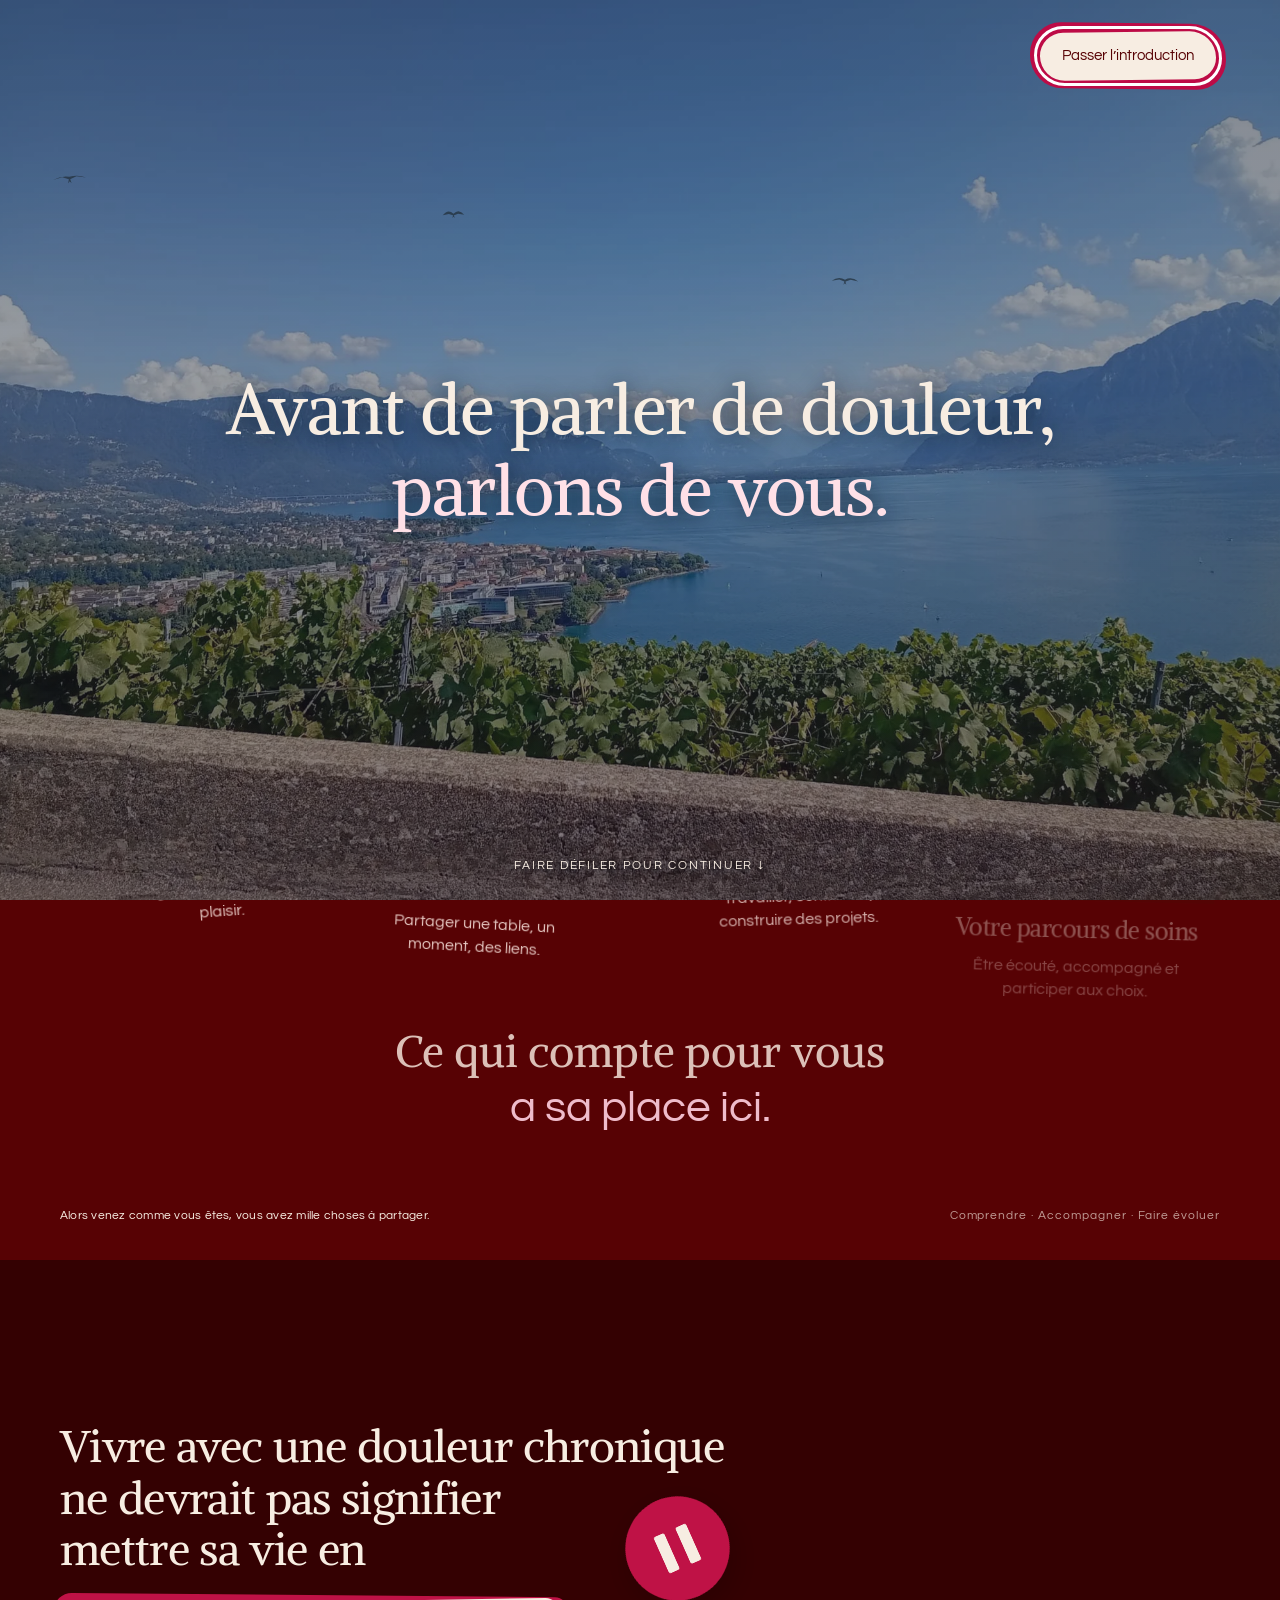
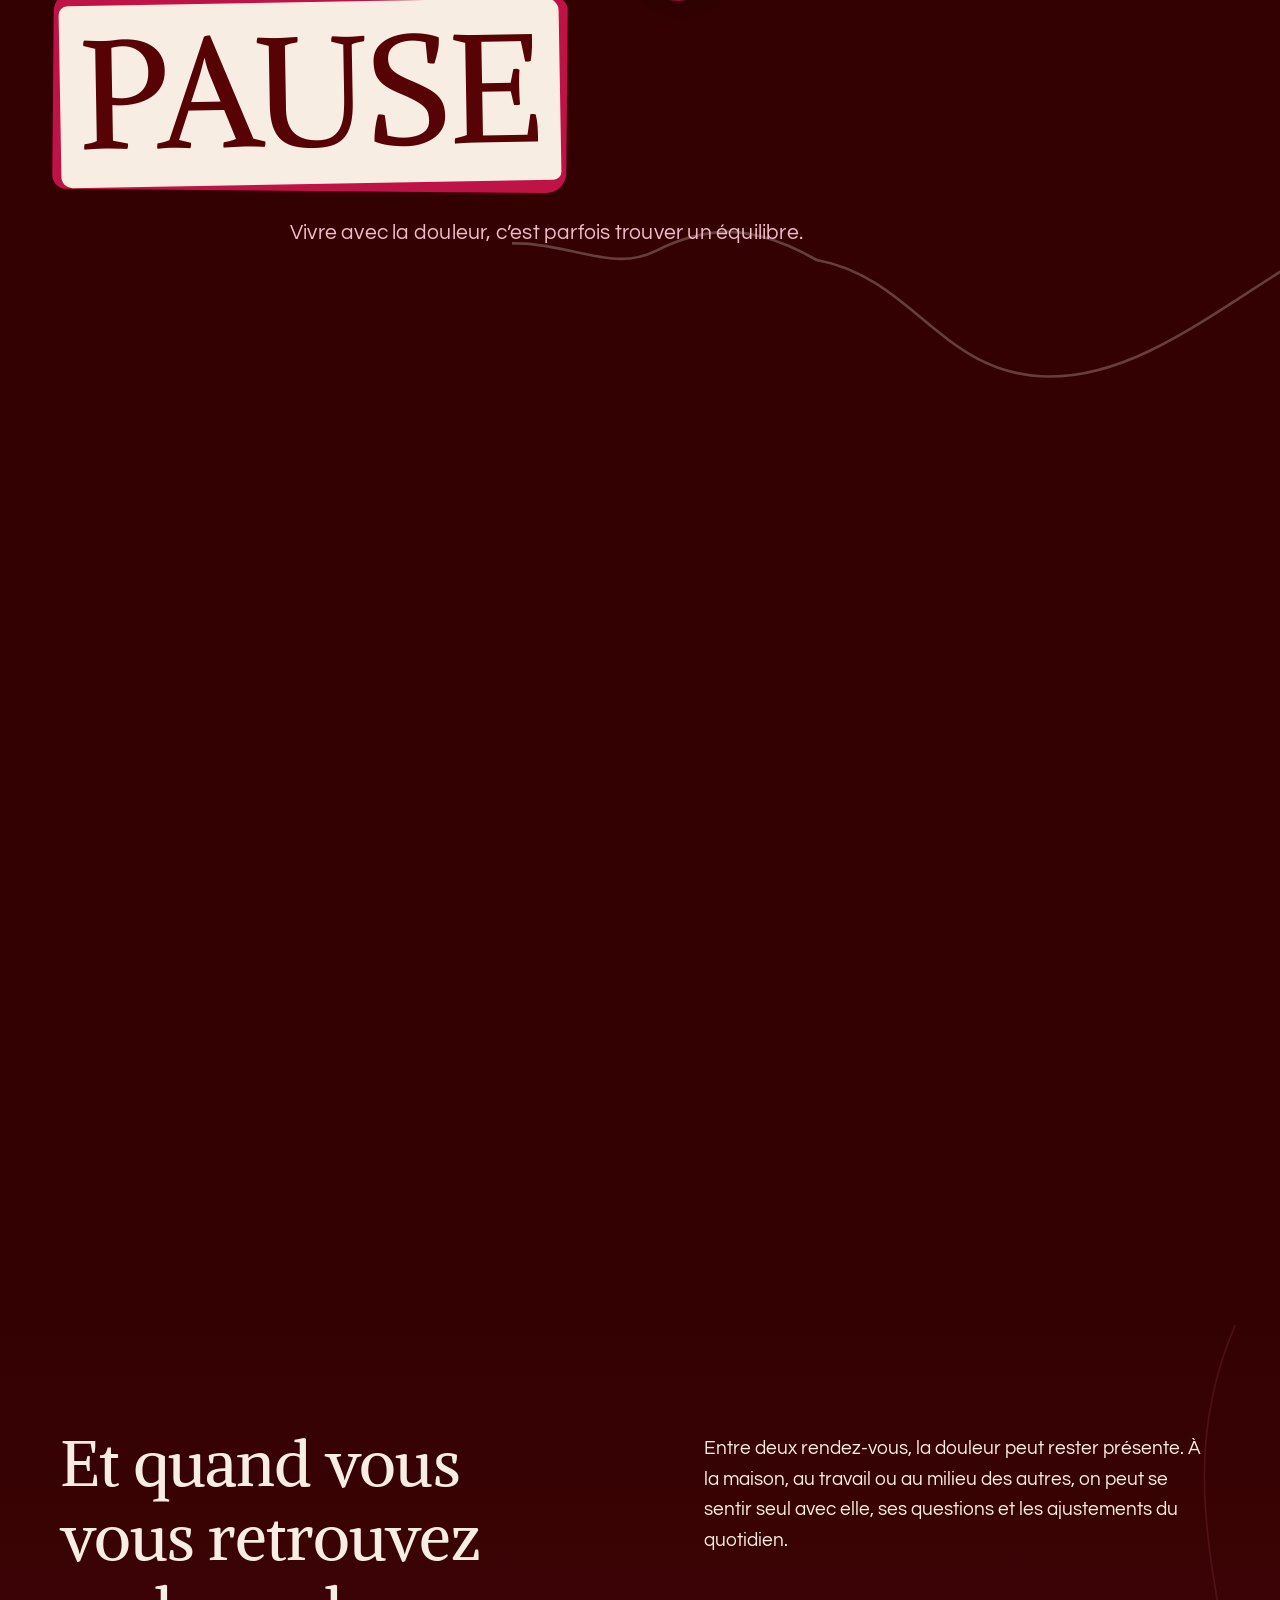
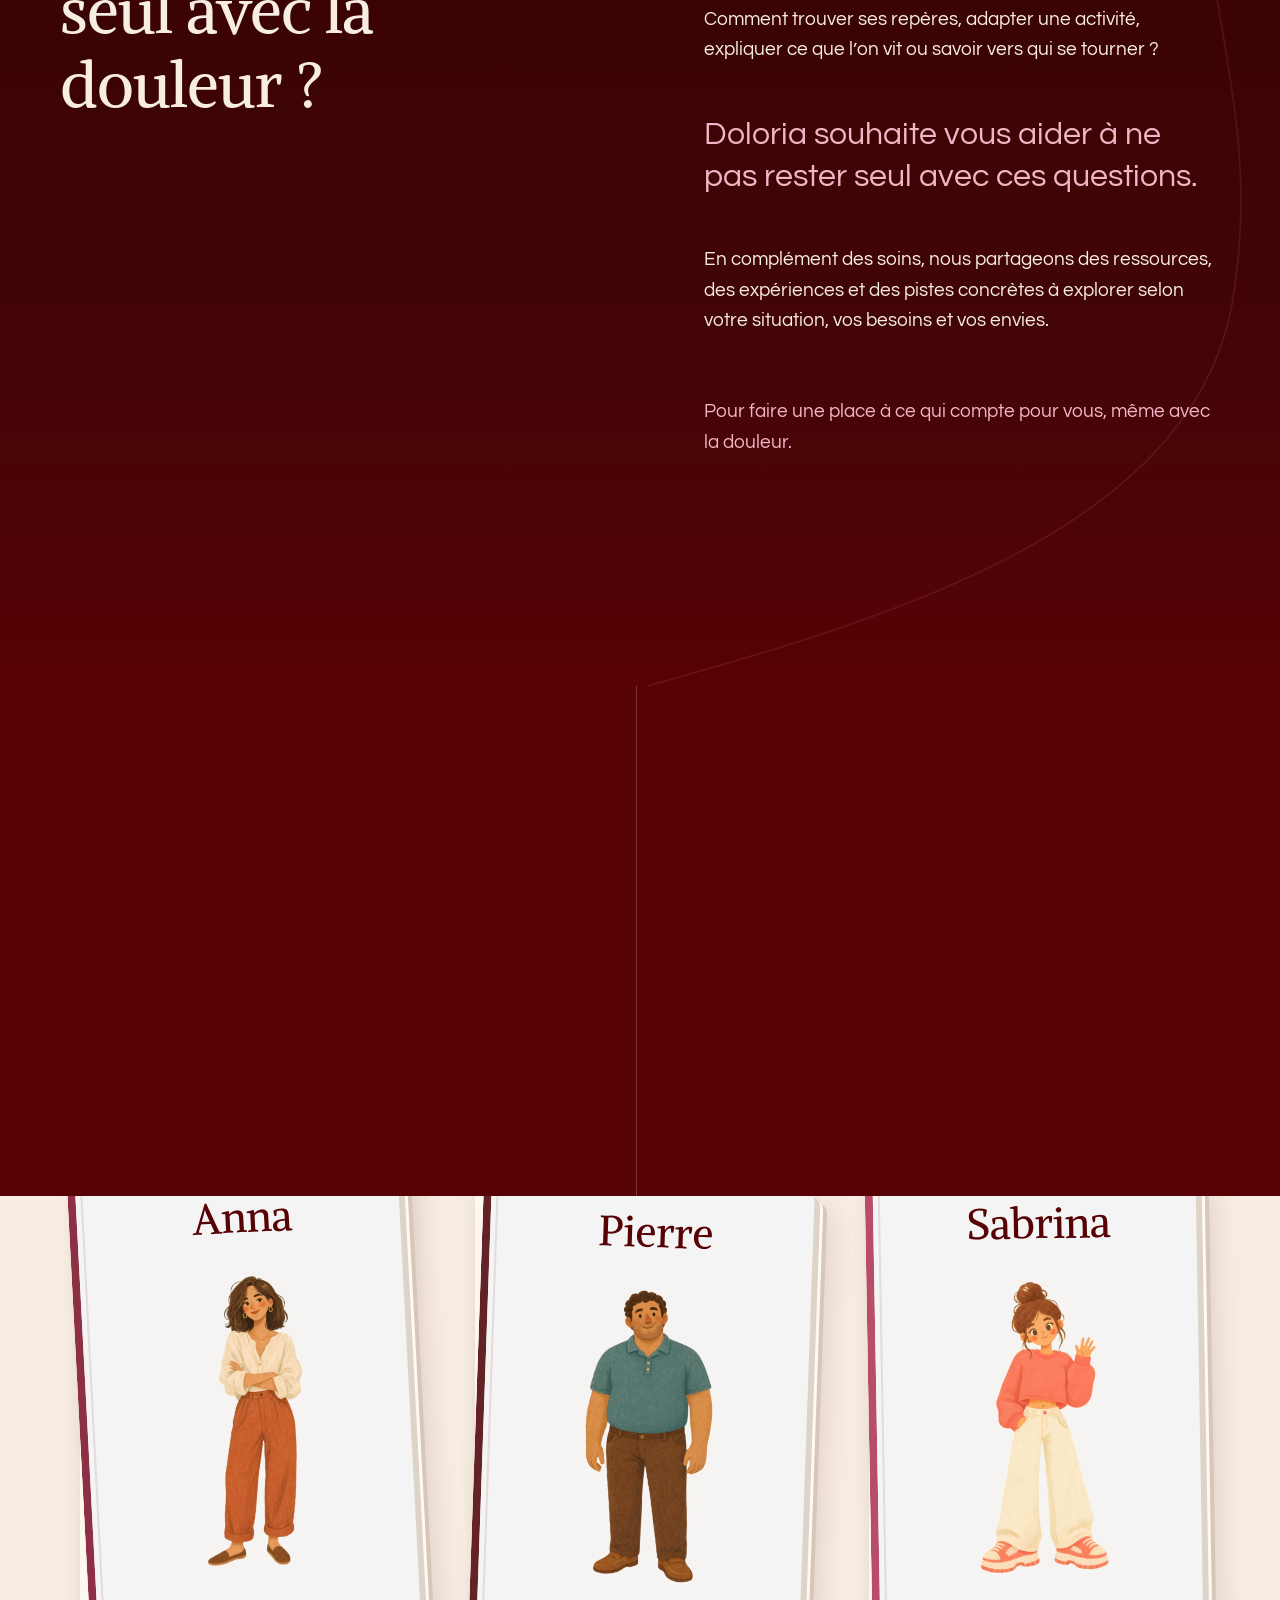
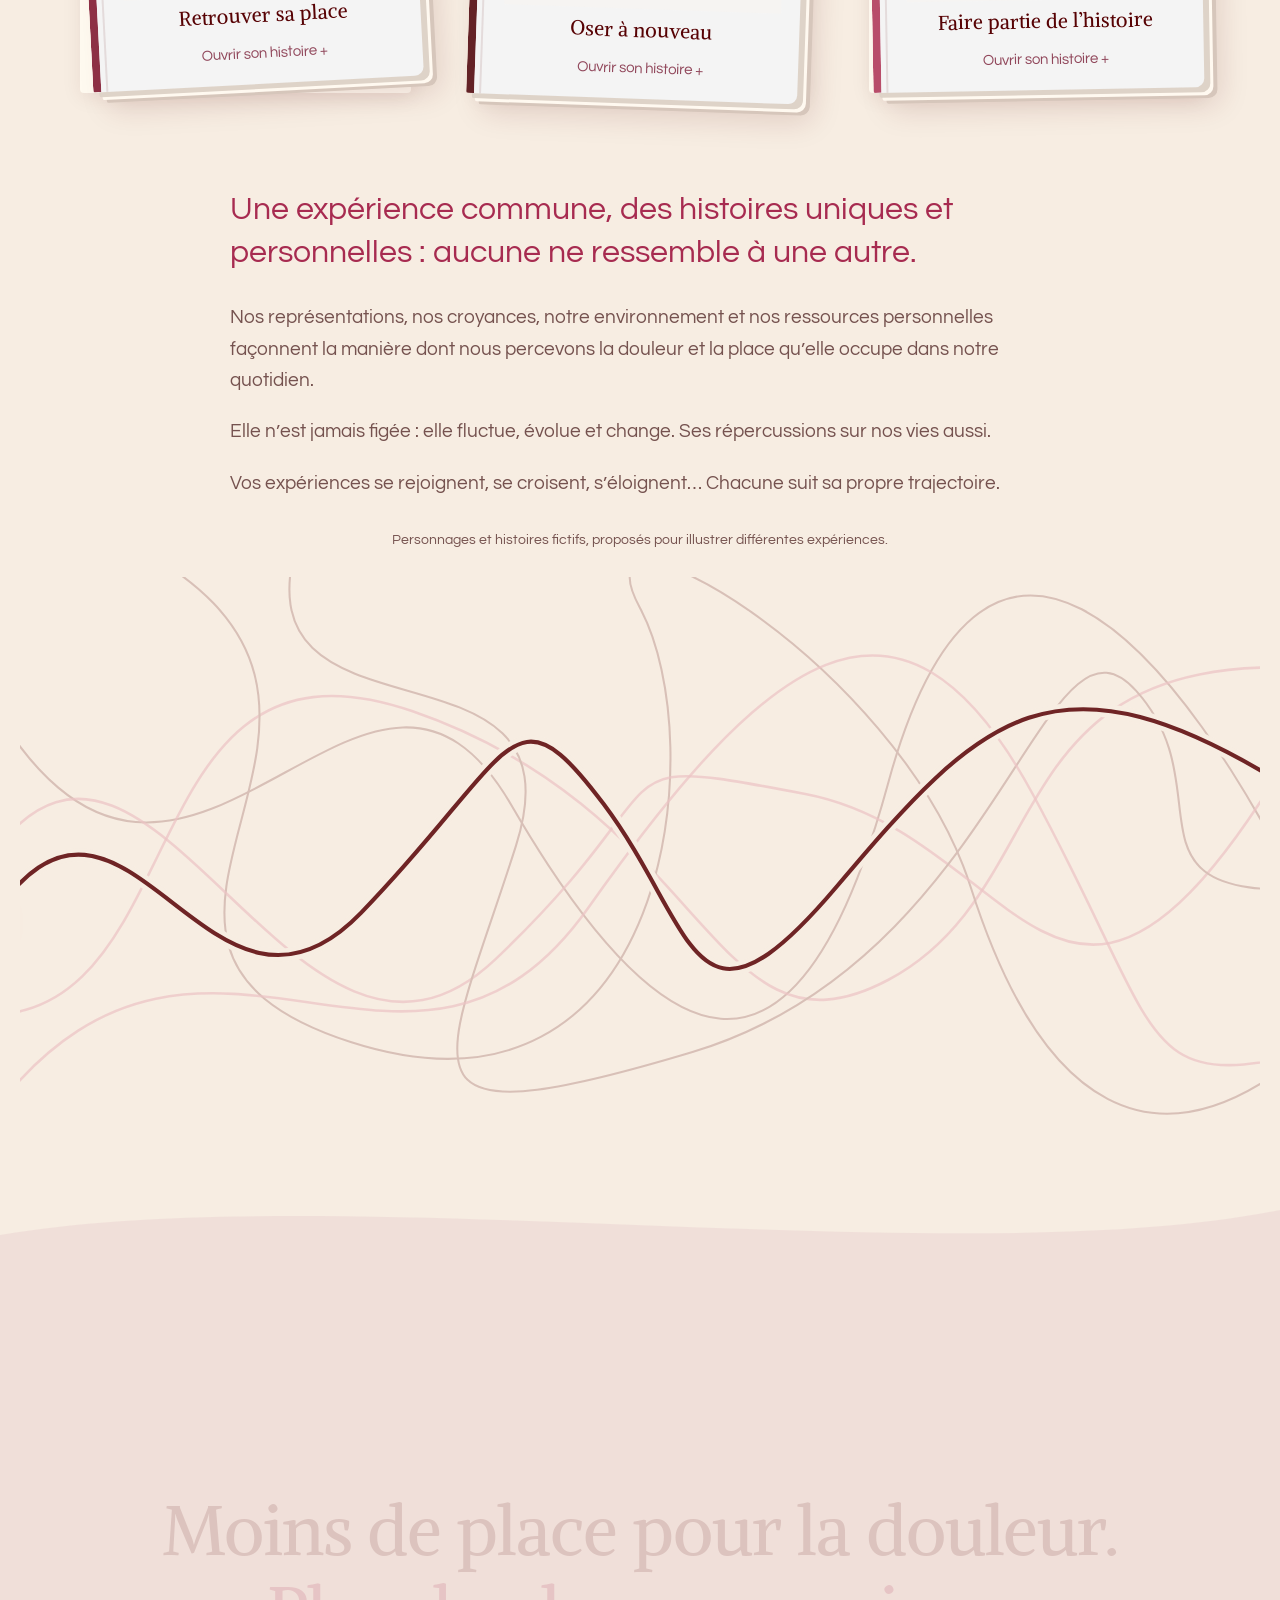
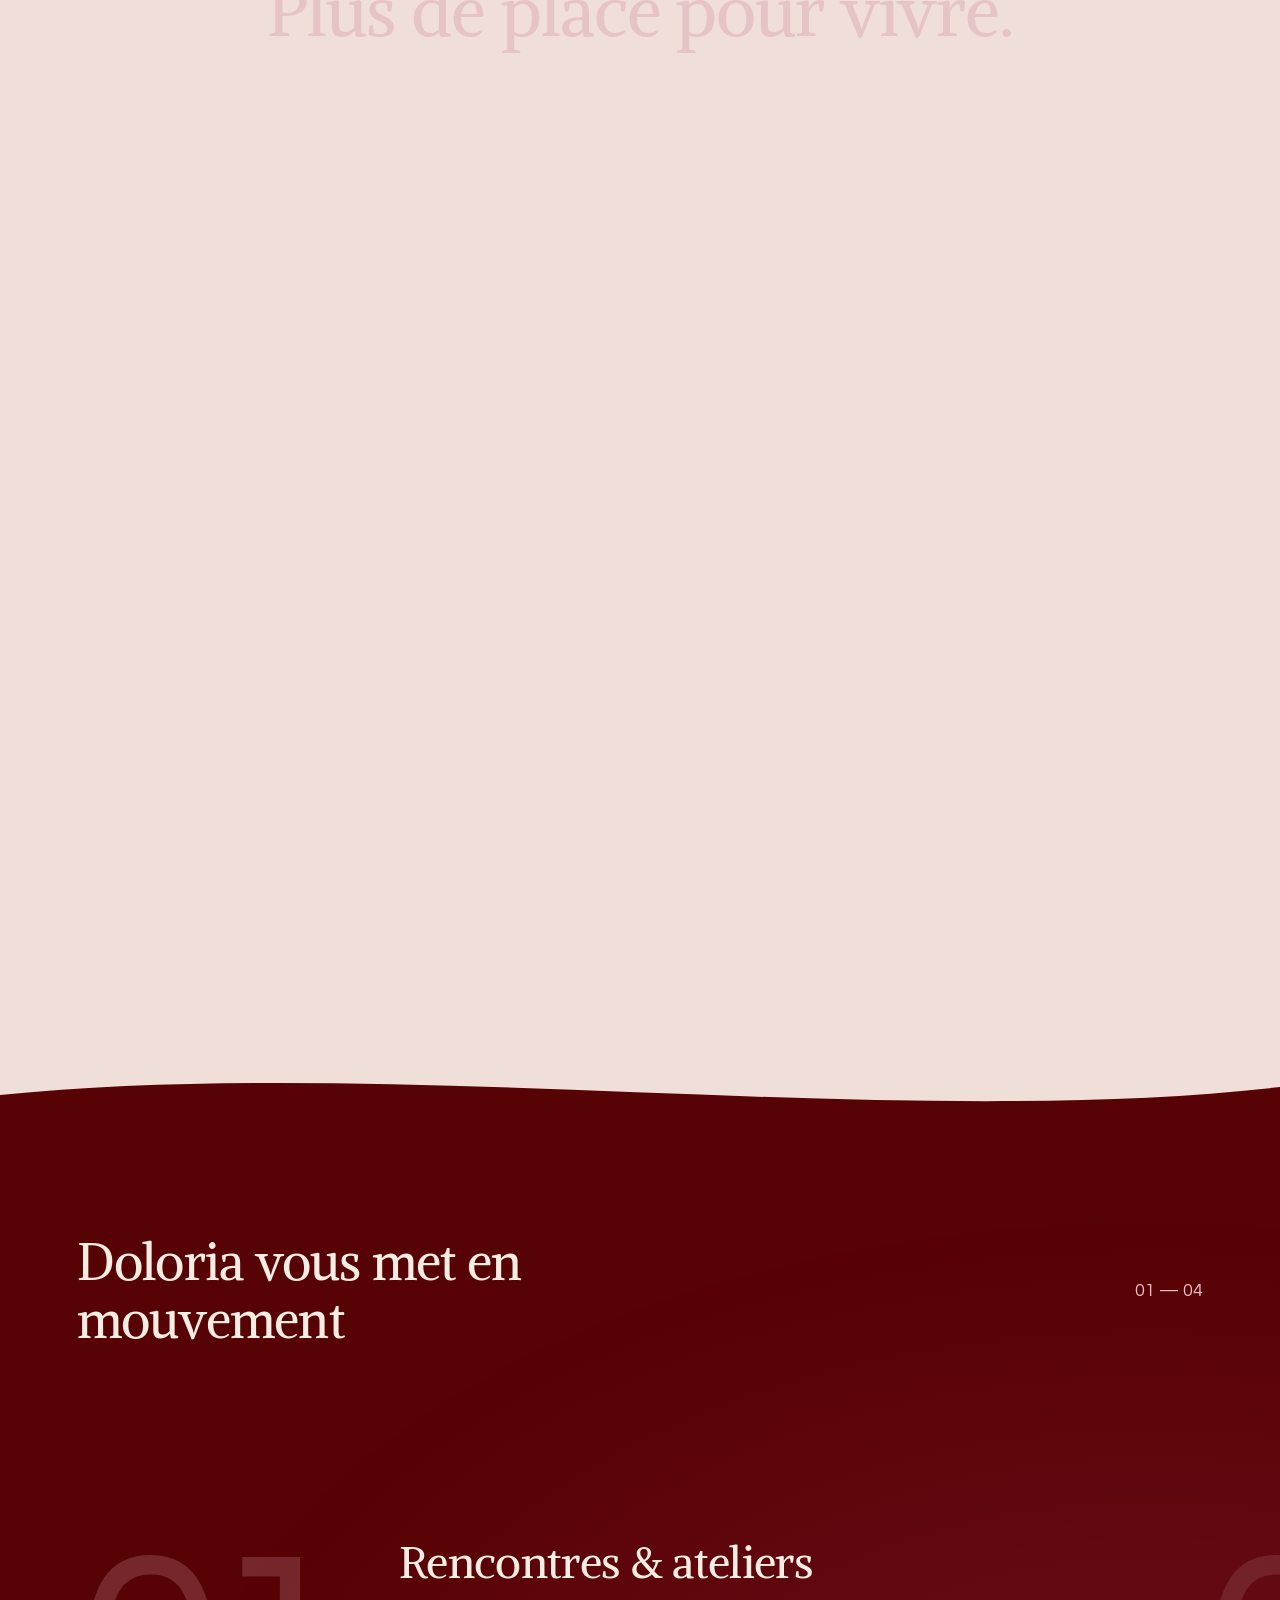
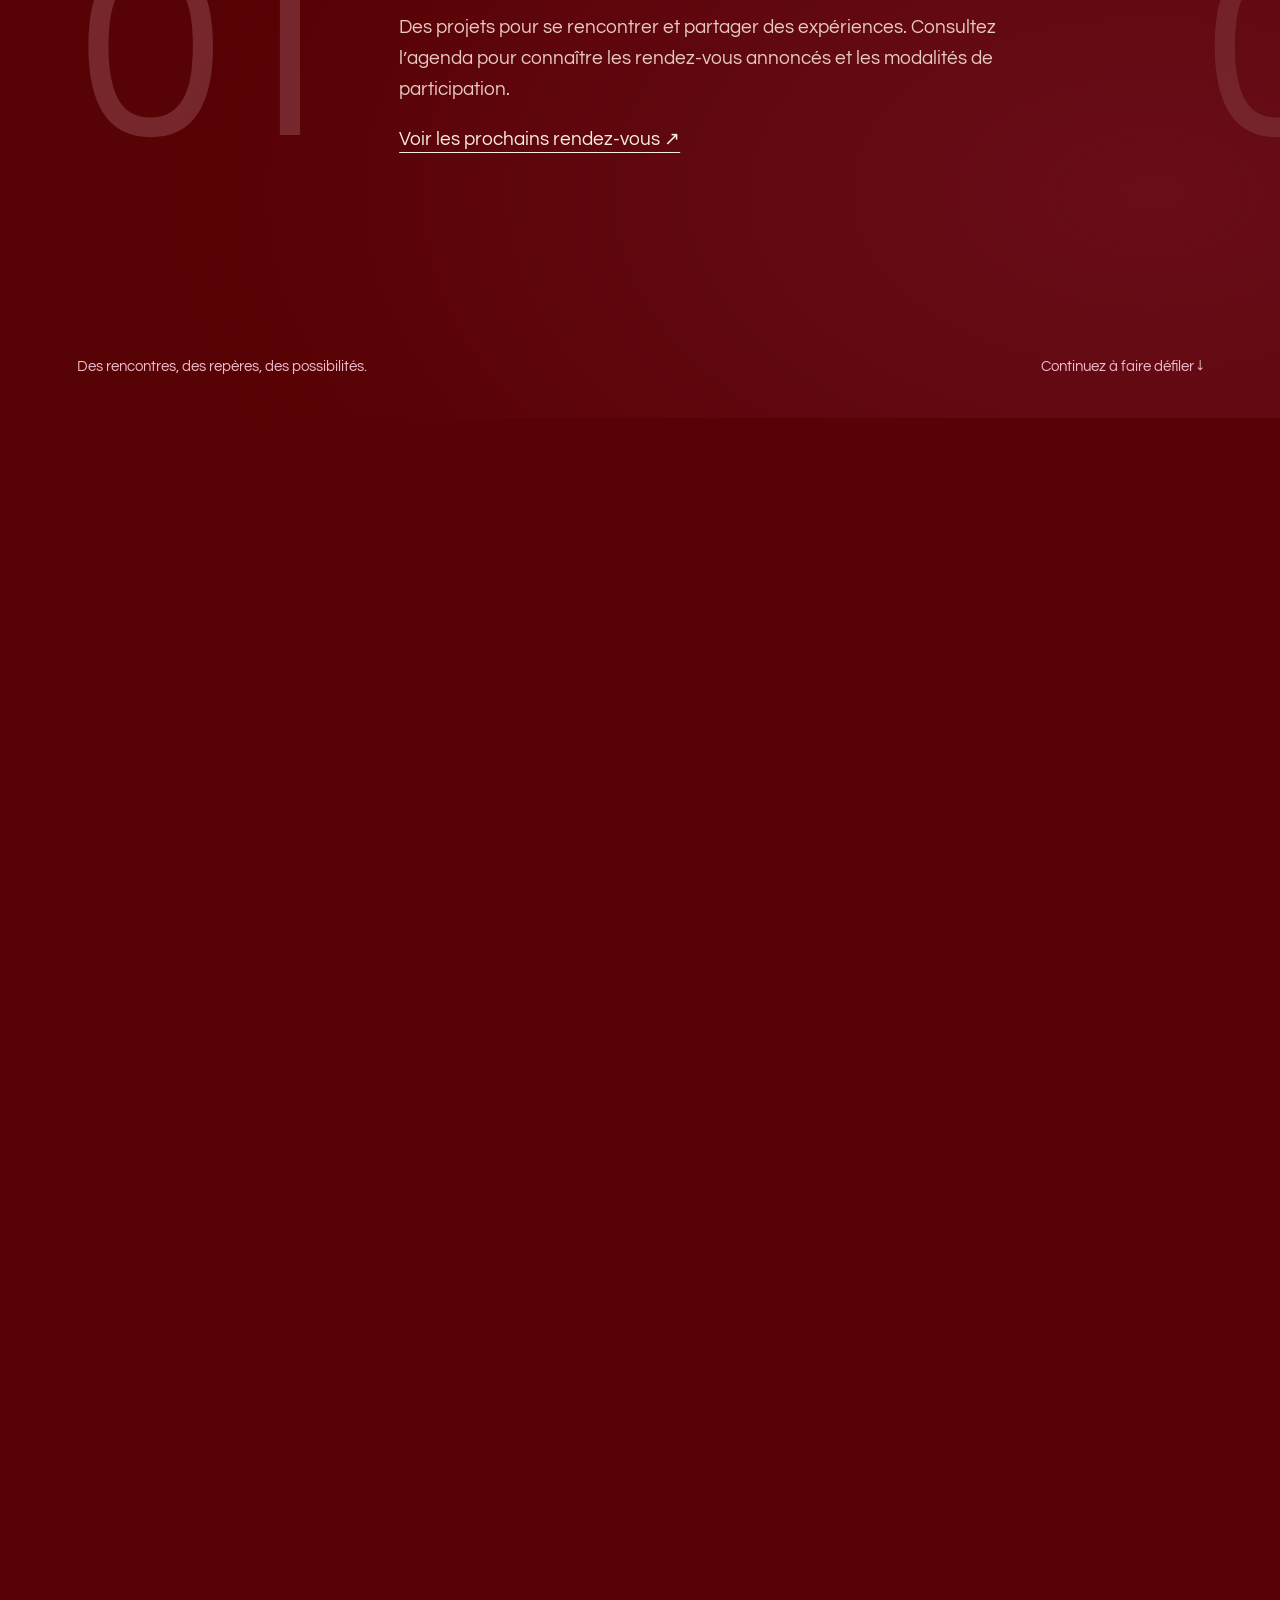
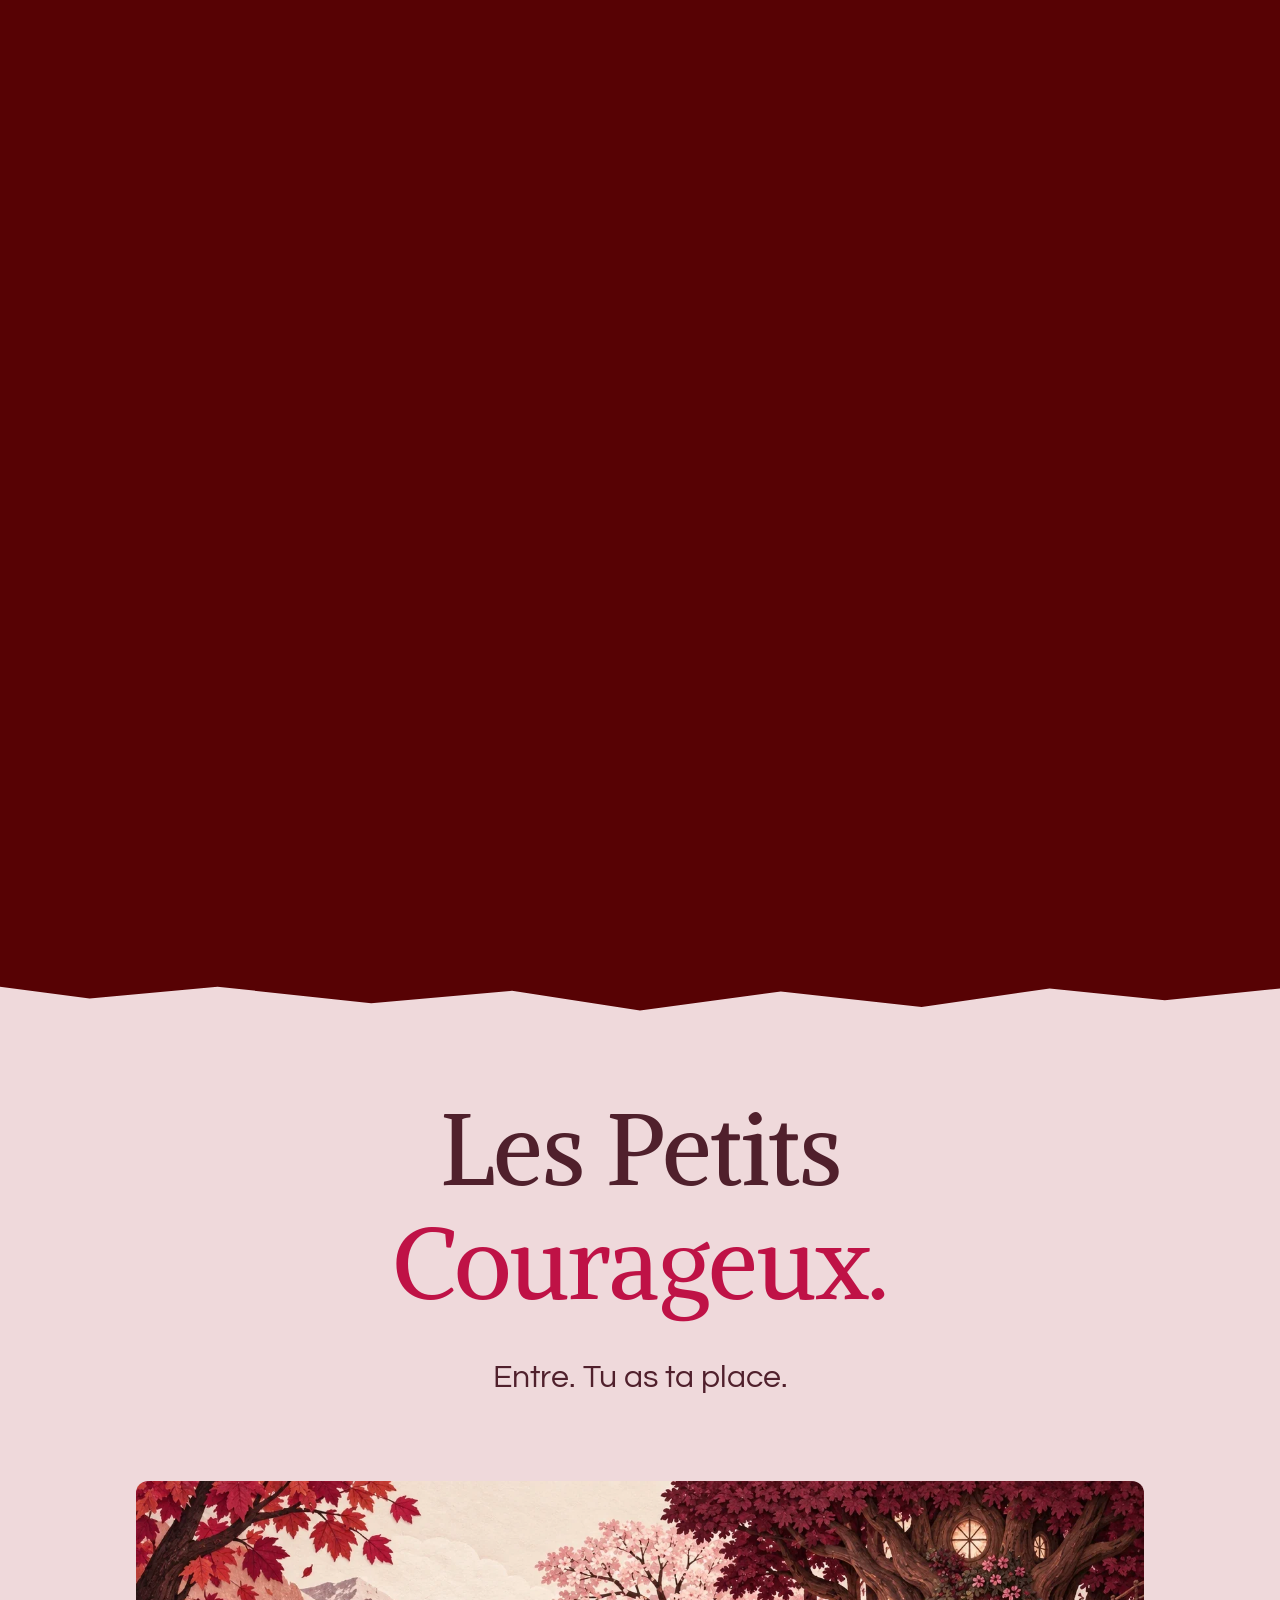
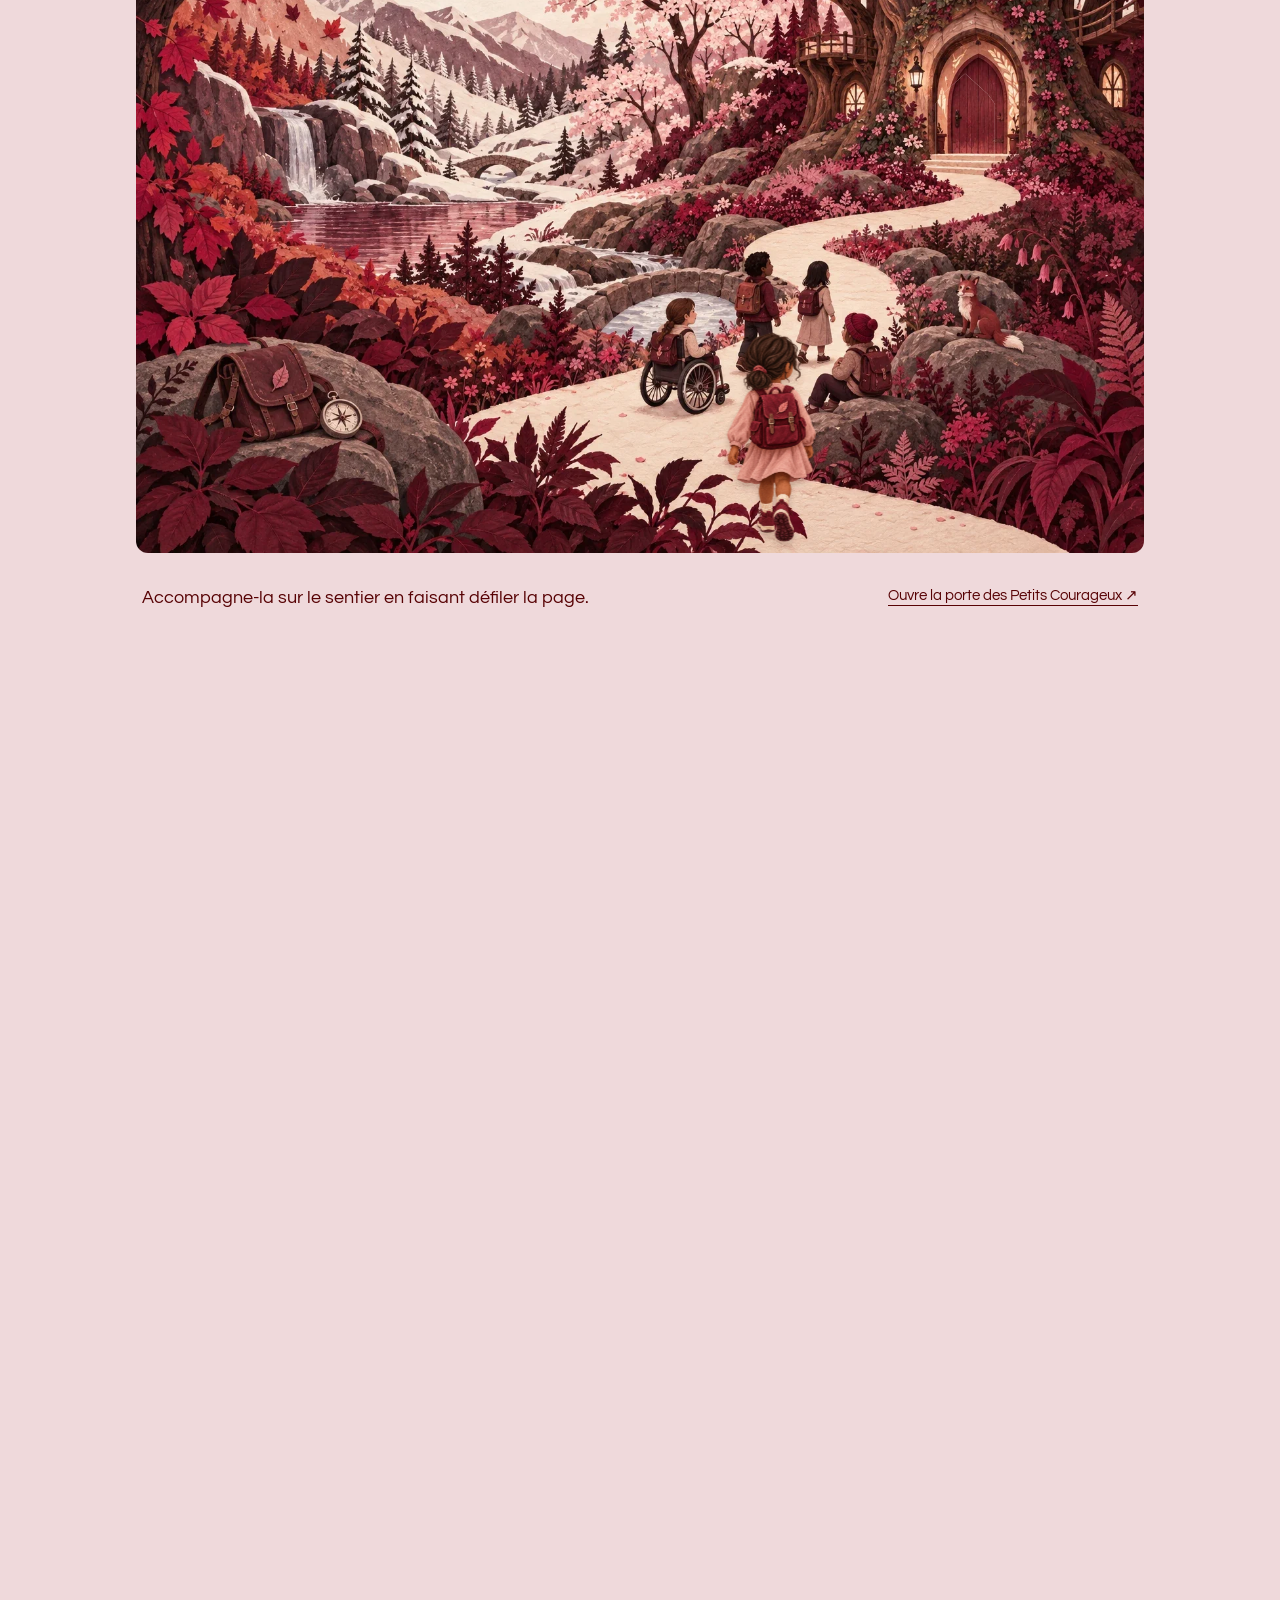
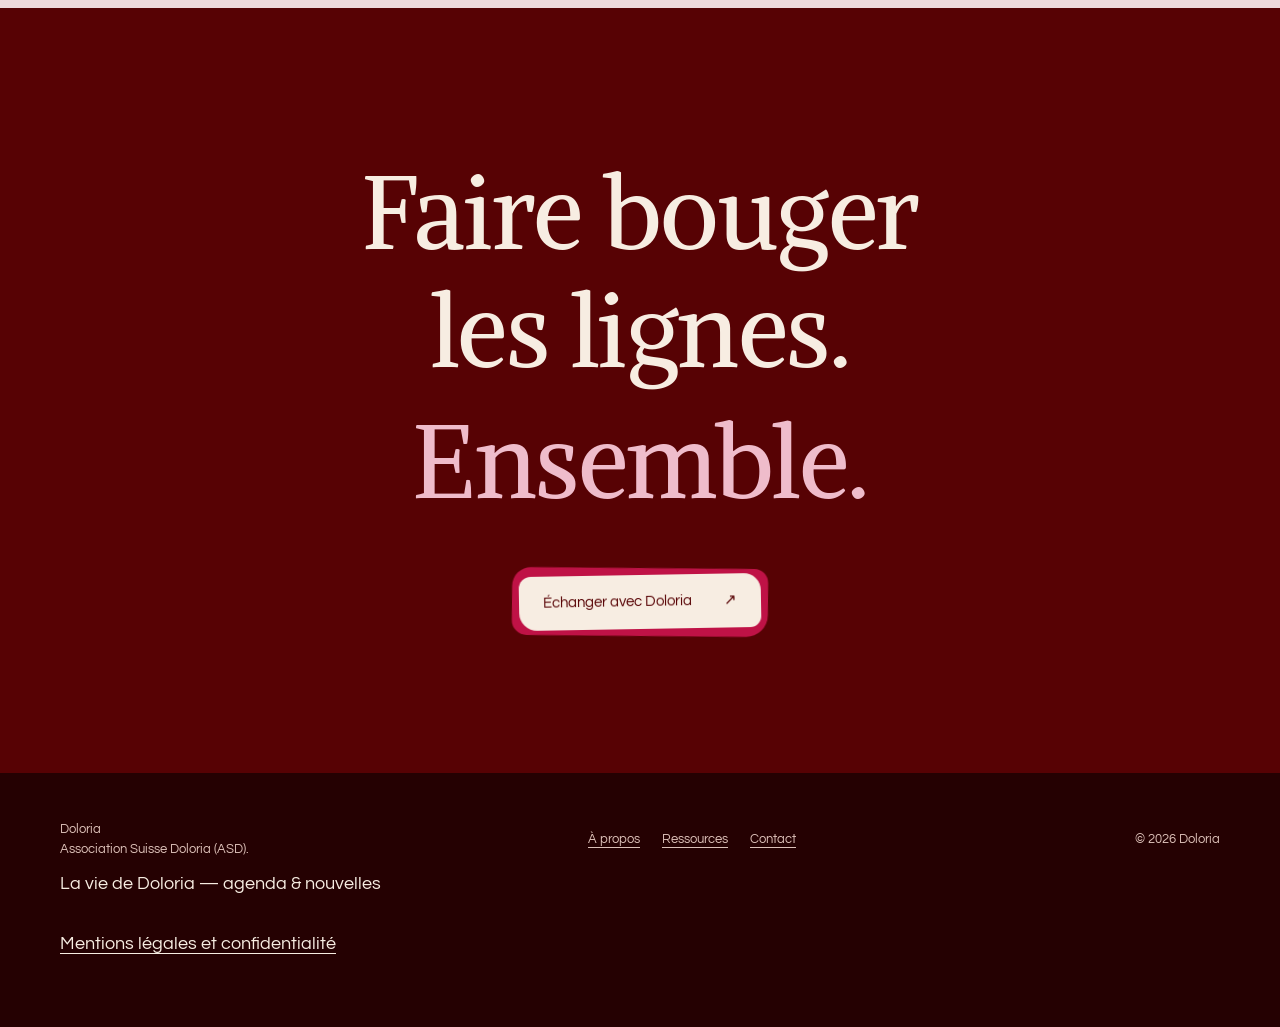
<file: index.html>
<!doctype html>
<html lang="fr">
<head>
<meta charset="utf-8">
<meta name="viewport" content="width=device-width, initial-scale=1">
<meta name="theme-color" content="#570204">
<meta name="description" content="Doloria crée des ressources et développe des rencontres, ateliers et séjours adaptés pour les personnes vivant avec une douleur persistante ou une maladie chronique et leurs proches.">
<title>Doloria — La douleur existe. Votre vie aussi.</title>
<style>
/* DOLORIA — fichier autonome. Les images sont intégrées, aucune installation nécessaire.
   Polices : les polices de marque sont utilisées si présentes sur l'appareil,
   avec des alternatives système. Aucun fichier de police Canva n'est redistribué. */
:root{--wine:#570204;--deep:#340102;--cream:#f7ede2;--rasp:#bf1246;--rose:#efbccb;--muted:#dcc0b8;--ink:#50202c;--page:1240px;--header:100px}
[hidden]{display:none!important}.sr-word{position:absolute;width:1px;height:1px;padding:0;margin:-1px;overflow:hidden;clip-path:inset(50%);white-space:nowrap;border:0}*{box-sizing:border-box}html{scroll-behavior:smooth;scroll-padding-top:calc(var(--header) + 16px)}body{margin:0;background:var(--wine);color:var(--cream);font-family:'Glacial Indifference','Helvetica Neue',Arial,sans-serif;font-size:18px;line-height:1.6}button,a{-webkit-tap-highlight-color:transparent}button{font:inherit}button,a{touch-action:manipulation}a{color:inherit;text-decoration:none}button{cursor:pointer}a:focus-visible,button:focus-visible,summary:focus-visible{outline:3px solid currentColor;outline-offset:7px}::selection{background:var(--rasp);color:white}h1,h2,h3,p{margin:0}h1,h2,h3{font-family:'Swiss 721','Helvetica Neue',Arial,sans-serif;font-weight:400;line-height:1.03;letter-spacing:-.055em}h2{font-size:clamp(2.9rem,6.4vw,6rem)}h3{font-size:1.7rem;letter-spacing:-.025em}p{max-width:660px}svg{display:block}section{scroll-margin-top:20px}.wrap{max-width:var(--page);padding-inline:40px;margin-inline:auto}.eyebrow{text-transform:uppercase;font-size:.78rem;letter-spacing:.18em;line-height:1.5;margin-bottom:30px}.soft{color:var(--muted)}.pill{display:inline-flex;align-items:center;justify-content:space-between;gap:32px;padding:15px 24px;border:1px solid currentColor;border-radius:100px;font-size:.92rem;min-height:52px;transition:background .2s,color .2s}.pill:hover{background:var(--cream);color:var(--wine)}.pill.light{background:var(--cream);color:var(--wine);border-color:var(--cream)}.pill.light:hover{background:var(--rose);border-color:var(--rose)}.skip{position:fixed;top:10px;left:10px;z-index:100;background:var(--cream);color:var(--wine);padding:12px 20px;transform:translateY(-180%)}.skip:focus{transform:none}header{position:sticky;top:0;z-index:30;background:var(--wine);border-bottom:1px solid #ffffff24}.nav{min-height:var(--header);display:flex;align-items:center;gap:30px}.brand{flex-shrink:0;display:flex;align-items:center}.brand img{width:86px;height:86px;object-fit:contain;display:block}.nav-links{display:flex;align-items:center;gap:27px;margin-left:auto;font-size:.85rem}.nav-links a:hover{text-decoration:underline;text-underline-offset:6px}.menu-toggle{display:none}.motion{color:var(--cream);border:1px solid #f7ede259;background:none;border-radius:30px;padding:9px 14px;font-size:.78rem;line-height:1.3;min-height:44px}.motion:hover{background:#ffffff13}.hero{position:relative;min-height:760px;min-height:calc(100svh - var(--header));display:flex;align-items:center;overflow:hidden;padding-block:100px 130px}.hero .wrap{width:100%;position:relative;z-index:2}.hero h1{font-size:clamp(3.6rem,8.3vw,8.1rem);max-width:1100px;line-height:1.02;letter-spacing:-.065em}.hero h1 span{color:var(--rose)}.hero p{font-size:1.05rem;max-width:530px;margin:36px 0;color:var(--muted)}.hero .eyebrow{display:flex;align-items:center;gap:12px}.live-dot{height:7px;width:7px;background:#ff5b70;box-shadow:0 0 16px #ff5971;border-radius:50%}.hero-line{position:absolute;right:-13%;bottom:0;width:75%;height:60%;opacity:.65;pointer-events:none}.line{fill:none;stroke:var(--cream);stroke-width:3;stroke-linecap:round}.dot{fill:#ff5266;filter:drop-shadow(0 0 9px #ff5266)}.hero-foot{position:absolute;bottom:30px;left:0;width:100%;font-size:.75rem;letter-spacing:.08em}.hero-foot .wrap{display:flex;justify-content:space-between}.hero-foot span:last-child{opacity:.65}
/* La section reste lisible sans JavaScript. L'espace de scroll supplémentaire
   n'est activé que lorsque l'animation est autorisée et l'écran assez haut. */
.pause-section{background:var(--cream);color:var(--wine);position:relative}.pause-stage{padding-block:110px;position:relative;overflow:hidden}.pause-inner{position:relative;z-index:2}.pause-heading{font-size:clamp(2.5rem,5.2vw,5rem);max-width:1000px}.pause-display{display:flex;align-items:center;gap:35px;margin:25px 0}.pause-word{font-size:clamp(5rem,17vw,16rem);font-weight:500;letter-spacing:-.09em;line-height:1;color:var(--rasp)}.pause-medallion{width:clamp(80px,15vw,185px);aspect-ratio:1;border-radius:50%;background:var(--wine);color:var(--cream);display:flex;align-items:center;justify-content:center;gap:12%;flex-shrink:0;box-shadow:0 15px 40px #57020420;will-change:transform}.pause-medallion i{display:block;width:11%;height:38%;background:currentColor;border-radius:3px}.pause-caption{font-size:1.05rem;max-width:630px;color:#75524f}.pause-caption strong{font-weight:500;color:var(--wine)}.pause-track{position:absolute;right:-10%;bottom:0;width:70%;height:50%;opacity:.2;pointer-events:none}.pause-track .line{stroke:var(--rasp)}.pause-status{font-size:.78rem;text-transform:uppercase;letter-spacing:.16em;margin-top:32px;min-height:1.5em}.moving .pause-section{height:185svh;min-height:1050px}.moving .pause-stage{position:sticky;top:var(--header);height:calc(100svh - var(--header));min-height:560px;display:flex;align-items:center;padding-block:45px}.moving .pause-inner{width:100%}.moving .pause-stage{padding-block:25px}.moving .pause-heading{font-size:clamp(2rem,3.5vw,3.1rem)}.moving .pause-word{font-size:clamp(4rem,12vw,10rem)}.moving .pause-medallion{width:clamp(65px,12vw,145px)}.moving .pause-display{margin:16px 0}.moving .pause-inner .eyebrow{margin-bottom:18px}.moving .pause-status{margin-top:18px}.moving .pause-caption{font-size:.95rem}.pause-section.is-paused .pause-status{color:var(--rasp)}
.understand{padding-block:125px}.section-intro{display:grid;grid-template-columns:1.1fr .9fr;gap:100px;align-items:end;margin-bottom:70px}.section-intro p{color:var(--muted);font-size:1rem}.understand-grid{display:grid;grid-template-columns:repeat(3,1fr);gap:42px}.understand-grid article{border-top:1px solid #f7ede24d;padding-top:23px}.number{display:block;color:var(--rose);font-size:.82rem;margin-bottom:45px}.understand-grid h3{margin-bottom:20px;max-width:300px}.understand-grid p{font-size:1rem;color:var(--muted)}.journey{background:var(--cream);color:var(--wine);padding-block:115px 145px;position:relative;overflow:hidden}.journey h2{max-width:1000px}.journey h2 span{color:var(--rasp)}.journey-bottom{display:grid;grid-template-columns:1fr 1fr;gap:90px;margin-top:70px;position:relative;z-index:1}.journey-bottom p{font-size:1rem;color:#75524f}.journey-line{height:170px;width:100%;margin-top:35px}.journey-line .line{stroke:var(--wine);opacity:.35}.breathe{padding-block:110px;text-align:center}.breathe h2{max-width:950px;margin:auto;font-size:clamp(2.7rem,5.5vw,5.2rem)}.breathe h2 span{color:var(--rose)}
/* LES PETITS COURAGEUX : une traversée illustrée, puis retour au bordeaux. */
.kids{background:#efd9db;color:var(--ink);position:relative;isolation:isolate}.kids::before{content:'';position:absolute;top:-1px;left:0;right:0;height:34px;background:var(--wine);clip-path:polygon(0 0,100% 0,100% 35%,91% 70%,82% 35%,72% 90%,61% 44%,50% 100%,40% 42%,29% 79%,17% 30%,7% 65%,0 30%);z-index:3}.kids-intro{padding-top:115px;padding-bottom:50px;text-align:center;position:relative;z-index:2}.kids .eyebrow{color:#83324c}.kids-intro h2{font-family:Georgia,serif;font-size:clamp(3.5rem,7.8vw,7rem);font-weight:400;letter-spacing:-.06em;line-height:.97}.kids-intro h2 em{font-weight:400;color:var(--rasp)}.kids-intro p{margin:30px auto 0;max-width:580px;font-size:1.05rem}.handnote{font-family:Georgia,serif;font-style:italic;font-size:1.2rem}.forest-figure{margin:0;position:relative;overflow:hidden}.forest-figure img{width:100%;height:auto;display:block;aspect-ratio:1.5;object-fit:cover}.forest-figure::before{content:'';position:absolute;inset:0 0 auto;height:60px;background:linear-gradient(#efd9db,transparent);z-index:1}.forest-caption{position:absolute;bottom:7%;left:8%;background:var(--cream);border-radius:2px 18px 18px 18px;padding:24px 30px;box-shadow:5px 8px 0 #5702041a;max-width:350px;transform:rotate(-3deg);font:1.3rem/1.4 Georgia,serif;color:var(--wine)}.season-journey{position:relative;background:#f4e5df;padding-block:85px 105px}.season-header{display:flex;justify-content:space-between;align-items:end;gap:40px;margin-bottom:60px}.season-header h3{font:clamp(2.3rem,4.3vw,3.7rem)/1.05 Georgia,serif;letter-spacing:-.045em;max-width:620px}.season-header p{max-width:280px;font-size:.95rem}.season-path{position:absolute;left:calc(50% - 70px);top:230px;bottom:150px;width:140px;border-left:2px dashed #a9596b66;transform:rotate(9deg);pointer-events:none}.season-stop{position:relative;display:grid;grid-template-columns:1fr 1fr;gap:110px;align-items:center;padding:40px 0;min-height:230px}.season-stop:nth-of-type(even) .season-label{order:2}.season-label{font:clamp(2.8rem,5vw,4.6rem)/1 Georgia,serif;letter-spacing:-.06em;color:#83324c;display:flex;gap:20px;align-items:center}.season-label span{font: .8rem/1.5 'Helvetica Neue',Arial,sans-serif;letter-spacing:.08em;display:inline-flex;width:50px;height:50px;border:1px solid #a9596b80;border-radius:50%;align-items:center;justify-content:center;flex-shrink:0}.season-stop h4{font-size:1.35rem;line-height:1.25;font-weight:500;margin:0 0 14px}.season-stop p{font-size:1rem;max-width:400px}.season-stop small{display:block;margin-top:17px;color:#7d4152;font-size:.86rem;font-style:italic}.season-note{border-top:1px solid #a9596b50;padding-top:32px;text-align:center;margin-top:40px}.season-note p{margin:auto;max-width:780px}.gateway{padding-block:90px 110px;background:#dab9c4;text-align:center;position:relative}.gateway-inner{border:1px solid #83324c6b;border-radius:50% 50% 10px 10px / 28% 28% 10px 10px;max-width:850px;margin:auto;padding:100px 45px 55px;background:#f7ede26e}.gateway h3{font:clamp(2.7rem,5vw,4.7rem)/1.05 Georgia,serif;letter-spacing:-.055em;margin-bottom:24px}.gateway p{margin:0 auto 30px;max-width:510px}.gateway .pill{background:var(--wine);color:var(--cream);border-color:var(--wine)}.gateway .pill:hover{background:var(--rasp)}.gateway .audiences{font-size:.8rem;margin-top:28px;margin-bottom:0;letter-spacing:.08em}.portal-details{max-width:680px;margin:32px auto 0;text-align:left}.portal-details summary{cursor:pointer;min-height:48px;padding:12px 0;font-size:.95rem}.portal-details p{font-size:.95rem;margin:10px 0 20px}.portal-details[open]{border-top:1px solid #83324c66}.return{background:var(--wine);padding-block:100px 20px}.return .eyebrow{color:var(--rose)}.return p{font:clamp(2rem,4vw,3.4rem)/1.15 'Helvetica Neue',Arial,sans-serif;letter-spacing:-.04em;max-width:800px}.actions{padding-block:90px 120px}.actions h2{margin-bottom:60px}.action-row{display:grid;grid-template-columns:50px 1fr 1fr;gap:35px;border-top:1px solid #f7ede24d;padding:35px 0;align-items:start}.action-row:last-child{border-bottom:1px solid #f7ede24d}.action-row .number{margin:4px 0 0}.action-row p{font-size:1rem;color:var(--muted)}.contact{background:var(--cream);color:var(--wine);padding-block:100px}.contact-inner{display:flex;justify-content:space-between;align-items:end;gap:50px}.contact h2{max-width:650px}.contact .pill{background:var(--wine);color:var(--cream);flex-shrink:0}.contact .pill:hover{background:var(--rasp)}footer{padding-block:45px}.footer-inner{display:flex;justify-content:space-between;gap:30px;align-items:center;font-size:.8rem;color:var(--muted)}.footer-inner p{max-width:340px}.footer-links{display:flex;gap:22px;flex-wrap:wrap}.footer-links a{text-decoration:underline;text-underline-offset:4px}.no-motion .pause-medallion{transform:none!important}.no-motion .hero-line,.no-motion .journey-line{transform:none!important}
@media(min-width:1600px){.forest-figure{max-height:1050px}.forest-figure img{object-position:center 60%}}
@media(max-width:1000px){:root{--header:88px}.wrap{padding-inline:28px}.nav{gap:18px}.nav-links{gap:17px;font-size:.8rem}.brand img{width:74px;height:74px}.nav-links .nav-contact{display:none}.section-intro{gap:40px}.understand-grid{gap:24px}.season-stop{gap:65px}.hero{min-height:740px}.action-row{grid-template-columns:35px 1fr 1fr;gap:22px}}
@media(max-width:760px){:root{--header:78px}body{font-size:16px}.wrap{padding-inline:22px}.brand img{height:68px;width:68px}.nav{gap:12px}.motion{margin-left:auto;font-size:.72rem;padding:8px 11px}.menu-toggle{display:block;background:none;border:1px solid #f7ede259;color:var(--cream);border-radius:30px;min-height:44px;padding:8px 15px;font-size:.85rem}.nav-links{position:absolute;top:100%;left:0;right:0;background:var(--wine);padding:18px 25px 25px;border-bottom:1px solid #ffffff44;display:flex;flex-direction:column;align-items:stretch;gap:0;font-size:1rem}.js .nav-links:not(.open){display:none}.nav-links a{padding:13px 0}.nav-links .nav-contact{display:block}html:not(.js) header{position:relative}html:not(.js) .nav{flex-wrap:wrap}html:not(.js) .nav-links{position:static;flex-basis:100%}.hero{min-height:700px;padding-block:75px 110px}.hero h1{font-size:clamp(3.4rem,10.5vw,5rem)}.hero .eyebrow{font-size:.67rem;letter-spacing:.12em}.hero p{font-size:1rem}.hero-line{width:140%;right:-40%;height:35%;opacity:.4}.hero-foot span:last-child{display:none}.pause-stage{padding-block:85px}.pause-heading{font-size:2.5rem}.pause-display{gap:20px;margin:30px 0}.pause-word{font-size:19vw}.pause-medallion{width:19vw}.pause-caption{font-size:.95rem}.pause-status{font-size:.67rem}.moving .pause-stage{min-height:520px}.understand,.journey{padding-block:80px}.section-intro{grid-template-columns:1fr;gap:30px;margin-bottom:45px}.understand-grid{grid-template-columns:1fr;gap:40px}.number{margin-bottom:20px}.understand-grid h3{max-width:none}.journey-bottom{grid-template-columns:1fr;gap:25px;margin-top:35px}.journey-line{height:110px}.breathe{padding-block:75px}.kids-intro{padding-top:85px;padding-bottom:30px}.kids-intro h2{font-size:clamp(3.3rem,12vw,5.5rem)}.kids-intro p{font-size:1rem}.forest-figure img{aspect-ratio:1;object-position:52% center}.forest-caption{font-size:1rem;left:5%;bottom:5%;max-width:235px;padding:16px 20px}.season-journey{padding-block:65px}.season-header{display:block;margin-bottom:30px}.season-header p{margin-top:25px;max-width:none}.season-path{left:44px;top:275px;bottom:190px;transform:none;width:1px}.season-stop{display:block;min-height:0;padding:30px 0 25px 45px}.season-label{font-size:2.6rem;position:relative;margin-bottom:22px}.season-label span{position:absolute;left:-63px;width:36px;height:36px;background:#f4e5df}.season-stop h4{font-size:1.23rem}.season-stop p{font-size:1rem}.season-note{text-align:left}.gateway{padding-block:60px}.gateway-inner{padding:75px 22px 35px;border-radius:48% 48% 10px 10px / 18% 18% 10px 10px}.gateway h3{font-size:2.8rem}.gateway .pill{font-size:.9rem;gap:15px;padding:15px 20px}.gateway .audiences{letter-spacing:.015em}.return{padding-top:75px}.actions{padding-block:65px 80px}.actions h2{margin-bottom:40px}.action-row{grid-template-columns:30px 1fr;gap:13px;padding:28px 0}.action-row p{grid-column:2}.contact{padding-block:75px}.contact-inner{display:block}.contact .pill{margin-top:35px}.footer-inner{display:block}.footer-links{margin-block:25px;gap:18px}}
@media(prefers-reduced-motion:reduce){html{scroll-behavior:auto}*,*::before,*::after{animation:none!important;transition:none!important}.pause-medallion{transform:none!important}.moving .pause-section{height:auto;min-height:0}.moving .pause-stage{position:relative;height:auto;min-height:0;padding-block:85px}}
@media print{header,.motion,.hero-foot{display:none}.moving .pause-section{height:auto;min-height:0}.moving .pause-stage{position:static;height:auto;min-height:0}.pause-medallion{transform:none!important}body{background:white;color:#570204}.wrap{padding-inline:20px}section{break-inside:auto}a{text-decoration:underline}}

/* Le décor garde son ratio : porte et personnage restent alignés à chaque largeur. */
.forest-scroll{position:relative;background:#efd9db}
.forest-pin{padding:20px 22px 35px}
.interactive-forest{max-width:1140px;margin:0 auto;overflow:visible}
.forest-canvas{position:relative;isolation:isolate;aspect-ratio:1.5;overflow:hidden;border-radius:12px}
.interactive-forest::before{display:none}
.forest-canvas .forest-background{display:block;width:100%;height:100%;aspect-ratio:1.5;object-fit:fill}
.forest-canvas .walking-child{position:absolute;left:82.2%;top:43%;width:13%;height:auto;aspect-ratio:auto;object-fit:contain;z-index:4;transform:translate(-50%,-100%) scale(.44);transform-origin:50% 100%;pointer-events:none;filter:drop-shadow(0 4px 3px #34010235);will-change:left,top,transform}
.forest-door{position:absolute;left:79.3%;top:28.6%;width:5.9%;height:13.2%;z-index:5;perspective:500px;display:block;isolation:isolate;border-radius:50% 50% 0 0 / 28% 28% 0 0}
.forest-door::after{content:'';position:absolute;inset:-7px;border:2px solid #f7ede2;opacity:0;border-radius:50% 50% 0 0 / 28% 28% 0 0;transition:opacity .2s;pointer-events:none}
.forest-door:hover::after,.forest-door:focus-visible::after,.at-door .forest-door::after{opacity:1}
.door-light,.door-leaf{position:absolute;inset:0;display:block;clip-path:polygon(0 100%,0 34%,12% 23%,50% 0,88% 23%,100% 34%,100% 100%)}
.door-light{background:radial-gradient(ellipse at bottom,#fff9f1,#f7ede2 60%,#dcb1bf);box-shadow:0 0 35px #f7ede2}
.door-leaf{overflow:hidden;transform-origin:0 50%;transition:transform .85s cubic-bezier(.2,.65,.3,1);backface-visibility:hidden}
.door-leaf img{position:absolute!important;width:1694.9153%!important;height:757.5758%!important;max-width:none!important;left:-1344.0678%;top:-216.6667%;object-fit:fill!important;aspect-ratio:auto!important}
.entering .door-leaf{transform:rotateY(-105deg)}
.entering .walking-child{left:79.3%;top:32%;transform:translate(-50%,-100%) scale(.20) rotate(-4deg);opacity:0;transition:left .85s cubic-bezier(.2,.65,.3,1),top .85s cubic-bezier(.2,.65,.3,1),transform .85s cubic-bezier(.2,.65,.3,1),opacity .55s .22s}
.forest-invitation{padding:21px 6px 0;display:flex;align-items:center;justify-content:space-between;gap:20px;color:var(--wine)}
.forest-hint{font:italic 1.1rem/1.4 Georgia,serif}
.forest-link{font-size:.94rem;min-height:48px;padding:10px 0;text-decoration:underline;text-underline-offset:5px}
.forest-moving .forest-scroll{height:195svh;min-height:1100px}
.forest-moving .forest-pin{position:sticky;top:var(--header);height:calc(100svh - var(--header));display:flex;align-items:center;justify-content:center}
.forest-moving .interactive-forest{width:min(100%,calc((100svh - var(--header) - 140px)*1.5))}
@media(max-width:760px){.forest-pin{padding:16px 10px 30px}.forest-invitation{display:block;padding:20px 12px 0}.forest-link{display:block;margin-top:9px}.forest-hint{font-size:1rem}.forest-door::before{content:'';position:absolute;inset:-10px;min-width:44px;min-height:44px}.forest-moving .forest-scroll{height:160svh;min-height:950px}.forest-moving .interactive-forest{width:100%}.forest-moving .forest-pin{align-items:center}.forest-canvas{border-radius:5px}.forest-link{font-size:.9rem}}
@media(prefers-reduced-motion:reduce){.forest-moving .forest-scroll{height:auto;min-height:0}.forest-moving .forest-pin{position:relative;height:auto}.door-leaf{transition:none}.forest-canvas .walking-child{left:82.2%!important;top:43%!important;transform:translate(-50%,-100%) scale(.44)!important}}
@media print{.forest-moving .forest-scroll{height:auto;min-height:0}.forest-moving .forest-pin{position:static;height:auto}.forest-invitation{display:block}}


/* Retour aux aplats bordeaux et aux encarts décalés de l’identité initiale. */
.pause-section{background:var(--deep);color:var(--cream)}
.pause-inner .eyebrow{color:var(--rose)}
.pause-display{gap:45px;padding:10px 0 15px}
.pause-word{position:relative;isolation:isolate;background:var(--cream);color:var(--wine);padding:0 .12em .035em;border-radius:9px 13px 8px 11px;transform:rotate(-1deg);font-size:clamp(4rem,13vw,12rem)}
.pause-word::before{content:'';position:absolute;inset:-7px;background:var(--rasp);border-radius:18px 13px 20px 14px;transform:rotate(1.5deg);z-index:-2}
.pause-word::after{content:'';position:absolute;inset:0;background:var(--cream);border-radius:inherit;z-index:-1}
.pause-medallion{background:var(--rasp);box-shadow:0 15px 45px #0003}
.pause-track{opacity:.26}.pause-track .line{stroke:var(--cream)}
.pause-status,.pause-section.is-paused .pause-status{color:var(--rose)}
.journey{padding-bottom:65px}.journey-line{height:auto;aspect-ratio:1200/540;width:calc(100% + 80px);max-width:none;margin:25px -40px 0}
.possible-paths{stroke:var(--wine);stroke-width:2;opacity:.19}
.possible-paths path:nth-child(2n){stroke:var(--rasp);stroke-width:2.5;opacity:.7}
.chosen-underlay{stroke:var(--cream);stroke-width:13;fill:none;stroke-linecap:round}
.journey-line .line{stroke:var(--wine);stroke-width:4;opacity:.85}
.journey-line .dot{stroke:var(--cream);stroke-width:3}
.contact{background:var(--wine);color:var(--cream);min-height:85svh;display:flex;align-items:center;padding-block:120px}
.contact>.wrap{width:100%;text-align:center}.contact .eyebrow{color:var(--rose)}
.contact-inner{display:block;text-align:center}.contact h2{font-size:clamp(3.8rem,8vw,8rem);line-height:.9;letter-spacing:-.065em;max-width:1100px;margin:0 auto 55px}
.contact-together{display:block;color:var(--rose);margin-top:.13em}
.contact .pill{position:relative;isolation:isolate;background:var(--cream);color:var(--wine);border:0;border-radius:12px 17px 11px 18px;transform:rotate(-1deg);font-weight:500}
.contact .pill::before{content:'';position:absolute;inset:-7px;border-radius:19px 14px 22px 15px;background:var(--rasp);transform:rotate(1.5deg);z-index:-2}
.contact .pill::after{content:'';position:absolute;inset:0;background:var(--cream);border-radius:inherit;z-index:-1}
.contact .pill:hover{background:var(--cream);color:var(--wine);transform:rotate(0)}
footer{background:#250102}
#petits>.season-journey{display:none}
@media(max-width:760px){.pause-display{gap:22px}.pause-word{font-size:17vw}.moving .pause-word{font-size:17vw}.moving .pause-medallion,.pause-medallion{width:17vw}.journey{padding-bottom:50px}.journey-line{width:calc(100% + 44px);margin-inline:-22px;min-height:240px}.contact{min-height:70svh;padding-block:85px}.contact h2{font-size:clamp(3.3rem,12vw,5rem);margin-bottom:45px}.contact .pill{margin-top:0}}
@media print{.contact,.pause-section{background:white;color:var(--wine)}.contact{min-height:0}.journey-line{break-inside:avoid}}


/* Responsive motion: keep movement on phones; short landscape stays in normal flow. */
html.no-motion{scroll-behavior:auto}
.no-motion *, .no-motion *::before,.no-motion *::after{transition:none!important;animation:none!important}
.moving .pause-stage{min-height:0}
.forest-scene{position:absolute;inset:0}
.forest-canvas .walking-child{z-index:6;left:82.2%;top:47%;transition:none;opacity:1}
.at-door .door-leaf,.entering .door-leaf{transform:rotateY(-105deg)}
.entering .walking-child{transition:none}
@media(max-width:760px){
 .forest-canvas{aspect-ratio:1}
 .forest-scene{width:150%;left:-45%;right:auto}
 .forest-moving .interactive-forest{width:min(100%,calc(100svh - var(--header) - 155px))}
 .moving .pause-section{height:185svh;min-height:850px}
 .moving .pause-heading{font-size:clamp(1.5rem,6.5vw,2rem)}
 .moving .pause-stage{padding-block:22px}
 .moving .pause-display{gap:18px}
}
@media(max-height:539px){
 .moving .pause-section,.forest-moving .forest-scroll{height:auto;min-height:0}
 .moving .pause-stage,.forest-moving .forest-pin{position:relative;top:auto;height:auto;min-height:0}
 .moving .pause-stage{padding-block:50px}
 .forest-moving .interactive-forest{width:min(100%,700px)}
}
@media(prefers-reduced-motion:reduce){.forest-canvas .walking-child{top:47%!important}}

</style>
<style>
/* Shared keyboard, reading and touch affordances. */
:where(a,button,summary):focus-visible{outline:3px solid #fff!important;outline-offset:3px!important;box-shadow:0 0 0 7px #570204!important}
main:focus{outline:none}
.skip{position:fixed!important;top:10px!important;left:10px;z-index:1000;background:#f7ede2;color:#570204;padding:12px 20px;transform:translateY(-200%)}
.skip:focus{transform:none}
:where(p,h1,h2,h3,a,summary){overflow-wrap:anywhere}
:where(.grid,.steps,.section-intro,.journey-bottom,.action-row)>*{min-width:0}
:where(header nav,footer .wrap){flex-wrap:wrap}
:where(header nav a,footer a){display:inline-flex;align-items:center;min-height:44px}
summary{min-height:44px}
p a{text-decoration:underline;text-underline-offset:.2em}
.accessibility-controls{padding:12px 22px;background:#570204;color:#f7ede2;text-align:right}
.accessibility-controls button{font:inherit;font-size:.875rem;min-height:44px;padding:8px 16px;border:1px solid currentColor;border-radius:24px;background:transparent;color:inherit;cursor:pointer}
.accessibility-controls[hidden]{display:none}
html.no-motion{scroll-behavior:auto!important}
.no-motion *,.no-motion *::before,.no-motion *::after{animation:none!important;transition:none!important}
.forest-door::before{content:'';position:absolute;left:50%;top:50%;width:max(100%,44px);height:max(100%,44px);transform:translate(-50%,-50%)}
.forest-door:focus-visible::after{opacity:1}
@media(max-width:760px){
 .js .nav-links{max-height:calc(100dvh - var(--header,78px));overflow-y:auto}
 .nav{column-gap:8px}
 .motion{max-width:145px}
}
@media(forced-colors:active){
 :where(a,button,summary):focus-visible{outline:3px solid Highlight!important;box-shadow:none!important}
 .pill,.button,.motion,.menu-toggle,.forest-door{border:2px solid ButtonText}
 .forest-door{background:ButtonFace}
}
@media(prefers-reduced-motion:reduce){html{scroll-behavior:auto!important}*,*::before,*::after{animation:none!important;transition:none!important}}


/* Large editorial opening, retaining Doloria's existing palette. */
.hero{isolation:isolate;padding-block:65px 95px;align-items:flex-start}
.hero .wrap{z-index:2}
.hero h1{font-family:'Arial Black','Helvetica Neue',Arial,sans-serif;font-weight:900;font-size:clamp(3.4rem,8.4vw,7.6rem);line-height:.88;letter-spacing:-.07em;text-transform:uppercase;max-width:1050px}
.hero h1 .hero-title-line{display:block;color:var(--cream)}
.hero h1 .hero-title-life{color:var(--rose)}
.hero .eyebrow{max-width:760px;margin-bottom:35px;align-items:flex-start}
.hero .live-dot{flex-shrink:0;margin-top:.4em}
.hero p{max-width:660px;margin-top:40px;margin-bottom:0}
.hero-watermark{position:absolute;top:5%;left:-4%;font-family:'Arial Black','Helvetica Neue',Arial,sans-serif;font-weight:900;font-size:clamp(12rem,32vw,38rem);line-height:1;letter-spacing:-.075em;color:var(--rose);opacity:.10;white-space:nowrap;pointer-events:none;user-select:none;z-index:0;will-change:opacity,transform}
.hero-line{display:none}
.hero-foot{bottom:24px}
.no-motion .hero-watermark{opacity:.07!important;transform:none!important;will-change:auto}
@media(max-width:760px){.hero{padding-block:45px 85px;min-height:calc(100svh - var(--header))}.hero h1{font-size:clamp(2.35rem,11.2vw,5.25rem);line-height:.94;letter-spacing:-.065em}.hero .eyebrow{margin-bottom:30px;max-width:36em}.hero p{margin-top:30px}.hero-watermark{top:12%;left:-35%;font-size:65vw}}
@media(prefers-reduced-motion:reduce){.hero-watermark{opacity:.07!important;transform:none!important;will-change:auto}}
@media print{.hero-watermark{display:none}.hero h1 .hero-title-line{color:#570204}}

@media(min-width:761px) and (max-width:1200px){.nav{flex-wrap:wrap}.nav-links{order:3;width:100%;justify-content:center;padding-bottom:15px}.nav-links .nav-contact{display:block}}
.action-row p a{display:inline-block;margin-top:12px;min-height:44px;padding-block:8px;text-decoration:underline;text-underline-offset:4px}
</style><style>
/* Entrée Doloria : une place qui se libère, une phrase à la fois. */
#doloria-intro{position:fixed;inset:0;width:100%;max-width:none;height:100%;max-height:none;margin:0;padding:0;border:0;background:var(--wine,#570204);color:var(--cream,#f7ede2);overflow:hidden}
#doloria-intro::backdrop{background:#570204}
.intro-scroll{height:100%;overflow-y:auto;scroll-snap-type:y mandatory;scroll-behavior:smooth}
.intro-screen{min-height:100%;min-height:100svh;display:grid;place-content:center;align-content:center;gap:28px;padding:clamp(36px,8vw,100px);text-align:center;scroll-snap-align:start}
.intro-screen p{max-width:1000px;margin:auto;font-size:clamp(2.1rem,6.4vw,7.4rem);font-weight:600;line-height:1.04;letter-spacing:-.065em}
.intro-screen p em{font-style:normal;color:var(--rose,#e8aab8)}
.intro-screen:last-child p{font-size:clamp(2.6rem,8vw,8rem)}
.intro-logo{width:clamp(90px,15vw,160px);height:auto;margin:8px auto 10px;object-fit:contain}
.intro-hint{position:fixed;z-index:2;bottom:max(24px,env(safe-area-inset-bottom));left:50%;transform:translateX(-50%);font-size:.78rem;letter-spacing:.14em;text-transform:uppercase;opacity:.72;white-space:nowrap}
.intro-skip{position:fixed;z-index:3;top:max(22px,env(safe-area-inset-top));right:clamp(20px,5vw,70px);min-height:48px;padding:10px 20px;border:1px solid currentColor;border-radius:30px;background:transparent;color:inherit;font-size:.9rem}
.intro-enter{display:inline-flex;align-items:center;justify-content:center;min-height:52px;margin:0 auto;padding:12px 24px;border:1px solid currentColor;border-radius:30px;background:transparent;color:inherit;font-size:1rem}
.intro-enter:hover,.intro-skip:hover{background:var(--cream,#f7ede2);color:var(--wine,#570204)}
@media(prefers-reduced-motion:reduce){#doloria-intro{display:none!important}}
@media print{#doloria-intro{display:none!important}}
</style>
<style id="professional-menu">@media(min-width:761px) and (max-width:1280px){.menu-toggle{display:block;background:none;border:1px solid #f7ede259;color:var(--cream);border-radius:30px;min-height:44px;padding:8px 15px}.nav-links{position:absolute;top:100%;left:0;right:0;background:var(--wine);padding:18px 25px;display:flex;flex-direction:column;align-items:stretch;gap:0;font-size:1rem;max-height:calc(100dvh - var(--header));overflow-y:auto}.js .nav-links:not(.open){display:none}.nav-links a{padding:13px 0}.nav-links .nav-contact{display:block}.motion{margin-left:auto}html:not(.js) header{position:relative}html:not(.js) .nav{flex-wrap:wrap}html:not(.js) .nav-links{position:static;flex-basis:100%}}</style><style id="mountain-intro">
/* Paysage de l'introduction : essai réversible. */
#doloria-intro .intro-landscape{position:absolute;inset:0;pointer-events:none;overflow:hidden;background:#334653}
.intro-landscape>img{width:100%;height:100%;object-fit:cover;object-position:58% 60%;transform-origin:58% 65%;transform:scale(1.025);will-change:transform}
.intro-landscape::after{content:"";position:absolute;inset:0;background:linear-gradient(180deg,#111b2d88,#15202f70 45%,#20132188)}
#doloria-intro .intro-scroll{position:relative;z-index:1;scroll-snap-type:y proximity}
#doloria-intro .intro-screen p{text-shadow:0 2px 22px #071522c0;font-size:clamp(2rem,5.5vw,5.6rem);line-height:1.12;letter-spacing:-.04em}
#doloria-intro .intro-screen p em{color:#ffe0e7}
#doloria-intro .intro-skip,#doloria-intro .intro-enter{background:#351723a6;color:#fff5ed;backdrop-filter:blur(8px)}
#doloria-intro .intro-hint{text-shadow:0 2px 8px #071522;opacity:1}
.intro-birds{position:absolute;inset:0;width:100%;height:100%;fill:#263542;pointer-events:none;z-index:1}.intro-bird{opacity:0}
</style><link rel="stylesheet" href="navigation.css?v=pro-4"><style id="intro-choices-style">
#doloria-intro .intro-finale{padding:100px 24px 88px;gap:20px}
#doloria-intro .intro-finale>p:first-child{font-size:clamp(2rem,4.5vw,4.8rem)}
#doloria-intro .intro-finale .intro-logo{width:clamp(76px,11vw,120px);margin:0 auto}
.intro-choices{display:grid;grid-template-columns:repeat(2,minmax(0,1fr));gap:24px;max-width:850px;width:100%;margin:auto}
.intro-choice{min-width:0;display:flex;flex-direction:column;align-items:center;gap:12px}
#doloria-intro .intro-choice .intro-enter{width:100%;max-width:410px;min-height:54px;line-height:1.35;text-decoration:none;background:#351723ed;padding:14px 20px}
#doloria-intro .intro-choice p,#doloria-intro .intro-finale .intro-affiliation{font-size:1rem;font-weight:400;line-height:1.5;letter-spacing:0;max-width:360px;text-shadow:0 2px 8px #071522;background:#172331c9;border-radius:10px;padding:8px 12px}
#doloria-intro .intro-finale .intro-affiliation{max-width:650px;font-size:.9rem}
#doloria-intro .intro-choice .intro-enter:hover{background:#f7ede2;color:#570204}
@media(max-width:600px){.intro-choices{grid-template-columns:1fr;gap:20px;max-width:370px}#doloria-intro .intro-finale{gap:18px}#doloria-intro .intro-choice p{font-size:.95rem}#doloria-intro .intro-finale .intro-affiliation{font-size:.85rem}}
</style><link rel="stylesheet" href="typographie.css?v=1"><style id="intro-brand-buttons">
#doloria-intro .intro-skip,#doloria-intro .intro-choice .intro-enter{
position:relative;isolation:isolate;background:#f7ede2;color:#570204;border:0;border-radius:27px 31px 25px 29px;padding:18px 26px;box-shadow:none;backdrop-filter:none;font-size:1.1rem;line-height:1.35;min-height:62px}
#doloria-intro .intro-skip::before,#doloria-intro .intro-choice .intro-enter::before{
content:"";position:absolute;inset:-9px -10px;z-index:-2;background:#bd0b46;border-radius:31px 35px 29px 33px;transform:rotate(.6deg);pointer-events:none}
#doloria-intro .intro-skip::after,#doloria-intro .intro-choice .intro-enter::after{
content:"";position:absolute;inset:0;z-index:-1;background:#f7ede2;border-radius:inherit;transform:rotate(-.7deg);pointer-events:none}
#doloria-intro .intro-skip{position:fixed;top:max(32px,env(safe-area-inset-top));right:clamp(30px,5vw,70px);font-size:.95rem;min-height:48px;padding:12px 22px}
#doloria-intro .intro-skip:hover::after,#doloria-intro .intro-enter:hover::after{background:#fff9f1}
#doloria-intro .intro-skip:focus-visible,#doloria-intro .intro-enter:focus-visible{outline:3px solid #fff;outline-offset:14px}
#doloria-intro .intro-choices{margin:18px auto 0;gap:36px}
#doloria-intro .intro-choice{gap:23px}
#doloria-intro .intro-choice p{width:100%;max-width:390px}
#doloria-intro .intro-finale{justify-content:center;gap:32px}
@media(max-width:600px){#doloria-intro .intro-choices{gap:30px;margin-top:6px}#doloria-intro .intro-choice .intro-enter{font-size:1rem;min-height:56px;padding:14px 18px}#doloria-intro .intro-finale{padding:120px 30px 90px;gap:22px}}
</style><style id="home-editorial">
.hero>.wrap>p{max-width:780px}.hero>.wrap>p+p{margin-top:22px}.hero-foot .wrap{align-items:start;gap:24px}.hero-foot span:first-child{max-width:650px;text-transform:none;letter-spacing:.02em}.hero .eyebrow{text-transform:none}
.journey-bottom p{max-width:700px}.journey-bottom p br{display:block;content:"";margin-top:18px}
.pause-status{max-width:700px;margin-inline:auto;text-transform:none;letter-spacing:.01em;font-size:clamp(1rem,2vw,1.3rem);line-height:1.5;min-height:4.5em}
.pause-phrases{position:absolute;width:1px;height:1px;padding:0;margin:-1px;overflow:hidden;clip-path:inset(50%)}
.no-motion .pause-status{display:none}.no-motion .pause-phrases{position:static;width:auto;height:auto;margin:24px auto 0;overflow:visible;clip-path:none;max-width:680px}.pause-phrases p+p{margin-top:12px}
.actions-carousel{margin-top:40px}.actions-track{display:flex;gap:24px;overflow-x:auto;scroll-snap-type:x mandatory;scroll-padding-inline:0;overscroll-behavior-x:contain;scrollbar-width:thin;padding:8px 0 18px}
.actions-track .action-row{flex:0 0 100%;display:grid;grid-template-columns:60px minmax(0,1fr);gap:22px;padding:36px;border:1px solid #f7ede24d;border-radius:24px;scroll-snap-align:start;align-content:start;background:#ffffff06;min-width:0;box-sizing:border-box}
.actions-track .action-row h3{font-size:clamp(1.9rem,4vw,3.3rem)}.actions-track .action-row p{grid-column:2;max-width:720px}.actions-controls{display:flex;align-items:center;justify-content:flex-end;gap:20px;margin-top:20px}.actions-controls[hidden]{display:none}.actions-controls button{width:50px;height:50px;border-radius:50%;border:1px solid currentColor;background:transparent;color:var(--cream);font:inherit;cursor:pointer}.actions-controls button:disabled{opacity:.35;cursor:default}.actions-controls button:hover:not(:disabled){background:var(--cream);color:var(--wine)}
@media(max-width:760px){.hero-foot .wrap{flex-direction:column}.actions-track .action-row{padding:24px 20px;grid-template-columns:1fr;gap:18px}.actions-track .action-row p{grid-column:1}.actions{padding-block:65px 80px}.pause-status{font-size:1rem;max-width:32ch}.kids-intro p{max-width:620px}}
@media print{.actions-track{display:block;overflow:visible}.actions-track .action-row{margin-block:20px;break-inside:avoid}.actions-controls{display:none}}
</style><link rel="stylesheet" href="site-natural.css?v=20261108-menu"><style id="home-section-refinement">
body .breathe{background:#f0dfd9;color:#570204;padding-block:65px;border-top:1px solid #57020418;border-bottom:1px solid #57020418}body .breathe .eyebrow{color:#702d3f;margin-bottom:25px}body .breathe h2{font-size:clamp(2rem,3.8vw,3.5rem);max-width:900px;line-height:1.2}body .breathe h2 span{color:#a70f3c}body .actions{padding-block:75px 85px}body #actions-title{font-size:clamp(2.3rem,4.6vw,4.2rem);max-width:950px;line-height:1.15;text-wrap:balance}body .actions-carousel{margin-top:32px}body .actions-track .action-row{padding-block:30px}body .actions-controls{margin-top:10px}@media(max-width:760px){body .breathe{padding-block:48px}body .actions{padding-block:55px 60px}}
</style><style id="perspective-waves">
body .breathe{position:relative;border:0;padding-block:85px;margin-top:0;background:#f0dfd9;isolation:isolate}body .breathe:before,body .breathe:after{content:'';position:absolute;left:0;right:0;height:48px;background-repeat:no-repeat;background-size:100% 100%;pointer-events:none}body .breathe:before{top:-1px;background-image:url("data:image/svg+xml,%3Csvg xmlns='http://www.w3.org/2000/svg' viewBox='0 0 1440 60' preserveAspectRatio='none'%3E%3Cpath d='M0 0H1440V12C1080 72 380 -18 0 35Z' fill='%23f7ede2'/%3E%3C/svg%3E")}body .breathe:after{bottom:-1px;background-image:url("data:image/svg+xml,%3Csvg xmlns='http://www.w3.org/2000/svg' viewBox='0 0 1440 60' preserveAspectRatio='none'%3E%3Cpath d='M0 30C440 -20 1010 75 1440 20V60H0Z' fill='%23570204'/%3E%3C/svg%3E")}body .breathe h2{font-size:clamp(2.7rem,5.5vw,5.2rem);max-width:1150px;line-height:1.15}body .actions-track .action-row{border-top:0!important}@media(max-width:760px){body .breathe{padding-block:80px}body .breathe:before,body .breathe:after{height:30px}}
</style><style id="after-care-style">
.after-care{background:#570204;color:#f7ede2;padding:clamp(65px,8vw,120px) 0}.after-care .eyebrow{margin-bottom:35px;color:#efb7c6}.after-care-layout{display:grid;grid-template-columns:1fr 1.15fr;gap:clamp(30px,7vw,100px);align-items:start}.after-care h2{font-family:Alike,serif;font-weight:400;font-size:clamp(2.2rem,4.3vw,4.4rem);line-height:1.12;margin:0;max-width:10ch}.after-care-copy{max-width:660px}.after-care-copy p{font-size:clamp(1.05rem,1.3vw,1.2rem);line-height:1.65;margin:0 0 20px;color:inherit}.after-care-copy strong{font-weight:400;color:#efb7c6}.after-care-copy .after-care-ending{color:#efb7c6;margin:30px 0 0}@media(max-width:760px){.after-care-layout{grid-template-columns:1fr;gap:30px}.after-care h2{max-width:18ch}.after-care .eyebrow{margin-bottom:22px}}
</style>
<link rel="stylesheet" href="text-motion.css?v=2"><style id="home-clarity">.after-care h2{max-width:18ch}.hero>.wrap>p{max-width:650px}.kids-intro>p{font-size:clamp(1.35rem,2.6vw,2rem);margin-bottom:0}</style><link rel="stylesheet" href="univers.css?v=20261108"></head>
<body data-cms-page="index">
<a class="skip" href="#contenu">Aller au contenu</a>
<header id="site-header"><nav id="site-navigation" aria-label="Navigation principale"><a class="site-logo" href="index.html" aria-label="Doloria, accueil"><img src="media/site-564880e612cbc043.webp" alt="Doloria" width="72" height="72"></a><button id="site-menu-toggle" type="button" aria-expanded="false" aria-controls="site-menu" hidden>Menu</button><div id="site-menu"><a href="a-propos.html">À propos</a><a href="vie-doloria.html">La vie de Doloria</a><a href="index.html#actions">Nos actions</a><a href="ressources.html">Ressources</a><details class="site-pro-menu"><summary>Espace professionnels <span aria-hidden="true">⌄</span></summary><div class="site-pro-links"><a href="professionnels.html">Santé</a><a href="professionnels-animation.html">Anim’</a><a href="professionnels-institutions.html">Institutions</a></div></details><a href="petits-courageux.html">Les Petits Courageux</a><a href="contact.html">Contact</a></div><button class="site-motion" id="motion" type="button" aria-pressed="false">Réduire les animations</button></nav></header>
<main id="contenu" tabindex="-1">
<section class="hero" id="accueil" aria-labelledby="hero-title">
<div class="hero-watermark" aria-hidden="true">DOULEUR</div>
<svg class="hero-line" viewbox="0 0 1000 500" aria-hidden="true"><path id="hero-path" class="line" d="M-30 350 C80 140 140 450 240 330 S370 450 445 235 S530 400 650 290 S760 420 850 305 S980 290 1050 330"></path><circle class="dot" id="hero-dot" cx="445" cy="235" r="9"></circle></svg>
<div class="wrap"><h1 id="hero-title"><span class="hero-sentence"><span class="hero-title-line" data-cms-text="t002">La douleur</span><span class="hero-title-line" data-cms-text="t003">existe.</span></span><span class="hero-sentence"><span class="hero-title-line hero-title-life" data-cms-text="t004">Votre vie</span><span class="hero-title-line hero-title-life" data-cms-text="t005">aussi.</span></span></h1><p><strong data-cms-text="t006">Bienvenue chez Doloria !</strong><br data-cms-tail="t007">Doloria souhaite vous informer, vous soutenir et partager des repères et des pistes concrètes pour mieux vivre avec la douleur au quotidien.</p></div>
<div class="hero-foot"><div class="wrap"><span data-cms-text="t079">Alors venez comme vous êtes, vous avez mille choses à partager.</span><span>Comprendre · Accompagner · Faire évoluer</span></div></div>
</section>
<section class="pause-section" id="pause" aria-labelledby="pause-title"><div class="pause-stage"><div class="wrap pause-inner"><h2 class="pause-heading" id="pause-title" data-cms-text="t009">Vivre avec une douleur chronique<br data-cms-tail="t010">ne devrait pas signifier<br data-cms-tail="t011">mettre sa vie en <span class="sr-word" data-cms-text="t012">pause.</span></h2><div class="pause-display" aria-hidden="true"><span class="pause-word">PAUSE</span><div class="pause-medallion"><i></i><i></i></div></div><div class="pause-status" aria-hidden="true">Vivre avec la douleur, c’est parfois trouver un équilibre.</div><div class="pause-phrases"><p data-cms-text="t081">Vivre avec la douleur, c’est parfois trouver un équilibre.</p><p data-cms-text="t082">Parfois, on doit se réinventer.</p><p data-cms-text="t083">Explorer, comprendre, tester pour retrouver peu à peu du pouvoir d’agir.</p></div></div><svg class="pause-track" viewbox="0 0 1000 400" aria-hidden="true"><path id="pause-path" class="line" d="M-50 180 C40 150 100 210 160 180 S270 150 340 190 C450 210 480 320 600 320 C750 320 870 150 1080 100"></path><circle id="pause-dot" class="dot" r="13" cx="420" cy="250"></circle></svg></div></section>
<section class="after-care" id="pourquoi-doloria" aria-labelledby="after-care-title"><div class="wrap"><div class="after-care-layout"><h2 id="after-care-title" data-cms-text="apres_titre">Et quand vous vous retrouvez seul avec la douleur ?</h2><div class="after-care-copy"><p data-cms-text="apres_1">Entre deux rendez-vous, la douleur peut rester présente. À la maison, au travail ou au milieu des autres, on peut se sentir seul avec elle, ses questions et les ajustements du quotidien.</p><p data-cms-text="apres_2">Comment trouver ses repères, adapter une activité, expliquer ce que l’on vit ou savoir vers qui se tourner ?</p><p><strong data-cms-text="apres_3">Doloria souhaite vous aider à ne pas rester seul avec ces questions.</strong></p><p data-cms-text="apres_4">En complément des soins, nous partageons des ressources, des expériences et des pistes concrètes à explorer selon votre situation, vos besoins et vos envies.</p><p class="after-care-ending" data-cms-text="apres_fin">Pour faire une place à ce qui compte pour vous, même avec la douleur.</p></div></div></div></section>
<section class="journey" aria-labelledby="journey-title"><div class="wrap"><h2 id="journey-title" data-cms-text="t014">La douleur ne raconte pas<br><span data-cms-text="t015">toute votre histoire.</span></h2><div class="journey-bottom"><h3 data-cms-text="t016">Une expérience commune.<br data-cms-tail="t017">Des millions de chemins différents.</h3><p data-cms-text="t018">Parce que chaque expérience de la douleur est unique et personnelle. Certaines sensations et répercussions peuvent nous rapprocher, mais aucune histoire n’est exactement semblable à une autre.<br data-cms-tail="t019">Nos expériences, nos représentations, nos croyances, notre parcours de soins, notre environnement et nos ressources personnelles façonnent la manière dont nous percevons la douleur et la place qu’elle occupe dans notre quotidien.<br><strong data-cms-text="t020">Elle n’est jamais totalement figée. Elle fluctue, évolue et se transforme. Ses répercussions sur nos vies aussi. Vos expériences se rejoignent, se croisent, s’éloignent… mais chacune suit une trajectoire qui lui est propre.</strong></p></div><svg class="journey-line" viewbox="0 0 1200 540" aria-hidden="true">
<g class="possible-paths" fill="none" stroke-linecap="round">
<path d="M-40 100 C150 460 330 -30 475 220 S750 530 840 200 S1110 30 1260 350"></path>
<path d="M-70 420 C180 470 90 30 380 130 S670 480 840 390 S940 60 1270 90"></path>
<path d="M90 -40 C430 120 10 350 320 450 S670 160 600 30 S850 80 920 300 S1100 570 1230 470"></path>
<path d="M-20 260 C130 70 270 550 460 370 S550 170 760 210 S1010 540 1230 170"></path>
<path d="M270 -40 C200 180 550 40 480 260 S350 550 650 460 S990 10 1080 110 S1050 320 1270 300"></path>
<path d="M-20 510 C180 260 380 560 550 320 S850 -30 980 210 S1080 500 1250 460"></path>
</g>
<path class="chosen-underlay" d="M-30 335 C100 130 180 480 330 325 S475 100 565 220 S650 465 790 300 S1000 60 1230 205"></path>
<path class="line" id="journey-path" d="M-30 335 C100 130 180 480 330 325 S475 100 565 220 S650 465 790 300 S1000 60 1230 205"></path>
<circle id="journey-dot" class="dot" r="12" cx="565" cy="220"></circle>
</svg></div></section>
<section class="breathe" aria-label="Changer de perspective"><div class="wrap"><h2 data-cms-text="t022">Moins de place pour la douleur.<br><span data-cms-text="t023">Plus de place pour vivre.</span></h2></div></section>
<section class="actions" id="actions" aria-labelledby="actions-title"><div class="wrap"><h2 id="actions-title" data-cms-text="t055">Doloria vous met en mouvement</h2><div class="actions-carousel" role="region" aria-roledescription="carrousel" aria-label="Les actions de Doloria"><div class="actions-track" id="actions-track" tabindex="0" aria-label="Parcourir les quatre actions"><article class="action-row" role="group" aria-roledescription="diapositive" aria-label="1 sur 4"><span class="number" data-cms-text="t056">01</span><h3 data-cms-text="t057">Rencontres &amp; ateliers</h3><p data-cms-text="t058">Des projets pour se rencontrer et partager des expériences. Consultez l’agenda pour connaître les rendez-vous annoncés et les modalités de participation.<br><a href="vie-doloria.html#agenda" data-cms-text="t059">Voir les prochains rendez-vous ↗</a></p></article><article class="action-row" role="group" aria-roledescription="diapositive" aria-label="2 sur 4" id="ressources"><span class="number" data-cms-text="t060">02</span><h3 data-cms-text="t061">Ressources &amp; sensibilisation</h3><p data-cms-text="t062">Des infographies et des documents pour comprendre la douleur, mettre des mots sur son vécu et en parler avec ses proches ou les professionnels.<br><a href="ressources.html" data-cms-text="t063">Explorer les ressources ↗</a><p class="neuro-entry"><a href="neuromodulation.html">Un éclairage particulier sur la neurostimulation médullaire ↗</a></p></p></article><article class="action-row" role="group" aria-roledescription="diapositive" aria-label="3 sur 4"><span class="number" data-cms-text="t064">03</span><h3 data-cms-text="t065">Droits &amp; démarches</h3><p data-cms-text="t066">Une question sur vos droits, l’assurance-invalidité (AI) ou une demande d’aide ? Présentez-nous votre besoin pour échanger sur les pistes et les interlocuteurs possibles.<br><a href="contact.html" data-cms-text="t067">Nous contacter pour une démarche ↗</a></p></article><article class="action-row" role="group" aria-roledescription="diapositive" aria-label="4 sur 4"><span class="number" data-cms-text="t068">04</span><h3 data-cms-text="t069">Projets avec les professionnels</h3><p data-cms-text="t070">Témoignage, sensibilisation, travail d’études ou recherche : échangeons sur la place de l’expérience vécue dans votre projet.<br><a href="professionnels.html#professionnels" data-cms-text="t071">Proposer une collaboration ↗</a></p></article></div><div class="actions-controls" hidden><button type="button" class="actions-prev" aria-label="Action précédente" aria-controls="actions-track">←</button><span class="actions-count" aria-live="polite" aria-atomic="true">1 / 4</span><button type="button" class="actions-next" aria-label="Action suivante" aria-controls="actions-track">→</button></div></div></div></section>
<section class="kids" id="petits" aria-labelledby="kids-title">
<div class="kids-intro wrap"><h2 id="kids-title" data-cms-text="t025">Les Petits<br><em data-cms-text="t026">Courageux.</em></h2><p data-cms-text="t027">Entre. Tu as ta place.</p></div>
<div class="forest-scroll" id="forest-adventure"><div class="forest-pin"><figure class="forest-figure interactive-forest" aria-label="Le sentier vers la maison des Petits Courageux"><div class="forest-canvas"><div class="forest-scene"><img class="forest-background" src="media/site-3c55a26c6a90379a.webp" width="1536" height="1024" alt="Une forêt de papier rose et bordeaux. Un sentier rejoint la porte d’une cabane dans un arbre, au milieu des enfants et d’un petit renard." loading="lazy" decoding="async"><img class="walking-child" src="media/site-0a929d086c19bb90.webp" alt="" aria-hidden="true" width="1024" height="1536"><a class="forest-door door-enter" href="petits-courageux.html" aria-label="Ouvrir la porte et entrer dans Les Petits Courageux"><span class="door-light" aria-hidden="true"></span><span class="door-leaf" aria-hidden="true"><img src="media/site-3c55a26c6a90379a.webp" alt=""></span></a></div></div><figcaption class="forest-invitation"><span class="forest-hint">Suis le sentier, à ton rythme.</span><a class="door-enter forest-link" href="petits-courageux.html" data-cms-text="t031">Ouvre la porte des Petits Courageux <span aria-hidden="true">↗</span></a></figcaption></figure></div></div>
</section>


<section class="contact" id="contact" aria-labelledby="contact-title"><div class="wrap"><div class="contact-inner"><h2 id="contact-title" data-cms-text="t073">Faire bouger<br data-cms-tail="t074">les lignes.<span class="contact-together" data-cms-text="t075">Ensemble.</span></h2><a class="pill" href="contact.html" data-cms-text="t076">Échanger avec Doloria <span aria-hidden="true">↗</span></a></div></div></section>
</main>
<footer><div class="wrap footer-inner"><p>Doloria<br>Association Suisse Doloria (ASD).</p><div class="footer-links"><a href="a-propos.html">À propos</a><a href="ressources.html">Ressources</a><a href="contact.html">Contact</a></div><span>© 2026 Doloria</span></div><div class="wrap"><a href="vie-doloria.html" style="display:inline-flex;min-height:44px;align-items:center">La vie de Doloria — agenda &amp; nouvelles</a></div><div class="wrap" style="padding-top:16px;padding-bottom:16px"><a href="mentions-legales.html" style="display:inline-flex;align-items:center;min-height:44px;text-decoration:underline;text-underline-offset:4px">Mentions légales et confidentialité</a></div></footer>
<script>
(() => {
'use strict';
const root=document.documentElement;
root.classList.add('js');
const motionButton=document.getElementById('motion');
const heroSection=document.getElementById('accueil'),watermark=document.querySelector('.hero-watermark');
function paintWatermark(reduced){
 const rect=heroSection.getBoundingClientRect();
 const head=document.querySelector('header').offsetHeight;
 const progress=Math.min(1,Math.max(0,(head-rect.top)/Math.max(1,rect.height*.65)));
 watermark.style.opacity=String(reduced?.07:.10*(1-progress));
 watermark.style.transform=reduced?'none':`translateY(${-progress*65}px)`;
}
const systemMotion=matchMedia('(prefers-reduced-motion: reduce)');
const shortScreen=matchMedia('(max-height: 740px)');
let userReduced=false;
try {userReduced=localStorage.getItem('doloria-reduced-motion')==='true';} catch (_) {}
const section=document.querySelector('.pause-section');
const medallion=document.querySelector('.pause-medallion');
const caption=document.querySelector('.pause-status');
const pausePhrases=[...document.querySelectorAll('.pause-phrases p')];
const heroPath=document.getElementById('hero-path'),heroDot=document.getElementById('hero-dot');
const pausePath=document.getElementById('pause-path'),pauseDot=document.getElementById('pause-dot');
const journeyPath=document.getElementById('journey-path'),journeyDot=document.getElementById('journey-dot');
const journey=document.querySelector('.journey');
const lengths=new Map([heroPath,pausePath,journeyPath].map(p=>[p,p.getTotalLength()]));
const clamp=n=>Math.min(1,Math.max(0,n));
let reduce=false,queued=false;
function point(path,dot,progress){const p=path.getPointAtLength(lengths.get(path)*clamp(progress));dot.setAttribute('cx',p.x);dot.setAttribute('cy',p.y);}
function draw(){
 queued=false;
 paintWatermark(reduce);
 if(reduce){medallion.style.transform='none';section.classList.remove('is-paused');caption.textContent=pausePhrases[0].textContent;point(heroPath,heroDot,.48);point(pausePath,pauseDot,.5);point(journeyPath,journeyDot,.52);return;}
 const h=innerHeight,rect=section.getBoundingClientRect();
 const headerHeight=document.querySelector('header').offsetHeight;
 const compact=getComputedStyle(document.querySelector('.pause-stage')).position!=='sticky';
 const p=compact?clamp((h-rect.top)/(h+rect.height)):clamp((headerHeight-rect.top)/Math.max(1,rect.height-(h-headerHeight)));
 const animated=root.classList.contains('moving');
 // Arrival, visual hold, then release. No scroll interception or timed lock.
 const frozen=animated&&p>=.32&&p<=.65;
 section.classList.toggle('is-paused',frozen);
 if(animated){
  const arrival=clamp(p/.32),release=clamp((p-.65)/.35);
  medallion.style.transform=`translateY(${(-Math.min(190,h*.16)*(1-arrival)+release*55).toFixed(1)}px) rotate(${(-24*(1-arrival)+release*12).toFixed(1)}deg) scale(${(.72+arrival*.28-release*.1).toFixed(3)})`;
  caption.textContent=pausePhrases[p>.65?2:p>=.32?1:0].textContent;
 }else{medallion.style.transform='none';caption.textContent=pausePhrases[0].textContent;}
 const pathProgress=p;
 point(pausePath,pauseDot,animated?pathProgress:.5);
 point(heroPath,heroDot,.25+clamp(scrollY/(h*1.1))*.65);
 const j=document.querySelector('.journey-line').getBoundingClientRect();point(journeyPath,journeyDot,(h-j.top)/(h+j.height));
}
function schedule(){if(!queued){queued=true;requestAnimationFrame(draw);}}
function applyMotion(){
 reduce=systemMotion.matches||userReduced;
 root.classList.toggle('no-motion',reduce);
 root.classList.toggle('moving',!reduce);
 motionButton.hidden=false;
 motionButton.setAttribute('aria-pressed',String(reduce));
 motionButton.textContent=reduce?'Animations réduites':'Réduire les animations';
 motionButton.disabled=systemMotion.matches;
 motionButton.title=systemMotion.matches?'Votre appareil demande de réduire les animations.':'Activer ou réduire les animations du site';
 draw();
}
motionButton.addEventListener('click',()=>{userReduced=!userReduced;try{localStorage.setItem('doloria-reduced-motion',String(userReduced));}catch(_){}applyMotion();});
systemMotion.addEventListener('change',applyMotion);shortScreen.addEventListener('change',applyMotion);
addEventListener('scroll',schedule,{passive:true});addEventListener('resize',schedule,{passive:true});
applyMotion();
})();

// A real link remains usable without JavaScript and with reduced motion.
(() => {
const stage=document.getElementById('forest-adventure'),child=stage.querySelector('.walking-child');
const hint=stage.querySelector('.forest-hint'),root=document.documentElement;
const pref=matchMedia('(prefers-reduced-motion: reduce)');
const points=[[63,99],[61,88],[65,74],[72,62],[79,53],[82.2,47]];
const clamp=x=>Math.min(1,Math.max(0,x));
let frame=0,entering=false,current=0,entryFrame=0,destination='';
function allowed(){return !root.classList.contains('no-motion')&&!pref.matches;}
function pose(p,inside=0){
 const t=clamp(p)*(points.length-1),i=Math.min(points.length-2,Math.floor(t)),q=t-i;
 const x=points[i][0]+(points[i+1][0]-points[i][0])*q;
 const y=points[i][1]+(points[i+1][1]-points[i][1])*q;
 child.style.left=x+'%';child.style.top=(y-inside*6)+'%';
 child.style.transform=`translate(-50%,-100%) scale(${1.12-p*.68-inside*.15}) rotate(${p>0&&p<1?Math.sin(p*70)*1.5:0}deg)`;
 child.style.opacity=String(1-clamp((inside-.65)/.35));
}
function draw(){
 frame=0;if(entering)return;
 const animated=allowed();
 if(root.classList.contains('forest-moving')!==animated)root.classList.toggle('forest-moving',animated);
 const rect=stage.getBoundingClientRect(),head=document.querySelector('header').offsetHeight;
 current=animated?(innerHeight<540?clamp((innerHeight-rect.top)/(innerHeight+rect.height)):clamp((head-rect.top)/Math.max(1,rect.height-(innerHeight-head)))):1;
 pose(current);stage.classList.toggle('at-door',animated&&current>=.99);
 hint.textContent=current>=.99?'Entre. Tu as ta place. Clique sur la porte.':'Accompagne-la sur le sentier en faisant défiler la page.';
}
function schedule(){if(!frame)frame=requestAnimationFrame(draw);}
new MutationObserver(()=>{if(entering&&!allowed())location.href=destination;else schedule();}).observe(root,{attributes:true,attributeFilter:['class']});
addEventListener('scroll',schedule,{passive:true});addEventListener('resize',schedule,{passive:true});
pref.addEventListener('change',()=>{if(entering&&!allowed())location.href=destination;else schedule();});
stage.querySelectorAll('.door-enter').forEach(link=>link.addEventListener('click',event=>{
 if(event.ctrlKey||event.metaKey||event.shiftKey||event.altKey||event.button!==0||!allowed())return;
 event.preventDefault();if(entering)return;
 entering=true;destination=link.href;const from=current,walk=(1-from)*1000,start=performance.now();
 hint.textContent='La porte s’ouvre… Bienvenue chez les Petits Courageux.';
 function step(now){
  const elapsed=now-start,p=walk?from+(1-from)*clamp(elapsed/walk):1;
  if(elapsed>=walk)stage.classList.add('entering');
  const inside=clamp((elapsed-walk-600)/650);
  pose(p,inside);
  if(inside>=1){location.href=destination;return;}
  entryFrame=requestAnimationFrame(step);
 }
 entryFrame=requestAnimationFrame(step);
}));
addEventListener('pageshow',()=>{cancelAnimationFrame(entryFrame);entering=false;stage.classList.remove('entering');schedule();});
draw();
})();

</script>
<script src="cms-public.js" defer></script><script src="accessibility.js" defer></script>
<dialog id="doloria-intro" aria-label="Bienvenue chez Doloria">
<div class="intro-landscape" aria-hidden="true"><img src="intro-chardonne.webp" width="2048" height="1541" alt="" fetchpriority="high"><svg class="intro-birds" viewBox="0 0 1400 900" preserveAspectRatio="none"><g class="intro-bird"><path d="M-28 3Q-14-12 0 0Q14-12 28 3L12-1 0 4-12-1Z"/><path d="M0 0L-3 10 0 7 3 10Z"/></g><g class="intro-bird"><path d="M-28 3Q-14-12 0 0Q14-12 28 3L12-1 0 4-12-1Z"/><path d="M0 0L-3 10 0 7 3 10Z"/></g><g class="intro-bird"><path d="M-28 3Q-14-12 0 0Q14-12 28 3L12-1 0 4-12-1Z"/><path d="M0 0L-3 10 0 7 3 10Z"/></g></svg></div>
<div class="intro-scroll">
<section class="intro-screen"><p>Avant de parler de douleur,<br><em>parlons de vous.</em></p></section>
<section class="intro-screen"><p>De votre quotidien.</p></section>
<section class="intro-screen"><p>De vos envies.</p></section>
<section class="intro-screen"><p>De vos projets.</p></section>
<section class="intro-screen"><p>De ce qui compte pour vous.</p></section>
<section class="intro-screen"><p>Et de tout ce que la douleur vient parfois bousculer.</p></section>
<section class="intro-screen intro-finale"><p>Doloria commence par là.<br><em>Par vous.</em></p><div class="intro-choices" aria-label="Choisir votre entrée"><div class="intro-choice"><button type="button" class="intro-enter" aria-describedby="intro-doloria-description">Découvrir Doloria</button><p id="intro-doloria-description">L’association, les ressources et les rencontres.</p></div><div class="intro-choice"><a class="intro-enter intro-kids" href="petits-courageux.html" aria-describedby="intro-kids-description">Entrer dans Les Petits Courageux</a><p id="intro-kids-description">Le projet de séjours pour les enfants et adolescents.<br>Les Petits Courageux, le pôle enfants et adolescents de Doloria.</p></div></div></section>
</div>
<p class="intro-hint" aria-hidden="true">Faire défiler pour continuer ↓</p>
<button type="button" class="intro-skip" autofocus>Passer l’introduction</button>
</dialog>
<script>
(()=>{
 const intro=document.getElementById('doloria-intro');
 const reduced=matchMedia('(prefers-reduced-motion: reduce)');
 let seen=false,manualReduced=false;
 try{seen=sessionStorage.getItem('doloria-intro-chardonne-seen-v2')==='1';manualReduced=localStorage.getItem('doloria-reduced-motion')==='true';}catch(_){}
 if(seen||manualReduced||reduced.matches||location.hash||!intro.showModal){intro.remove();return;}
 let mountainFrame=0;
 const previousOverflow=document.documentElement.style.overflow;
 function finish(){
  cancelAnimationFrame(mountainFrame);
  document.documentElement.style.overflow=previousOverflow;
  if(intro.open)intro.close();
  intro.remove();
  try{sessionStorage.setItem('doloria-intro-chardonne-seen-v2','1');}catch(_){}
  const title=document.getElementById('hero-title');
  if(title){title.setAttribute('tabindex','-1');title.focus({preventScroll:true});title.addEventListener('blur',()=>title.removeAttribute('tabindex'),{once:true});}
 }
 intro.querySelector('.intro-skip').addEventListener('click',finish);
 intro.querySelector('button.intro-enter').addEventListener('click',finish);
 intro.querySelector('.intro-kids').addEventListener('click',()=>{try{sessionStorage.setItem('doloria-intro-chardonne-seen-v2','1');}catch(_){}});
 intro.addEventListener('cancel',event=>{event.preventDefault();finish();});
 reduced.addEventListener('change',()=>{if(reduced.matches)finish();});
 intro.showModal();
 document.documentElement.style.overflow='hidden';

 const scroller=intro.querySelector('.intro-scroll'),landscape=intro.querySelector('.intro-landscape>img'),birds=[...intro.querySelectorAll('.intro-bird')];
 let progress=0,flightTime=0,last=performance.now();
 const clamp=x=>Math.max(0,Math.min(1,x));
 function animateMountains(now){
  if(!intro.isConnected||!intro.open)return;
  const dt=Math.min(.05,(now-last)/1000);last=now;
  if(document.hidden){mountainFrame=requestAnimationFrame(animateMountains);return;}
  flightTime+=dt;
  const target=clamp(scroller.scrollTop/Math.max(1,scroller.scrollHeight-scroller.clientHeight));
  progress+=(target-progress)*(1-Math.exp(-dt*4));
  landscape.style.transform=`scale(${1.025+progress*.095})`;
  // Independent flight keeps the landscape alive even while a visitor reads.
  birds.forEach((bird,i)=>{
   const u=(flightTime/(27+i*6)+i*.29)%1,fade=Math.min(1,u/.08,(1-u)/.08);
   const size=[.65,.42,.52][i],flap=Math.sin(flightTime*(4.5+i*.6)+i*2);
   const lift=-9-flap*7;
   bird.querySelector('path').setAttribute('d',`M-28 3Q-14 ${lift} 0 0Q14 ${lift} 28 3L12 0 0 4-12 0Z`);
   bird.style.opacity=fade*.82;
   bird.setAttribute('transform',`translate(${-70+u*1540} ${190+i*65-Math.sin(u*Math.PI)*45}) rotate(${-5+10*u}) scale(${size})`);
  });
  mountainFrame=requestAnimationFrame(animateMountains);
 }
 mountainFrame=requestAnimationFrame(animateMountains);

})();
</script>

<script src="site-natural.js?v=20261108-menu" defer></script><script>
(()=>{const track=document.getElementById('actions-track');if(!track)return;const cards=[...track.children],controls=document.querySelector('.actions-controls'),prev=document.querySelector('.actions-prev'),next=document.querySelector('.actions-next'),count=document.querySelector('.actions-count');let index=0,raf=0;controls.hidden=false;
function sync(){raf=0;index=cards.reduce((best,card,i)=>Math.abs(card.getBoundingClientRect().left-track.getBoundingClientRect().left)<Math.abs(cards[best].getBoundingClientRect().left-track.getBoundingClientRect().left)?i:best,0);prev.disabled=index===0;next.disabled=index===cards.length-1;count.textContent=(index+1)+' / '+cards.length;}
function go(i){const target=Math.max(0,Math.min(cards.length-1,i));track.scrollBy({left:cards[target].getBoundingClientRect().left-track.getBoundingClientRect().left,behavior:matchMedia('(prefers-reduced-motion: reduce)').matches||document.documentElement.classList.contains('no-motion')?'instant':'smooth'});}
prev.addEventListener('click',()=>go(index-1));next.addEventListener('click',()=>go(index+1));document.addEventListener('keydown',e=>{if(e.defaultPrevented||e.altKey||e.ctrlKey||e.metaKey||e.shiftKey||document.querySelector('dialog[open]'))return;const target=e.target;if(target.closest('input,textarea,select,[contenteditable=true]'))return;const within=target.closest('.actions-carousel');const r=track.getBoundingClientRect();const visible=r.top<innerHeight*.65&&r.bottom>innerHeight*.35;if(!within&&(!visible||(target!==document.body&&target!==document.documentElement&&target.closest('a,button,[tabindex]'))))return;if(['ArrowLeft','ArrowRight'].includes(e.key)||(within&&['Home','End'].includes(e.key))){e.preventDefault();sync();go(e.key==='Home'?0:e.key==='End'?cards.length-1:index+(e.key==='ArrowRight'?1:-1));}});track.addEventListener('scroll',()=>{if(!raf)raf=requestAnimationFrame(sync);},{passive:true});addEventListener('resize',sync);sync();})();
</script><script src="text-motion.js?v=2" defer></script><script src="univers.js?v=20261108" defer></script></body>
</html>
</file>
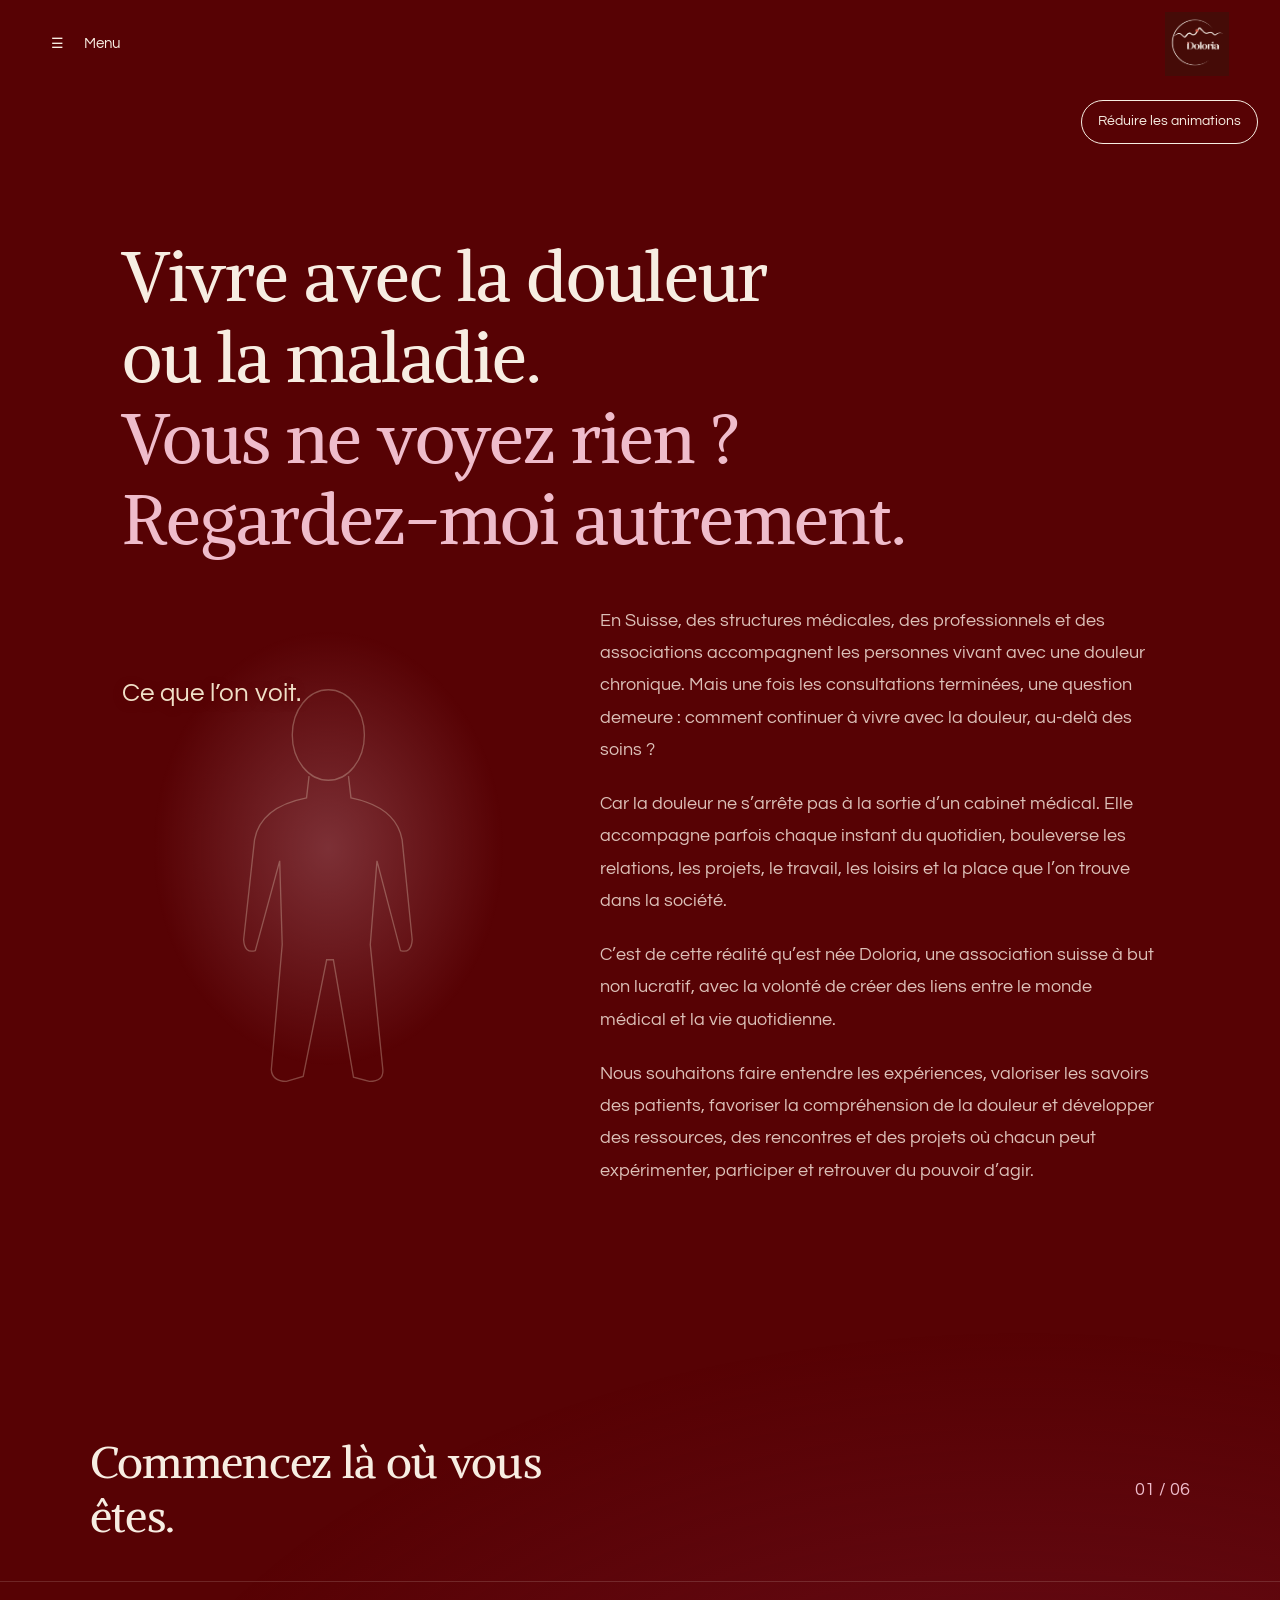
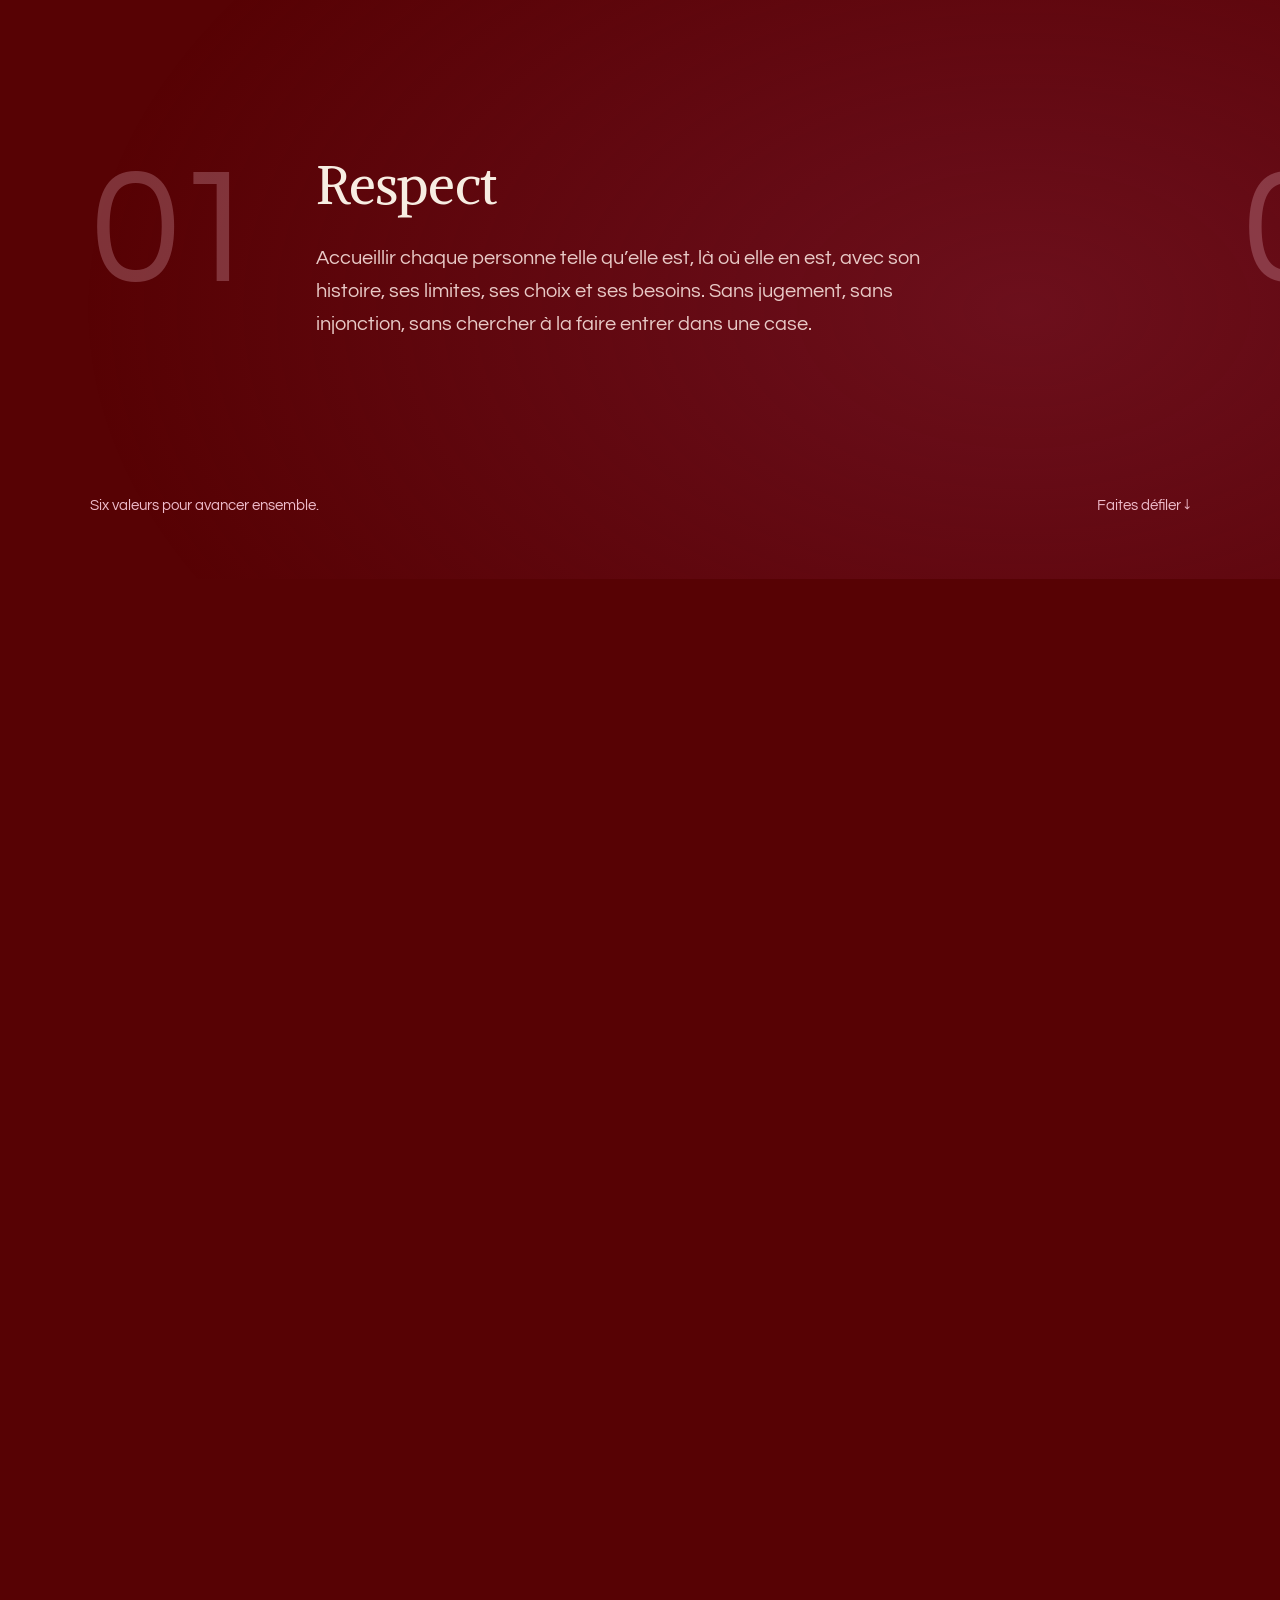
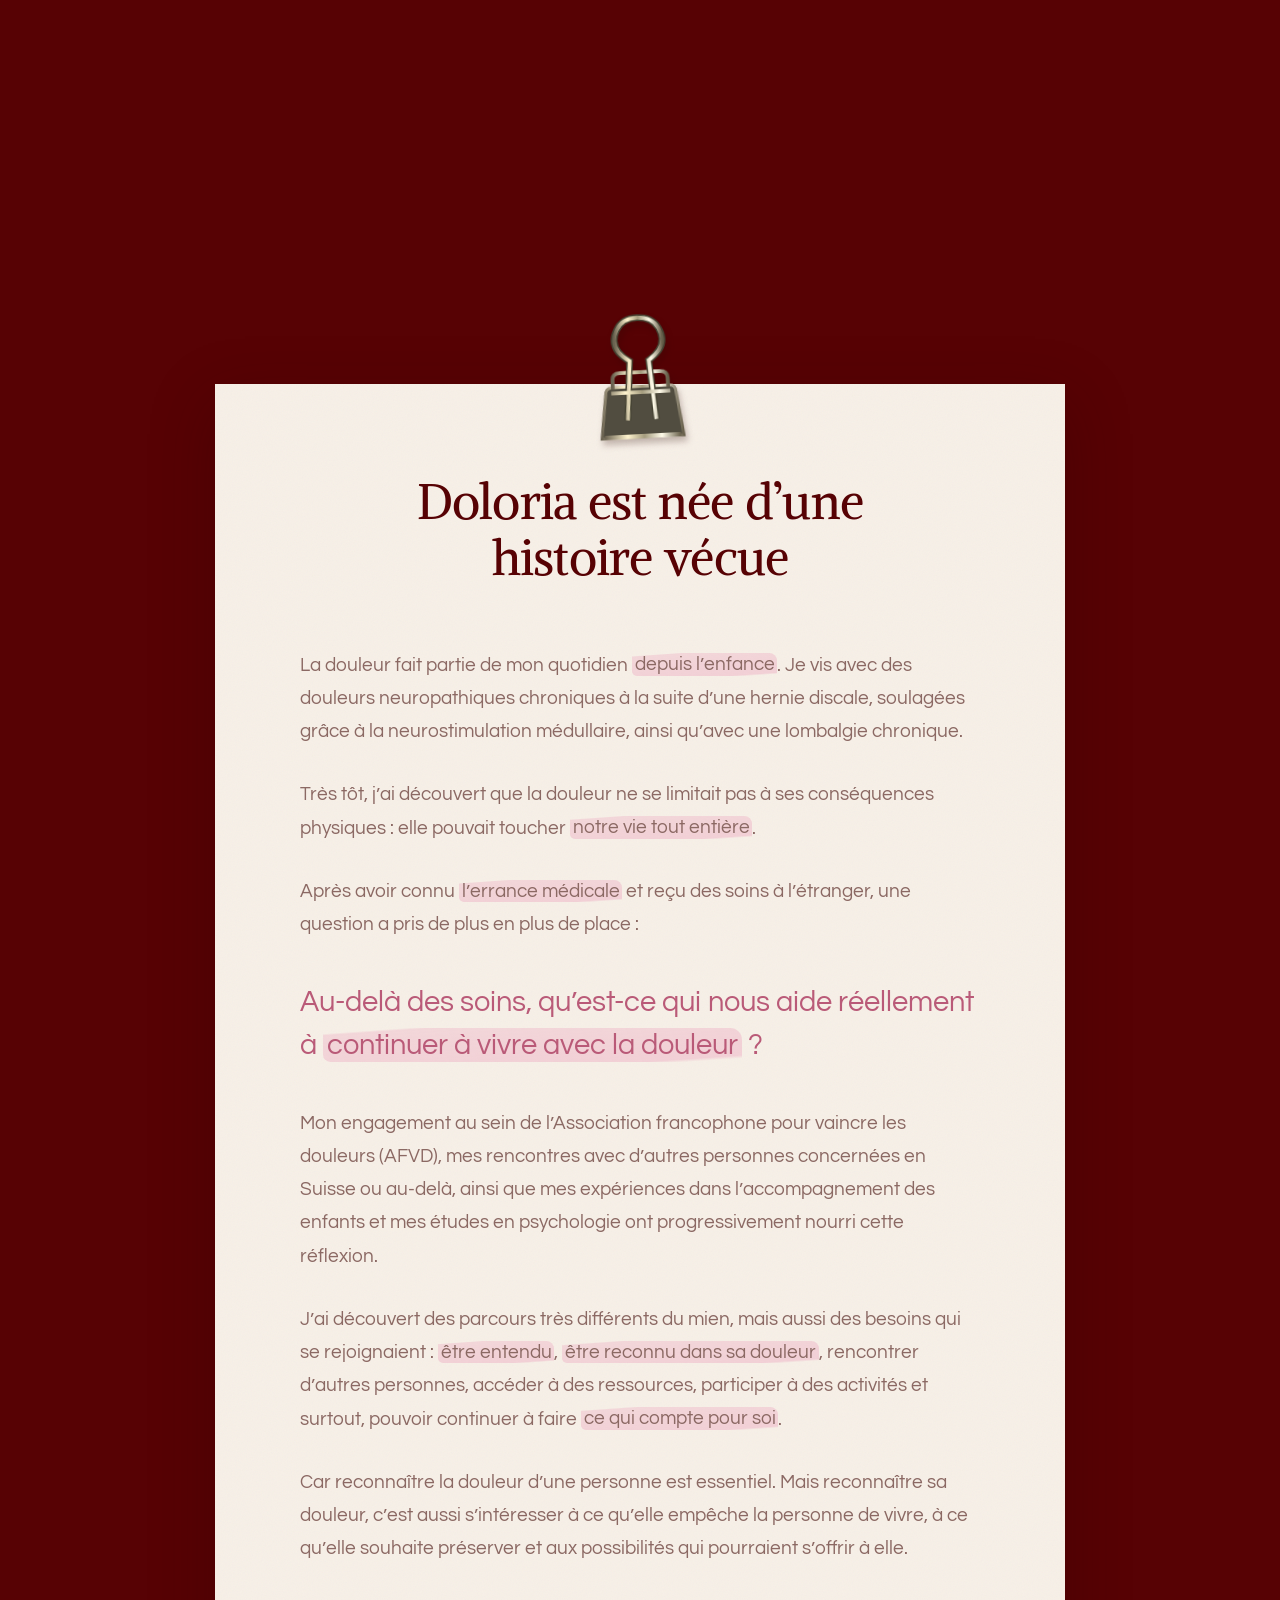
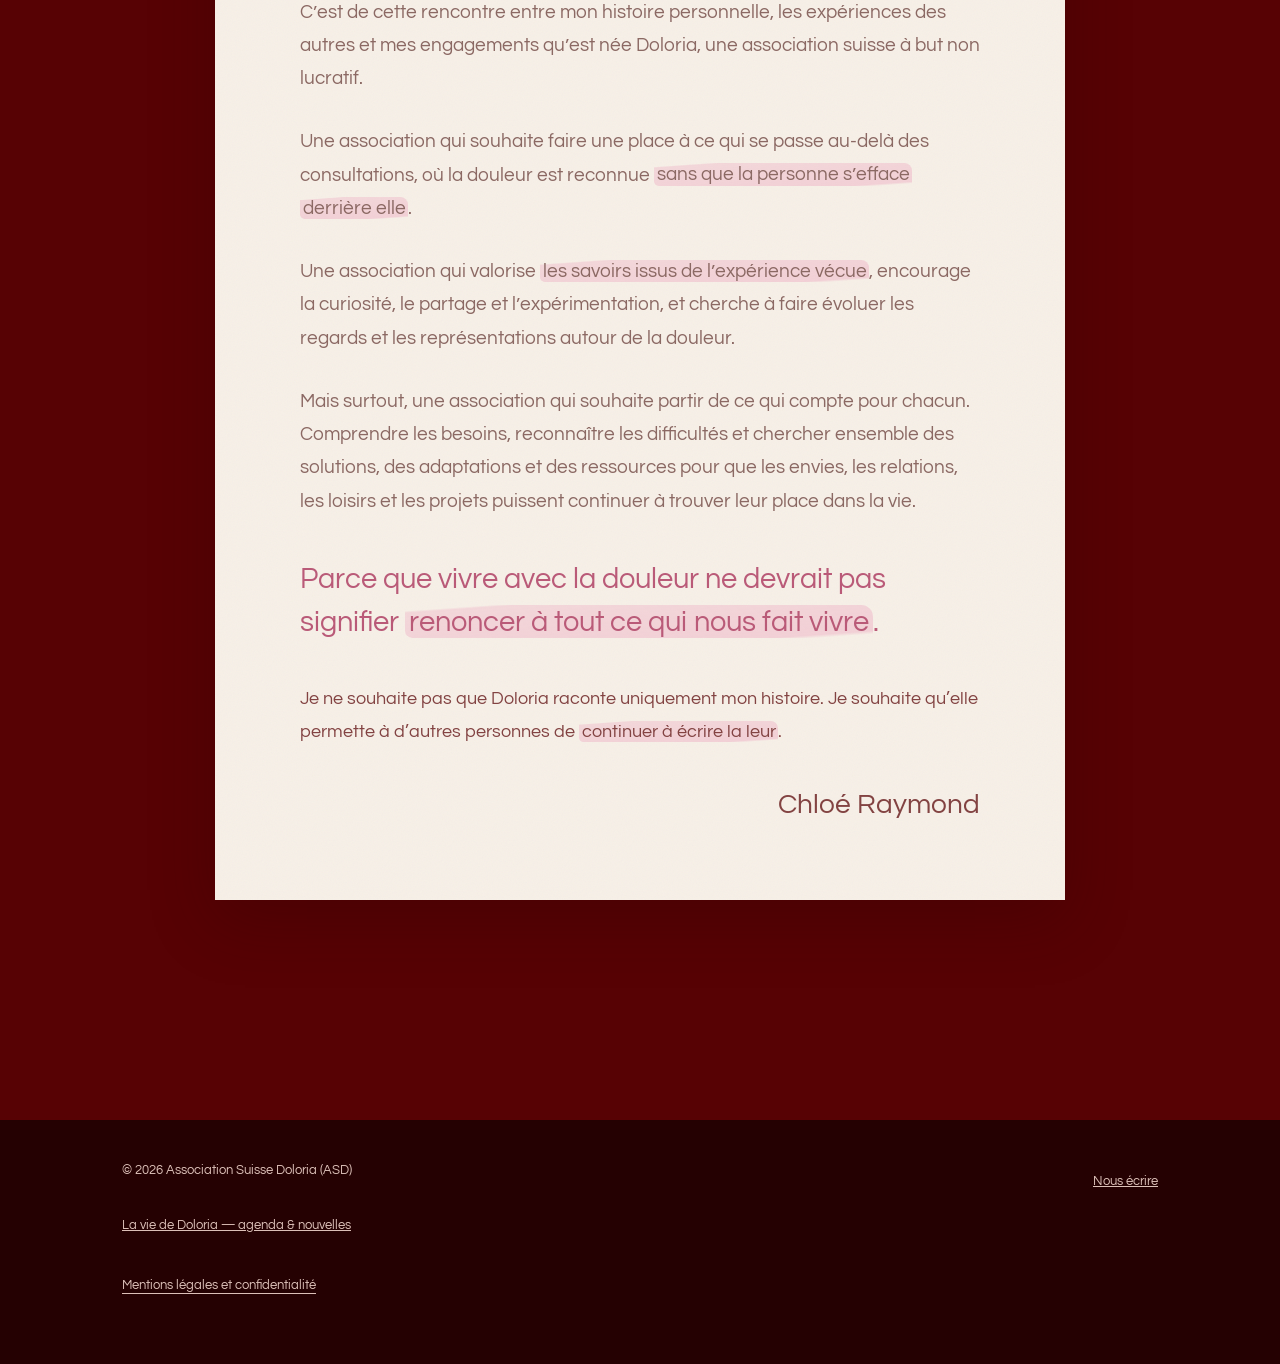
<file: a-propos.html>
<!doctype html><html lang="fr"><head><meta charset="utf-8"><meta name="viewport" content="width=device-width,initial-scale=1"><meta name="description" content="Pourquoi Doloria existe : soutenir la qualité de vie, les choix et les projets des personnes vivant avec une douleur persistante ou une maladie chronique."><title>À propos — Doloria</title><link rel="stylesheet" href="info-pages.css"><style>/* Shared keyboard, reading and touch affordances. */:where(a,button,summary):focus-visible{outline:3px solid #fff!important;outline-offset:3px!important;box-shadow:0 0 0 7px #570204!important}main:focus{outline:none}.skip{position:fixed!important;top:10px!important;left:10px;z-index:1000;background:#f7ede2;color:#570204;padding:12px 20px;transform:translateY(-200%)}.skip:focus{transform:none}:where(p,h1,h2,h3,a,summary){overflow-wrap:anywhere}:where(.grid,.steps,.section-intro,.journey-bottom,.action-row)>*{min-width:0}:where(header nav,footer .wrap){flex-wrap:wrap}:where(header nav a,footer a){display:inline-flex;align-items:center;min-height:44px}summary{min-height:44px}p a{text-decoration:underline;text-underline-offset:.2em}.accessibility-controls{padding:12px 22px;background:#570204;color:#f7ede2;text-align:right}.accessibility-controls button{font:inherit;font-size:.875rem;min-height:44px;padding:8px 16px;border:1px solid currentColor;border-radius:24px;background:transparent;color:inherit;cursor:pointer}.accessibility-controls[hidden]{display:none}html.no-motion{scroll-behavior:auto!important}.no-motion *,.no-motion *::before,.no-motion *::after{animation:none!important;transition:none!important}.forest-door::before{content:'';position:absolute;left:50%;top:50%;width:max(100%,44px);height:max(100%,44px);transform:translate(-50%,-50%)}.forest-door:focus-visible::after{opacity:1}@media(max-width:760px){ .js .nav-links{max-height:calc(100dvh - var(--header,78px));overflow-y:auto} .nav{column-gap:8px} .motion{max-width:145px}}@media(forced-colors:active){ :where(a,button,summary):focus-visible{outline:3px solid Highlight!important;box-shadow:none!important} .pill,.button,.motion,.menu-toggle,.forest-door{border:2px solid ButtonText} .forest-door{background:ButtonFace}}@media(prefers-reduced-motion:reduce){html{scroll-behavior:auto!important}*,*::before,*::after{animation:none!important;transition:none!important}}</style><style id="adult-typography">
body{font-family:'Glacial Indifference','Helvetica Neue',Arial,sans-serif}
nav a:first-child,main h1,main h2,main h3,main h4,main.page h1,main.page h2,main.page h3,main .event h4{font-family:'Swiss 721','Helvetica Neue',Arial,sans-serif;font-weight:400}
main h1,.page h1{font-size:clamp(2.75rem,5.5vw,4.75rem);line-height:1.08;letter-spacing:-.045em}
main h1 em{font-style:normal}
main h2,.page h2{font-size:clamp(1.75rem,3vw,2.5rem);line-height:1.15;letter-spacing:-.025em}
main h3,main h4{line-height:1.2;letter-spacing:-.02em}
.lead{line-height:1.65}
</style>
<style id="shared-header-logo">header nav a.doloria-logo{display:flex;align-items:center;flex-shrink:0;min-height:86px;text-decoration:none}header nav a.doloria-logo img{display:block;width:86px;height:86px;object-fit:contain}@media(max-width:1000px){header nav a.doloria-logo img{width:74px;height:74px}header nav a.doloria-logo{min-height:74px}}@media(max-width:760px){header nav a.doloria-logo img{width:68px;height:68px}header nav a.doloria-logo{min-height:68px}}</style><style id="about-values-layout">.values{margin-top:80px}.values .grid{margin-top:36px}.values .card{min-height:0}.values h3{font-family:'Helvetica Neue',Arial,sans-serif;font-size:clamp(1.55rem,2.5vw,2rem);line-height:1.2;letter-spacing:-.025em;margin:0 0 20px}.founder-story{margin-top:100px;padding-top:70px;border-top:1px solid #f7ede238}.founder-story h2{max-width:800px}.story-copy{max-width:740px;margin-top:36px}.story-copy p{margin:0 0 26px}.story-copy .story-highlight{color:var(--rose);font-size:1.2em}.founder-signature{padding-top:16px;font-size:.85rem;letter-spacing:.08em;text-transform:uppercase;color:var(--rose)}@media(max-width:700px){.values{margin-top:55px}.founder-story{margin-top:65px;padding-top:45px}}</style><link rel="stylesheet" href="navigation.css?v=pro-4"><link rel="stylesheet" href="typographie.css?v=1"><style id="about-editorial">
.about-beacon{font-family:Alike,Georgia,serif!important;font-weight:400!important;font-size:clamp(1.8rem,4vw,3rem);line-height:1.3;color:var(--rose);max-width:900px;margin:48px 0 0;padding-left:24px;border-left:3px solid var(--rose)}
.values-track{display:flex;gap:24px;overflow-x:auto;scroll-snap-type:x mandatory;overscroll-behavior-x:contain;scrollbar-width:thin;margin-top:36px;padding:8px 0 18px}.values-track .card{flex:0 0 100%;box-sizing:border-box;min-width:0;scroll-snap-align:start;padding:36px}.values-track .card p{max-width:780px}.values-track .card h3{font-size:clamp(1.75rem,3.5vw,2.8rem)}
.values-controls{display:flex;justify-content:flex-end;align-items:center;gap:20px;margin-top:20px}.values-controls[hidden]{display:none}.values-controls button{width:50px;height:50px;border:1px solid currentColor;border-radius:50%;background:transparent;color:var(--cream);font:inherit;cursor:pointer}.values-controls button:disabled{opacity:.35;cursor:default}.values-controls button:hover:not(:disabled){background:var(--cream);color:var(--wine)}.values-track:focus-visible,.values-controls button:focus-visible{outline:3px solid var(--rose);outline-offset:4px}
@media(max-width:700px){.values-track .card{padding:24px}.about-beacon{padding-left:18px}}
@media print{.values-track{display:block;overflow:visible}.values-track .card{margin-block:20px;break-inside:avoid}.values-controls{display:none}}
</style><style id="about-intro-spacing">main.page>.wrap>.lead{margin-bottom:0}main.page>.wrap>.lead+.lead{margin-top:14px}main.page>.wrap>.about-beacon{margin-top:28px}</style><link rel="stylesheet" href="site-natural.css?v=20261108-menu"><link rel="stylesheet" href="about-invisible.css?v=1"><style id="invisible-intro-layout">.invisible-intro{margin-top:45px}.invisible-intro .lead{margin:0 0 22px;max-width:none;font-size:1.12rem;line-height:1.8}.invisible-intro .invisible-art{height:520px;min-height:0;top:110px}.founder-story .story-copy{max-width:740px;margin-top:36px}.founder-story .story-copy [data-cms-text="histoire_13"]{font-family:Questrial,Arial,sans-serif!important;font-size:1em;line-height:1.8;color:inherit;margin:0 0 26px;padding:0}@media(max-width:700px){.invisible-intro .invisible-art{height:420px;top:auto}.invisible-intro .lead{font-size:1rem}}</style><link rel="stylesheet" href="text-motion.css?v=2"><link rel="stylesheet" href="about-univers.css?v=20261108-papier"></head><body data-cms-page="a-propos"><a class="skip" href="#contenu">Aller au contenu</a><header id="site-header"><nav id="site-navigation" aria-label="Navigation principale"><a class="site-logo" href="index.html" aria-label="Doloria, accueil"><img src="media/site-564880e612cbc043.webp" alt="Doloria" width="72" height="72"></a><button id="site-menu-toggle" type="button" aria-expanded="false" aria-controls="site-menu" hidden>Menu</button><div id="site-menu"><a href="a-propos.html" aria-current="page">À propos</a><a href="vie-doloria.html">La vie de Doloria</a><a href="index.html#actions">Nos actions</a><a href="ressources.html">Ressources</a><details class="site-pro-menu"><summary>Espace professionnels <span aria-hidden="true">⌄</span></summary><div class="site-pro-links"><a href="professionnels.html">Santé</a><a href="professionnels-animation.html">Anim’</a><a href="professionnels-institutions.html">Institutions</a></div></details><a href="petits-courageux.html">Les Petits Courageux</a><a href="contact.html">Contact</a></div></nav></header><div class="accessibility-controls" hidden><button id="reading-motion" type="button" aria-pressed="false">Réduire les animations</button></div><main class="page" id="contenu" tabindex="-1"><div class="wrap"><h1><span data-cms-text="but_titre" >Vivre avec la douleur ou la maladie.</span><br><em data-cms-text="but_suite" >Vous ne voyez rien ? Regardez-moi autrement.</em></h1><div class="invisible-story invisible-intro"><div class="invisible-art" aria-hidden="true"><svg viewBox="0 0 440 620" role="presentation"><defs><radialGradient id="human-glow"><stop stop-color="#efbccb" stop-opacity=".25"/><stop offset="1" stop-color="#efbccb" stop-opacity="0"/></radialGradient></defs><ellipse cx="220" cy="290" rx="210" ry="260" fill="url(#human-glow)"/><g class="human-outline" fill="none" stroke="#f0dfc7" stroke-width="1.6"><ellipse cx="220" cy="155" rx="43" ry="54"/><path d="M197 204L194 230Q139 241 132 280L119 399Q120 416 133 412L162 305 165 405 152 554Q153 568 170 568L190 562 218 423 226 423 250 563 269 568Q286 568 285 554L270 405 278 305 306 412Q319 416 320 399L308 280Q301 241 247 230L244 204"/></g><g class="inner-lines" fill="none" stroke="#efbccb" stroke-width="2"><path d="M186 276Q246 240 255 290T180 340 251 381"/><path d="M211 214Q183 300 223 333T205 439"/><circle cx="221" cy="324" r="83" stroke-dasharray="2 10"/></g></svg><div class="invisible-word w1">Ce que l’on voit.</div><div class="invisible-word w2">Ce que l’on ressent.</div><div class="invisible-word w3">Ce que l’on souhaite vivre.</div></div><div class="intro-copy"><p class="lead" data-cms-text="but_texte">En Suisse, des structures médicales, des professionnels et des associations accompagnent les personnes vivant avec une douleur chronique. Mais une fois les consultations terminées, une question demeure : comment continuer à vivre avec la douleur, au-delà des soins ?</p><p class="lead" data-cms-text="but_actions">Car la douleur ne s’arrête pas à la sortie d’un cabinet médical. Elle accompagne parfois chaque instant du quotidien, bouleverse les relations, les projets, le travail, les loisirs et la place que l’on trouve dans la société.</p><p class="lead" data-cms-text="but_origine">C’est de cette réalité qu’est née Doloria, une association suisse à but non lucratif, avec la volonté de créer des liens entre le monde médical et la vie quotidienne.</p><p class="lead" data-cms-text="but_projets">Nous souhaitons faire entendre les expériences, valoriser les savoirs des patients, favoriser la compréhension de la douleur et développer des ressources, des rencontres et des projets où chacun peut expérimenter, participer et retrouver du pouvoir d’agir.</p></div></div><section class="values" aria-labelledby="values-title"><h2 data-cms-text="valeurs_titre" id="values-title">Commencez là où vous êtes.</h2><div class="values-track" id="values-track" tabindex="0" role="region" aria-roledescription="carrousel" aria-label="Les six valeurs de Doloria"><article class="card" role="group" aria-roledescription="diapositive" aria-label="1 sur 6"><h3 data-cms-text="valeur_1_titre" >Respect</h3><p data-cms-text="valeur_1_texte" >Accueillir chaque personne telle qu’elle est, là où elle en est, avec son histoire, ses limites, ses choix et ses besoins. Sans jugement, sans injonction, sans chercher à la faire entrer dans une case.</p></article><article class="card" role="group" aria-roledescription="diapositive" aria-label="2 sur 6"><h3 data-cms-text="valeur_2_titre" >Autodétermination</h3><p data-cms-text="valeur_2_texte" >Chacun reste acteur de sa vie et de ses décisions. Doloria défend le droit de comprendre, de choisir, de refuser, d’essayer et de définir ce qui compte réellement pour soi.</p></article><article class="card" role="group" aria-roledescription="diapositive" aria-label="3 sur 6"><h3 data-cms-text="valeur_3_titre" >Co-construction</h3><p data-cms-text="valeur_3_texte" >Les réponses ne se construisent pas à la place des personnes concernées, mais avec elles. L’expérience vécue, les priorités de chacun et les savoirs professionnels ont tous leur place.</p></article><article class="card" role="group" aria-roledescription="diapositive" aria-label="4 sur 6"><h3 data-cms-text="valeur_4_titre" >Singularité</h3><p data-cms-text="valeur_4_texte" >Il n’existe pas une seule façon de vivre avec la douleur ou la maladie. Chaque parcours est unique, tout comme les besoins, les ressources, les envies et les objectifs de vie de chacun.</p></article><article class="card" role="group" aria-roledescription="diapositive" aria-label="5 sur 6"><h3 data-cms-text="valeur_5_titre" >Accessibilité</h3><p data-cms-text="valeur_5_texte" >L’information et les ressources doivent pouvoir être comprises et utilisées par tous. Doloria veut rendre les connaissances autour de la douleur plus claires, plus accessibles et plus proches du quotidien.</p></article><article class="card" role="group" aria-roledescription="diapositive" aria-label="6 sur 6"><h3 data-cms-text="valeur_6_titre" >La vie avant la douleur</h3><p data-cms-text="valeur_6_texte" >La douleur peut bouleverser une existence, mais elle ne définit pas une personne. Doloria part de ce qui compte vraiment : le quotidien, les liens, les envies, les projets et tout ce que chacun souhaite encore vivre.</p></article></div><div class="values-controls" hidden><button type="button" class="values-prev" aria-label="Valeur précédente" aria-controls="values-track">←</button><span class="values-count" aria-live="polite" aria-atomic="true">1 / 6</span><button type="button" class="values-next" aria-label="Valeur suivante" aria-controls="values-track">→</button></div></section><section class="founder-story" aria-labelledby="story-title"><h2 data-cms-text="histoire_titre" id="story-title">Doloria est née d’une histoire vécue</h2><div class="story-copy"><p class="" data-cms-text="histoire_1">La douleur fait partie de mon quotidien depuis l’enfance. Je vis avec des douleurs neuropathiques chroniques à la suite d’une hernie discale, soulagées grâce à la neurostimulation médullaire, ainsi qu’avec une lombalgie chronique.</p><p class="" data-cms-text="histoire_2">Très tôt, j’ai découvert que la douleur ne se limitait pas à ses conséquences physiques : elle pouvait toucher notre vie tout entière.</p><p class="" data-cms-text="histoire_3">Après avoir connu l’errance médicale et reçu des soins à l’étranger, une question a pris de plus en plus de place :</p><p class="story-highlight" data-cms-text="histoire_4">Au-delà des soins, qu’est-ce qui nous aide réellement à continuer à vivre avec la douleur ?</p><p class="" data-cms-text="histoire_5">Mon engagement au sein de l’Association francophone pour vaincre les douleurs (AFVD), mes rencontres avec d’autres personnes concernées en Suisse ou au-delà, ainsi que mes expériences dans l’accompagnement des enfants et mes études en psychologie ont progressivement nourri cette réflexion.</p><p class="" data-cms-text="histoire_6">J’ai découvert des parcours très différents du mien, mais aussi des besoins qui se rejoignaient : être entendu, être reconnu dans sa douleur, rencontrer d’autres personnes, accéder à des ressources, participer à des activités et surtout, pouvoir continuer à faire ce qui compte pour soi.</p><p class="" data-cms-text="histoire_7">Car reconnaître la douleur d’une personne est essentiel. Mais reconnaître sa douleur, c’est aussi s’intéresser à ce qu’elle empêche la personne de vivre, à ce qu’elle souhaite préserver et aux possibilités qui pourraient s’offrir à elle.</p><p class="" data-cms-text="histoire_8">C’est de cette rencontre entre mon histoire personnelle, les expériences des autres et mes engagements qu’est née Doloria, une association suisse à but non lucratif.</p><p class="" data-cms-text="histoire_9">Une association qui souhaite faire une place à ce qui se passe au-delà des consultations, où la douleur est reconnue sans que la personne s’efface derrière elle.</p><p class="" data-cms-text="histoire_10">Une association qui valorise les savoirs issus de l’expérience vécue, encourage la curiosité, le partage et l’expérimentation, et cherche à faire évoluer les regards et les représentations autour de la douleur.</p><p class="" data-cms-text="histoire_11">Mais surtout, une association qui souhaite partir de ce qui compte pour chacun. Comprendre les besoins, reconnaître les difficultés et chercher ensemble des solutions, des adaptations et des ressources pour que les envies, les relations, les loisirs et les projets puissent continuer à trouver leur place dans la vie.</p><p class="story-highlight" data-cms-text="histoire_12">Parce que vivre avec la douleur ne devrait pas signifier renoncer à tout ce qui nous fait vivre.</p><p class="story-highlight" data-cms-text="histoire_13">Je ne souhaite pas que Doloria raconte uniquement mon histoire. Je souhaite qu’elle permette à d’autres personnes de continuer à écrire la leur.</p><p class="founder-signature" data-cms-text="signature">Chloé Raymond</p></div></section></div></main><footer><div class="wrap"><span>© 2026 Association Suisse Doloria (ASD)</span><a href="contact.html">Nous écrire</a></div><div class="wrap"><a href="vie-doloria.html" style="display:inline-flex;min-height:44px;align-items:center">La vie de Doloria — agenda &amp; nouvelles</a></div><div class="wrap" style="padding-top:16px;padding-bottom:16px"><a href="mentions-legales.html" style="display:inline-flex;align-items:center;min-height:44px;text-decoration:underline;text-underline-offset:4px">Mentions légales et confidentialité</a></div></footer><script src="cms-public.js" defer></script><script src="accessibility.js" defer></script><script src="site-natural.js?v=20261108-menu" defer></script><script>
(()=>{const track=document.getElementById('values-track');if(!track)return;const cards=[...track.children],controls=document.querySelector('.values-controls'),prev=document.querySelector('.values-prev'),next=document.querySelector('.values-next'),count=document.querySelector('.values-count');let index=0,raf=0;controls.hidden=false;
function sync(){raf=0;index=cards.reduce((best,card,i)=>Math.abs(card.getBoundingClientRect().left-track.getBoundingClientRect().left)<Math.abs(cards[best].getBoundingClientRect().left-track.getBoundingClientRect().left)?i:best,0);prev.disabled=index===0;next.disabled=index===cards.length-1;count.textContent=(index+1)+' / '+cards.length;}
function go(i){const target=Math.max(0,Math.min(cards.length-1,i));track.scrollBy({left:cards[target].getBoundingClientRect().left-track.getBoundingClientRect().left,behavior:matchMedia('(prefers-reduced-motion: reduce)').matches||document.documentElement.classList.contains('no-motion')?'instant':'smooth'});}
prev.addEventListener('click',()=>go(index-1));next.addEventListener('click',()=>go(index+1));track.addEventListener('keydown',e=>{if(e.target!==track)return;if(['ArrowLeft','ArrowRight','Home','End'].includes(e.key)){e.preventDefault();go(e.key==='Home'?0:e.key==='End'?cards.length-1:index+(e.key==='ArrowRight'?1:-1));}});track.addEventListener('scroll',()=>{if(!raf)raf=requestAnimationFrame(sync);},{passive:true});addEventListener('resize',sync);sync();})();
</script><script src="about-invisible.js?v=1" defer></script><script src="text-motion.js?v=2" defer></script><script src="about-univers.js?v=20261108" defer></script><script src="story-paper.js?v=20261108" defer></script></body></html>
</file>
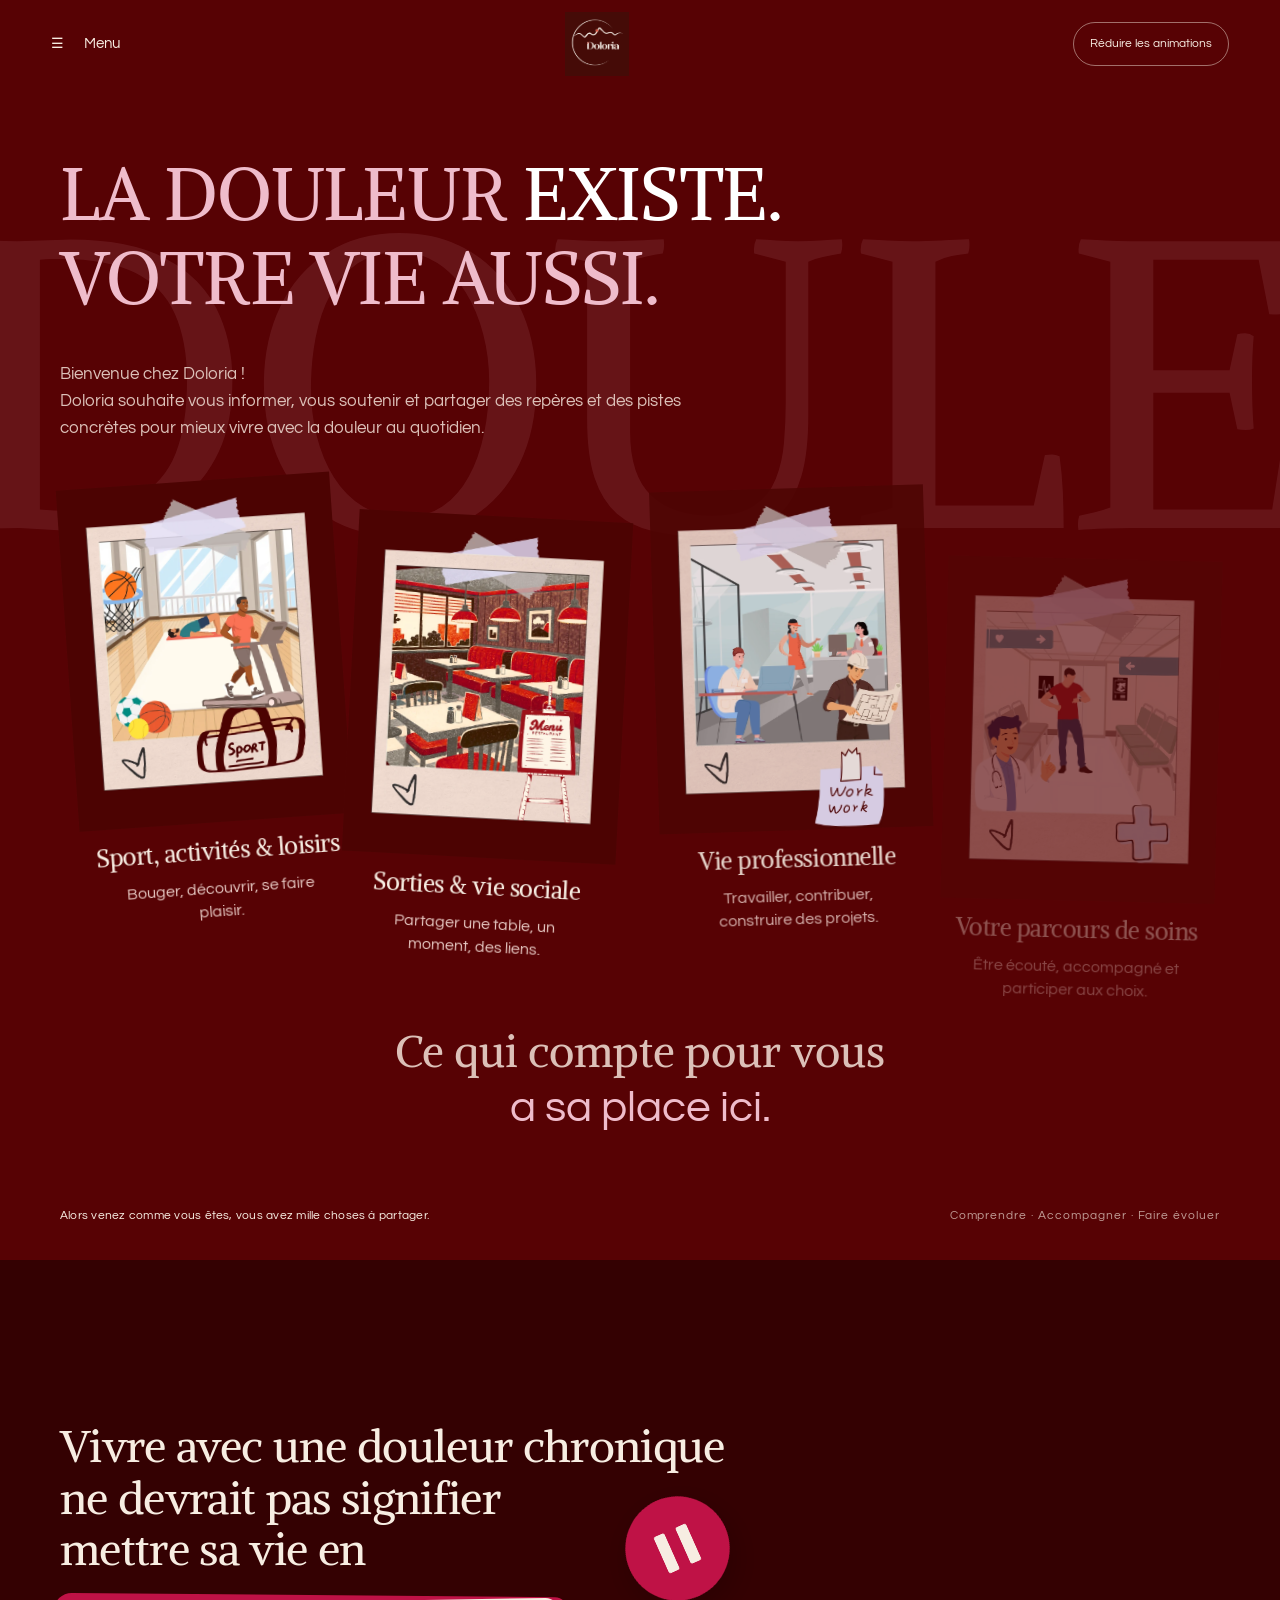
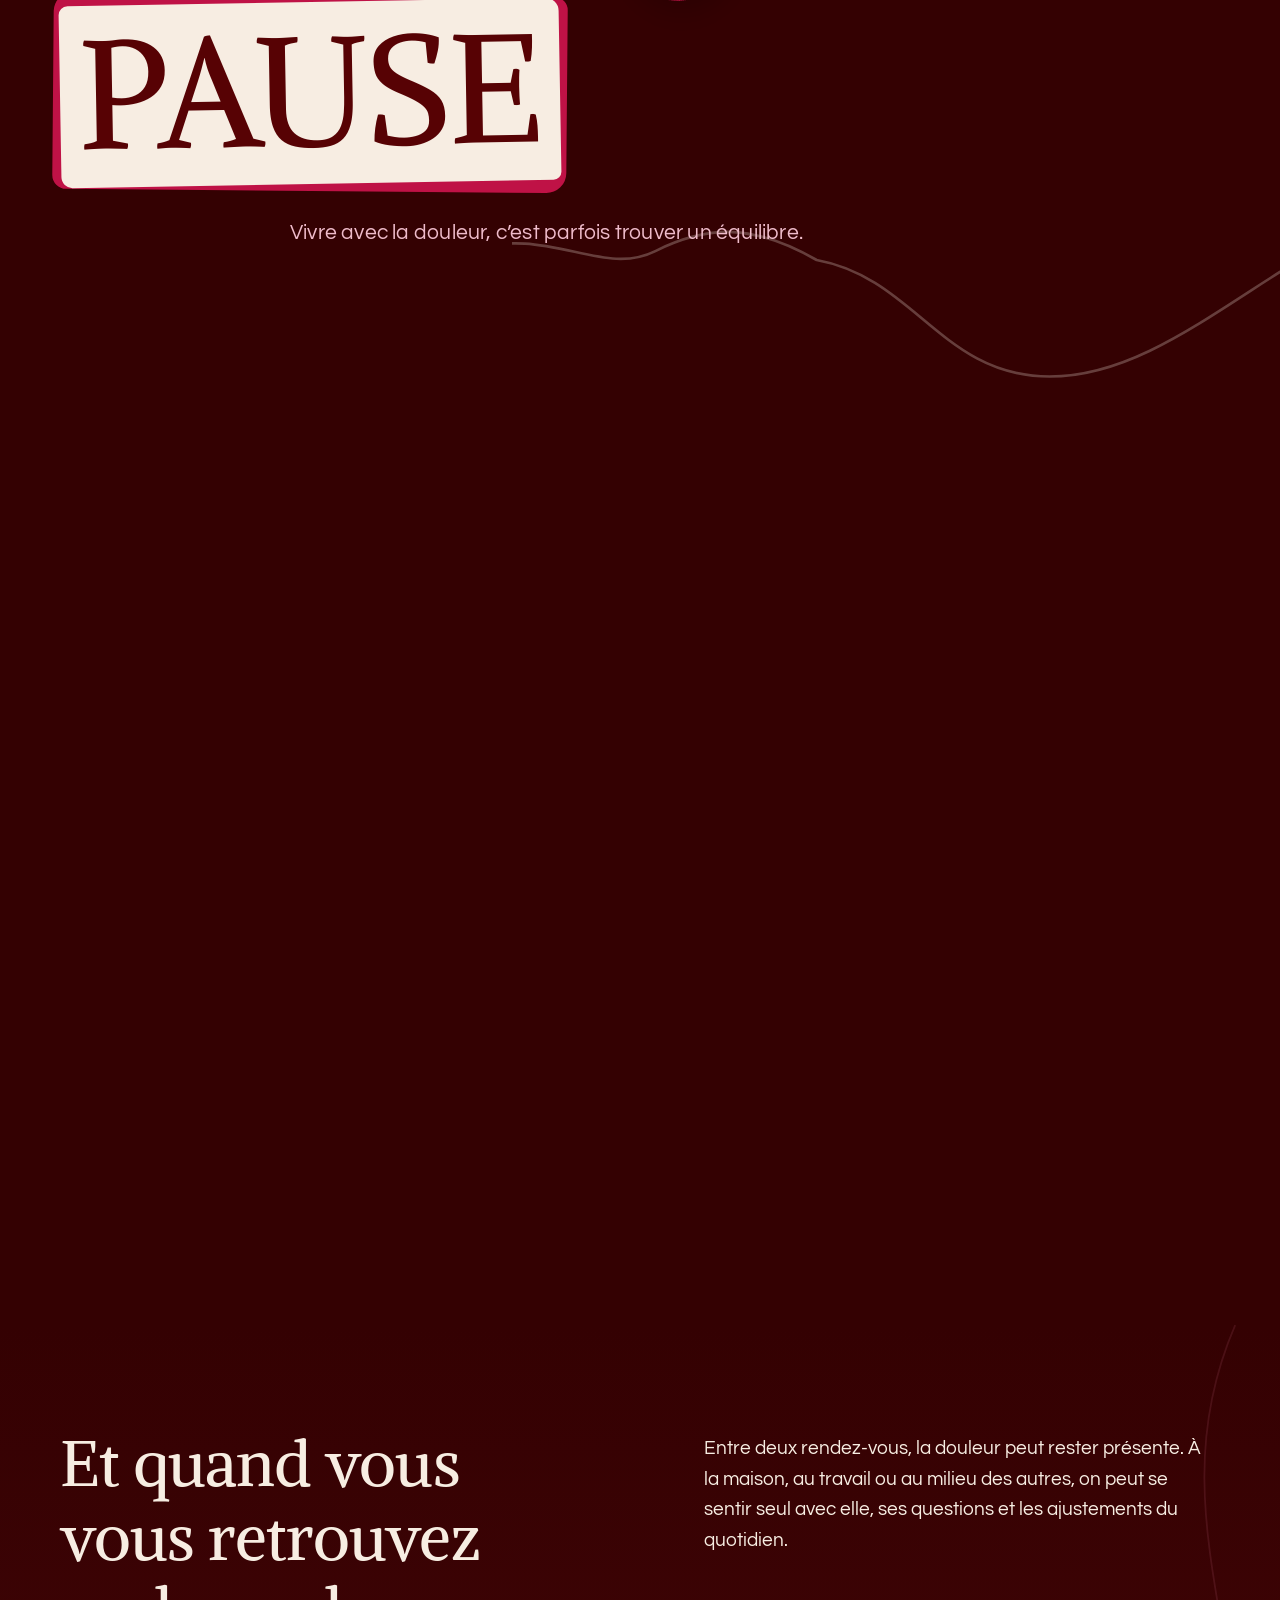
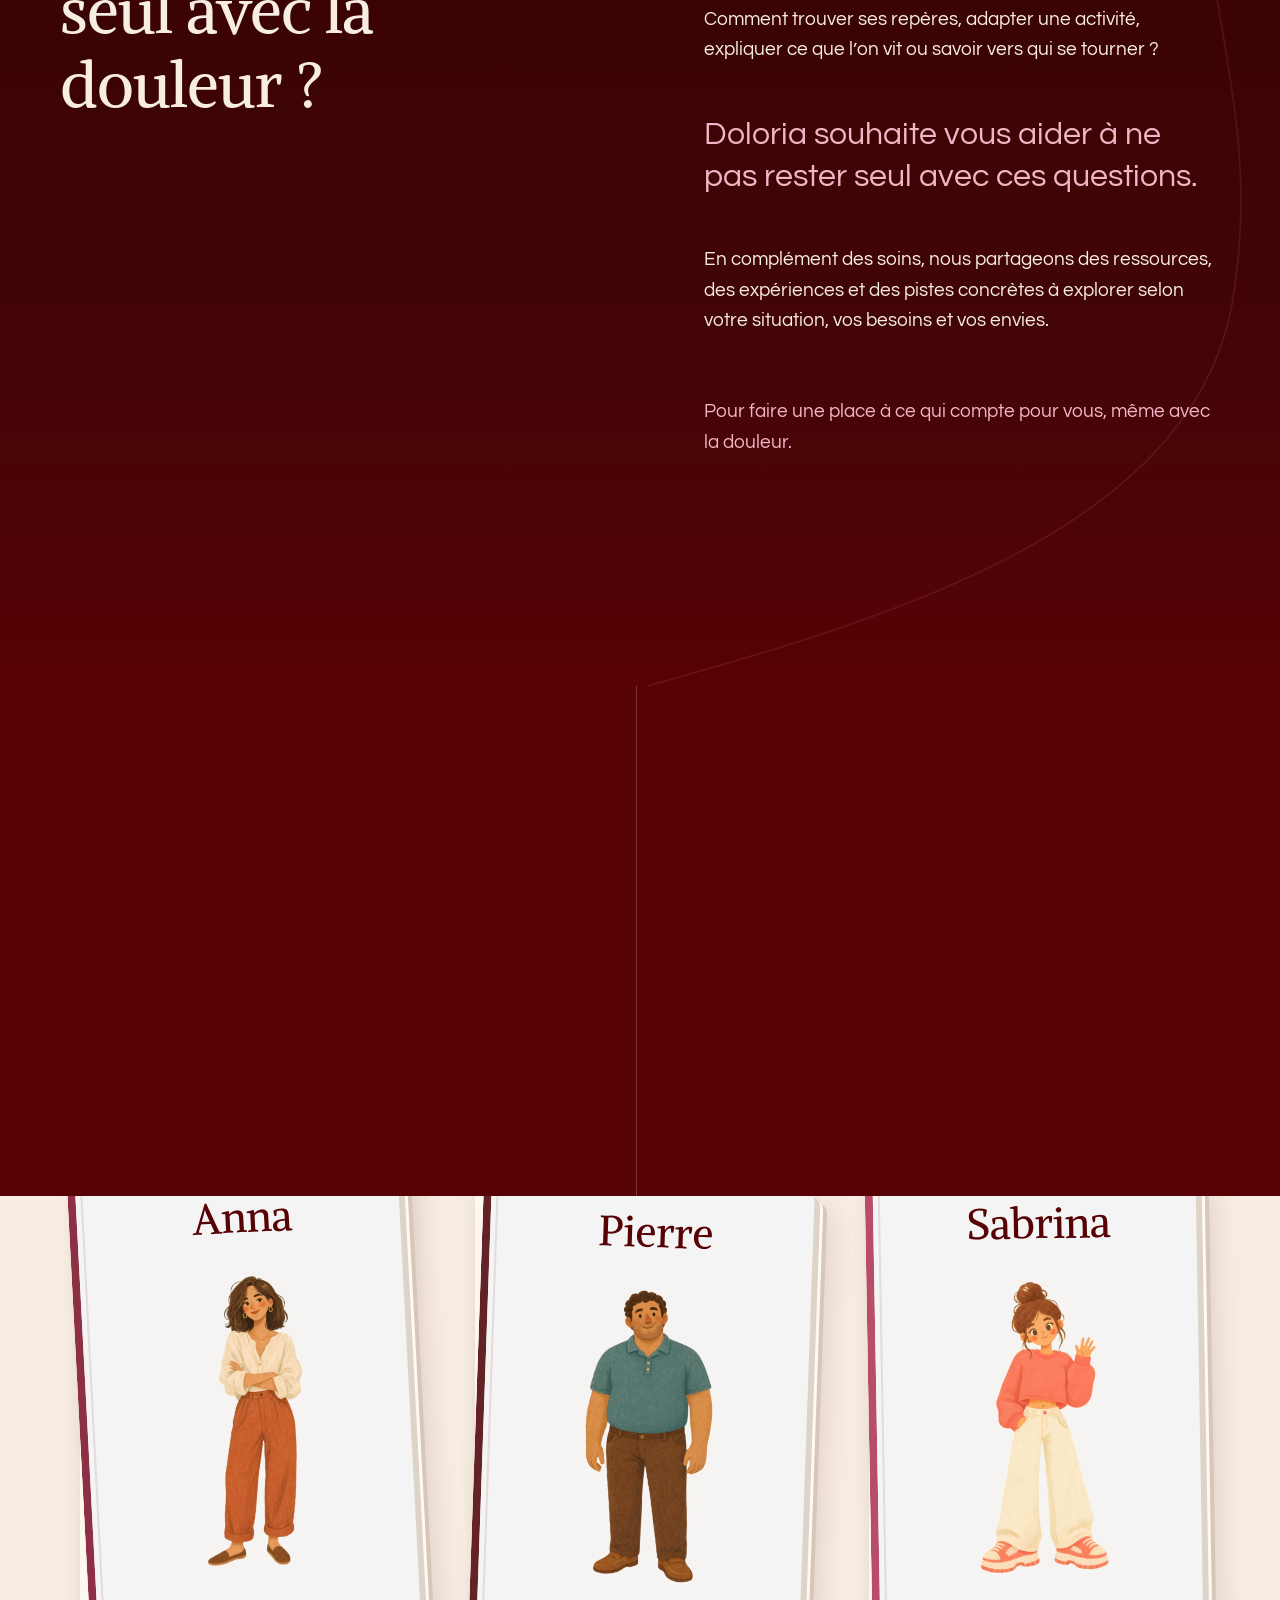
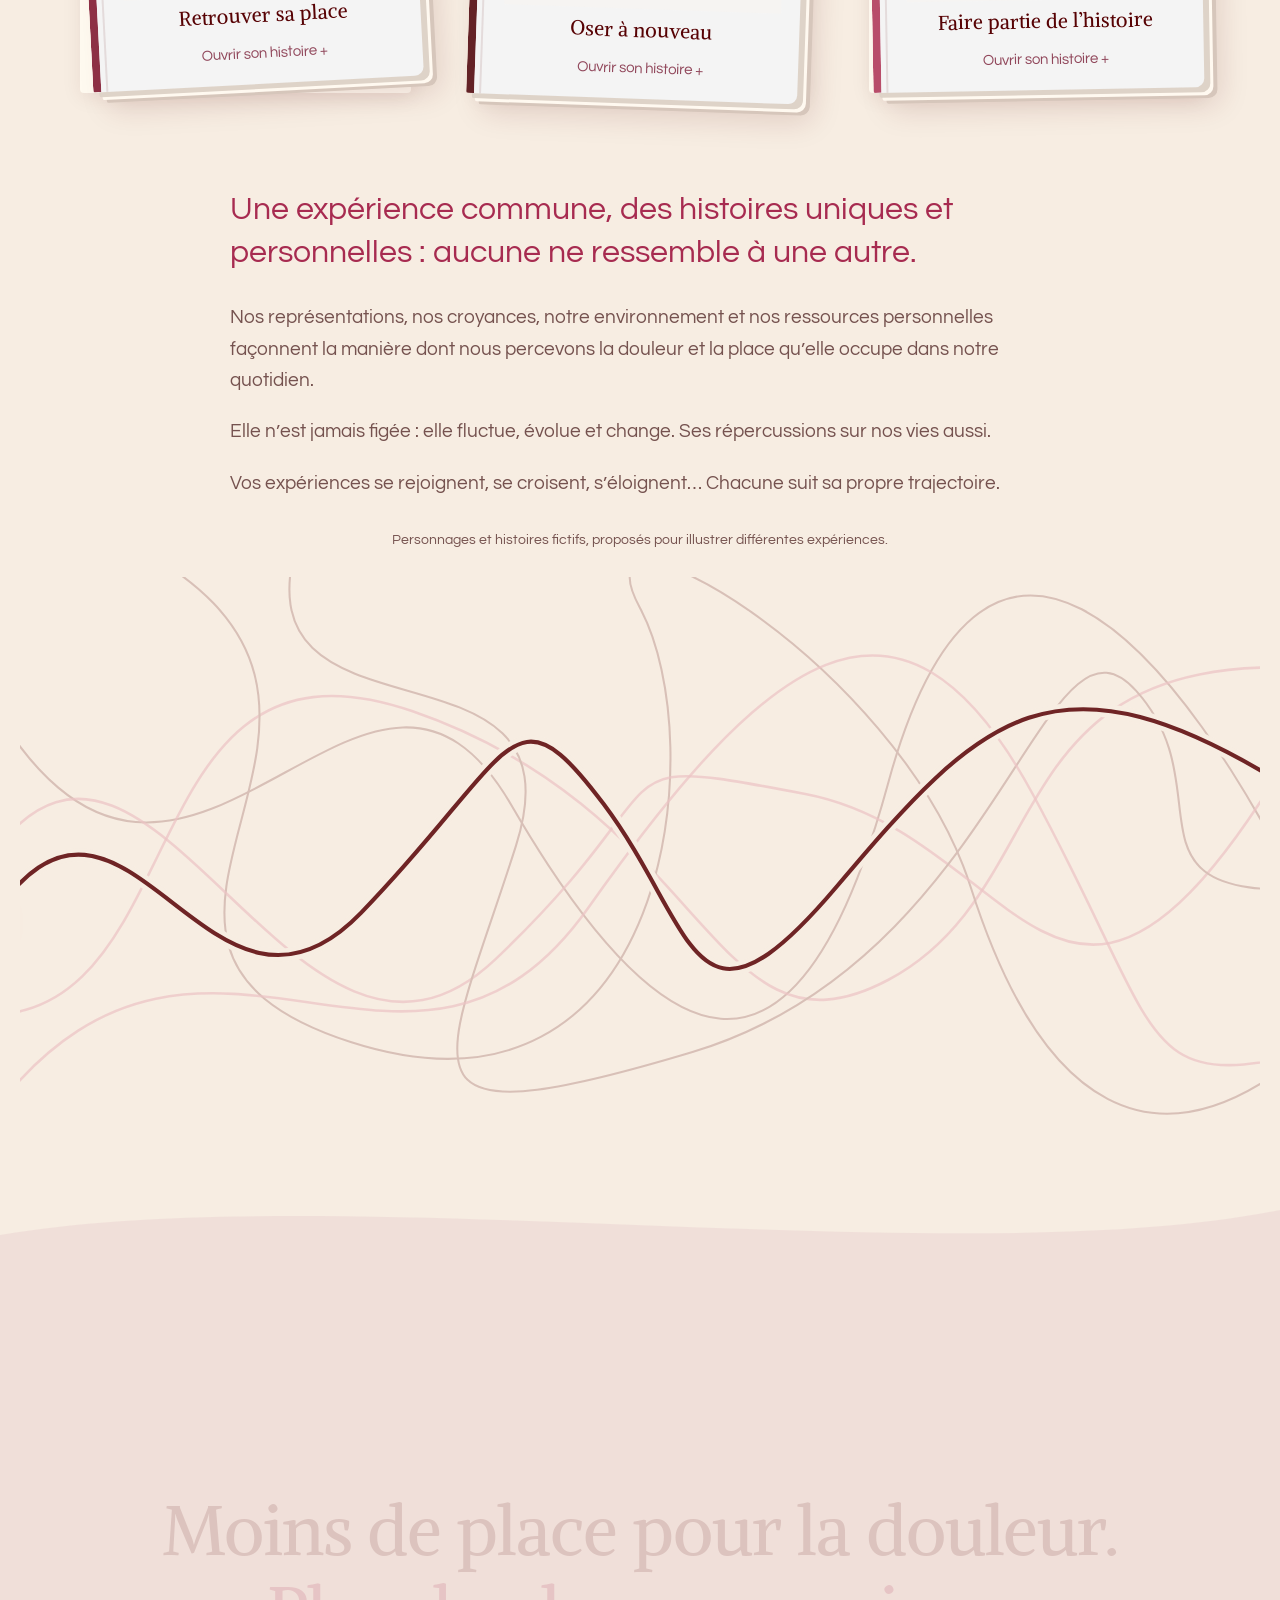
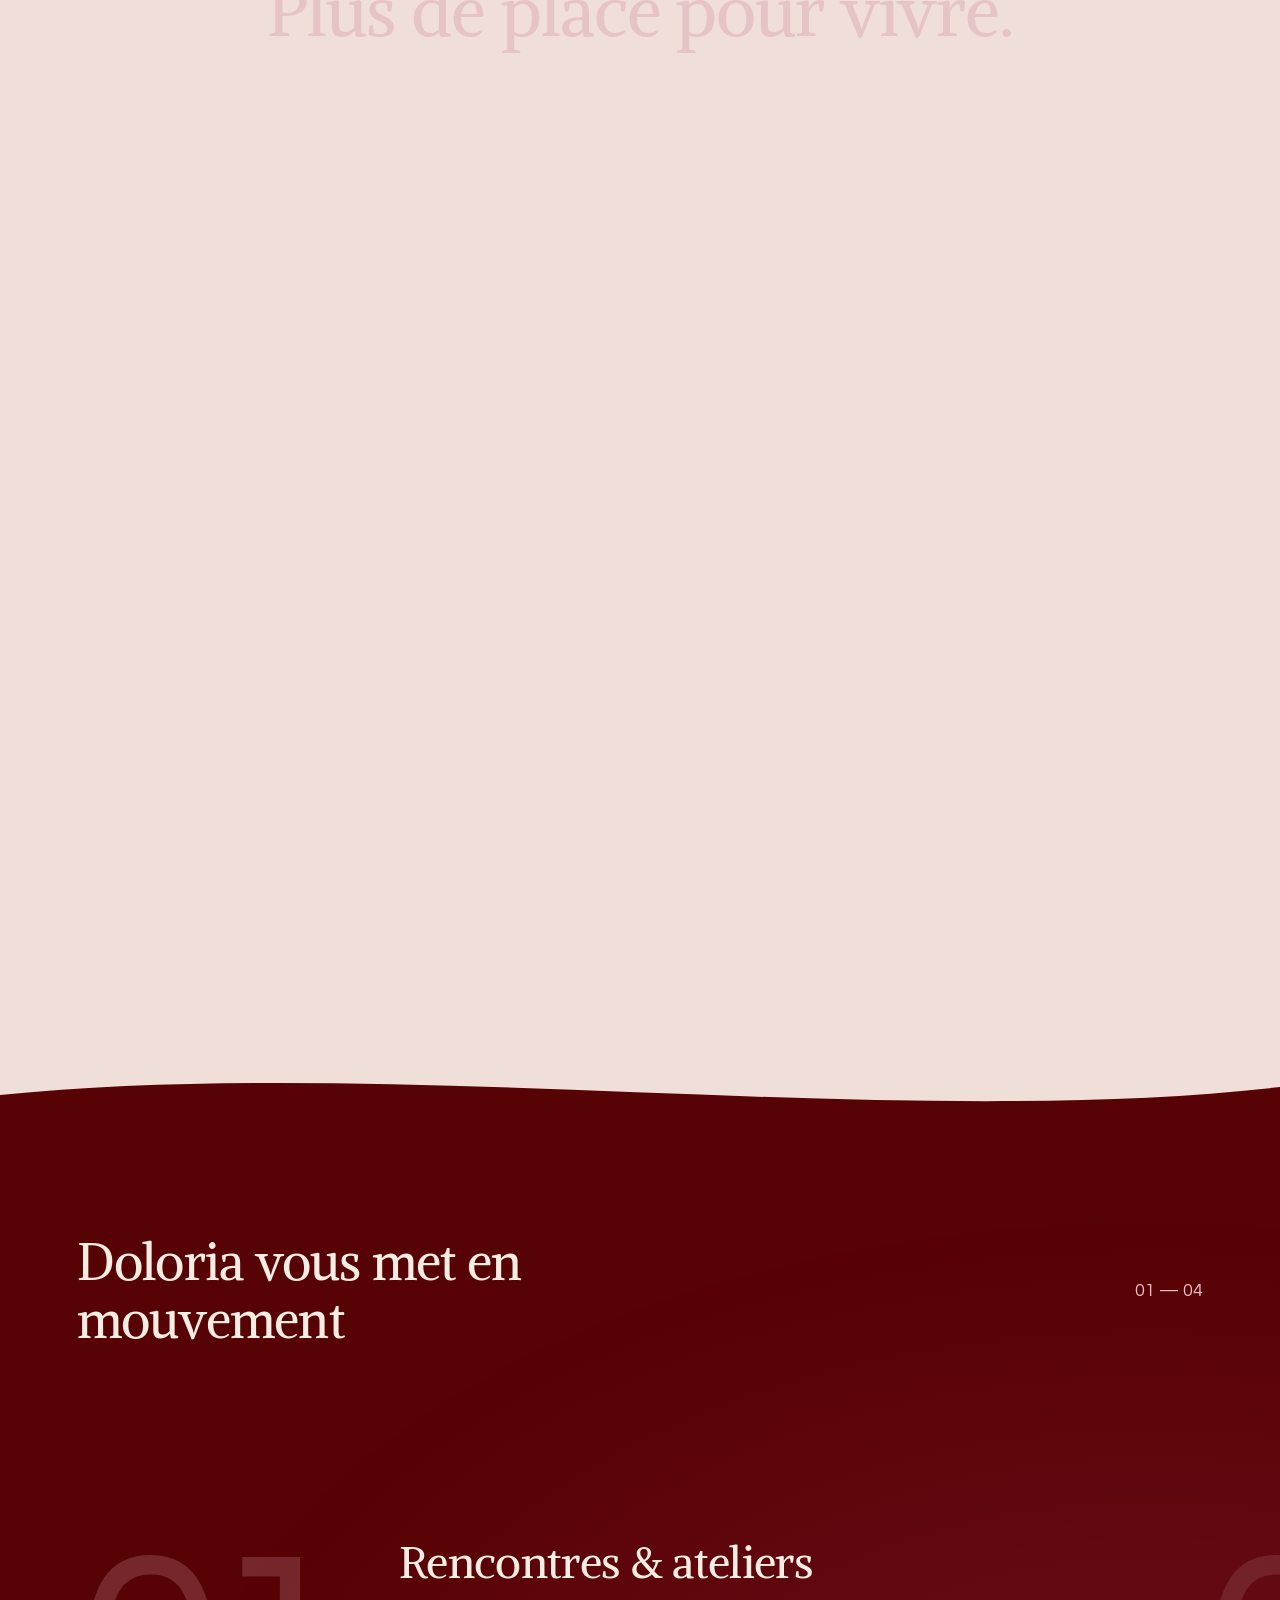
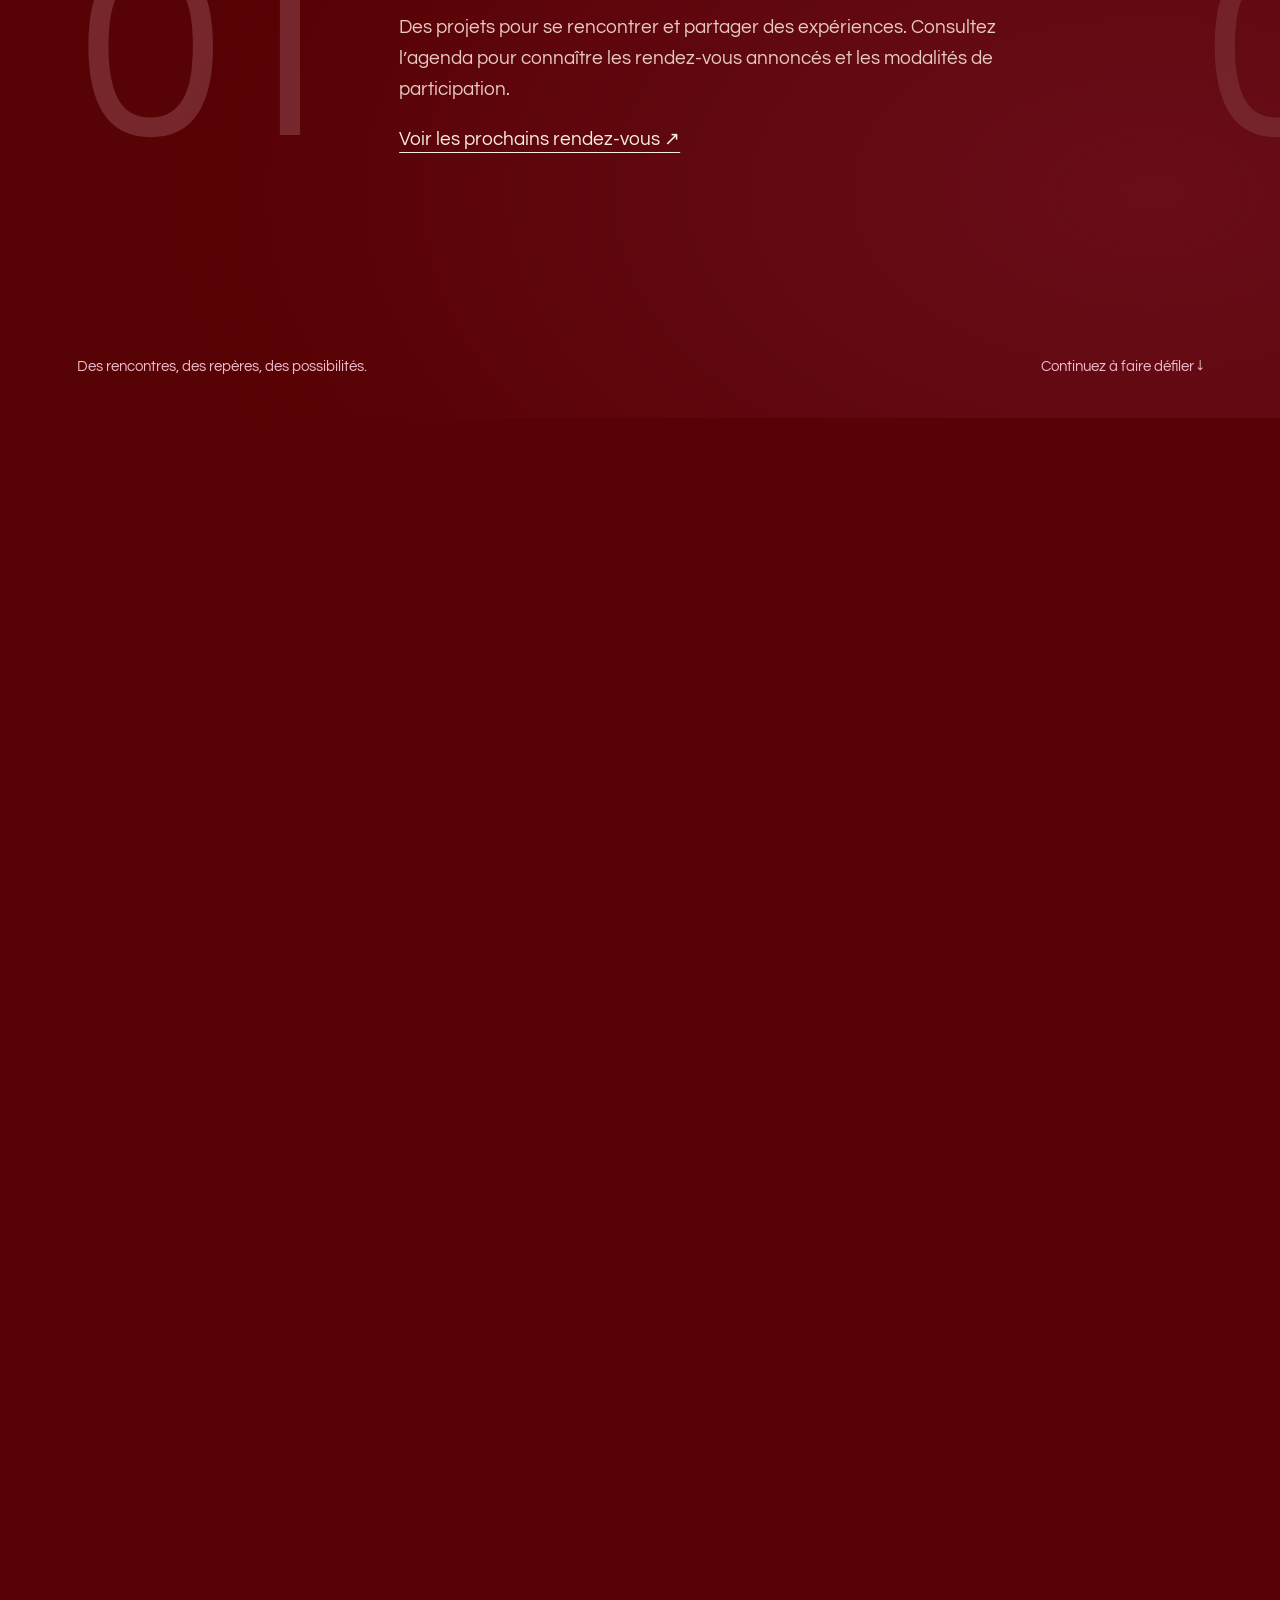
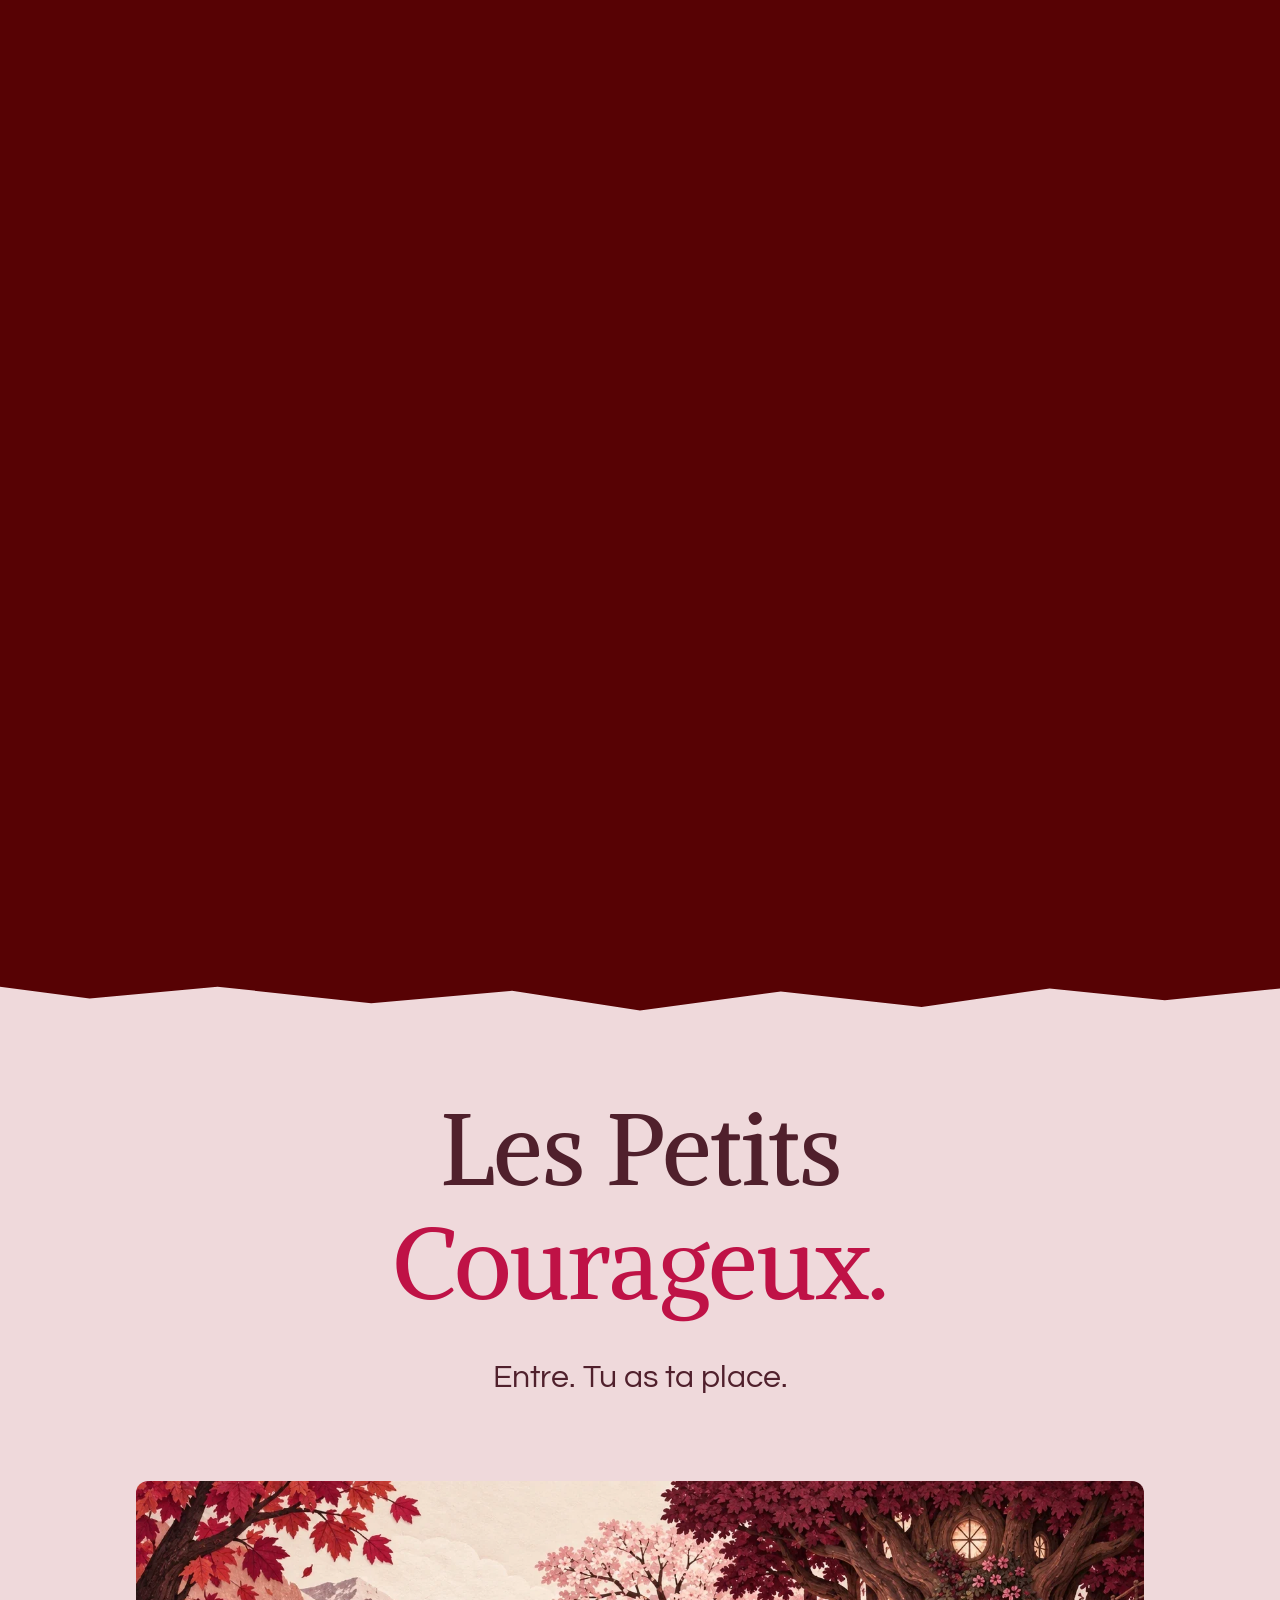
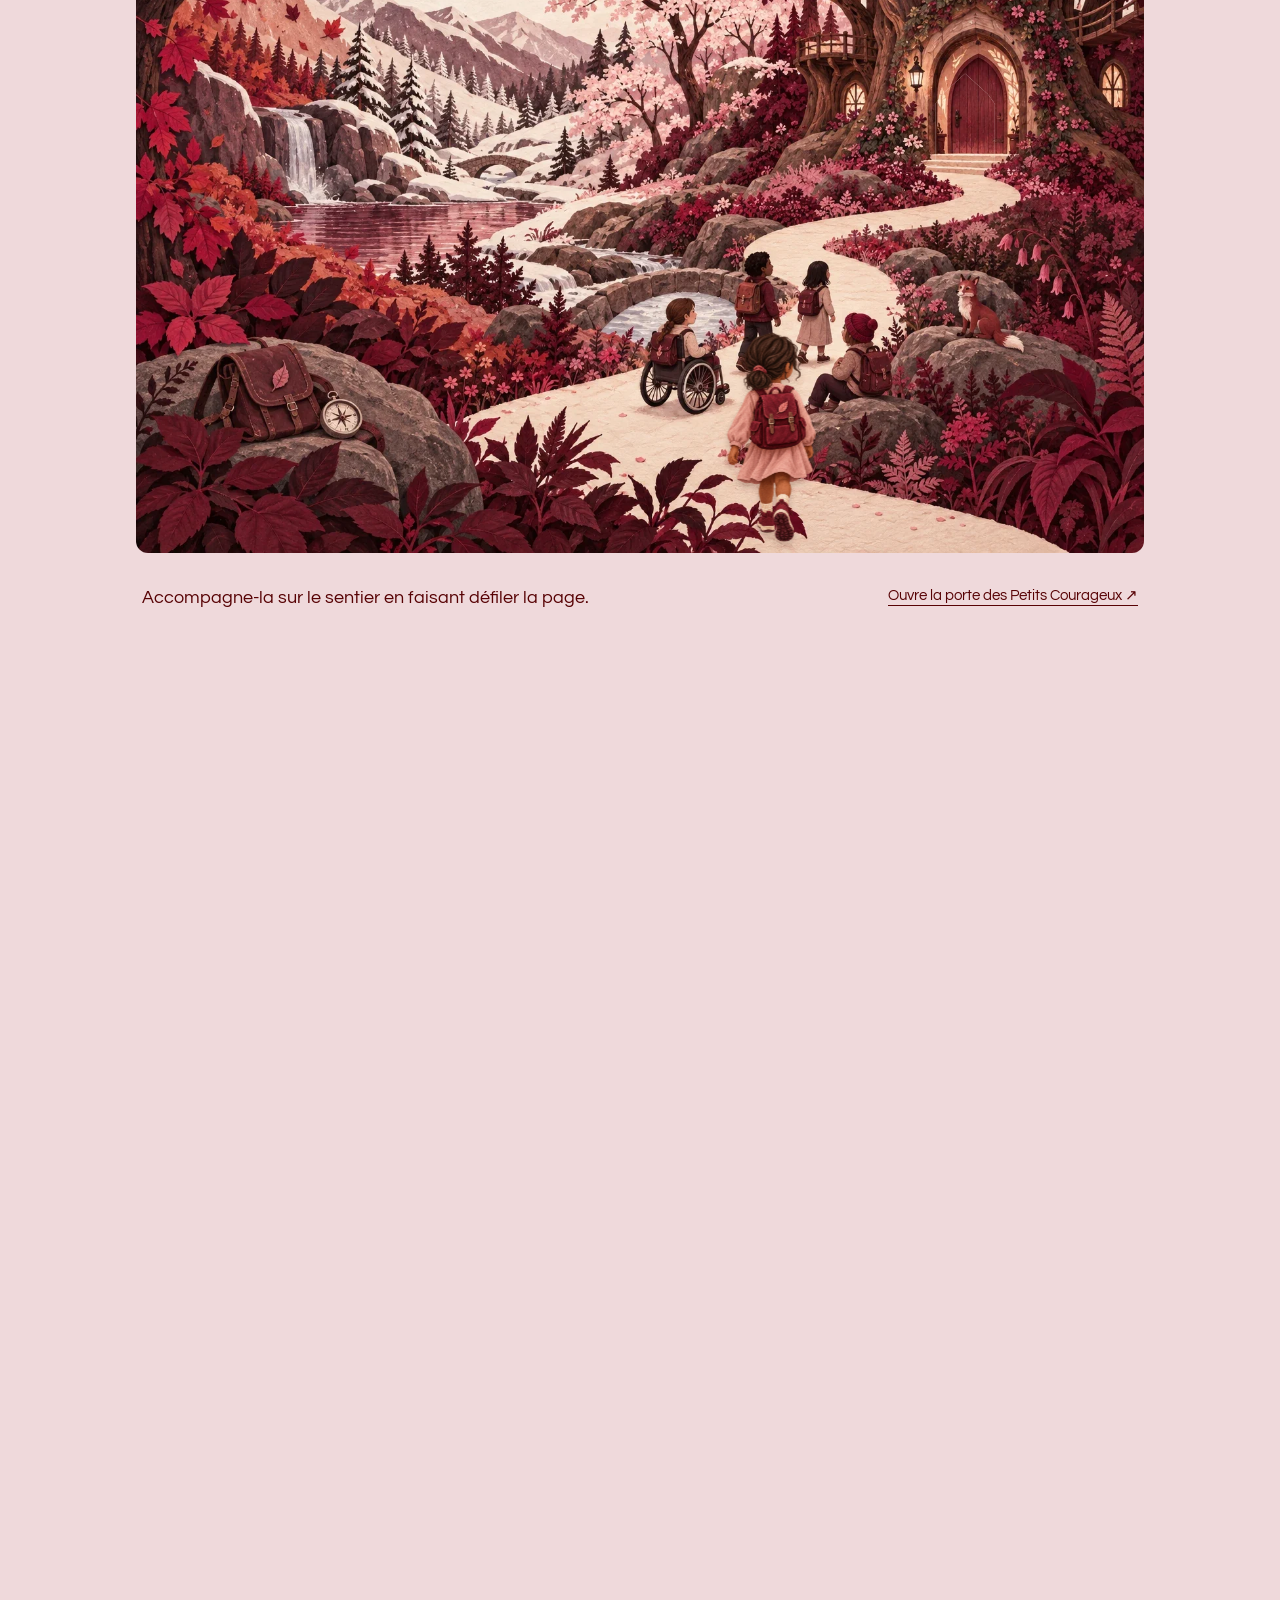
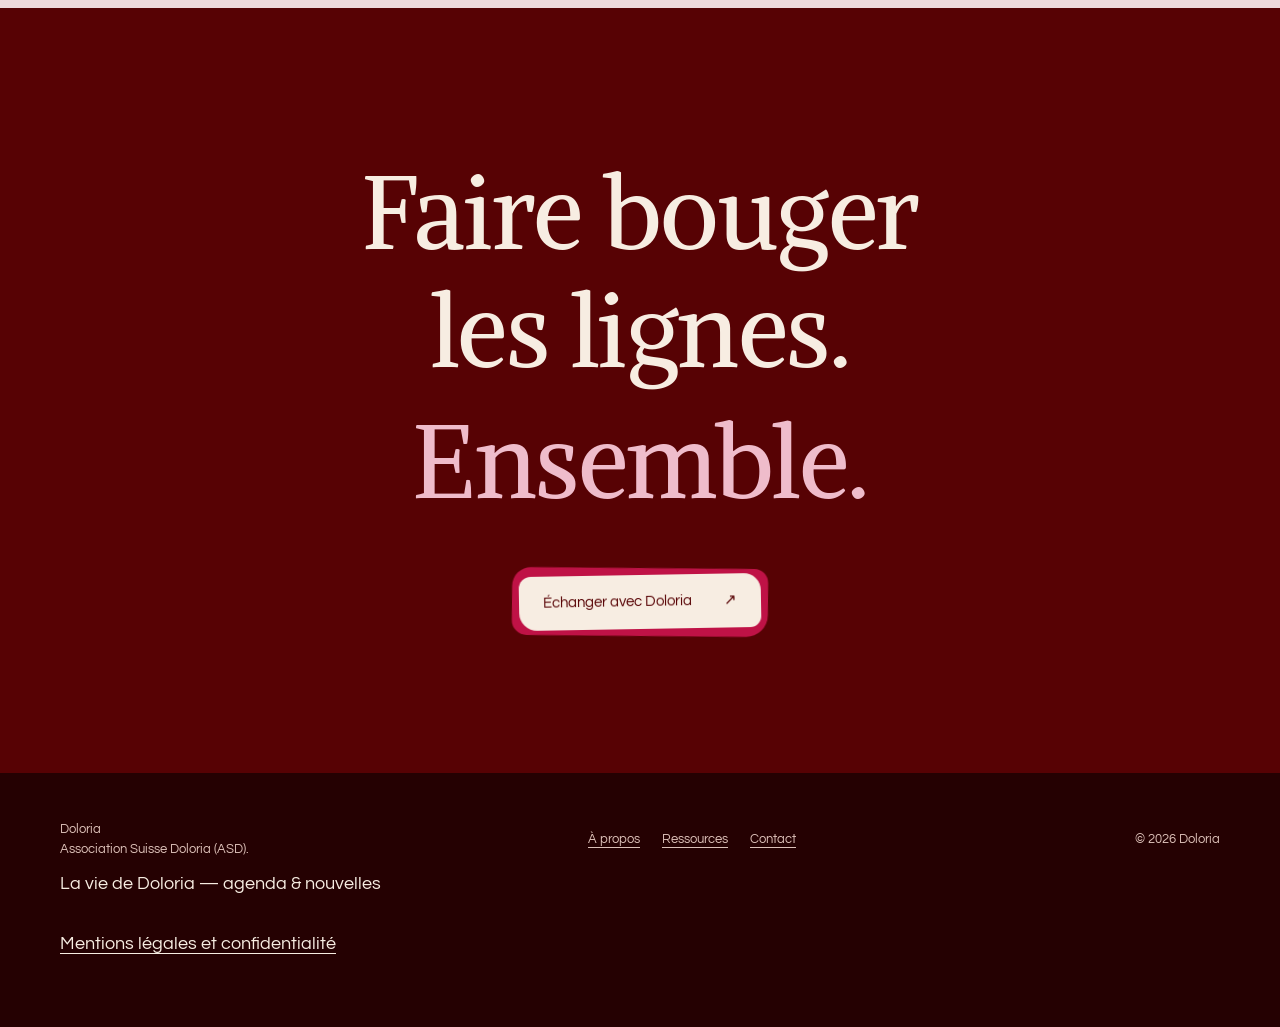
<file: actions.html>
<!doctype html>
<html lang="fr"><head><meta charset="utf-8"><meta name="viewport" content="width=device-width,initial-scale=1"><title>Nos actions — Doloria</title><meta http-equiv="refresh" content="0;url=index.html#actions"><link rel="canonical" href="https://raymondchloe199-dot.github.io/Doloria/index.html#actions"><link rel="stylesheet" href="typographie.css?v=1"></head><body><p>Retrouvez <a href="index.html#actions">Doloria en mouvement et nos actions sur l’accueil</a>.</p><script>location.replace('index.html#actions');</script></body></html>
</file>
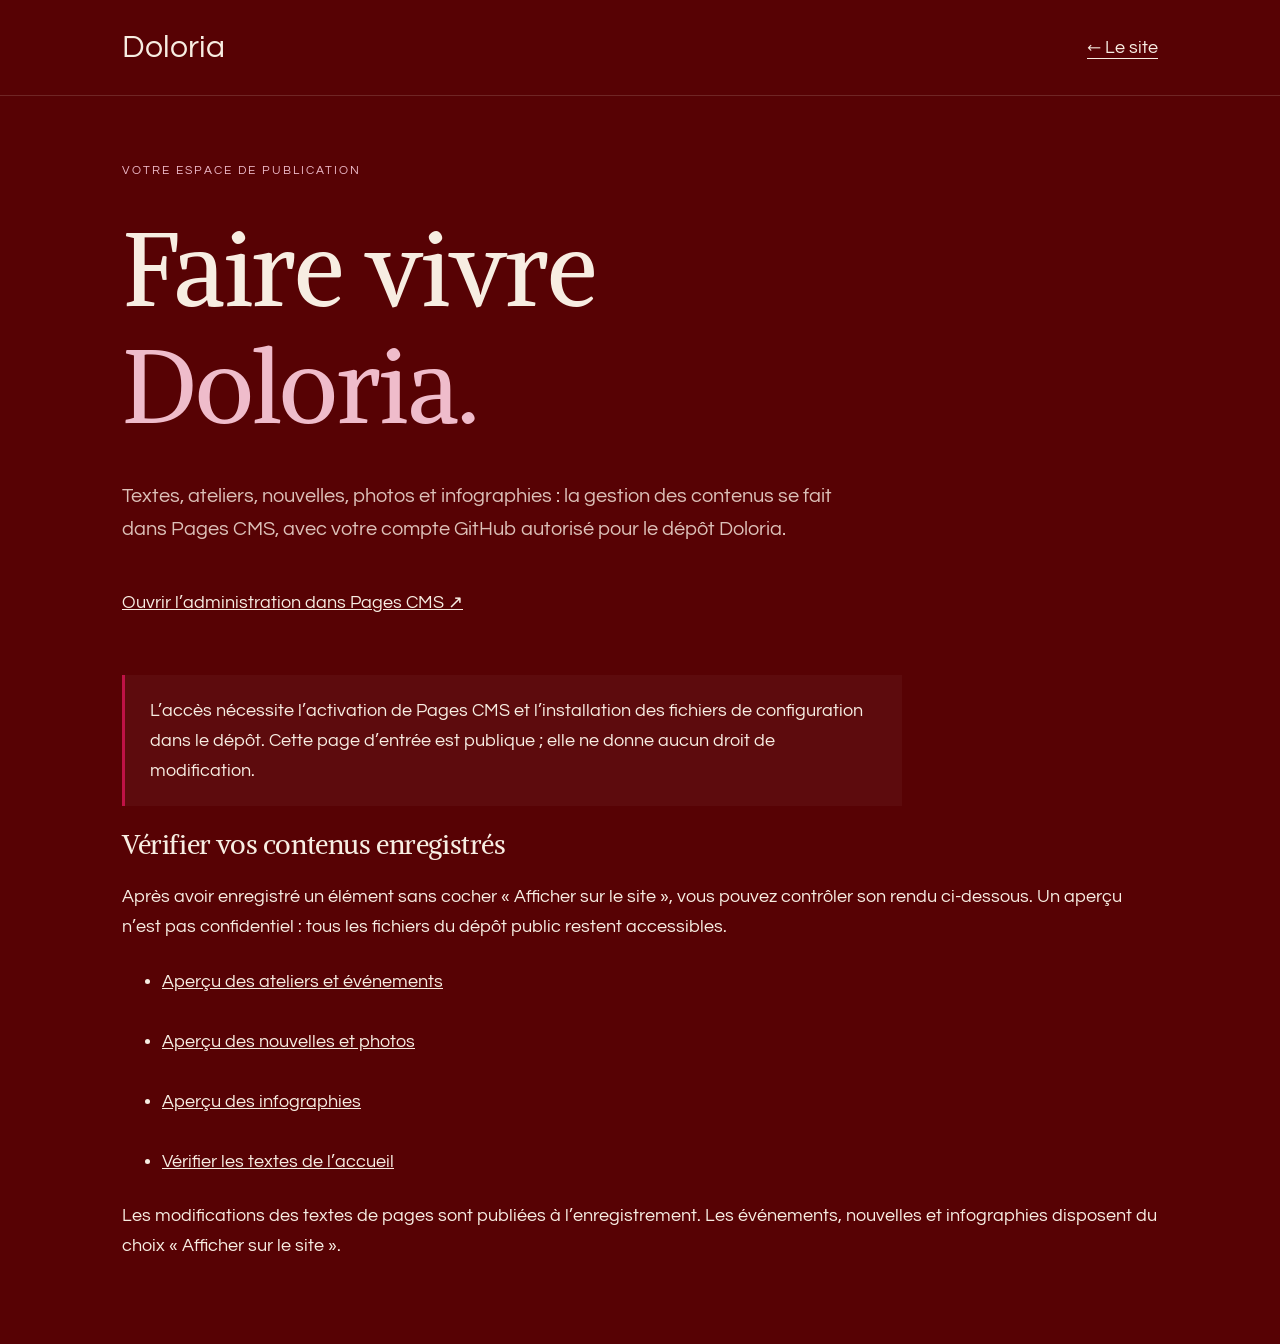
<file: administration.html>
<!doctype html><html lang="fr"><head><meta charset="utf-8"><meta name="viewport" content="width=device-width,initial-scale=1"><meta name="robots" content="noindex"><title>Administration — Doloria</title><link rel="stylesheet" href="info-pages.css"><style>a{display:inline-flex;min-height:44px;align-items:center}li{margin-bottom:16px}.page{padding-block:65px}.lead{margin-bottom:35px}</style><link rel="stylesheet" href="typographie.css?v=1"></head><body><header><nav class="wrap"><a href="index.html">Doloria</a><a href="index.html">← Le site</a></nav></header><main class="page"><div class="wrap"><div class="eyebrow">Votre espace de publication</div><h1>Faire vivre<br><em>Doloria.</em></h1><p class="lead">Textes, ateliers, nouvelles, photos et infographies : la gestion des contenus se fait dans Pages CMS, avec votre compte GitHub autorisé pour le dépôt Doloria.</p><p><a href="https://app.pagescms.org">Ouvrir l’administration dans Pages CMS ↗</a></p><div class="note">L’accès nécessite l’activation de Pages CMS et l’installation des fichiers de configuration dans le dépôt. Cette page d’entrée est publique ; elle ne donne aucun droit de modification.</div><h2>Vérifier vos contenus enregistrés</h2><p>Après avoir enregistré un élément sans cocher « Afficher sur le site », vous pouvez contrôler son rendu ci-dessous. Un aperçu n’est pas confidentiel : tous les fichiers du dépôt public restent accessibles.</p><ul><li><a href="vie-doloria.html?apercu=1#agenda">Aperçu des ateliers et événements</a></li><li><a href="vie-doloria.html?apercu=1#nouvelles">Aperçu des nouvelles et photos</a></li><li><a href="ressources.html?apercu=1#infographies">Aperçu des infographies</a></li><li><a href="index.html">Vérifier les textes de l’accueil</a></li></ul><p>Les modifications des textes de pages sont publiées à l’enregistrement. Les événements, nouvelles et infographies disposent du choix « Afficher sur le site ».</p></div></main></body></html>
</file>
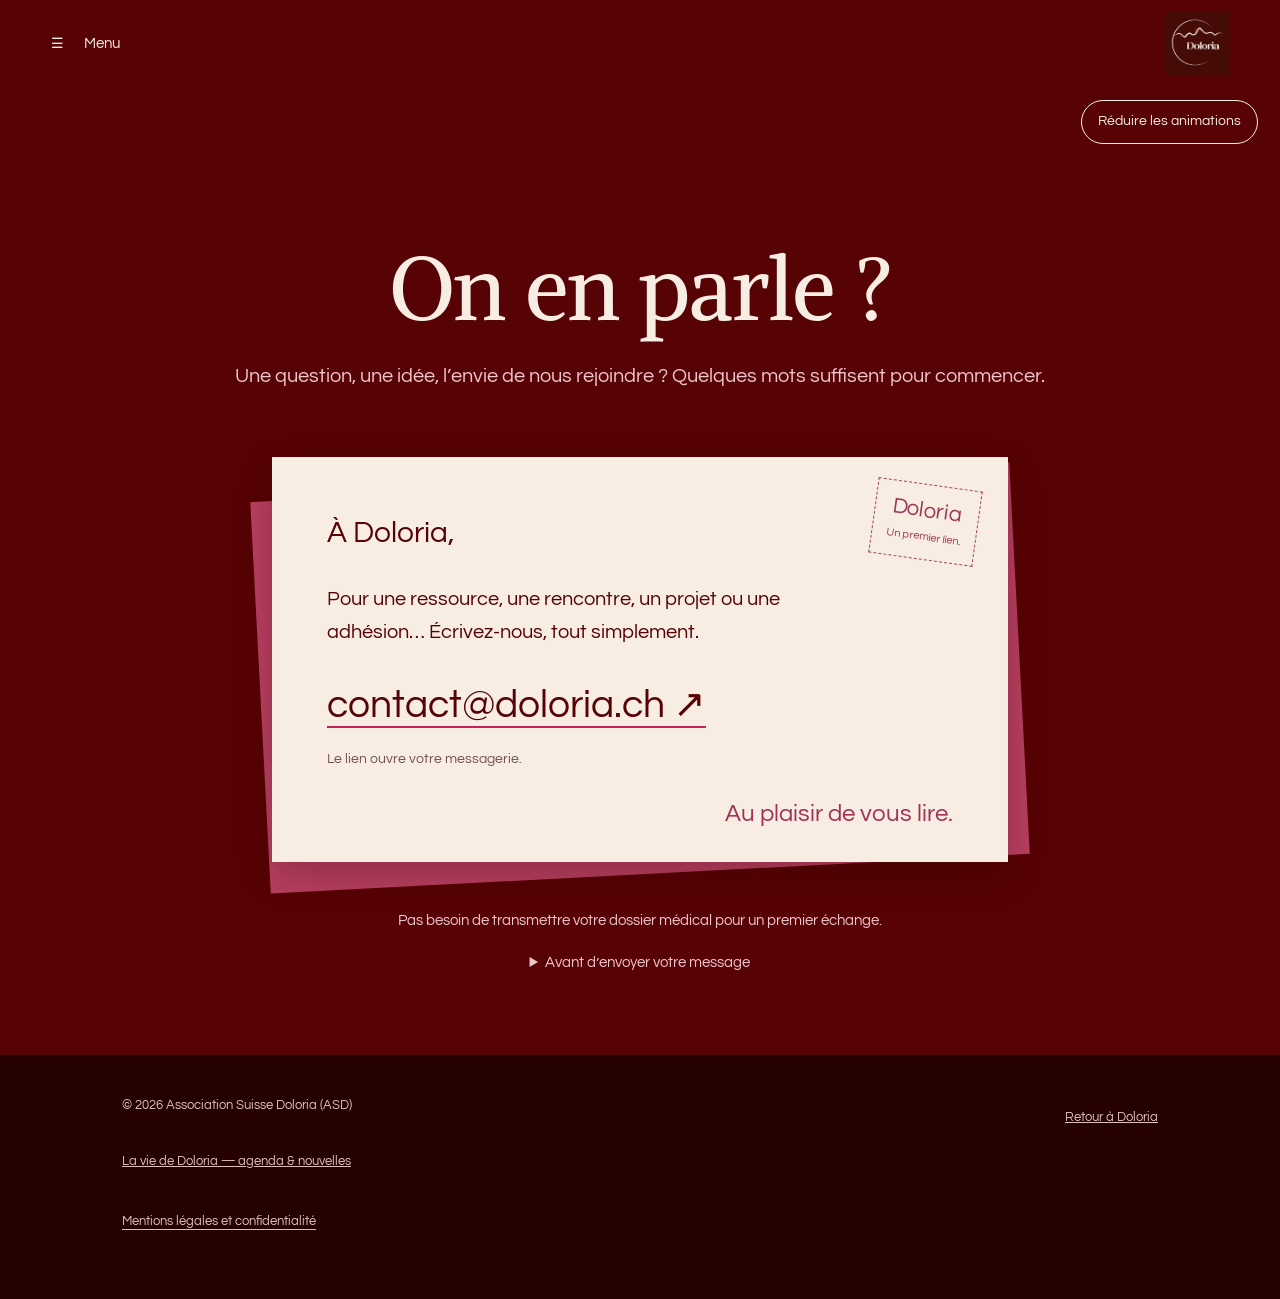
<file: contact.html>
<!doctype html>
<html lang="fr"><head><meta charset="utf-8"><meta name="viewport" content="width=device-width,initial-scale=1"><meta name="description" content="Contacter l’Association Suisse Doloria."><title>Nous écrire — Doloria</title><link rel="stylesheet" href="info-pages.css"><style>
/* Shared keyboard, reading and touch affordances. */
:where(a,button,summary):focus-visible{outline:3px solid #fff!important;outline-offset:3px!important;box-shadow:0 0 0 7px #570204!important}
main:focus{outline:none}
.skip{position:fixed!important;top:10px!important;left:10px;z-index:1000;background:#f7ede2;color:#570204;padding:12px 20px;transform:translateY(-200%)}
.skip:focus{transform:none}
:where(p,h1,h2,h3,a,summary){overflow-wrap:anywhere}
:where(.grid,.steps,.section-intro,.journey-bottom,.action-row)>*{min-width:0}
:where(header nav,footer .wrap){flex-wrap:wrap}
:where(header nav a,footer a){display:inline-flex;align-items:center;min-height:44px}
summary{min-height:44px}
p a{text-decoration:underline;text-underline-offset:.2em}
.accessibility-controls{padding:12px 22px;background:#570204;color:#f7ede2;text-align:right}
.accessibility-controls button{font:inherit;font-size:.875rem;min-height:44px;padding:8px 16px;border:1px solid currentColor;border-radius:24px;background:transparent;color:inherit;cursor:pointer}
.accessibility-controls[hidden]{display:none}
html.no-motion{scroll-behavior:auto!important}
.no-motion *,.no-motion *::before,.no-motion *::after{animation:none!important;transition:none!important}
.forest-door::before{content:'';position:absolute;left:50%;top:50%;width:max(100%,44px);height:max(100%,44px);transform:translate(-50%,-50%)}
.forest-door:focus-visible::after{opacity:1}
@media(max-width:760px){
 .js .nav-links{max-height:calc(100dvh - var(--header,78px));overflow-y:auto}
 .nav{column-gap:8px}
 .motion{max-width:145px}
}
@media(forced-colors:active){
 :where(a,button,summary):focus-visible{outline:3px solid Highlight!important;box-shadow:none!important}
 .pill,.button,.motion,.menu-toggle,.forest-door{border:2px solid ButtonText}
 .forest-door{background:ButtonFace}
}
@media(prefers-reduced-motion:reduce){html{scroll-behavior:auto!important}*,*::before,*::after{animation:none!important;transition:none!important}}

</style><style id="adult-typography">body{font-family:'Glacial Indifference','Helvetica Neue',Arial,sans-serif}nav a:first-child,main h1,main h2,main h3,main h4{font-family:'Helvetica Neue',Arial,sans-serif!important;font-weight:400}main.page h1{font-family:'Helvetica Neue',Arial,sans-serif!important;font-size:clamp(2.75rem,5.5vw,4.75rem);line-height:1.08;letter-spacing:-.045em}main.page h1 em{font-style:normal}main.page h2{font-family:'Helvetica Neue',Arial,sans-serif!important;font-size:clamp(1.75rem,3vw,2.5rem);line-height:1.15;letter-spacing:-.025em}.lead{line-height:1.65}</style><style id="shared-header-logo">header nav a.doloria-logo{display:flex;align-items:center;flex-shrink:0;min-height:86px;text-decoration:none}header nav a.doloria-logo img{display:block;width:86px;height:86px;object-fit:contain}@media(max-width:1000px){header nav a.doloria-logo img{width:74px;height:74px}header nav a.doloria-logo{min-height:74px}}@media(max-width:760px){header nav a.doloria-logo img{width:68px;height:68px}header nav a.doloria-logo{min-height:68px}}</style><link rel="stylesheet" href="navigation.css?v=pro-4"><style>.contact-box .mail-help{font-size:.95rem;line-height:1.6;margin-top:24px}.contact-guidance{margin-top:24px;border-top:1px solid #57020433;padding-top:12px}.contact-guidance summary{cursor:pointer;padding:10px 0}.contact-guidance p{font-size:1rem;line-height:1.65}.contact-box{margin-top:36px}.page .lead{margin-bottom:36px}</style><link rel="stylesheet" href="typographie.css?v=1"><link rel="stylesheet" href="site-natural.css?v=20261108-menu"><link rel="stylesheet" href="text-motion.css?v=2"><style>body[data-cms-page="contact"]{background:#570204;color:#f7ede2}.contact-letter-page{max-width:1150px;margin:auto;padding:75px 30px 70px}.contact-intro{text-align:center;margin:10px auto 65px}.contact-intro h1{font:400 clamp(48px,7vw,88px)/1.1 Alike,Georgia,serif!important;letter-spacing:-.025em;margin:0 0 22px}.contact-intro p{font:20px/1.6 Questrial,Arial,sans-serif;color:#efc6cb}.letter-wrap{position:relative;max-width:760px;margin:0 auto 48px;padding:0 12px}.letter-shadow{position:absolute;inset:25px 0 -12px;background:#b83f60;transform:rotate(-3deg)}.contact-letter{position:relative;background:#f7ede2;color:#570204;padding:50px 55px 36px;box-shadow:0 14px 35px #26000040;animation:letter-arrive .85s ease both}.letter-stamp{position:absolute;right:30px;top:27px;border:1px dashed #a44862;padding:14px;text-align:center;transform:rotate(8deg);font:22px Alike,Georgia,serif;color:#9d3655}.letter-stamp span{font:11px Questrial,Arial,sans-serif}.letter-to{font:30px Alike,Georgia,serif;margin:10px 0 35px}.letter-message{max-width:470px;font:20px/1.65 Questrial,Arial,sans-serif;margin:0 0 24px}.letter-email{display:inline-block;font:clamp(25px,4vw,39px)/1.4 Questrial,Arial,sans-serif;color:#570204;text-decoration:underline;text-decoration-color:#c32359;text-underline-offset:9px;text-decoration-thickness:2px;padding:5px 0;overflow-wrap:anywhere}.letter-email:hover{color:#ae194d}.letter-help{font:14px Questrial,Arial,sans-serif;margin:14px 0 35px;color:#755251}.letter-signature{text-align:right;font:24px Alike,Georgia,serif;margin:0;color:#a32f55}.contact-footnote{max-width:700px;margin:0 auto;color:#efc6cb;font:15px/1.6 Questrial,Arial,sans-serif;text-align:center}.contact-footnote p{margin:8px 0}.contact-footnote summary{cursor:pointer;display:list-item;list-style-position:inside;padding:10px;min-height:44px}.contact-footnote details[open]{text-align:left}.contact-footnote a{color:inherit}.contact-footnote details p{max-width:none}@keyframes letter-arrive{from{opacity:0;transform:translateY(25px) rotate(-1deg)}to{opacity:1;transform:none}}@media(max-width:600px){.contact-letter-page{padding:45px 22px}.contact-intro{margin-bottom:45px}.contact-intro p{font-size:18px}.contact-letter{padding:35px 23px 28px}.letter-stamp{top:18px;right:18px;font-size:17px;padding:9px}.letter-to{font-size:26px;margin-bottom:32px}.letter-message{font-size:18px}.letter-signature{font-size:20px}.letter-wrap{padding:0}.letter-email{font-size:clamp(20px,6.8vw,29px)}.letter-help{font-size:13px}.contact-footnote{font-size:14px}}@media(prefers-reduced-motion:reduce){.contact-letter{animation:none}}.no-motion .contact-letter{animation:none}</style></head><body data-cms-page="contact"><a class="skip" href="#contenu">Aller au contenu</a><header id="site-header"><nav id="site-navigation" aria-label="Navigation principale"><a class="site-logo" href="index.html" aria-label="Doloria, accueil"><img src="media/site-564880e612cbc043.webp" alt="Doloria" width="72" height="72"></a><button id="site-menu-toggle" type="button" aria-expanded="false" aria-controls="site-menu" hidden>Menu</button><div id="site-menu"><a href="a-propos.html">À propos</a><a href="vie-doloria.html">La vie de Doloria</a><a href="index.html#actions">Nos actions</a><a href="ressources.html">Ressources</a><details class="site-pro-menu"><summary>Espace professionnels <span aria-hidden="true">⌄</span></summary><div class="site-pro-links"><a href="professionnels.html">Santé</a><a href="professionnels-animation.html">Anim’</a><a href="professionnels-institutions.html">Institutions</a></div></details><a href="petits-courageux.html">Les Petits Courageux</a><a href="contact.html" aria-current="page">Contact</a></div></nav></header><div class="accessibility-controls" hidden><button id="reading-motion" type="button" aria-pressed="false">Réduire les animations</button></div><main class="contact-letter-page" id="contenu" tabindex="-1"><div class="contact-intro"><h1 data-cms-text="t002">On en parle ?</h1><p data-cms-text="t004">Une question, une idée, l’envie de nous rejoindre ? Quelques mots suffisent pour commencer.</p></div><section class="letter-wrap" aria-label="Écrire à Doloria"><div class="letter-shadow" aria-hidden="true"></div><div class="contact-letter"><span class="letter-stamp" aria-hidden="true">Doloria<br><span>Un premier lien.</span></span><p class="letter-to" data-cms-text="t005">À Doloria,</p><p class="letter-message" data-cms-text="t006">Pour une ressource, une rencontre, un projet ou une adhésion… Écrivez-nous, tout simplement.</p><a class="letter-email" href="mailto:contact@doloria.ch"><span data-cms-text="t007">contact@doloria.ch</span><span aria-hidden="true"> ↗</span></a><p class="letter-help">Le lien ouvre votre messagerie.</p><p class="letter-signature" data-cms-text="t003">Au plaisir de vous lire.</p></div></section><div class="contact-footnote"><p data-cms-text="t008">Pas besoin de transmettre votre dossier médical pour un premier échange.</p><details><summary>Avant d’envoyer votre message</summary><p>Évitez les documents médicaux, les numéros d’assurance et les informations très sensibles. Cette messagerie n’est pas destinée aux urgences et ne remplace pas un suivi médical.</p><p>Une demande d’information sur l’adhésion ne vous engage pas.</p><a href="mentions-legales.html">Confidentialité</a></details></div></main><footer><div class="wrap"><span>© 2026 Association Suisse Doloria (ASD)</span><a href="index.html">Retour à Doloria</a></div><div class="wrap"><a href="vie-doloria.html" style="display:inline-flex;min-height:44px;align-items:center">La vie de Doloria — agenda &amp; nouvelles</a></div><div class="wrap" style="padding-top:16px;padding-bottom:16px"><a href="mentions-legales.html" style="display:inline-flex;align-items:center;min-height:44px;text-decoration:underline;text-underline-offset:4px">Mentions légales et confidentialité</a></div></footer><script src="accessibility.js" defer></script><script src="site-natural.js?v=20261108-menu" defer></script><script src="cms-public.js" defer></script></body></html>
</file>
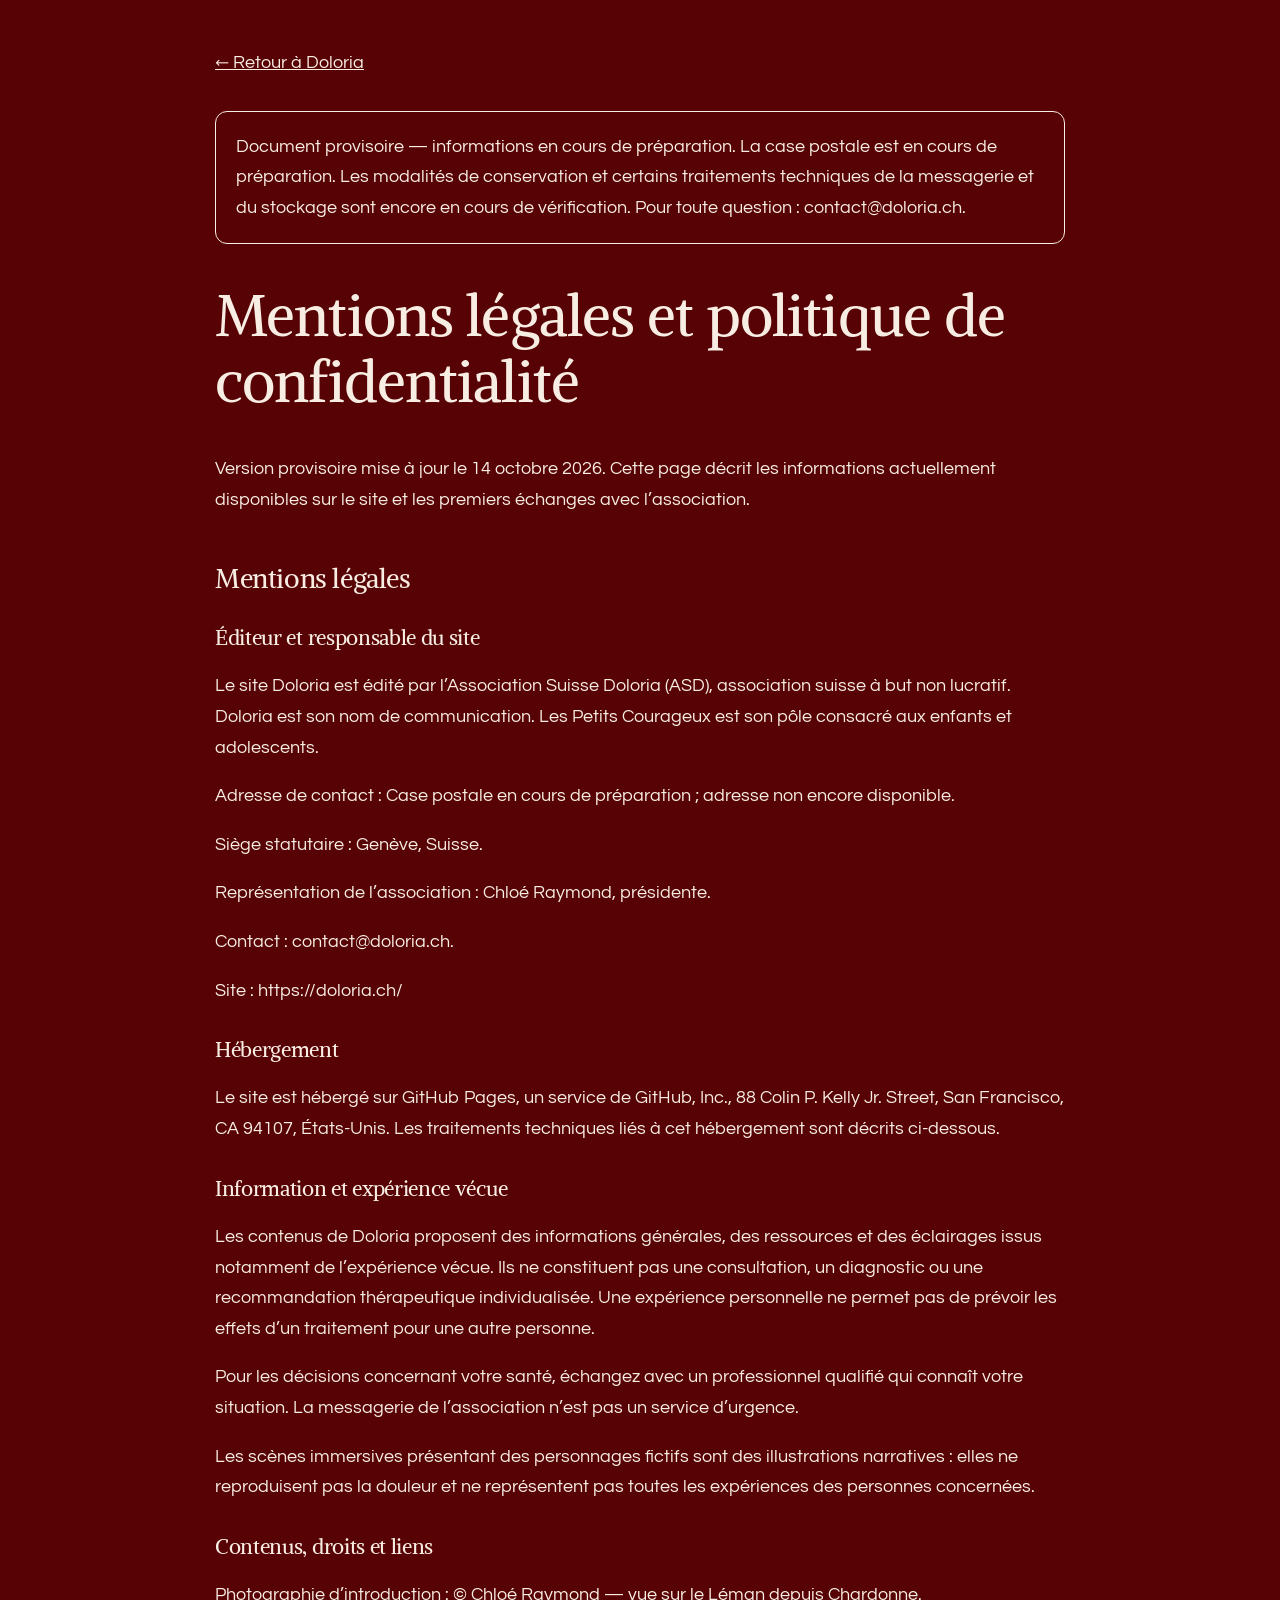
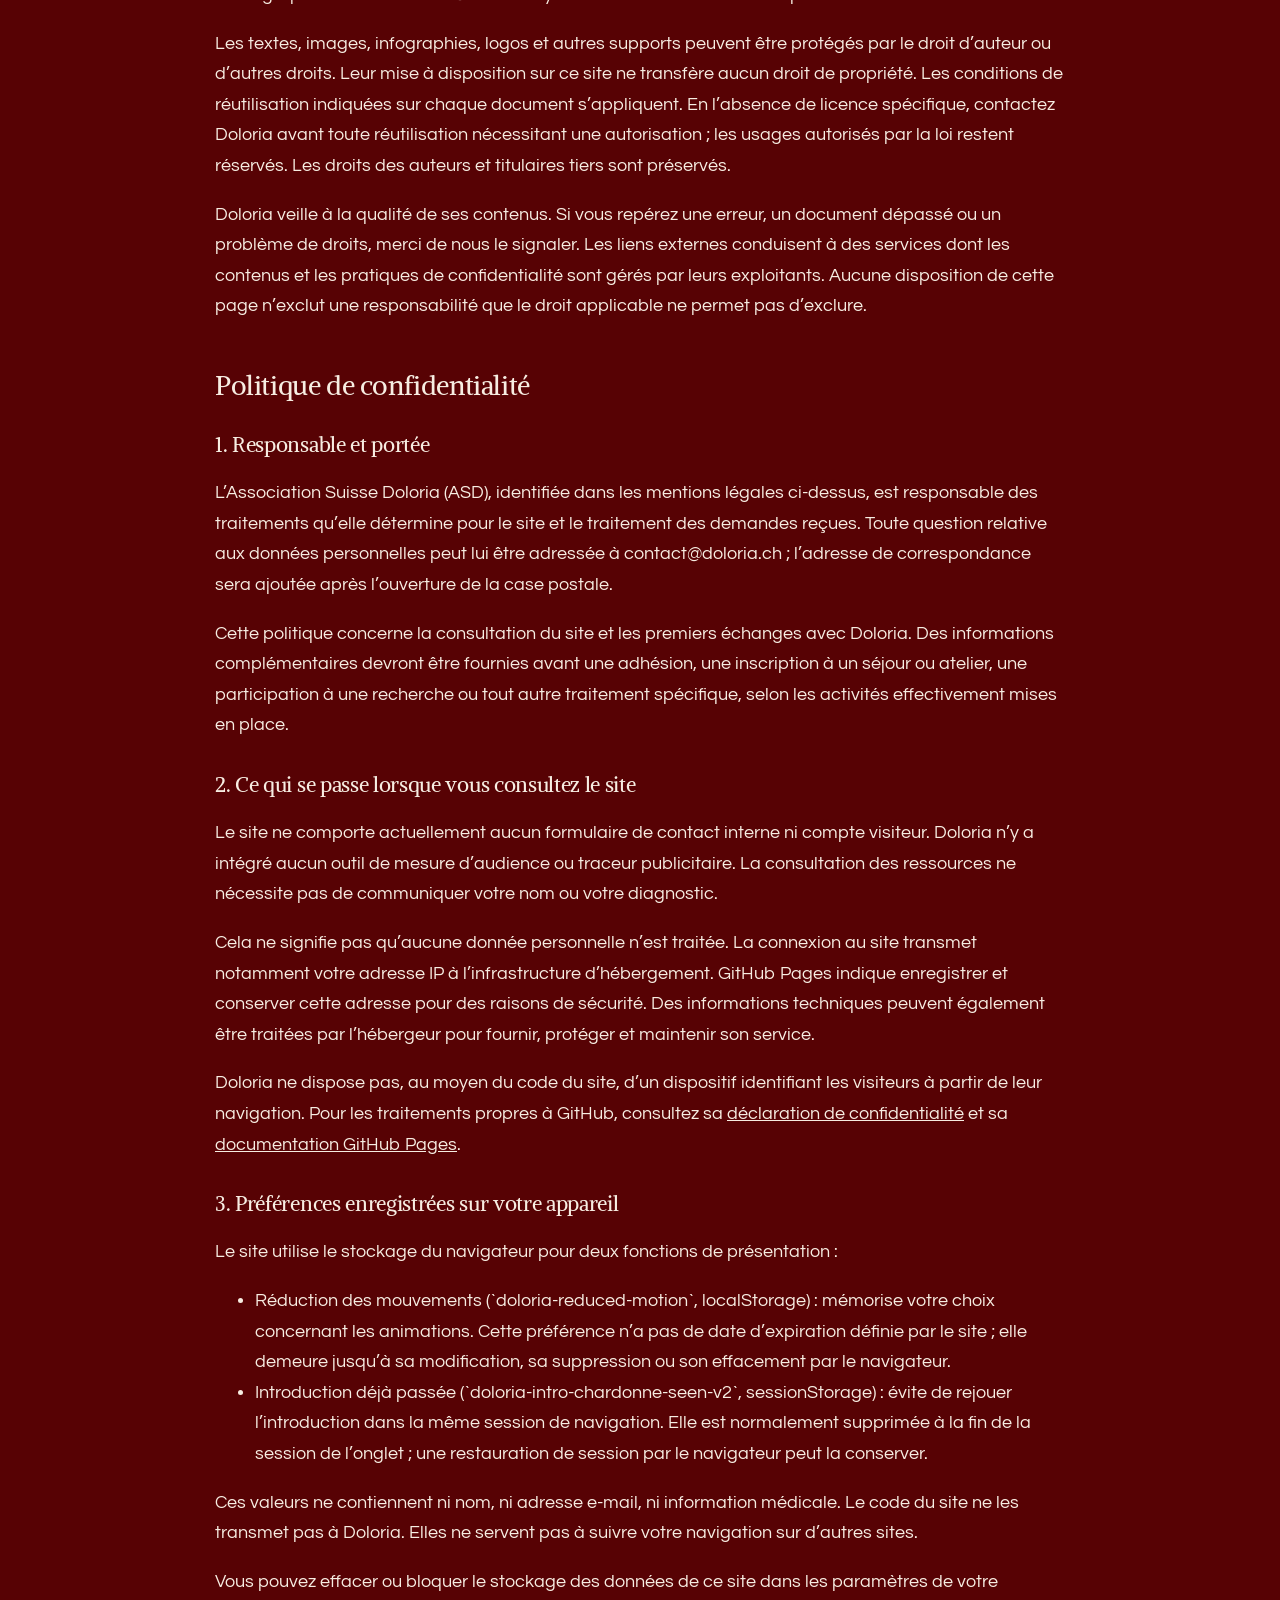
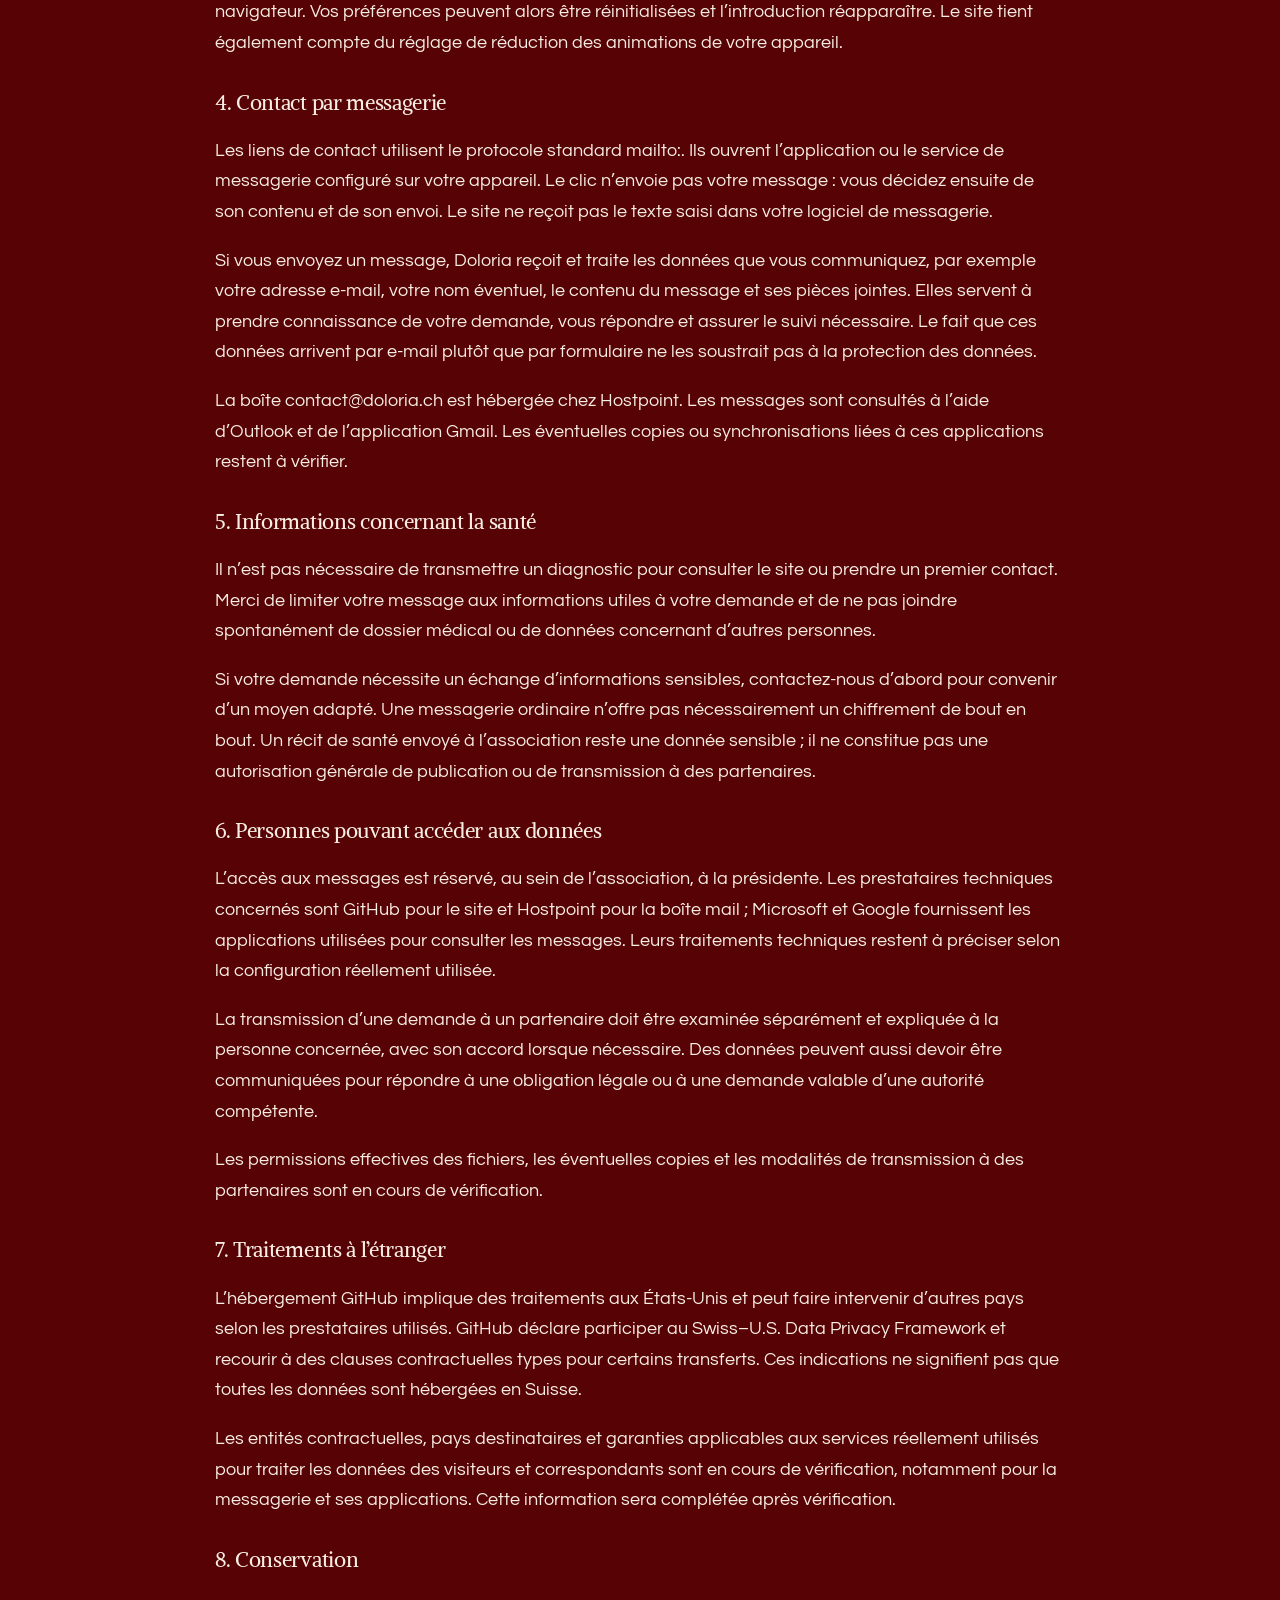
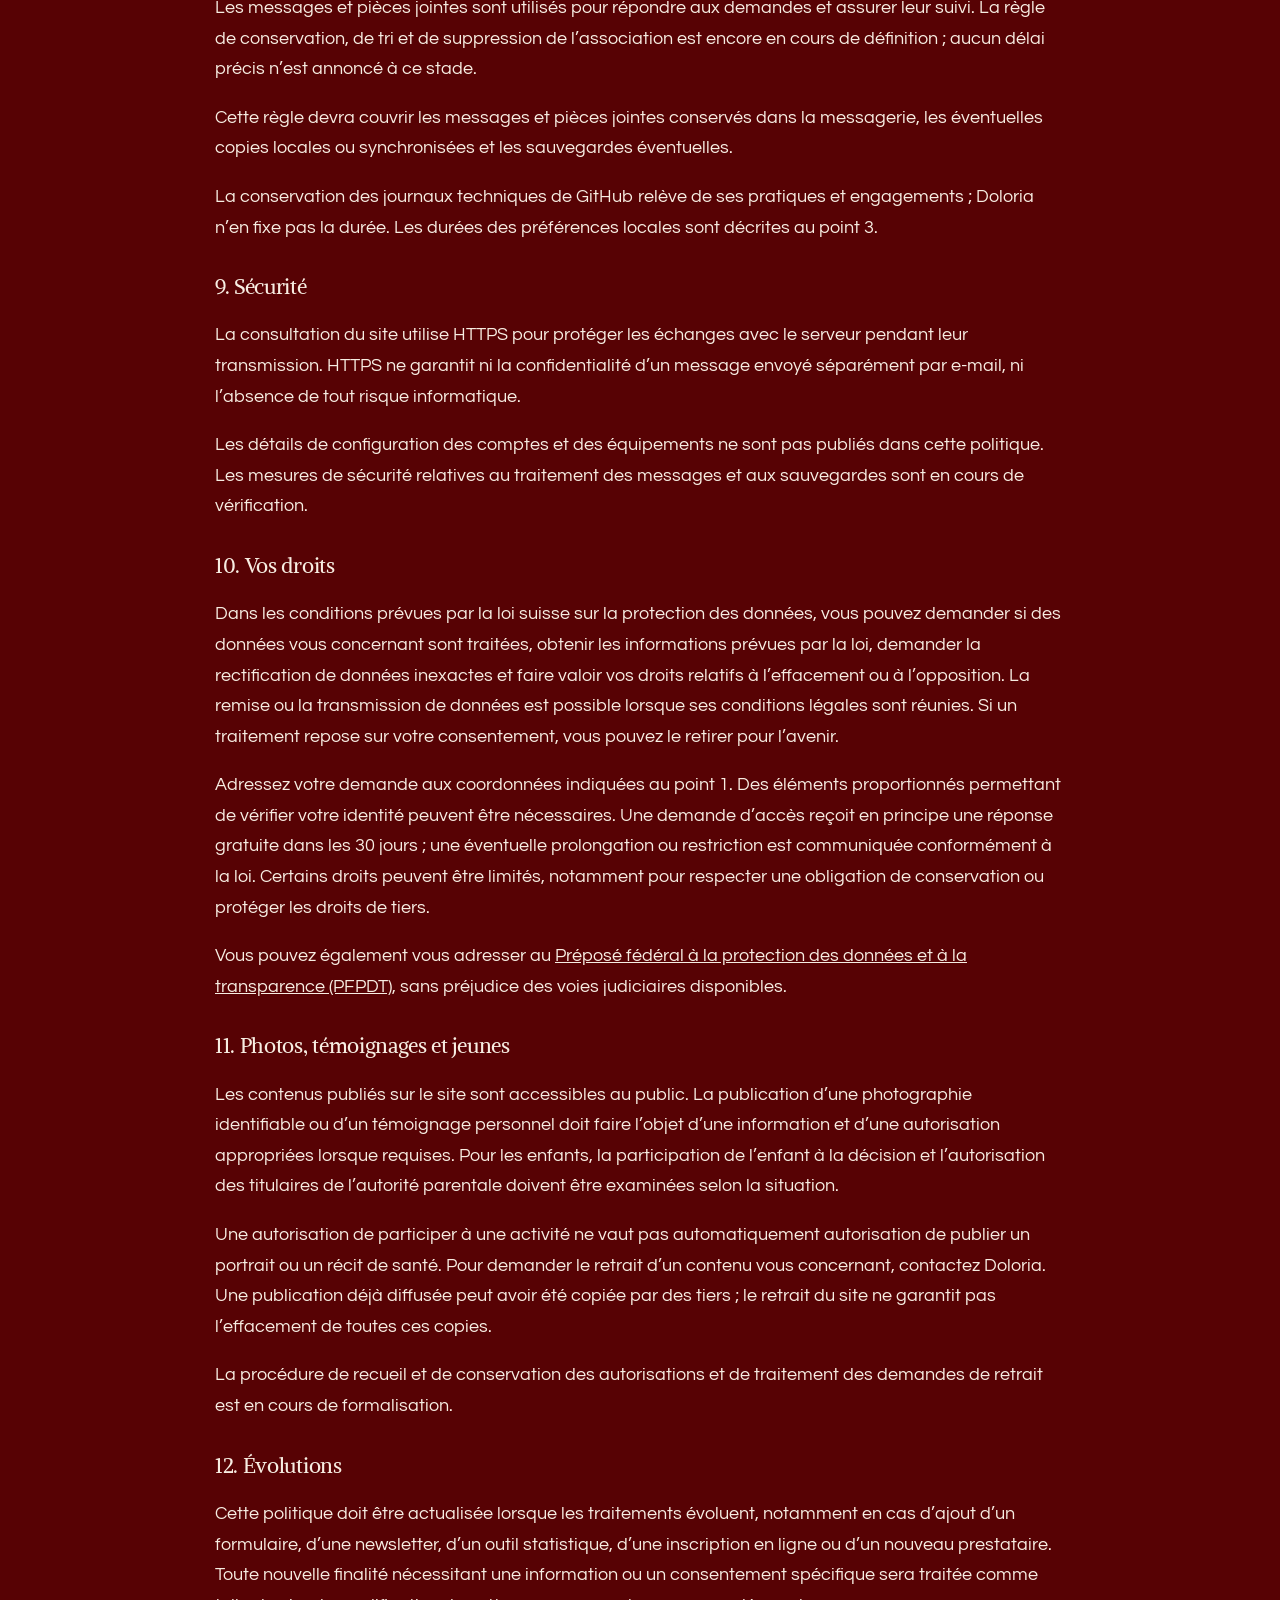
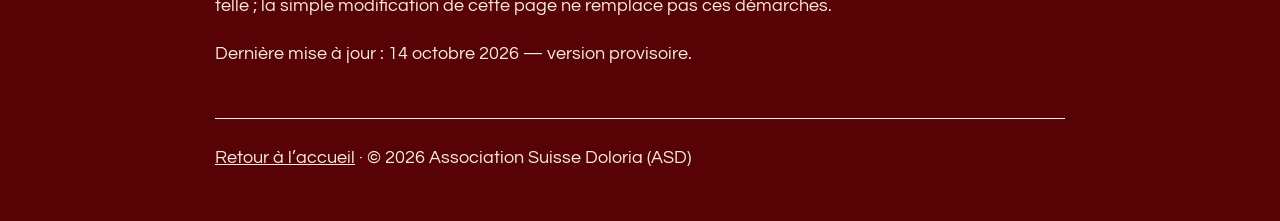
<file: mentions-legales.html>
<!doctype html><html lang="fr"><meta charset="utf-8"><meta name="viewport" content="width=device-width,initial-scale=1"><meta name="robots" content="noindex"><title>Doloria — Mentions légales et confidentialité</title><style>body{margin:0;background:#570204;color:#f7ede2;font:18px/1.7 Arial,sans-serif}main{max-width:850px;margin:auto;padding:48px 24px}h1{font-size:clamp(2rem,5vw,3.6rem);line-height:1.12}h2{margin-top:3rem}h3{margin-top:2rem}a{color:inherit;overflow-wrap:anywhere}strong{font-weight:700}a:focus-visible{outline:3px solid #a62c55;outline-offset:4px}p{overflow-wrap:anywhere}</style><link rel="stylesheet" href="typographie.css?v=1"><main><nav aria-label="Navigation"><a href="index.html">← Retour à Doloria</a></nav><aside style="margin-top:32px;padding:20px;border:1px solid currentColor;border-radius:12px"><strong>Document provisoire — informations en cours de préparation.</strong> La case postale est en cours de préparation. Les modalités de conservation et certains traitements techniques de la messagerie et du stockage sont encore en cours de vérification. Pour toute question : contact@doloria.ch.</aside><h1>Mentions légales et politique de confidentialité</h1><p><strong>Version provisoire mise à jour le 14 octobre 2026.</strong> Cette page décrit les informations actuellement disponibles sur le site et les premiers échanges avec l’association.</p><h2>Mentions légales</h2><h3>Éditeur et responsable du site</h3><p>Le site Doloria est édité par l’Association Suisse Doloria (ASD), association suisse à but non lucratif. Doloria est son nom de communication. Les Petits Courageux est son pôle consacré aux enfants et adolescents.</p><p>Adresse de contact : <strong>Case postale en cours de préparation ; adresse non encore disponible</strong>.</p><p>Siège statutaire : <strong>Genève, Suisse</strong>.</p><p>Représentation de l’association : <strong>Chloé Raymond, présidente</strong>.</p><p>Contact : <strong>contact@doloria.ch</strong>.</p><p>Site : https://doloria.ch/</p><h3>Hébergement</h3><p>Le site est hébergé sur GitHub Pages, un service de GitHub, Inc., 88 Colin P. Kelly Jr. Street, San Francisco, CA 94107, États-Unis. Les traitements techniques liés à cet hébergement sont décrits ci-dessous.</p><h3>Information et expérience vécue</h3><p>Les contenus de Doloria proposent des informations générales, des ressources et des éclairages issus notamment de l’expérience vécue. Ils ne constituent pas une consultation, un diagnostic ou une recommandation thérapeutique individualisée. Une expérience personnelle ne permet pas de prévoir les effets d’un traitement pour une autre personne.</p><p>Pour les décisions concernant votre santé, échangez avec un professionnel qualifié qui connaît votre situation. La messagerie de l’association n’est pas un service d’urgence.</p><p>Les scènes immersives présentant des personnages fictifs sont des illustrations narratives : elles ne reproduisent pas la douleur et ne représentent pas toutes les expériences des personnes concernées.</p><h3>Contenus, droits et liens</h3><p id="credit-photo">Photographie d’introduction : © Chloé Raymond — vue sur le Léman depuis Chardonne.</p><p>Les textes, images, infographies, logos et autres supports peuvent être protégés par le droit d’auteur ou d’autres droits. Leur mise à disposition sur ce site ne transfère aucun droit de propriété. Les conditions de réutilisation indiquées sur chaque document s’appliquent. En l’absence de licence spécifique, contactez Doloria avant toute réutilisation nécessitant une autorisation ; les usages autorisés par la loi restent réservés. Les droits des auteurs et titulaires tiers sont préservés.</p><p>Doloria veille à la qualité de ses contenus. Si vous repérez une erreur, un document dépassé ou un problème de droits, merci de nous le signaler. Les liens externes conduisent à des services dont les contenus et les pratiques de confidentialité sont gérés par leurs exploitants. Aucune disposition de cette page n’exclut une responsabilité que le droit applicable ne permet pas d’exclure.</p><h2>Politique de confidentialité</h2><h3>1. Responsable et portée</h3><p>L’Association Suisse Doloria (ASD), identifiée dans les mentions légales ci-dessus, est responsable des traitements qu’elle détermine pour le site et le traitement des demandes reçues. Toute question relative aux données personnelles peut lui être adressée à <strong>contact@doloria.ch</strong> ; l’adresse de correspondance sera ajoutée après l’ouverture de la case postale.</p><p>Cette politique concerne la consultation du site et les premiers échanges avec Doloria. Des informations complémentaires devront être fournies avant une adhésion, une inscription à un séjour ou atelier, une participation à une recherche ou tout autre traitement spécifique, selon les activités effectivement mises en place.</p><h3>2. Ce qui se passe lorsque vous consultez le site</h3><p>Le site ne comporte actuellement aucun formulaire de contact interne ni compte visiteur. Doloria n’y a intégré aucun outil de mesure d’audience ou traceur publicitaire. La consultation des ressources ne nécessite pas de communiquer votre nom ou votre diagnostic.</p><p>Cela ne signifie pas qu’aucune donnée personnelle n’est traitée. La connexion au site transmet notamment votre adresse IP à l’infrastructure d’hébergement. GitHub Pages indique enregistrer et conserver cette adresse pour des raisons de sécurité. Des informations techniques peuvent également être traitées par l’hébergeur pour fournir, protéger et maintenir son service.</p><p>Doloria ne dispose pas, au moyen du code du site, d’un dispositif identifiant les visiteurs à partir de leur navigation. Pour les traitements propres à GitHub, consultez sa <a href="https://docs.github.com/en/site-policy/privacy-policies/github-general-privacy-statement">déclaration de confidentialité</a> et sa <a href="https://docs.github.com/en/pages/getting-started-with-github-pages/what-is-github-pages#data-collection">documentation GitHub Pages</a>.</p><h3>3. Préférences enregistrées sur votre appareil</h3><p>Le site utilise le stockage du navigateur pour deux fonctions de présentation :</p><ul><li><strong>Réduction des mouvements</strong> (`doloria-reduced-motion`, localStorage) : mémorise votre choix concernant les animations. Cette préférence n’a pas de date d’expiration définie par le site ; elle demeure jusqu’à sa modification, sa suppression ou son effacement par le navigateur.</li><li><strong>Introduction déjà passée</strong> (`doloria-intro-chardonne-seen-v2`, sessionStorage) : évite de rejouer l’introduction dans la même session de navigation. Elle est normalement supprimée à la fin de la session de l’onglet ; une restauration de session par le navigateur peut la conserver.</li></ul><p>Ces valeurs ne contiennent ni nom, ni adresse e-mail, ni information médicale. Le code du site ne les transmet pas à Doloria. Elles ne servent pas à suivre votre navigation sur d’autres sites.</p><p>Vous pouvez effacer ou bloquer le stockage des données de ce site dans les paramètres de votre navigateur. Vos préférences peuvent alors être réinitialisées et l’introduction réapparaître. Le site tient également compte du réglage de réduction des animations de votre appareil.</p><h3>4. Contact par messagerie</h3><p>Les liens de contact utilisent le protocole standard <strong>mailto:</strong>. Ils ouvrent l’application ou le service de messagerie configuré sur votre appareil. Le clic n’envoie pas votre message : vous décidez ensuite de son contenu et de son envoi. Le site ne reçoit pas le texte saisi dans votre logiciel de messagerie.</p><p>Si vous envoyez un message, Doloria reçoit et traite les données que vous communiquez, par exemple votre adresse e-mail, votre nom éventuel, le contenu du message et ses pièces jointes. Elles servent à prendre connaissance de votre demande, vous répondre et assurer le suivi nécessaire. Le fait que ces données arrivent par e-mail plutôt que par formulaire ne les soustrait pas à la protection des données.</p><p>La boîte contact@doloria.ch est hébergée chez Hostpoint. Les messages sont consultés à l’aide d’Outlook et de l’application Gmail. Les éventuelles copies ou synchronisations liées à ces applications restent à vérifier.</p><h3>5. Informations concernant la santé</h3><p>Il n’est pas nécessaire de transmettre un diagnostic pour consulter le site ou prendre un premier contact. Merci de limiter votre message aux informations utiles à votre demande et de ne pas joindre spontanément de dossier médical ou de données concernant d’autres personnes.</p><p>Si votre demande nécessite un échange d’informations sensibles, contactez-nous d’abord pour convenir d’un moyen adapté. Une messagerie ordinaire n’offre pas nécessairement un chiffrement de bout en bout. Un récit de santé envoyé à l’association reste une donnée sensible ; il ne constitue pas une autorisation générale de publication ou de transmission à des partenaires.</p><h3>6. Personnes pouvant accéder aux données</h3><p>L’accès aux messages est réservé, au sein de l’association, à la présidente. Les prestataires techniques concernés sont GitHub pour le site et Hostpoint pour la boîte mail ; Microsoft et Google fournissent les applications utilisées pour consulter les messages. Leurs traitements techniques restent à préciser selon la configuration réellement utilisée.</p><p>La transmission d’une demande à un partenaire doit être examinée séparément et expliquée à la personne concernée, avec son accord lorsque nécessaire. Des données peuvent aussi devoir être communiquées pour répondre à une obligation légale ou à une demande valable d’une autorité compétente.</p><p>Les permissions effectives des fichiers, les éventuelles copies et les modalités de transmission à des partenaires sont en cours de vérification.</p><h3>7. Traitements à l’étranger</h3><p>L’hébergement GitHub implique des traitements aux États-Unis et peut faire intervenir d’autres pays selon les prestataires utilisés. GitHub déclare participer au Swiss–U.S. Data Privacy Framework et recourir à des clauses contractuelles types pour certains transferts. Ces indications ne signifient pas que toutes les données sont hébergées en Suisse.</p><p>Les entités contractuelles, pays destinataires et garanties applicables aux services réellement utilisés pour traiter les données des visiteurs et correspondants sont en cours de vérification, notamment pour la messagerie et ses applications. Cette information sera complétée après vérification.</p><h3>8. Conservation</h3><p>Les messages et pièces jointes sont utilisés pour répondre aux demandes et assurer leur suivi. La règle de conservation, de tri et de suppression de l’association est encore en cours de définition ; aucun délai précis n’est annoncé à ce stade.</p><p>Cette règle devra couvrir les messages et pièces jointes conservés dans la messagerie, les éventuelles copies locales ou synchronisées et les sauvegardes éventuelles.</p><p>La conservation des journaux techniques de GitHub relève de ses pratiques et engagements ; Doloria n’en fixe pas la durée. Les durées des préférences locales sont décrites au point 3.</p><h3>9. Sécurité</h3><p>La consultation du site utilise HTTPS pour protéger les échanges avec le serveur pendant leur transmission. HTTPS ne garantit ni la confidentialité d’un message envoyé séparément par e-mail, ni l’absence de tout risque informatique.</p><p>Les détails de configuration des comptes et des équipements ne sont pas publiés dans cette politique. Les mesures de sécurité relatives au traitement des messages et aux sauvegardes sont en cours de vérification.</p><h3>10. Vos droits</h3><p>Dans les conditions prévues par la loi suisse sur la protection des données, vous pouvez demander si des données vous concernant sont traitées, obtenir les informations prévues par la loi, demander la rectification de données inexactes et faire valoir vos droits relatifs à l’effacement ou à l’opposition. La remise ou la transmission de données est possible lorsque ses conditions légales sont réunies. Si un traitement repose sur votre consentement, vous pouvez le retirer pour l’avenir.</p><p>Adressez votre demande aux coordonnées indiquées au point 1. Des éléments proportionnés permettant de vérifier votre identité peuvent être nécessaires. Une demande d’accès reçoit en principe une réponse gratuite dans les 30 jours ; une éventuelle prolongation ou restriction est communiquée conformément à la loi. Certains droits peuvent être limités, notamment pour respecter une obligation de conservation ou protéger les droits de tiers.</p><p>Vous pouvez également vous adresser au <a href="https://www.edoeb.admin.ch/fr">Préposé fédéral à la protection des données et à la transparence (PFPDT)</a>, sans préjudice des voies judiciaires disponibles.</p><h3>11. Photos, témoignages et jeunes</h3><p>Les contenus publiés sur le site sont accessibles au public. La publication d’une photographie identifiable ou d’un témoignage personnel doit faire l’objet d’une information et d’une autorisation appropriées lorsque requises. Pour les enfants, la participation de l’enfant à la décision et l’autorisation des titulaires de l’autorité parentale doivent être examinées selon la situation.</p><p>Une autorisation de participer à une activité ne vaut pas automatiquement autorisation de publier un portrait ou un récit de santé. Pour demander le retrait d’un contenu vous concernant, contactez Doloria. Une publication déjà diffusée peut avoir été copiée par des tiers ; le retrait du site ne garantit pas l’effacement de toutes ces copies.</p><p>La procédure de recueil et de conservation des autorisations et de traitement des demandes de retrait est en cours de formalisation.</p><h3>12. Évolutions</h3><p>Cette politique doit être actualisée lorsque les traitements évoluent, notamment en cas d’ajout d’un formulaire, d’une newsletter, d’un outil statistique, d’une inscription en ligne ou d’un nouveau prestataire. Toute nouvelle finalité nécessitant une information ou un consentement spécifique sera traitée comme telle ; la simple modification de cette page ne remplace pas ces démarches.</p><p>Dernière mise à jour : <strong>14 octobre 2026 — version provisoire</strong>.
</p><footer style="margin-top:48px;border-top:1px solid currentColor;padding-top:24px"><a href="index.html">Retour à l’accueil</a> · © 2026 Association Suisse Doloria (ASD)</footer></main><link rel="stylesheet" href="text-motion.css?v=2"><script src="text-motion.js?v=2" defer></script></html>
</file>
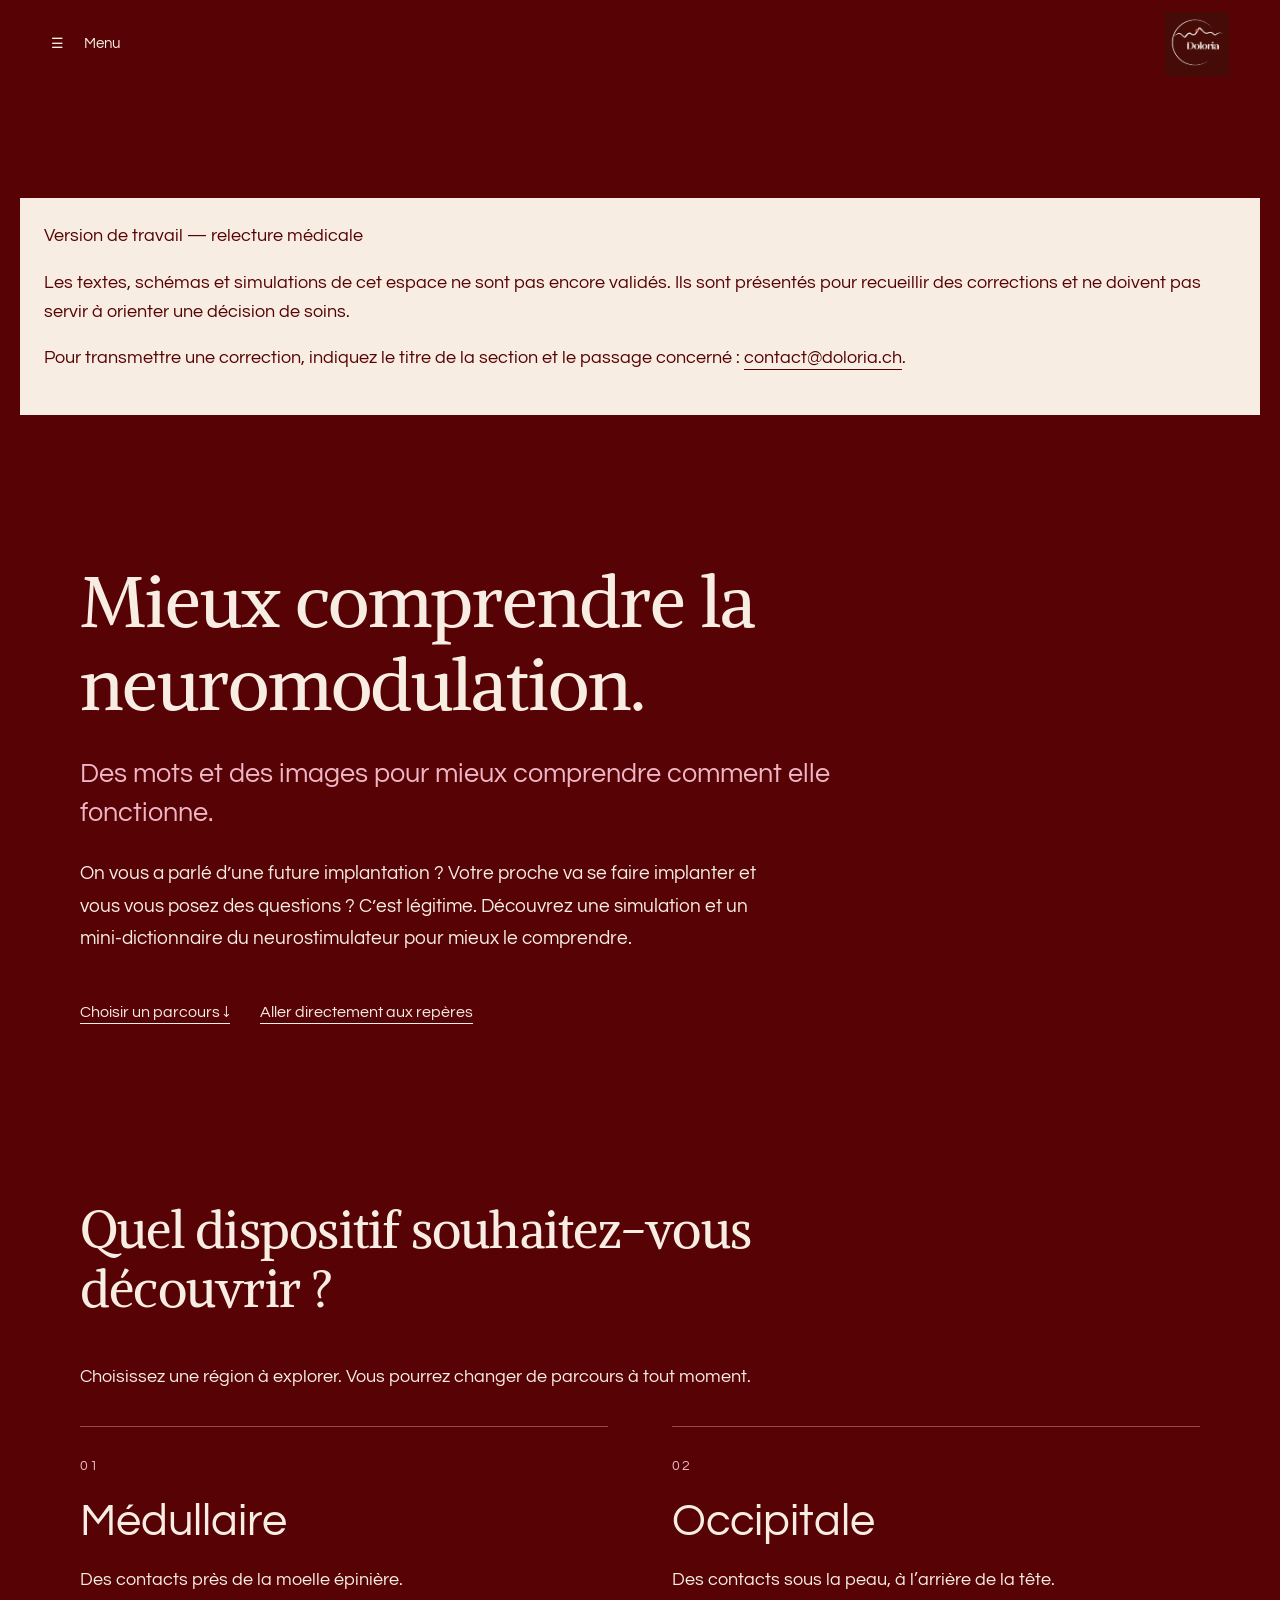
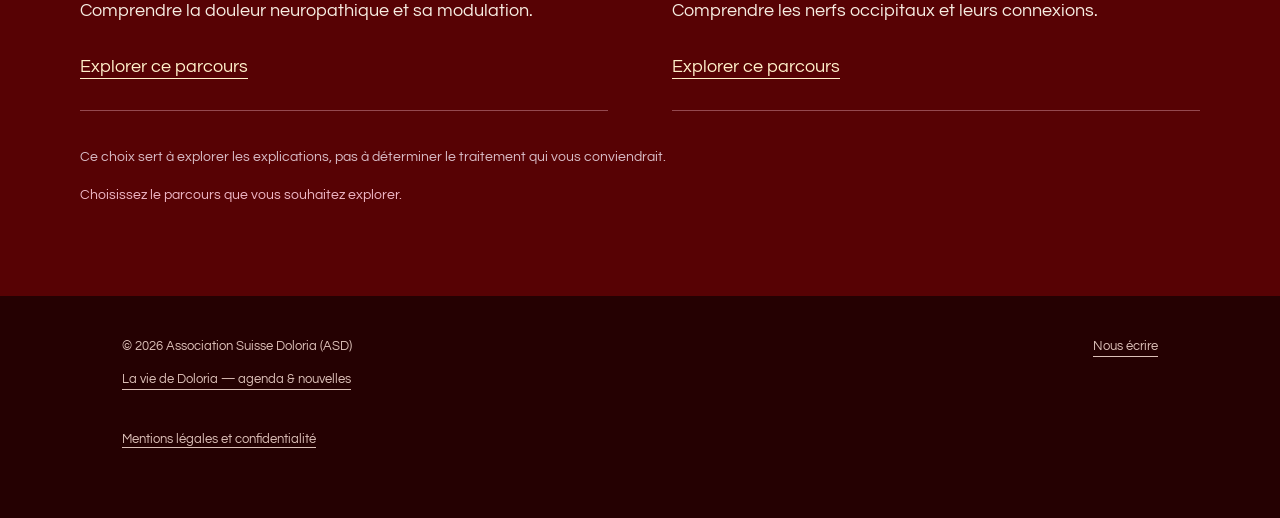
<file: neuromodulation-relecture.html>
<!doctype html><html lang="fr"><head><meta charset="utf-8"><meta name="viewport" content="width=device-width,initial-scale=1"><title>Neuromodulation · Médullaire et occipitale — Doloria</title><meta name="description" content="Choisir un parcours pour comprendre la neurostimulation médullaire ou la stimulation des nerfs occipitaux avec Doloria."><link rel="stylesheet" href="info-pages.css"><link rel="stylesheet" href="navigation.css?v=pro-4"><link rel="stylesheet" href="typographie.css?v=1"><link rel="stylesheet" href="site-natural.css?v=20261108-menu"><link rel="stylesheet" href="neuromodulation.css?v=choix-1"><link rel="stylesheet" href="occipital.css?v=choix-1"><link rel="stylesheet" href="text-motion.css?v=2"><meta name="robots" content="noindex,nofollow"><style>.review-notice{background:#f7ede2;color:#570204;padding:24px;margin:110px 20px 25px;font:18px/1.6 Questrial,Arial,sans-serif}.review-notice a{color:inherit;text-decoration:underline}</style></head><body data-cms-page="neuromodulation"><a class="skip" href="#contenu">Aller au contenu</a><header id="site-header"><nav id="site-navigation" aria-label="Navigation principale"><a class="site-logo" href="index.html" aria-label="Doloria, accueil"><img src="media/site-564880e612cbc043.webp" alt="Doloria" width="72" height="72"></a><button id="site-menu-toggle" type="button" aria-expanded="false" aria-controls="site-menu" hidden>Menu</button><div id="site-menu"><a href="a-propos.html">À propos</a><a href="vie-doloria.html">La vie de Doloria</a><a href="index.html#actions">Nos actions</a><a href="ressources.html">Ressources</a><details class="site-pro-menu"><summary>Espace professionnels <span aria-hidden="true">⌄</span></summary><div class="site-pro-links"><a href="professionnels.html">Santé</a><a href="professionnels-animation.html">Anim’</a><a href="professionnels-institutions.html">Institutions</a></div></details><a href="petits-courageux.html">Les Petits Courageux</a><a href="contact.html">Contact</a></div></nav></header><main id="contenu"><aside class="review-notice" aria-label="Version de relecture"><strong>Version de travail — relecture médicale</strong><p>Les textes, schémas et simulations de cet espace ne sont pas encore validés. Ils sont présentés pour recueillir des corrections et ne doivent pas servir à orienter une décision de soins.</p><p>Pour transmettre une correction, indiquez le titre de la section et le passage concerné : <a href="mailto:contact@doloria.ch?subject=Relecture%20neuromodulation%20Doloria">contact@doloria.ch</a>.</p></aside><section class="neuro-intro"><h1 data-cms-text="titre">Mieux comprendre la neuromodulation.</h1><p class="neuro-subtitle" data-cms-text="sous_titre">Des mots et des images pour mieux comprendre comment elle fonctionne.</p><p data-cms-text="intro">On vous a parlé d’une future implantation ? Votre proche va se faire implanter et vous vous posez des questions ? C’est légitime. Découvrez une simulation et un mini-dictionnaire du neurostimulateur pour mieux le comprendre.</p><div class="intro-links"><a href="#choisir">Choisir un parcours ↓</a><a href="#quotidien">Aller directement aux repères</a></div></section><section id="choisir" class="neuro-choice neuro-wrap" aria-labelledby="neuro-choice-title"><h2 id="neuro-choice-title">Quel dispositif souhaitez-vous découvrir ?</h2><p>Choisissez une région à explorer. Vous pourrez changer de parcours à tout moment.</p><div class="neuro-choice-options"><button type="button" data-neuro-choice="scs" aria-controls="scs-panel" aria-pressed="false"><span class="neuro-choice-number">01</span><span class="neuro-choice-name">Médullaire</span><span class="neuro-choice-description">Des contacts près de la moelle épinière.<br>Comprendre la douleur neuropathique et sa modulation.</span><span class="neuro-choice-action">Explorer ce parcours</span></button><button type="button" data-neuro-choice="ons" aria-controls="ons-panel" aria-pressed="false"><span class="neuro-choice-number">02</span><span class="neuro-choice-name">Occipitale</span><span class="neuro-choice-description">Des contacts sous la peau, à l’arrière de la tête.<br>Comprendre les nerfs occipitaux et leurs connexions.</span><span class="neuro-choice-action">Explorer ce parcours</span></button></div><p class="story-note">Ce choix sert à explorer les explications, pas à déterminer le traitement qui vous conviendrait.</p><p id="neuro-choice-status" class="neuro-choice-status" role="status">Aucun parcours sélectionné.</p></section><noscript><style>#scs-panel,#ons-panel,#neuro-common{display:block!important}.neuro-choice-options{display:none}</style><p class="neuro-wrap">Sans JavaScript, les présentations des deux dispositifs restent disponibles ci-dessous. Les simulations interactives nécessitent JavaScript.</p></noscript><div id="scs-panel" class="neuro-panel" hidden><section class="sim-section story-section" id="fonctionnement" aria-labelledby="sim-title"><div class="neuro-wrap"><a class="neuro-back-choice" href="#choisir">Changer de parcours</a><h2 id="sim-title" tabindex="-1">De la douleur neuropathique à la neurostimulation.</h2><p class="story-intro">Partons de ce que la personne ressent. Explorons ensuite les circuits nerveux, puis ce que la neurostimulation médullaire peut modifier.</p><p class="story-note">Simulation pédagogique simplifiée d’un exemple de douleur neuropathique périphérique. Elle ne représente pas toutes les douleurs, ne pose pas de diagnostic et ne prédit pas un soulagement. Relecture médicale indépendante à venir.</p><div id="sim-scene" class="story" data-story="0" tabindex="-1" aria-describedby="story-keyboard" aria-keyshortcuts="ArrowLeft ArrowRight"><nav class="story-tabs" aria-label="Étapes du parcours"><button type="button" data-story-step="0" aria-pressed="true">1 · Le vécu</button><button type="button" data-story-step="1" aria-pressed="false">2 · Les voies</button><button type="button" data-story-step="2" aria-pressed="false">3 · L’activité nerveuse</button><button type="button" data-story-step="3" aria-pressed="false">4 · Les influences</button><button type="button" data-story-step="4" aria-pressed="false">5 · Le relais</button><button type="button" data-story-step="5" aria-pressed="false">6 · Le dispositif</button></nav><p class="story-keyboard" id="story-keyboard">← → pour changer d’étape lorsque le parcours est à l’écran. Les flèches ↑ ↓ gardent le défilement de la page.</p><div class="story-layout"><div class="story-visual"><p class="story-view-label" id="story-view-label">La sensation, dans le corps</p>
<div id="story-influences" class="story-influences" hidden><p><span>Du côté de la personne</span> Sommeil · attention · émotions</p><p><span>Autour de la personne</span> Soutien des proches · environnement · conditions de vie</p></div><div class="story-body"><svg viewBox="0 0 640 640" role="group" aria-labelledby="sim-svg-title sim-svg-desc"><title id="sim-svg-title">Du dispositif aux circuits nerveux</title><desc id="sim-svg-desc">En crème, le câble relie le générateur aux contacts, à côté de la moelle. Un halo montre une action locale symbolique. En rose, les messages montent du corps vers le cerveau avec un relais dans la moelle. En mauve, la modulation descend du cerveau vers la moelle. Les trois contacts peuvent être explorés au clavier ou au clic ; ce ne sont pas des réglages thérapeutiques.</desc><defs><linearGradient id="sim-metal"><stop stop-color="#fff4df"/><stop offset="1" stop-color="#baa797"/></linearGradient><radialGradient id="local-field"><stop stop-color="#ffe4ad" stop-opacity=".3"/><stop offset="1" stop-color="#ffe4ad" stop-opacity="0"/></radialGradient></defs>
<path d="M292 127V153Q210 167 198 210L160 385Q155 412 173 414Q187 415 194 392L230 279L221 460L244 566H296L318 460L340 566H392L415 460L406 279L442 392Q450 415 465 409Q480 405 473 383L435 210Q423 166 344 153V127" fill="#efb7c609" stroke="#efb7c63d" stroke-width="1.5"/>
<g class="circuit-brain"><path d="M317 31C294 7 259 28 267 53C240 72 259 103 283 104C287 128 311 128 321 111C339 131 370 112 367 93C392 83 385 50 365 46C366 17 335 12 317 31Z" fill="#efb7c61a" stroke="#efb7c6" stroke-width="2"/><path d="M318 34V110M281 52Q301 41 310 60M336 43Q355 58 337 74M279 82Q298 98 308 80M334 87Q353 78 359 96" fill="none" stroke="#efb7c6" opacity=".6"/></g>
<path class="story-cord" d="M318 113Q320 135 320 165V429" fill="none" stroke="#efb7c62b" stroke-width="42" stroke-linecap="round"/>
<g class="nerve-tracks" fill="none" stroke-width="2.5"><path d="M278 536L294 448Q310 385 310 310" stroke="#efb7c638"/><path id="signal-body" d="M278 536L294 448Q310 385 310 310" stroke="#f28cae"/><path id="signal-up" d="M310 310V165Q310 130 308 111" stroke="#f28cae"/><path class="story-descending" id="signal-down" d="M332 111Q332 137 332 165V283Q332 302 315 310" stroke="#b8a8ef"/><path d="M310 337V469L278 536M332 337V469L364 536" stroke="#efb7c622"/></g>
<g class="story-relay"><circle cx="310" cy="310" r="23" fill="#360b15" fill-opacity=".5" stroke="#f28cae"/><circle cx="310" cy="310" r="8" fill="#360b15" stroke="#f28cae" stroke-width="2"/><path d="M325 326l10 10" stroke="#fff0ca" stroke-width="2"/></g>
<g class="direction-arrows" fill="none" stroke-width="3" stroke-linecap="round" stroke-linejoin="round"><path d="M289 452l6 -9 5 10M304 220l6 -9 6 9" stroke="#f28cae"/><path class="story-descending" d="M326 222l6 9 6 -9" stroke="#b8a8ef"/></g>
<g class="neuropathy-mark" aria-hidden="true"><ellipse cx="282" cy="500" rx="34" ry="57" fill="#f28cae" opacity=".12"/><path class="sensation-line" d="M277 468l-9 18 17 -4 -14 24 16 -5 -12 23" fill="none" stroke="#f28cae" stroke-width="3"/><circle class="ectopic-origin" cx="294" cy="448" r="13" fill="#360b15" stroke="#f28cae" stroke-width="2"/><text x="64" y="478" fill="#f7ede2" font-size="13">Zone de la sensation*</text></g><g class="context-labels" fill="#f7ede2" font-size="14"><text x="45" y="43">La personne</text><text x="437" y="43">Son environnement</text><path d="M150 47L252 62M433 47L383 55" stroke="#efb7c6" stroke-width="1.5"/></g>
<g class="ectopic-inset" aria-hidden="true"><path d="M220 360Q260 390 294 448" fill="none" stroke="#fff0ca" stroke-width="1.5"/>
<rect x="24" y="275" width="218" height="137" rx="18" fill="#4a1827" stroke="#fff0ca" stroke-width="1.5"/>
<text x="42" y="302" fill="#fff0ca" font-size="16">Activité spontanée</text><text x="42" y="324" fill="#f7ede2" font-size="13">Sans nouveau contact</text>
<path d="M42 369H72L81 347L91 390L102 358L113 369H140L149 347L159 390L170 358L181 369H222" fill="none" stroke="#f28cae" stroke-width="2.5"/>
<circle class="ectopic-spark" cx="294" cy="448" r="22" fill="#f28cae" fill-opacity=".14" stroke="#fff0ca" stroke-width="2"/>
</g><g id="signal-particles" aria-hidden="true"></g>
<g id="contact-field" class="sim-field" transform="translate(365 190)"><ellipse rx="65" ry="42" fill="url(#local-field)"/><ellipse class="local-ring" rx="55" ry="32" fill="none" stroke="#f6dbb3" stroke-width="1.5"/><ellipse rx="34" ry="21" fill="none" stroke="#f6dbb3" opacity=".5"/></g>
<g class="sim-device"><path d="M448 458V412Q448 383 365 383V168" fill="none" stroke="#bba48c" stroke-width="4"/><path id="signal-device" d="M448 458V412Q448 383 365 383V190" fill="none" stroke="transparent"/><g id="device-particles" aria-hidden="true"></g><rect x="428" y="454" width="40" height="49" rx="11" fill="url(#sim-metal)"/><rect x="441" y="448" width="14" height="9" rx="2" fill="#bba48c"/></g>
<g class="sim-contact" transform="translate(0 -58)" data-contact="0" data-y="190" role="button" tabindex="0" aria-label="1. Comprendre le contact métallique" aria-pressed="true"><rect class="contact-hit" x="343" y="226" width="44" height="44" rx="7" fill="transparent"/><rect class="contact-metal" x="359" y="243" width="12" height="10" rx="2" fill="#d8b780" stroke="#fff3dc"/><text x="392" y="253" fill="#fff0ca" font-size="16" aria-hidden="true">1</text></g><g class="sim-contact" transform="translate(0 -58)" data-contact="1" data-y="238" role="button" tabindex="0" aria-label="2. Comprendre le choix du positionnement" aria-pressed="false"><rect class="contact-hit" x="343" y="274" width="44" height="44" rx="7" fill="transparent"/><rect class="contact-metal" x="359" y="291" width="12" height="10" rx="2" fill="#d8b780" stroke="#fff3dc"/><text x="392" y="301" fill="#fff0ca" font-size="16" aria-hidden="true">2</text></g><g class="sim-contact" transform="translate(0 -58)" data-contact="2" data-y="286" role="button" tabindex="0" aria-label="3. Connaître les précautions" aria-pressed="false"><rect class="contact-hit" x="343" y="322" width="44" height="44" rx="7" fill="transparent"/><rect class="contact-metal" x="359" y="339" width="12" height="10" rx="2" fill="#d8b780" stroke="#fff3dc"/><text x="392" y="349" fill="#fff0ca" font-size="16" aria-hidden="true">3</text></g><g fill="#f7ede2" font-size="15"><text x="412" y="73">Cerveau</text><path d="M369 72H400" stroke="#efb7c680"/><text x="54" y="184">Moelle épinière</text><path d="M182 180H294" stroke="#efb7c680"/><text x="42" y="233" fill="#f28cae" font-size="14">↑ Vers le cerveau</text><text x="42" y="254" font-size="11">Messages sensitifs</text><text class="story-descending" x="400" y="154" fill="#b8a8ef" font-size="14">↓ Vers la moelle</text><text class="story-descending" x="400" y="175" font-size="11">Modulation descendante</text><text class="story-hardware" x="435" y="214">Contacts</text><text class="story-hardware" x="435" y="235" font-size="12">près de la moelle</text><path class="story-hardware" d="M411 214H425" stroke="#f7ede280"/><text x="70" y="440">Jambe concernée</text><text class="story-hardware" x="488" y="470">Boîtier</text><text class="story-hardware" x="488" y="490" font-size="12">implanté</text></g>
<g class="story-hardware"><rect x="105" y="493" width="29" height="46" rx="6" fill="url(#sim-metal)"/><rect x="111" y="500" width="17" height="20" rx="2" fill="#360b15"/><circle cx="120" cy="530" r="3" fill="#360b15"/><path d="M144 515Q270 562 420 489" fill="none" stroke="#d8b7b3" stroke-dasharray="2 7"/><text x="77" y="564" fill="#f7ede2" font-size="13">Télécommande</text><text x="214" y="558" fill="#d8b7b3" font-size="11">Liaison sans fil</text></g><text x="320" y="615" text-anchor="middle" fill="#d8b7b3" font-size="12">* Localisation illustrative · schéma non à l’échelle</text></svg></div><div class="story-zoom" hidden><p class="relay-caption" id="relay-caption">Un circuit local peut freiner la transmission.</p><svg id="story-gate-svg" viewBox="0 0 600 560" role="img" aria-labelledby="story-story-gate-svg-title story-story-gate-svg-desc"><title id="story-story-gate-svg-title">Modulation locale de la transmission nociceptive</title><desc id="story-story-gate-svg-desc">Une entrée rejoint un relais de transmission. Un circuit inhibiteur peut réduire son activité en sortie, sans la supprimer complètement.</desc><defs><radialGradient id="story-gate-glow"><stop stop-color="#f6d6a0" stop-opacity=".25"/><stop offset="1" stop-color="#f6d6a0" stop-opacity="0"/></radialGradient></defs><rect x="220" y="62" width="165" height="400" rx="82" fill="#efb7c60b" stroke="#efb7c62b"/><text x="300" y="30" text-anchor="middle" fill="#d8bcc6" font-size="17">Zoom dans la moelle</text>
<g class="gate-inhibitory"><circle cx="300" cy="170" r="68" fill="url(#story-gate-glow)"/><path id="story-gate-recruit-path" d="M48 170H272" fill="none" stroke="#f8dca7" stroke-width="3"/><circle cx="300" cy="170" r="28" fill="#493038" stroke="#f8dca7" stroke-width="2"/><text x="300" y="176" text-anchor="middle" fill="#fff0ca" font-size="23">I</text><path id="story-gate-brake-path" d="M300 199V317" fill="none" stroke="#f8dca7" stroke-width="3"/><path d="M281 319H319" fill="none" stroke="#f8dca7" stroke-width="5"/><text x="47" y="112" fill="#fff0ca" font-size="17">Autres messages</text><text x="47" y="136" fill="#fff0ca" font-size="17">sensitifs</text><text x="340" y="162" fill="#fff0ca" font-size="17">Circuit local</text><text x="340" y="185" fill="#fff0ca" font-size="17">qui freine</text><text x="323" y="268" fill="#fff0ca" font-size="16">Un frein</text><text x="323" y="291" fill="#d8bcc6" font-size="14">sur le relais</text></g>
<path id="story-gate-input-path" d="M48 360H270" fill="none" stroke="#f28cae" stroke-width="3"/><path d="M181 354l10 6 -10 6" fill="none" stroke="#f28cae" stroke-width="3"/><circle cx="300" cy="360" r="29" fill="#421e2b" stroke="#f28cae" stroke-width="2"/><text x="300" y="367" text-anchor="middle" fill="#f7ede2" font-size="22">R</text><path id="story-gate-output-path" d="M330 360H505Q530 360 530 335V240" fill="none" stroke="#f28cae" stroke-width="3"/><path d="M524 266l6 -10 6 10" fill="none" stroke="#f28cae" stroke-width="3"/><text x="48" y="404" fill="#f28cae" font-size="17">Message entrant</text><text x="300" y="431" text-anchor="middle" fill="#f7ede2" font-size="17">Relais de transmission</text><text x="300" y="454" text-anchor="middle" fill="#d8bcc6" font-size="14"></text><text x="470" y="211" fill="#f28cae" font-size="17">Vers le</text><text x="470" y="233" fill="#f28cae" font-size="17">cerveau</text><g id="story-gate-particles" aria-hidden="true"></g><text x="300" y="512" text-anchor="middle" fill="#d8bcc6" font-size="14">Deux états illustratifs du même relais.</text><text x="300" y="536" text-anchor="middle" fill="#d8bcc6" font-size="14">Ni mesure réelle, ni pourcentage de soulagement.</text></svg></div></div><div class="story-reading"><p class="retired-suptitle" hidden style="display:none!important" id="story-kicker">Le vécu</p><div aria-live="polite"><h3 id="story-title">Une douleur que les autres ne voient pas.</h3><p id="story-copy">Une brûlure, des décharges, des élancements ou un contact léger qui devient douloureux : les sensations varient. Ici, nous suivons une personne qui ressent une douleur neuropathique dans la jambe. Ce n’est pas une succession obligatoire de symptômes.</p></div><details class="story-more"><summary>Comprendre un peu plus</summary><p id="story-detail">La douleur neuropathique est causée par une lésion ou une maladie du système somatosensoriel : les structures nerveuses qui permettent de sentir le corps. Elle peut être périphérique (nerfs) ou centrale (moelle, cerveau). Notre exemple est périphérique. Des fourmillements ou un engourdissement peuvent coexister ; ils ne sont pas nécessairement douloureux. [8]</p></details><div id="contact-learning" class="contact-learning" hidden><p class="contact-invitation">Explorez les 3 plots numérotés sur le dessin, ou choisissez un sujet :</p><div class="contact-topics" aria-label="Comprendre les contacts"><button type="button" data-contact-topic="0" aria-pressed="true">1 · Le plot</button><button type="button" data-contact-topic="1" aria-pressed="false">2 · Pourquoi ici ?</button><button type="button" data-contact-topic="2" aria-pressed="false">3 · Précautions</button></div><div id="contact-explanation" aria-live="polite"><h4 id="contact-title"></h4><p id="contact-copy"></p><p id="contact-note" class="story-note"></p><a id="contact-source" href="https://www.rnoh.nhs.uk/patients-and-visitors/patient-information-guides/frequently-asked-questions-spinal-cord-stimulators">Consulter la source</a></div><p class="story-note">Trois repères pour expliquer, pas trois fonctions des contacts. Leur nombre et leur disposition varient selon le matériel. Ce clic ne simule aucun réglage thérapeutique.</p></div><div class="story-tools"><button type="button" id="sim-play" aria-pressed="false">Animer le trajet</button><button type="button" id="story-compare" aria-pressed="false" hidden>Comparer : frein local renforcé</button><button type="button" id="sim-stimulation" aria-pressed="true" hidden>Stimulation illustrée : activée</button><button type="button" class="gate-open" aria-haspopup="dialog" hidden>Explorer le relais et le portillon</button></div><p id="story-key" class="story-key">Ces sensations orientent, mais ne suffisent pas à poser un diagnostic.</p><p id="story-status" class="story-note" role="status"></p></div></div><div class="story-navigation"><button type="button" id="story-prev" disabled>← Précédent</button><span id="story-count" aria-live="polite">1 / 6</span><button type="button" id="story-next">Découvrir les voies →</button></div><p class="story-note">Les positions, les trajets et les rythmes sont adaptés à la lecture. Le zoom illustre un mécanisme d’inhibition locale parmi plusieurs ; il ne résume pas toutes les formes de neurostimulation. [3]</p></div></div></section><div class="neuro-wrap anatomy-command"><button id="neuro-motion" type="button" aria-pressed="false">Afficher le schéma complet</button></div><div class="neuro-experience" id="exploration"><figure class="neuro-figure"><svg viewBox="0 0 520 680" role="img" aria-labelledby="body-title body-desc"><title id="body-title">Exemple schématique d’un système de neurostimulation médullaire, vue de dos</title><desc id="body-desc">Une silhouette humaine laisse apparaître la colonne. Deux sondes portant des contacts sont représentées à proximité de la moelle dans l’espace épidural. Elles sont reliées par un câble sous-cutané à un générateur dans le haut de la fesse droite. Une télécommande externe communique sans fil avec le boîtier. Les proportions et positions sont simplifiées.</desc><defs><radialGradient id="skin"><stop stop-color="#efb7c6" stop-opacity=".3"/><stop offset="1" stop-color="#efb7c6" stop-opacity=".04"/></radialGradient><linearGradient id="metal" x2="1" y2="1"><stop stop-color="#fff6e7"/><stop offset=".45" stop-color="#b5a59d"/><stop offset="1" stop-color="#f7ede2"/></linearGradient><filter id="glow"><feGaussianBlur stdDeviation="6"/></filter></defs>
<ellipse cx="260" cy="345" rx="200" ry="270" fill="url(#skin)"/>
<g class="person" fill="url(#skin)" stroke="#f7ede2" stroke-opacity=".6" stroke-width="1.5"><path d="M234 109 C218 92 216 56 232 39 C245 24 275 24 288 39 C304 56 302 92 286 109 L287 132 C307 144 342 146 357 165 C376 193 377 244 389 285 L409 368 Q414 393 402 400 Q389 405 382 381 L351 284 339 242 C335 291 327 329 331 371 C335 408 357 442 351 490 L337 639 284 639 276 509 Q260 498 244 509 L236 639 183 639 169 490 C163 442 185 408 189 371 C193 329 185 291 181 242 L169 284 138 381 Q131 405 118 400 Q106 393 111 368 L131 285 C143 244 144 193 163 165 C178 146 213 144 233 132Z"/><path d="M260 128V446 M200 180 Q223 189 230 239 M320 180 Q297 189 290 239 M191 441 Q223 421 258 454 Q290 421 329 441 M260 455V503" fill="none" stroke-opacity=".22"/></g>
<g class="anatomy" fill="url(#metal)" fill-opacity=".65" stroke="#f7ede2" stroke-opacity=".5"><g transform="translate(260 155)"><path d="M-14 -5 Q0 -10 14 -5 L20 0 13 6 5 7 0 12 -5 7 -13 6 -20 0Z"/></g><g transform="translate(260 171)"><path d="M-14 -5 Q0 -10 14 -5 L20 0 13 6 5 7 0 12 -5 7 -13 6 -20 0Z"/></g><g transform="translate(260 187)"><path d="M-14 -5 Q0 -10 14 -5 L20 0 13 6 5 7 0 12 -5 7 -13 6 -20 0Z"/></g><g transform="translate(260 203)"><path d="M-14 -5 Q0 -10 14 -5 L20 0 13 6 5 7 0 12 -5 7 -13 6 -20 0Z"/></g><g transform="translate(260 219)"><path d="M-14 -5 Q0 -10 14 -5 L20 0 13 6 5 7 0 12 -5 7 -13 6 -20 0Z"/></g><g transform="translate(260 235)"><path d="M-14 -5 Q0 -10 14 -5 L20 0 13 6 5 7 0 12 -5 7 -13 6 -20 0Z"/></g><g transform="translate(260 251)"><path d="M-14 -5 Q0 -10 14 -5 L20 0 13 6 5 7 0 12 -5 7 -13 6 -20 0Z"/></g><g transform="translate(260 267)"><path d="M-14 -5 Q0 -10 14 -5 L20 0 13 6 5 7 0 12 -5 7 -13 6 -20 0Z"/></g><g transform="translate(260 283)"><path d="M-14 -5 Q0 -10 14 -5 L20 0 13 6 5 7 0 12 -5 7 -13 6 -20 0Z"/></g><g transform="translate(260 299)"><path d="M-14 -5 Q0 -10 14 -5 L20 0 13 6 5 7 0 12 -5 7 -13 6 -20 0Z"/></g><g transform="translate(260 315)"><path d="M-14 -5 Q0 -10 14 -5 L20 0 13 6 5 7 0 12 -5 7 -13 6 -20 0Z"/></g><g transform="translate(260 331)"><path d="M-14 -5 Q0 -10 14 -5 L20 0 13 6 5 7 0 12 -5 7 -13 6 -20 0Z"/></g><g transform="translate(260 347)"><path d="M-14 -5 Q0 -10 14 -5 L20 0 13 6 5 7 0 12 -5 7 -13 6 -20 0Z"/></g><g transform="translate(260 363)"><path d="M-14 -5 Q0 -10 14 -5 L20 0 13 6 5 7 0 12 -5 7 -13 6 -20 0Z"/></g><g transform="translate(260 379)"><path d="M-14 -5 Q0 -10 14 -5 L20 0 13 6 5 7 0 12 -5 7 -13 6 -20 0Z"/></g><g transform="translate(260 395)"><path d="M-14 -5 Q0 -10 14 -5 L20 0 13 6 5 7 0 12 -5 7 -13 6 -20 0Z"/></g><g transform="translate(260 411)"><path d="M-14 -5 Q0 -10 14 -5 L20 0 13 6 5 7 0 12 -5 7 -13 6 -20 0Z"/></g><g transform="translate(260 427)"><path d="M-14 -5 Q0 -10 14 -5 L20 0 13 6 5 7 0 12 -5 7 -13 6 -20 0Z"/></g><g transform="translate(260 443)"><path d="M-14 -5 Q0 -10 14 -5 L20 0 13 6 5 7 0 12 -5 7 -13 6 -20 0Z"/></g><path d="M245 465 Q260 455 275 465 L260 498Z"/></g>
<g class="electrodes"><path d="M252 223V310 M268 223V310" stroke="#f7ede2" stroke-width="4" fill="none"/><rect x="250" y="225" width="5" height="5" rx="1"/><rect x="250" y="234" width="5" height="5" rx="1"/><rect x="250" y="243" width="5" height="5" rx="1"/><rect x="250" y="252" width="5" height="5" rx="1"/><rect x="250" y="261" width="5" height="5" rx="1"/><rect x="250" y="270" width="5" height="5" rx="1"/><rect x="250" y="279" width="5" height="5" rx="1"/><rect x="250" y="288" width="5" height="5" rx="1"/><rect x="266" y="225" width="5" height="5" rx="1"/><rect x="266" y="234" width="5" height="5" rx="1"/><rect x="266" y="243" width="5" height="5" rx="1"/><rect x="266" y="252" width="5" height="5" rx="1"/><rect x="266" y="261" width="5" height="5" rx="1"/><rect x="266" y="270" width="5" height="5" rx="1"/><rect x="266" y="279" width="5" height="5" rx="1"/><rect x="266" y="288" width="5" height="5" rx="1"/><ellipse cx="260" cy="265" rx="25" ry="57" fill="#efb7c6" opacity=".16" filter="url(#glow)"/></g>
<g class="connection" fill="none" stroke="#e8c2a7" stroke-width="3"><path pathLength="1" d="M252 308 C252 340 254 365 267 386 S301 404 304 427 L306 457"/><path pathLength="1" d="M268 308 C268 340 263 361 276 381 S310 403 313 426 L314 457"/></g>
<g class="generator"><g transform="translate(310 450) scale(.62) translate(-310 -450)"><rect x="285" y="450" width="53" height="65" rx="16" fill="url(#metal)" stroke="#fff1dd" stroke-width="1.5"/><rect x="296" y="443" width="29" height="13" rx="4" fill="#87756c" stroke="#f7ede2"/><path d="M296 483Q312 475 327 483" fill="none" stroke="#685953"/><circle cx="312" cy="496" r="3" fill="#685953"/></g></g>
<g class="labels" fill="#f7ede2" font-size="12"><g class="electrodes"><path d="M280 251H340L363 230" fill="none" stroke="#efb7c6"/><text x="365" y="220">Contacts des</text><text x="365" y="237">électrodes</text></g><g class="connection-label"><path d="M290 400H149L128 380" fill="none" stroke="#efb7c6"/><text x="35" y="368">Liaison sous la peau</text></g><g class="generator"><path d="M329 477H365L380 465" fill="none" stroke="#efb7c6"/><text x="369" y="441">Boîtier</text><text x="369" y="458">implanté</text></g></g><g class="remote-control"><rect x="54" y="464" width="37" height="67" rx="7" fill="url(#metal)" stroke="#f7ede2"/><rect x="60" y="472" width="25" height="27" rx="3" fill="#570204"/><path d="M64 486H69L72 480 76 491 80 486" fill="none" stroke="#efb7c6"/><circle cx="72" cy="514" r="6" fill="#570204"/><path d="M100 490 Q181 550 286 484" fill="none" stroke="#efb7c6" stroke-dasharray="3 6"/><text x="26" y="553" fill="#f7ede2" font-size="12">Télécommande externe</text><text x="145" y="576" fill="#efb7c6" font-size="10">Communication sans fil</text></g></svg><figcaption>Vue de dos · Schéma pédagogique simplifié, non à l’échelle.<br>La position et les dimensions varient selon le modèle et l’implantation. Dispositif générique, sans marque.</figcaption></figure><div class="neuro-steps"><section class="neuro-step" data-stage="0" aria-labelledby="step-0"><span class="step-position">01 / 06</span><h2 id="step-0" data-cms-text="etape_0_titre">Votre corps avant l’implantation</h2><p data-cms-text="etape_0_texte">Une implantation, c’est aussi un corps, une représentation de soi qui peut se modifier, des habitudes de vie à adapter et parfois de nouvelles préoccupations qui apparaissent.

Une phase de test peut être proposée pour évaluer les effets de la neurostimulation médullaire sur vos douleurs et votre quotidien avant d’envisager une implantation définitive. Ses modalités dépendent de votre situation et du parcours proposé par l’équipe. Le dispositif peut également être retiré, au cours d’une intervention.

Et parce qu’il est normal de se poser des questions, les infirmières et infirmiers, les neurochirurgiens ou encore les anesthésistes sont là pour vous informer, écouter vos inquiétudes et vous accompagner dans vos décisions. [1, 4]</p></section><section class="neuro-step" data-stage="1" aria-labelledby="step-1"><span class="step-position">02 / 06</span><h2 id="step-1" data-cms-text="etape_1_titre">Les électrodes</h2><p data-cms-text="etape_1_texte">Les électrodes sont placées dans l’espace épidural, à l’extérieur de la dure-mère, la membrane protectrice la plus externe qui entoure votre moelle épinière.

Elles sont généralement positionnées en regard de la partie postérieure de la moelle, notamment des cordons postérieurs. Ces voies transmettent entre autres des informations sensitives liées au toucher fin, aux vibrations et à la position du corps.

Les impulsions électriques délivrées modifient l’activité de certains circuits nerveux impliqués dans le traitement des messages nociceptifs. Cette modulation peut également influencer des réseaux cérébraux participant au traitement de la douleur et contribuer à diminuer la douleur ressentie. Les mécanismes varient selon la forme de stimulation et restent en partie étudiés. [1, 3]</p></section><section class="neuro-step" data-stage="2" aria-labelledby="step-2"><span class="step-position">03 / 06</span><h2 id="step-2" data-cms-text="etape_2_titre">Un lien discret.</h2><p data-cms-text="etape_2_texte">Des câbles passent sous la peau et relient les électrodes au boîtier implanté. Ils permettent d’acheminer les impulsions électriques produites par le neurostimulateur jusqu’aux électrodes.

Lors de l’implantation, le chirurgien peut former une petite boucle avec les câbles afin de conserver une certaine longueur et de limiter les tensions exercées lors des mouvements du corps.

Selon l’implantation et la morphologie de la personne, le matériel peut parfois être perceptible sous la peau, notamment dans le dos. Une bosse nouvelle, une douleur, une rougeur ou une modification locale doit être signalée à l’équipe soignante : elle ne doit pas être attribuée automatiquement au câble.</p></section><section class="neuro-step" data-stage="3" aria-labelledby="step-3"><span class="step-position">04 / 06</span><h2 id="step-3" data-cms-text="etape_3_titre">Le boîtier, lui aussi implanté.</h2><p data-cms-text="etape_3_texte">Le boîtier, qui délivre les impulsions électriques, est implanté sous la peau. Il est représenté ici dans le haut de la fesse, mais peut également être placé à d’autres endroits, notamment au niveau de l’abdomen, selon votre anatomie, le dispositif choisi et l’évaluation de votre chirurgien.

Selon le modèle et le fabricant, certains boîtiers sont rechargeables par induction, c’est-à-dire à travers la peau, à l’aide d’un chargeur externe. D’autres possèdent une batterie non rechargeable, qui nécessite le remplacement du boîtier lorsqu’elle est épuisée. [1, 2]</p></section><section class="neuro-step" data-stage="4" aria-labelledby="remote-title"><span class="step-position">05 / 06</span><h2 id="remote-title" data-cms-text="commande_titre">La télécommande, avec vous.</h2><p data-cms-text="commande_texte">La télécommande reste à l’extérieur du corps. Elle communique sans fil avec le boîtier implanté. Selon le système, il peut s’agir d’une télécommande dédiée ou d’un appareil compatible avec une application.

Elle permet notamment de démarrer ou d’arrêter la stimulation et d’accéder aux programmes ou aux ajustements autorisés par l’équipe soignante. Les possibilités dépendent de votre dispositif et de sa programmation.

Votre équipe vous apprend à l’utiliser. La télécommande ne remplace pas le chargeur : les deux ont des fonctions différentes. [5]</p></section><section class="neuro-step" data-stage="5" aria-labelledby="step-4"><span class="step-position">06 / 06</span><h2 id="step-4" data-cms-text="etape_4_titre">Qu’est-ce que je peux en attendre ?</h2><p data-cms-text="etape_4_texte">Les bénéfices et le vécu de la neurostimulation sont propres à chaque personne. Le dispositif vise à moduler l’activité des circuits impliqués dans la douleur afin de diminuer la douleur ressentie, mais les résultats varient d’une personne à l’autre.

La douleur ne disparaît pas nécessairement, et c’est important de le savoir. Mais même une diminution partielle peut faire une différence dans votre quotidien : reprendre une activité, sortir davantage ou simplement retrouver un peu de confort. L’important est aussi de savoir ce que cette diminution pourrait vous permettre de faire. [2]</p></section></div></div></div><div id="ons-panel" class="neuro-panel" hidden>
<section id="occipital" class="sim-section story-section" aria-labelledby="ons-title">
<div class="neuro-wrap"><a class="neuro-back-choice" href="#choisir">Changer de parcours</a>
<h2 id="ons-title" tabindex="-1">À l’arrière de la tête, des nerfs et des connexions.</h2>
<p class="story-intro">Comprendre les voies de la tête et de la nuque, puis découvrir un exemple de dispositif implanté sous la peau.</p>
<p class="story-note">Simulation pédagogique simplifiée, non à l’échelle. Elle ne pose pas de diagnostic et ne prédit pas de résultat. Relecture médicale indépendante à venir. La stimulation occipitale se discute dans une équipe spécialisée, pour certaines situations résistantes aux traitements.</p>
<div id="ons-scene" class="ons story" data-ons-step="0" tabindex="-1" aria-describedby="ons-keyboard" aria-keyshortcuts="ArrowLeft ArrowRight">
<nav class="story-tabs" aria-label="Étapes du parcours occipital">
<button type="button" data-ons-step-button="0" aria-pressed="true">1 · Le vécu</button><button type="button" data-ons-step-button="1" aria-pressed="false">2 · Les nerfs</button><button type="button" data-ons-step-button="2" aria-pressed="false">3 · Les mécanismes</button><button type="button" data-ons-step-button="3" aria-pressed="false">4 · Les influences</button><button type="button" data-ons-step-button="4" aria-pressed="false">5 · Les connexions</button><button type="button" data-ons-step-button="5" aria-pressed="false">6 · Le dispositif</button>
</nav><p class="story-keyboard" id="ons-keyboard">← → pour changer d’étape lorsque le parcours est à l’écran. ↑ ↓ pour faire défiler la page.</p>
<div class="story-layout"><div class="story-visual">
<p class="story-view-label" id="ons-view-label">Le vécu, avant le dispositif</p>
<div class="story-influences" id="ons-influences" hidden><p><span>La personne</span> Sommeil · attention · émotions</p><p><span>Son environnement</span> Soutien · conditions de vie · stimulations sensorielles</p></div>
<div id="ons-body">
<svg viewBox="0 0 660 650" role="group" aria-labelledby="ons-svg-title ons-svg-desc">
<title id="ons-svg-title">Une vue de profil de la tête et du haut du corps</title><desc id="ons-svg-desc">La région à l’arrière de la tête est repérée en rose. Les structures nerveuses apparaissent aux étapes suivantes. Le dispositif est montré seulement à la dernière étape.</desc>
<defs><linearGradient id="ons-metal"><stop stop-color="#fff4df"/><stop offset="1" stop-color="#baa797"/></linearGradient><radialGradient id="ons-field-fill"><stop stop-color="#fff0ca" stop-opacity=".35"/><stop offset="1" stop-color="#fff0ca" stop-opacity="0"/></radialGradient></defs>
<path class="ons-outline" d="M298 360L295 318Q269 315 262 299L258 280L239 270L248 251L221 247Q211 243 223 232L243 206Q240 185 250 169Q248 115 287 86Q340 48 398 80Q460 107 463 169Q471 230 446 270Q428 301 415 328L414 363Q438 413 474 438Q505 463 510 615H203Q203 483 236 451L284 417Z" fill="#efb7c60b" stroke="#efb7c680" stroke-width="2"/>
<path d="M414 363Q367 380 298 360M285 417Q337 445 395 433" fill="none" stroke="#efb7c63b" stroke-width="1.5"/>
<ellipse class="ons-sensation" cx="447" cy="230" rx="22" ry="57" fill="#f28cae" opacity=".22"/>
<g class="ons-anatomy">
<path class="ons-brain" d="M284 126Q309 92 345 103Q382 89 408 120Q438 135 431 172Q444 196 421 224Q404 247 368 235Q332 258 308 232Q277 227 280 199Q260 176 284 155Z" fill="#efb7c619" stroke="#efb7c6" stroke-width="2"/>
<path d="M293 151Q315 128 339 143M353 121Q366 151 394 139M305 199Q322 174 345 191M370 207Q382 174 416 185" fill="none" stroke="#efb7c680" stroke-width="1.5"/>
<path d="M352 237Q354 280 350 350L360 419" fill="none" stroke="#efb7c630" stroke-width="24" stroke-linecap="round"/>
<path class="ons-peripheral" d="M350 350Q385 317 418 289Q445 259 451 208M419 287Q451 274 461 250M444 248L466 229M450 226L439 196" fill="none" stroke="#f28cae" stroke-width="3"/>
<path id="ons-afferent" d="M451 208Q445 259 418 289Q385 317 350 350" fill="none" stroke="#f28cae" stroke-width="2.5"/>
<path id="ons-ascending" d="M350 350Q332 310 337 277L340 240" fill="none" stroke="#f28cae" stroke-width="2.5"/>
<path class="ons-descending" id="ons-descending" d="M368 238Q377 285 375 314Q372 338 350 350" fill="none" stroke="#b8a8ef" stroke-width="2.5"/>
<circle class="ons-tcc" cx="350" cy="350" r="16" fill="#360b15" stroke="#f28cae" stroke-width="2"/>
<path d="M421 277l-4 12 12 -5M332 276l6 -10 5 11" fill="none" stroke="#f28cae" stroke-width="2.5"/>
<path class="ons-descending" d="M370 300l6 10 5 -11" fill="none" stroke="#b8a8ef" stroke-width="2.5"/>
<g fill="#f7ede2" font-size="16"><text x="28" y="120">Cerveau</text><path d="M110 116H279" stroke="#efb7c650"/><text x="475" y="150">Nerfs</text><text x="475" y="172">occipitaux</text><path d="M477 182L455 218" stroke="#efb7c650"/><text x="26" y="372">Relais tête / nuque</text><path d="M192 368L331 351" stroke="#efb7c650"/></g>
<g id="ons-neural-dots" aria-hidden="true"></g>
</g>
<g class="ons-mechanism-label" aria-hidden="true"><path id="ons-emphasis-link" d="M75 281H195L445 235" fill="none" stroke="#fff0ca" stroke-width="1.5"/><text id="ons-emphasis" x="25" y="268" fill="#fff0ca" font-size="17">Nerfs occipitaux</text></g>
<g class="ons-hardware">
<ellipse id="ons-field" cx="420" cy="323" rx="56" ry="37" fill="url(#ons-field-fill)"/>
<path d="M266 492V461Q310 428 420 400Q430 378 393 350Q417 330 438 305" fill="none" stroke="#bba48c" stroke-width="4"/>
<path id="ons-device-path" d="M266 492V461Q310 428 420 400Q430 378 393 350Q417 330 438 305" fill="none" stroke="transparent"/>
<rect x="246" y="488" width="40" height="49" rx="11" fill="url(#ons-metal)"/><rect x="259" y="482" width="14" height="9" rx="2" fill="#bba48c"/>
<g id="ons-device-dots" aria-hidden="true"></g>
<g data-ons-contact="0" role="button" tabindex="0" aria-label="1. Le contact sous la peau" aria-pressed="true"><rect x="371" y="334" width="44" height="44" fill="transparent" class="contact-hit"/><rect x="386" y="345" width="14" height="10" rx="2" fill="#d8b780" stroke="#fff0ca" class="contact-metal"/><text x="376" y="387" fill="#fff0ca" font-size="16">1</text></g>
<g data-ons-contact="1" role="button" tabindex="0" aria-label="2. Pourquoi ici ?" aria-pressed="false"><rect x="396" y="290" width="44" height="44" fill="transparent" class="contact-hit"/><rect x="411" y="320" width="14" height="10" rx="2" fill="#d8b780" stroke="#fff0ca" class="contact-metal"/><text x="402" y="285" fill="#fff0ca" font-size="16">2</text></g>
<g data-ons-contact="2" role="button" tabindex="0" aria-label="3. Précautions et suivi" aria-pressed="false"><rect x="440" y="284" width="44" height="44" fill="transparent" class="contact-hit"/><rect x="431" y="300" width="14" height="10" rx="2" fill="#d8b780" stroke="#fff0ca" class="contact-metal"/><text x="470" y="333" fill="#fff0ca" font-size="16">3</text></g>
<g fill="#fff0ca" font-size="15"><text x="492" y="263">Contacts</text><text x="492" y="285">sous la peau</text><path d="M492 293L450 305" fill="none" stroke="#fff0ca80"/><text x="26" y="508">Boîtier implanté</text><text x="26" y="529" font-size="13">Site variable</text><path d="M162 509H238" stroke="#fff0ca80"/></g>
<rect x="550" y="465" width="37" height="59" rx="7" fill="url(#ons-metal)"/><rect x="556" y="473" width="25" height="28" rx="2" fill="#360b15"/><circle cx="568" cy="513" r="4" fill="#360b15"/><path d="M541 502Q408 564 292 514" fill="none" stroke="#fff0ca70" stroke-dasharray="2 8"/><text x="500" y="550" fill="#f7ede2" font-size="14">Télécommande</text><text x="346" y="568" fill="#d8bcc6" font-size="13">Liaison sans fil</text>
</g><text x="330" y="640" text-anchor="middle" fill="#d8bcc6" font-size="13">Vue de profil · structures rapprochées · non à l’échelle</text>
</svg></div>
<div id="ons-convergence" hidden>
<svg viewBox="0 0 620 550" role="img" aria-labelledby="ons-zoom-title ons-zoom-desc"><title id="ons-zoom-title">La convergence trigémino-cervicale</title><desc id="ons-zoom-desc">Des informations de la région occipitale et des voies trigéminales peuvent converger sur des neurones centraux communs, puis être transmises vers des réseaux cérébraux. Ce ne sont pas deux nerfs qui fusionnent.</desc>
<rect x="248" y="115" width="150" height="340" rx="70" fill="#efb7c60b" stroke="#efb7c640"/>
<g class="ons-route-occipital"><path id="ons-conv-occ" d="M40 220H187Q243 220 286 290" fill="none" stroke="#f28cae" stroke-width="3"/><text x="34" y="151" fill="#f28cae" font-size="20">Région occipitale</text><text x="34" y="180" fill="#d8bcc6" font-size="16">Arrière de la tête</text></g>
<g class="ons-route-trigeminal"><path id="ons-conv-tri" d="M40 405H185Q244 405 286 320" fill="none" stroke="#b8a8ef" stroke-width="3"/><text x="34" y="450" fill="#b8a8ef" font-size="20">Voies trigéminales</text><text x="34" y="478" fill="#d8bcc6" font-size="16">Tête / visage</text></g>
<circle cx="315" cy="305" r="33" fill="#360b15" stroke="#fff0ca" stroke-width="2"/><text x="315" y="312" text-anchor="middle" fill="#fff0ca" font-size="22">Relais</text>
<path id="ons-conv-up" d="M349 305H466Q506 305 506 262V113" fill="none" stroke="#efb7c6" stroke-width="3"/><path d="M499 149l7 -12 7 12" fill="none" stroke="#efb7c6" stroke-width="3"/>
<text x="418" y="65" fill="#f7ede2" font-size="20">Vers les réseaux</text><text x="418" y="91" fill="#f7ede2" font-size="20">cérébraux</text>
<text x="310" y="30" text-anchor="middle" fill="#fff0ca" font-size="21">Un carrefour central, pas une fusion des nerfs</text>
<text x="315" y="366" text-anchor="middle" fill="#f7ede2" font-size="17">Complexe</text><text x="315" y="392" text-anchor="middle" fill="#f7ede2" font-size="17">trigémino-cervical</text>
<g id="ons-conv-dots" aria-hidden="true"></g>
<text x="310" y="535" text-anchor="middle" fill="#d8bcc6" font-size="14">Zoom fonctionnel simplifié · plusieurs relais sont regroupés</text>
</svg></div></div>
<div class="story-reading"><p class="retired-suptitle" hidden style="display:none!important" id="ons-kicker">Le vécu</p><div aria-live="polite"><h3 id="ons-step-title">Des douleurs de la tête, des vécus différents.</h3><p id="ons-copy">La localisation seule ne dit pas quel mécanisme est en jeu. Nous allons explorer les nerfs occipitaux et leurs connexions avant de découvrir la stimulation.</p></div>
<div id="ons-diagnoses" class="ons-options" hidden><p>Deux exemples distincts, pas un diagnostic :</p><button type="button" data-ons-example="neuralgie" aria-pressed="true">Névralgie occipitale</button><button type="button" data-ons-example="migraine" aria-pressed="false">Migraine</button><p id="ons-example-copy" role="status"></p></div>
<div id="ons-routes" class="ons-options" hidden><p>Suivre une voie, puis leur convergence :</p><button type="button" data-ons-route="occipital" aria-pressed="false">Région occipitale</button><button type="button" data-ons-route="trigeminal" aria-pressed="false">Voies trigéminales</button><button type="button" data-ons-route="both" aria-pressed="true">Les deux</button></div>
<details class="story-more"><summary>Comprendre un peu plus</summary><p id="ons-detail"></p></details>
<div id="ons-contact-learning" class="contact-learning" hidden><p class="contact-invitation">Explorez les trois plots numérotés, ou choisissez un sujet :</p><div class="contact-topics" aria-label="Comprendre les contacts occipitaux"><button type="button" data-ons-topic="0" aria-pressed="true">1 · Le plot</button><button type="button" data-ons-topic="1" aria-pressed="false">2 · Pourquoi ici ?</button><button type="button" data-ons-topic="2" aria-pressed="false">3 · Précautions</button></div><div aria-live="polite"><h4 id="ons-contact-title"></h4><p id="ons-contact-copy"></p><a id="ons-contact-source" href="https://www.nice.org.uk/guidance/HTG310/chapter/2-the-procedure">Consulter la source</a></div><p class="story-note">Trois repères pédagogiques, pas trois fonctions ni un réglage de l’implant. Le nombre de contacts et leur implantation varient.</p></div>
<div class="story-tools"><button type="button" id="ons-play" aria-pressed="false">Animer cette étape</button><button type="button" id="ons-power" aria-pressed="true" hidden>Stimulation illustrée : activée</button></div>
<p id="ons-key" class="story-key">Un mal de tête ne suffit pas à choisir ce traitement.</p><p id="ons-status" class="story-note" role="status"></p>
</div></div>
<div class="story-navigation"><button type="button" id="ons-prev" disabled>← Précédent</button><span id="ons-count" aria-live="polite">1 / 6</span><button type="button" id="ons-next">Découvrir les nerfs →</button></div>
<p class="story-note">Les points représentent une activité nerveuse ou les impulsions du dispositif, jamais une mesure de douleur. Les mécanismes de la stimulation occipitale restent en partie étudiés.</p>
</div></div></section>
<section class="ons-practical neuro-wrap" aria-labelledby="ons-practical-title"><h2 id="ons-practical-title">Comprendre aussi ce qui est implanté.</h2>
<div class="ons-practical-grid"><details><summary>Sondes et liaison sous la peau</summary><p>Les contacts sont placés à proximité des nerfs occipitaux. Dans le système illustré, un câble sous-cutané rejoint un générateur implanté. D’autres systèmes utilisent une alimentation externe. [O1, O2]</p></details><details><summary>Boîtier et télécommande</summary><p>Le boîtier est représenté dans le haut du thorax ; sa position peut être différente. La commande sert à utiliser les programmes autorisés. Recharge et réglages dépendent du matériel. [O1, O2]</p></details><details><summary>Ce que l’on cherche à améliorer</summary><p>Le suivi porte sur les douleurs et leurs répercussions : fréquence, intensité, activités et qualité de vie. Le bénéfice n’est pas garanti. Les indications et le niveau de preuve diffèrent selon la maladie concernée. [O1, O3]</p></details><details><summary>Ce qu’il faut préparer avec l’équipe</summary><p>Discutez du matériel, des risques, des soins de plaie et de la reprise des activités. Déplacement des sondes, infection ou problèmes du matériel peuvent nécessiter une réévaluation. Les consignes sont personnalisées. [O1, O2]</p></details></div>
</section>
<aside class="neuro-sources neuro-wrap" aria-labelledby="ons-sources-title"><h2 id="ons-sources-title">Sources du parcours occipital</h2><ul>
<li id="ons-source-1"><a href="https://www.nice.org.uk/guidance/HTG310/chapter/2-the-procedure">O1 · NICE — Stimulation occipitale : procédure et résultats dans la migraine chronique réfractaire</a></li>
<li id="ons-source-2"><a href="https://www.leedsth.nhs.uk/services/pain-management/patient-information-videos/occipital-nerve-stimulator/">O2 · Leeds Teaching Hospitals — Information destinée aux patients</a></li>
<li id="ons-source-3"><a href="https://www.nice.org.uk/guidance/htg310">O3 · NICE — Recommandations et limites des connaissances</a></li>
<li id="ons-source-4"><a href="https://pmc.ncbi.nlm.nih.gov/articles/PMC10003676/">O4 · Mécanismes de la stimulation nerveuse périphérique, revue (2023)</a></li>
<li id="ons-source-5"><a href="https://pmc.ncbi.nlm.nih.gov/articles/PMC3548086/">O5 · Connexions trigémino-cervicales et neuromodulation des céphalées (2013)</a></li>
<li id="ons-source-6"><a href="https://ichd-3.org/13-painful-cranial-neuropathies-%20and-other-facial-pains/13-4-occipital-neuralgia/">O6 · ICHD-3 — Névralgie occipitale</a></li>
<li id="ons-source-7"><a href="https://www.iasp-pain.org/resources/terminology/">O7 · IASP — Douleur, nociception et expérience personnelle</a></li>
</ul><p class="story-note">Ces références internationales éclairent la présentation ; elles ne remplacent pas l’évaluation ni les règles de prise en charge de votre équipe en Suisse.</p></aside>
</div>
<div id="neuro-common" hidden><section class="neuro-life" id="quotidien"><div class="neuro-wrap"><h2 data-cms-text="quotidien_titre">Comprendre. Questionner. Faire ses choix.</h2><p data-cms-text="quotidien_intro">Ce qui est utile à une personne ne l’est pas forcément à une autre. Les indications, les bénéfices possibles et les risques se discutent avec l’équipe spécialisée. Doloria apporte un espace d’information et d’échange autour du vécu, en complément des soins.</p><div class="neuro-questions"><section><h3>Avant</h3><p>Qu’est-ce que j’aimerais pouvoir retrouver ? Quelles attentes sont réalistes ? Comment évaluer l’essai proposé ? Quels risques et quelles alternatives discuter ?</p></section><section><h3>Au quotidien</h3><p>Qui contacter pour les réglages ? Quelles consignes pour mes activités, mes soins et mes examens, notamment une IRM ? Que demande l’entretien de mon dispositif ?</p></section><section><h3>Dans la durée</h3><p>Qu’est-ce qui a changé dans ma vie ? Qu’est-ce qui reste difficile ? Quels ajustements et quel accompagnement pourraient m’aider ?</p></section></div><p class="neuro-note">Les consignes dépendent du dispositif et de votre situation. Référez-vous à votre équipe soignante et aux informations de votre implant.</p></div></section><section class="neuro-voice neuro-wrap" data-neuro-only="scs"><h2 data-cms-text="experience_titre">Un savoir qui se construit aussi en vivant avec.</h2><p data-cms-text="experience_texte">Implantée d’un neurostimulateur médullaire, Chloé Raymond porte au sein de Doloria une attention particulière à ce sujet. Son expérience nourrit la création de supports et les échanges avec les personnes concernées et les professionnels. Un vécu à partager, parmi d’autres parcours possibles.</p><div class="intro-links"><a href="ressources.html#livrets">Découvrir les livrets et ressources</a><a href="contact.html">Échanger avec Doloria</a></div></section><aside class="neuro-sources neuro-wrap" data-neuro-only="scs"><h2>Pour approfondir</h2><p>Cette présentation illustre un exemple d’implantation et ne permet pas de déterminer si ce traitement vous convient.</p><ol><li><a href="https://www.rnoh.nhs.uk/patients-and-visitors/patient-information-guides/frequently-asked-questions-spinal-cord-stimulators">Royal National Orthopaedic Hospital — Questions sur la neurostimulation médullaire (anglais)</a></li><li><a href="https://www.cuh.nhs.uk/patient-information/spinal-cord-stimulation/">Cambridge University Hospitals — Spinal cord stimulation (anglais)</a></li><li><a href="https://link.springer.com/article/10.1186/s42234-019-0023-1">Spinal cord stimulation in chronic pain: evidence and theory for mechanisms of action (2019, anglais)</a></li><li><a href="https://www.leedsth.nhs.uk/patients/resources/spinal-cord-stimulation-scs/">Leeds Teaching Hospitals — Parcours de neurostimulation médullaire (anglais)</a></li><li><a href="https://www.bostonscientific.com/en-US/patients-caregivers/device-support/scs/using-remote.html">Boston Scientific — Utilisation d’une télécommande (exemples propres à ce fabricant, anglais)</a></li><li><a href="https://www.ncbi.nlm.nih.gov/books/NBK10985/">Neuroscience — Voies descendantes de modulation de la douleur (anglais)</a></li><li><a href="https://www.iasp-pain.org/resources/terminology/">[7] IASP — Douleur, nociception et définitions</a></li><li><a href="https://www.iasp-pain.org/resources/fact-sheets/identifying-neuropathic-pain-in-the-clinic-a-guide-for-clinicians/">[8] IASP — Reconnaître une douleur neuropathique</a></li><li><a href="https://pmc.ncbi.nlm.nih.gov/articles/PMC5371025/">[9] Colloca et al. — Neuropathic pain (2017)</a></li><li><a href="https://pmc.ncbi.nlm.nih.gov/articles/PMC7434213/">[10] Neurostimulation : mécanismes et formes de stimulation (2020)</a></li><li><a href="https://www.bostonscientific.com/content/dam/elabeling/nm/pr/92089833-02_Rev_A_Percutaneous_Leads_Directions_for_Use-multi-OUS_s.pdf">[11] Boston Scientific — Contacts et sondes percutanées, exemple de notice fabricant</a></li><li><a href="https://www.cuh.nhs.uk/patient-information/spinal-cord-stimulation/">[12] Cambridge University Hospitals — Implantation et précautions</a></li><li><a href="https://www.leedsth.nhs.uk/patients/resources/spinal-cord-stimulation-scs/">[13] Leeds Teaching Hospitals — Activités, suivi et précautions</a></li></ol></aside></div></main><dialog id="gate-dialog" aria-labelledby="gate-title" aria-describedby="gate-intro"><div class="gate-shell"><header class="gate-header"><button type="button" id="gate-close" aria-label="Fermer le zoom">Fermer ×</button></header><h2 id="gate-title">Le « portillon » : un relais qui se module.</h2><p id="gate-intro">Ce n’est pas une porte anatomique. Le <em>gate control</em> décrit une régulation de la transmission des messages nociceptifs par des circuits nerveux. Voici un exemple simplifié d’inhibition locale, parmi les mécanismes pouvant contribuer à l’effet de la neurostimulation.</p><div class="gate-controls"><button type="button" id="gate-inhibition" aria-pressed="false">Illustrer une inhibition renforcée</button><button type="button" id="gate-play" aria-pressed="false">Animer les messages</button></div><div class="gate-grid"><figure class="gate-figure"><svg id="gate-svg" viewBox="0 0 600 560" role="img" aria-labelledby="gate-svg-title gate-svg-desc"><title id="gate-svg-title">Modulation locale de la transmission nociceptive</title><desc id="gate-svg-desc">Une entrée nociceptive rose rejoint un neurone de projection. Une voie sensitive de gros diamètre peut recruter un interneurone inhibiteur, représenté en crème. Son action peut réduire l’activité transmise par le neurone de projection vers le cerveau. La sortie reste présente dans cet exemple.</desc><defs><radialGradient id="gate-glow"><stop stop-color="#f6d6a0" stop-opacity=".25"/><stop offset="1" stop-color="#f6d6a0" stop-opacity="0"/></radialGradient></defs><rect x="220" y="62" width="165" height="400" rx="82" fill="#efb7c60b" stroke="#efb7c62b"/><text x="300" y="30" text-anchor="middle" fill="#d8bcc6" font-size="17">Circuit médullaire simplifié</text>
<g class="gate-inhibitory"><circle cx="300" cy="170" r="68" fill="url(#gate-glow)"/><path id="gate-recruit-path" d="M48 170H272" fill="none" stroke="#f8dca7" stroke-width="3"/><circle cx="300" cy="170" r="28" fill="#493038" stroke="#f8dca7" stroke-width="2"/><text x="300" y="176" text-anchor="middle" fill="#fff0ca" font-size="23">I</text><path id="gate-brake-path" d="M300 199V317" fill="none" stroke="#f8dca7" stroke-width="3"/><path d="M281 319H319" fill="none" stroke="#f8dca7" stroke-width="5"/><text x="47" y="112" fill="#fff0ca" font-size="17">Fibres sensitives</text><text x="47" y="136" fill="#fff0ca" font-size="17">de gros diamètre</text><text x="340" y="162" fill="#fff0ca" font-size="17">Interneurone</text><text x="340" y="185" fill="#fff0ca" font-size="17">inhibiteur</text><text x="323" y="268" fill="#fff0ca" font-size="16">Action inhibitrice</text><text x="323" y="291" fill="#d8bcc6" font-size="14">sur le relais</text></g>
<path id="gate-input-path" d="M48 360H270" fill="none" stroke="#f28cae" stroke-width="3"/><path d="M181 354l10 6 -10 6" fill="none" stroke="#f28cae" stroke-width="3"/><circle cx="300" cy="360" r="29" fill="#421e2b" stroke="#f28cae" stroke-width="2"/><text x="300" y="367" text-anchor="middle" fill="#f7ede2" font-size="22">R</text><path id="gate-output-path" d="M330 360H505Q530 360 530 335V240" fill="none" stroke="#f28cae" stroke-width="3"/><path d="M524 266l6 -10 6 10" fill="none" stroke="#f28cae" stroke-width="3"/><text x="48" y="404" fill="#f28cae" font-size="17">Entrée nociceptive</text><text x="300" y="431" text-anchor="middle" fill="#f7ede2" font-size="17">Relais de transmission</text><text x="300" y="454" text-anchor="middle" fill="#d8bcc6" font-size="14">neurone de projection</text><text x="470" y="211" fill="#f28cae" font-size="17">Vers le</text><text x="470" y="233" fill="#f28cae" font-size="17">cerveau</text><g id="gate-particles" aria-hidden="true"></g><text x="300" y="512" text-anchor="middle" fill="#d8bcc6" font-size="14">Moins de points = transmission réduite dans cet exemple.</text><text x="300" y="536" text-anchor="middle" fill="#d8bcc6" font-size="14">Ni mesure réelle, ni pourcentage de soulagement.</text></svg><figcaption>Le symbole en T représente une influence inhibitrice, pas une barrière physique. Les relais intermédiaires, les influences excitatrices et d’autres mécanismes sont omis.</figcaption></figure><div class="gate-reading"><p class="retired-suptitle" hidden style="display:none!important" id="gate-stage">État de comparaison</p><h3 id="gate-state-title">Le message est transmis.</h3><p id="gate-state-text" role="status">Le relais reçoit une entrée nociceptive et transmet de l’activité vers le cerveau. L’inhibition n’est pas absente dans le système réel : ce premier état sert de comparaison.</p><div class="gate-summary"><p><span>1</span> Le message entrant reste présent.</p><p><span>2</span> Un circuit local peut freiner la transmission.</p><p><span>3</span> Moins d’activité nociceptive peut être relayée vers le cerveau.</p></div><p class="gate-link-scs">Et le neurostimulateur ? La stimulation conventionnelle peut recruter de grosses fibres et des circuits inhibiteurs médullaires. Ce modèle aide à comprendre une partie de son action ; il ne résume ni toutes les formes de stimulation, ni toute l’expérience douloureuse. [3]</p><p class="gate-caution">Les points illustrent une activité nerveuse, pas la douleur elle-même. Un potentiel d’action ne devient pas simplement « plus petit ». Les rythmes dessinés sont fictifs et ne permettent pas de prédire un résultat.</p></div></div><p class="gate-footnote">La modulation descendante montrée dans la vue d’ensemble peut aussi influencer ces circuits. Elle est omise ici pour isoler le mécanisme local. La douleur peut être diminuée, sans être nécessairement supprimée.</p></div></dialog><footer><div class="wrap"><span>© 2026 Association Suisse Doloria (ASD)</span><a href="contact.html">Nous écrire</a></div><div class="wrap"><a href="vie-doloria.html" style="display:inline-flex;min-height:44px;align-items:center">La vie de Doloria — agenda &amp; nouvelles</a></div><div class="wrap" style="padding-top:16px;padding-bottom:16px"><a href="mentions-legales.html" style="display:inline-flex;align-items:center;min-height:44px;text-decoration:underline;text-underline-offset:4px">Mentions légales et confidentialité</a></div></footer><script src="cms-public.js" defer></script><script src="site-natural.js?v=20261108-menu" defer></script><script src="neuromodulation.js?v=choix-1" defer></script><script src="occipital.js?v=choix-1" defer></script><script src="text-motion.js?v=2" defer></script></body></html>
</file>
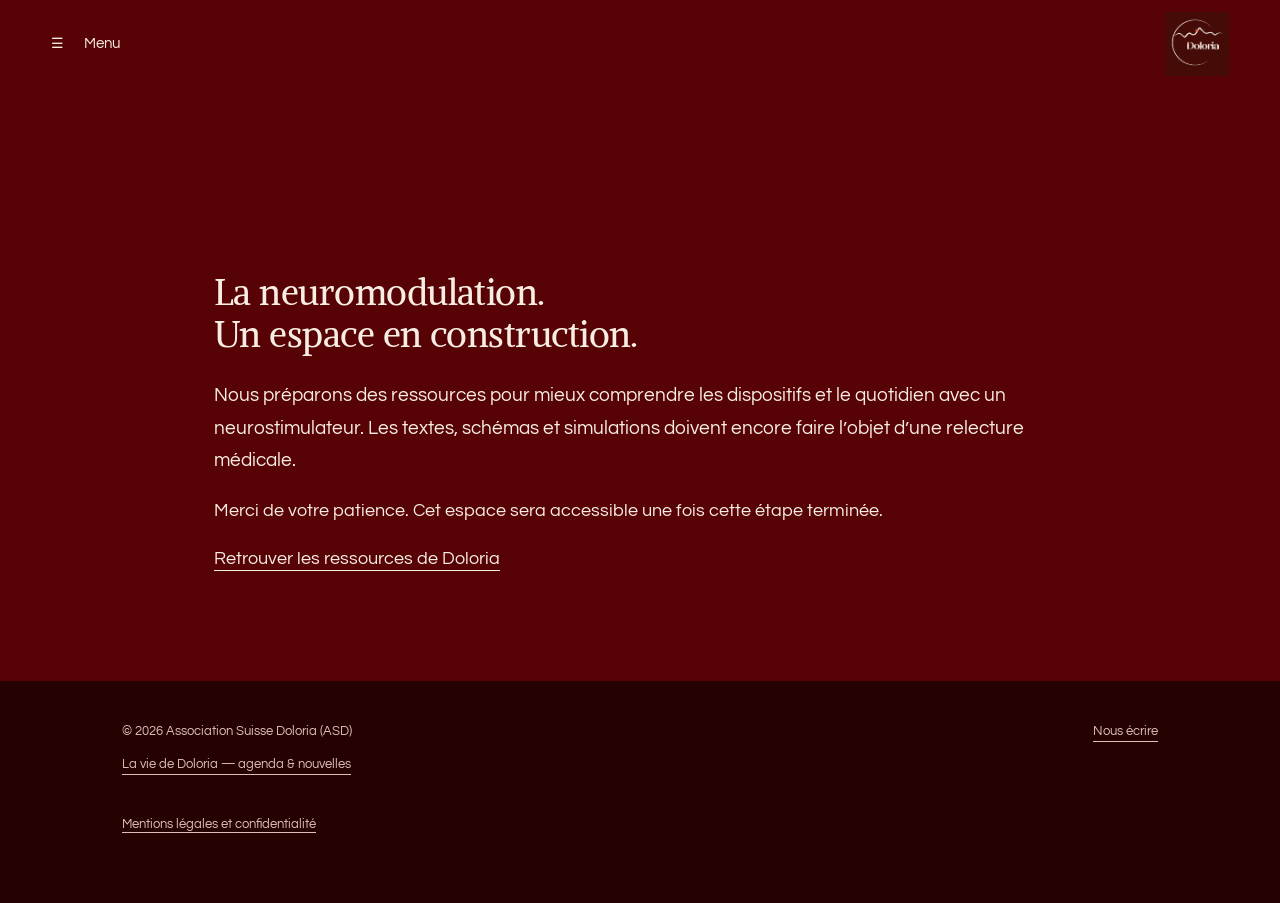
<file: neuromodulation.html>
<!doctype html><html lang="fr"><head><meta charset="utf-8"><meta name="viewport" content="width=device-width,initial-scale=1"><title>Neuromodulation — En construction | Doloria</title><meta name="description" content="Choisir un parcours pour comprendre la neurostimulation médullaire ou la stimulation des nerfs occipitaux avec Doloria."><link rel="stylesheet" href="info-pages.css"><link rel="stylesheet" href="navigation.css?v=pro-4"><link rel="stylesheet" href="typographie.css?v=1"><link rel="stylesheet" href="site-natural.css?v=20261108-menu"><link rel="stylesheet" href="neuromodulation.css?v=choix-1"><link rel="stylesheet" href="occipital.css?v=choix-1"><link rel="stylesheet" href="text-motion.css?v=2"></head><body data-cms-page="neuromodulation"><a class="skip" href="#contenu">Aller au contenu</a><header id="site-header"><nav id="site-navigation" aria-label="Navigation principale"><a class="site-logo" href="index.html" aria-label="Doloria, accueil"><img src="media/site-564880e612cbc043.webp" alt="Doloria" width="72" height="72"></a><button id="site-menu-toggle" type="button" aria-expanded="false" aria-controls="site-menu" hidden>Menu</button><div id="site-menu"><a href="a-propos.html">À propos</a><a href="vie-doloria.html">La vie de Doloria</a><a href="index.html#actions">Nos actions</a><a href="ressources.html">Ressources</a><details class="site-pro-menu"><summary>Espace professionnels <span aria-hidden="true">⌄</span></summary><div class="site-pro-links"><a href="professionnels.html">Santé</a><a href="professionnels-animation.html">Anim’</a><a href="professionnels-institutions.html">Institutions</a></div></details><a href="petits-courageux.html">Les Petits Courageux</a><a href="contact.html">Contact</a></div></nav></header><main id="contenu" style="min-height:60vh;padding:160px 24px 90px;max-width:900px;margin:auto"><h1 style="font-family:Alike,Georgia,serif;font-weight:400">La neuromodulation.<br>Un espace en construction.</h1><p style="font-size:1.2rem;line-height:1.7">Nous préparons des ressources pour mieux comprendre les dispositifs et le quotidien avec un neurostimulateur. Les textes, schémas et simulations doivent encore faire l’objet d’une relecture médicale.</p><p>Merci de votre patience. Cet espace sera accessible une fois cette étape terminée.</p><p><a href="ressources.html">Retrouver les ressources de Doloria</a></p></main><footer><div class="wrap"><span>© 2026 Association Suisse Doloria (ASD)</span><a href="contact.html">Nous écrire</a></div><div class="wrap"><a href="vie-doloria.html" style="display:inline-flex;min-height:44px;align-items:center">La vie de Doloria — agenda &amp; nouvelles</a></div><div class="wrap" style="padding-top:16px;padding-bottom:16px"><a href="mentions-legales.html" style="display:inline-flex;align-items:center;min-height:44px;text-decoration:underline;text-underline-offset:4px">Mentions légales et confidentialité</a></div></footer><script src="site-natural.js?v=20261108-menu" defer></script></body></html>
</file>
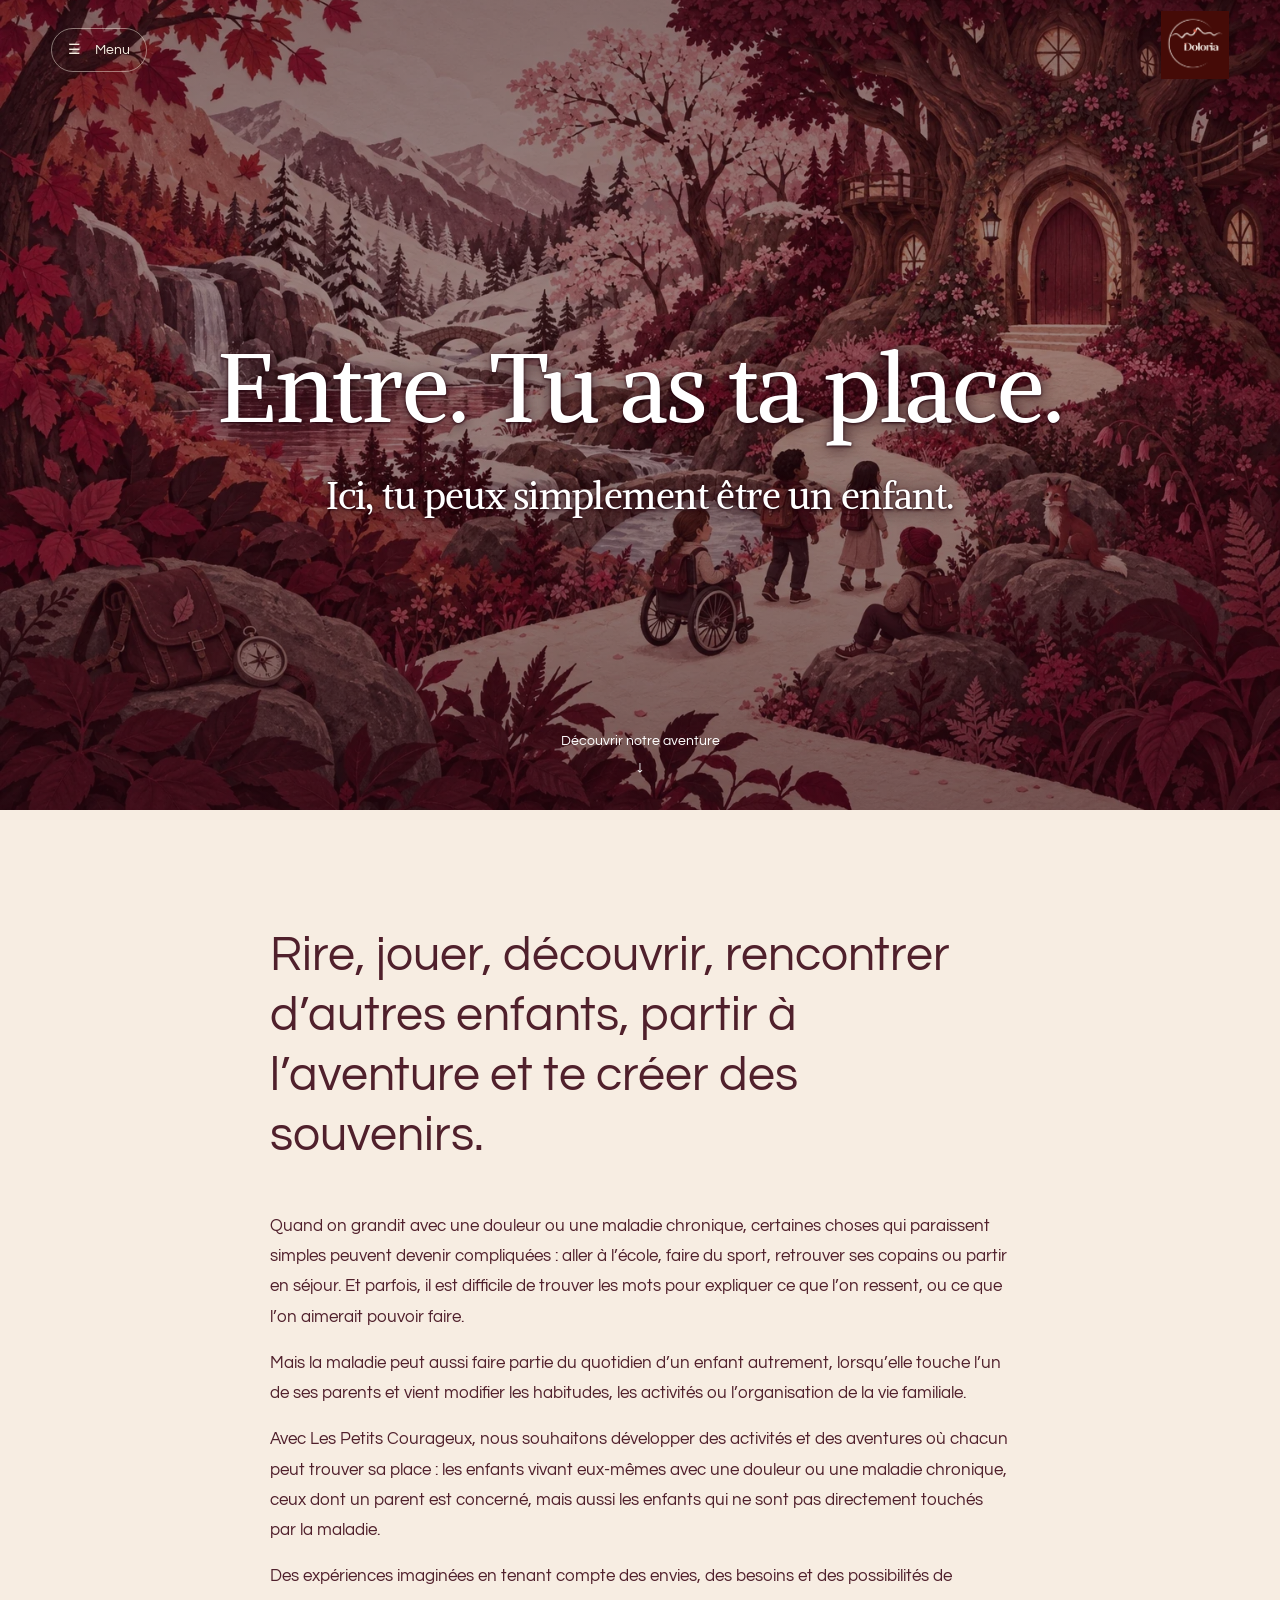
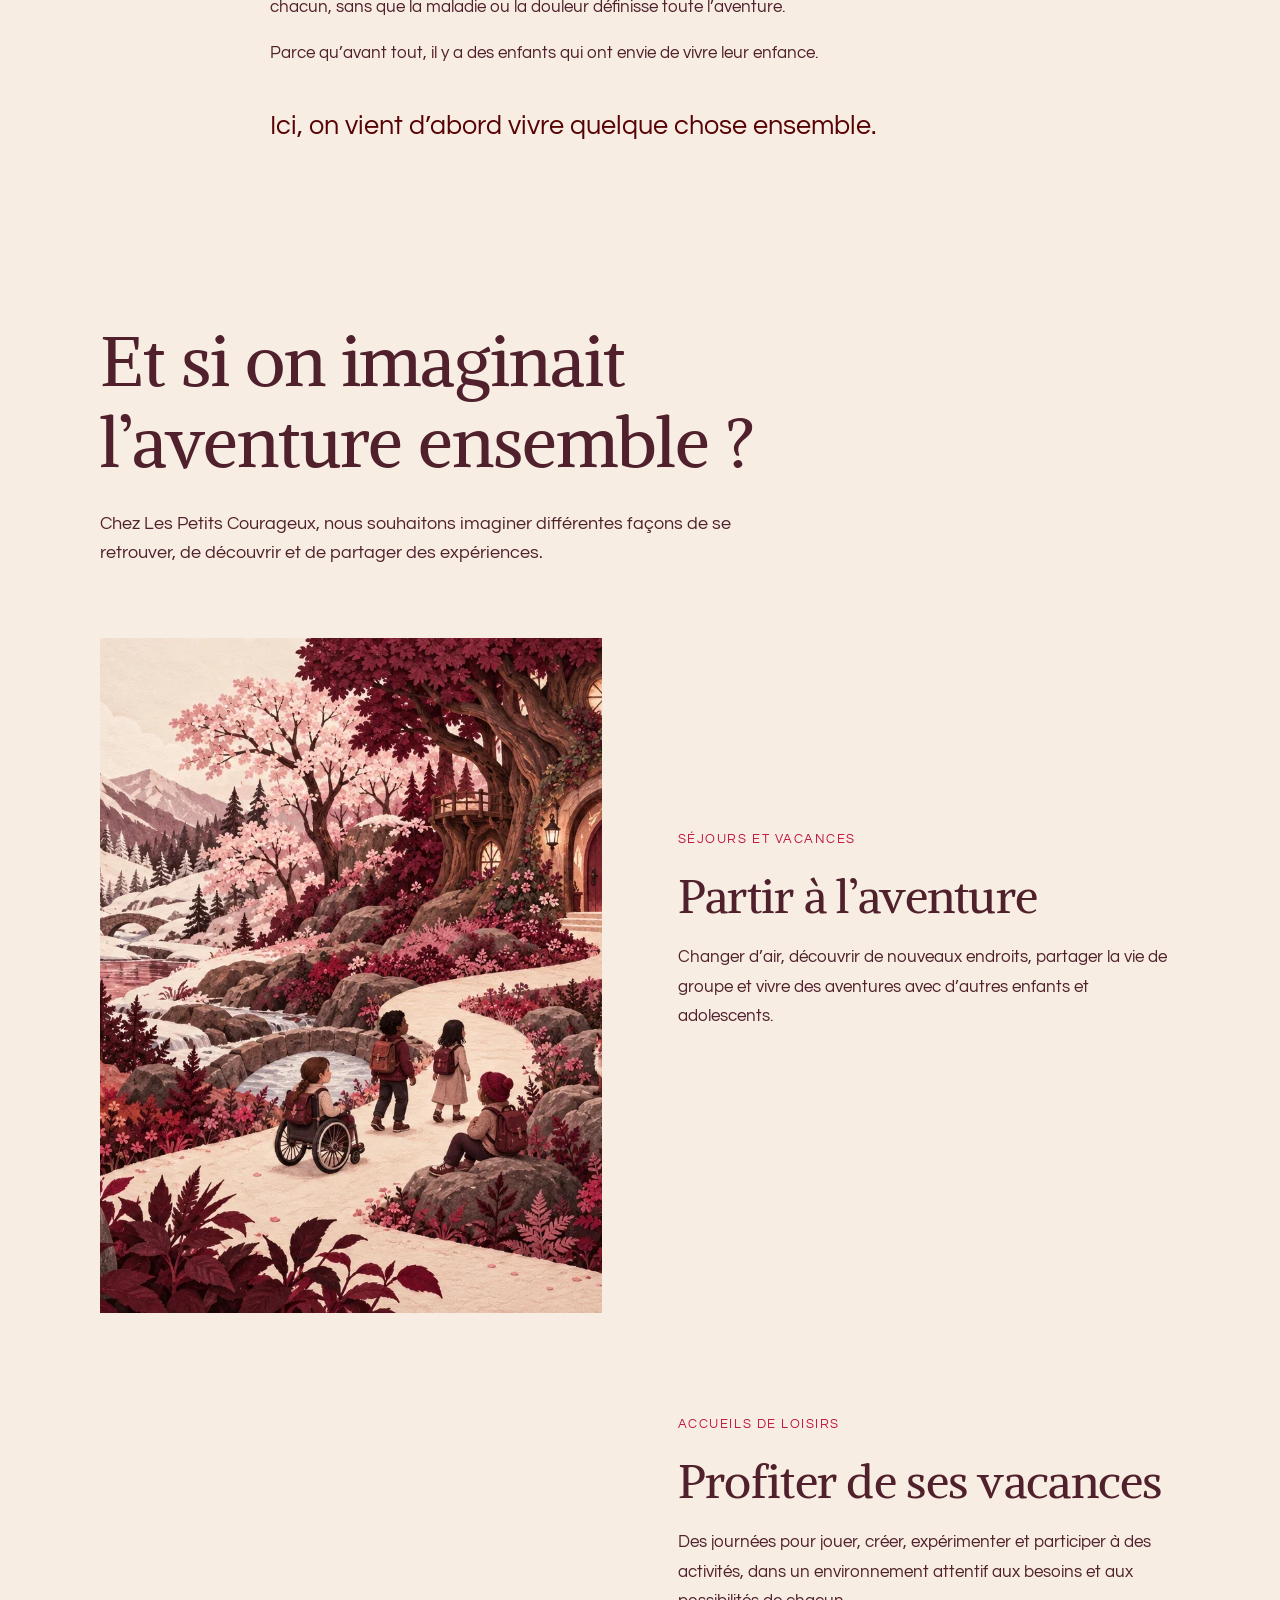
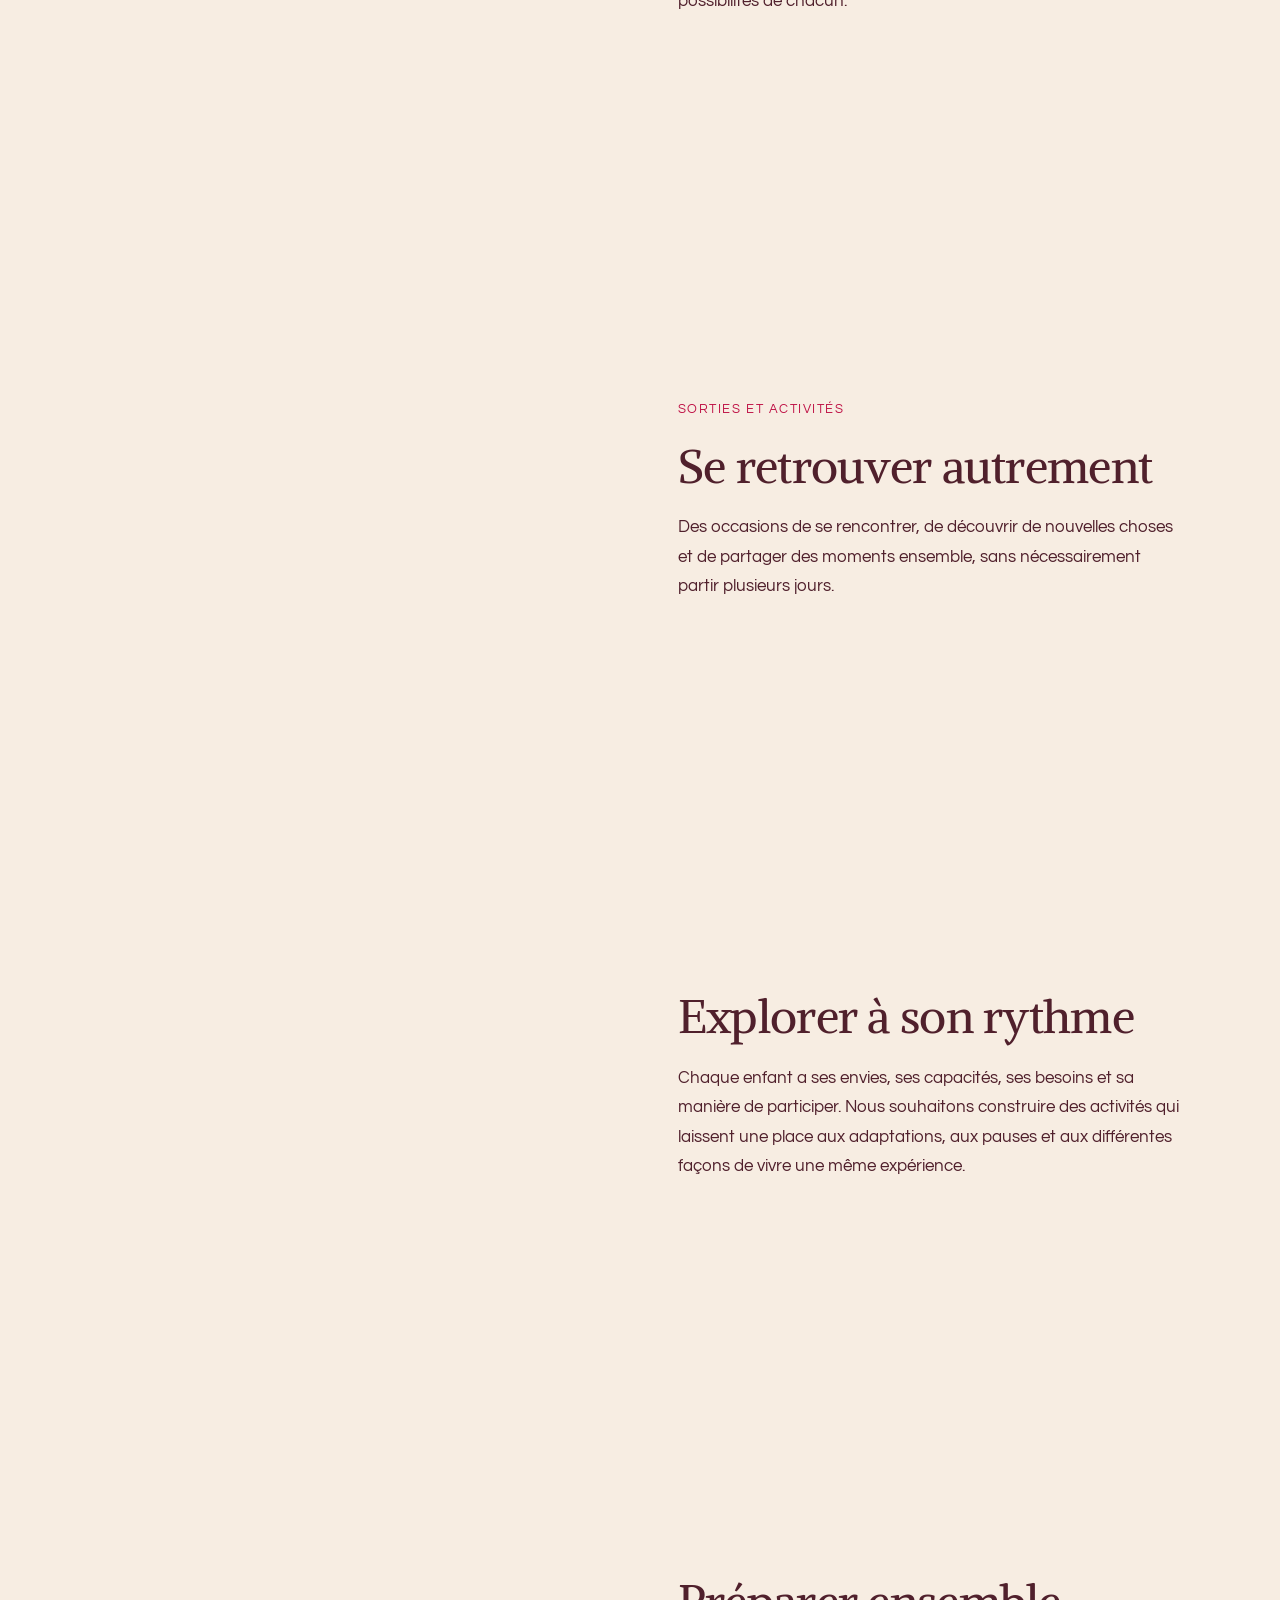
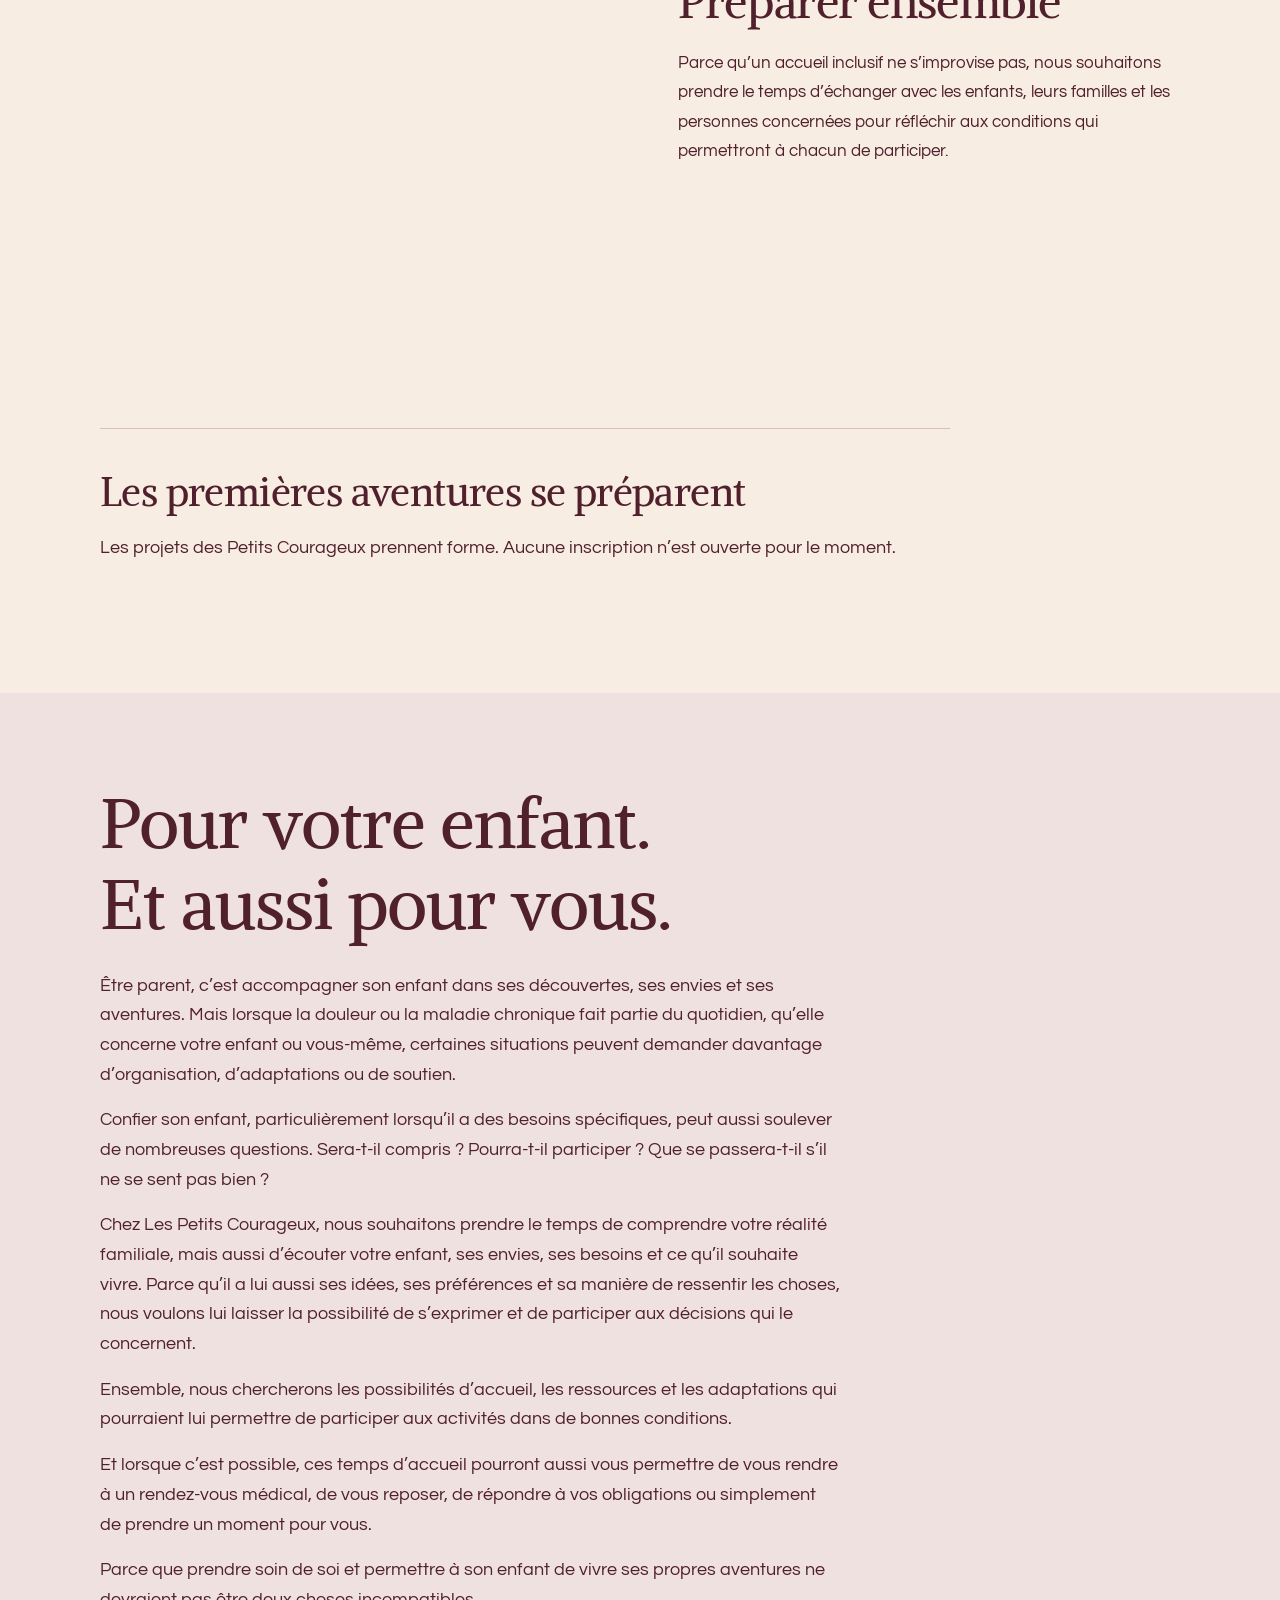
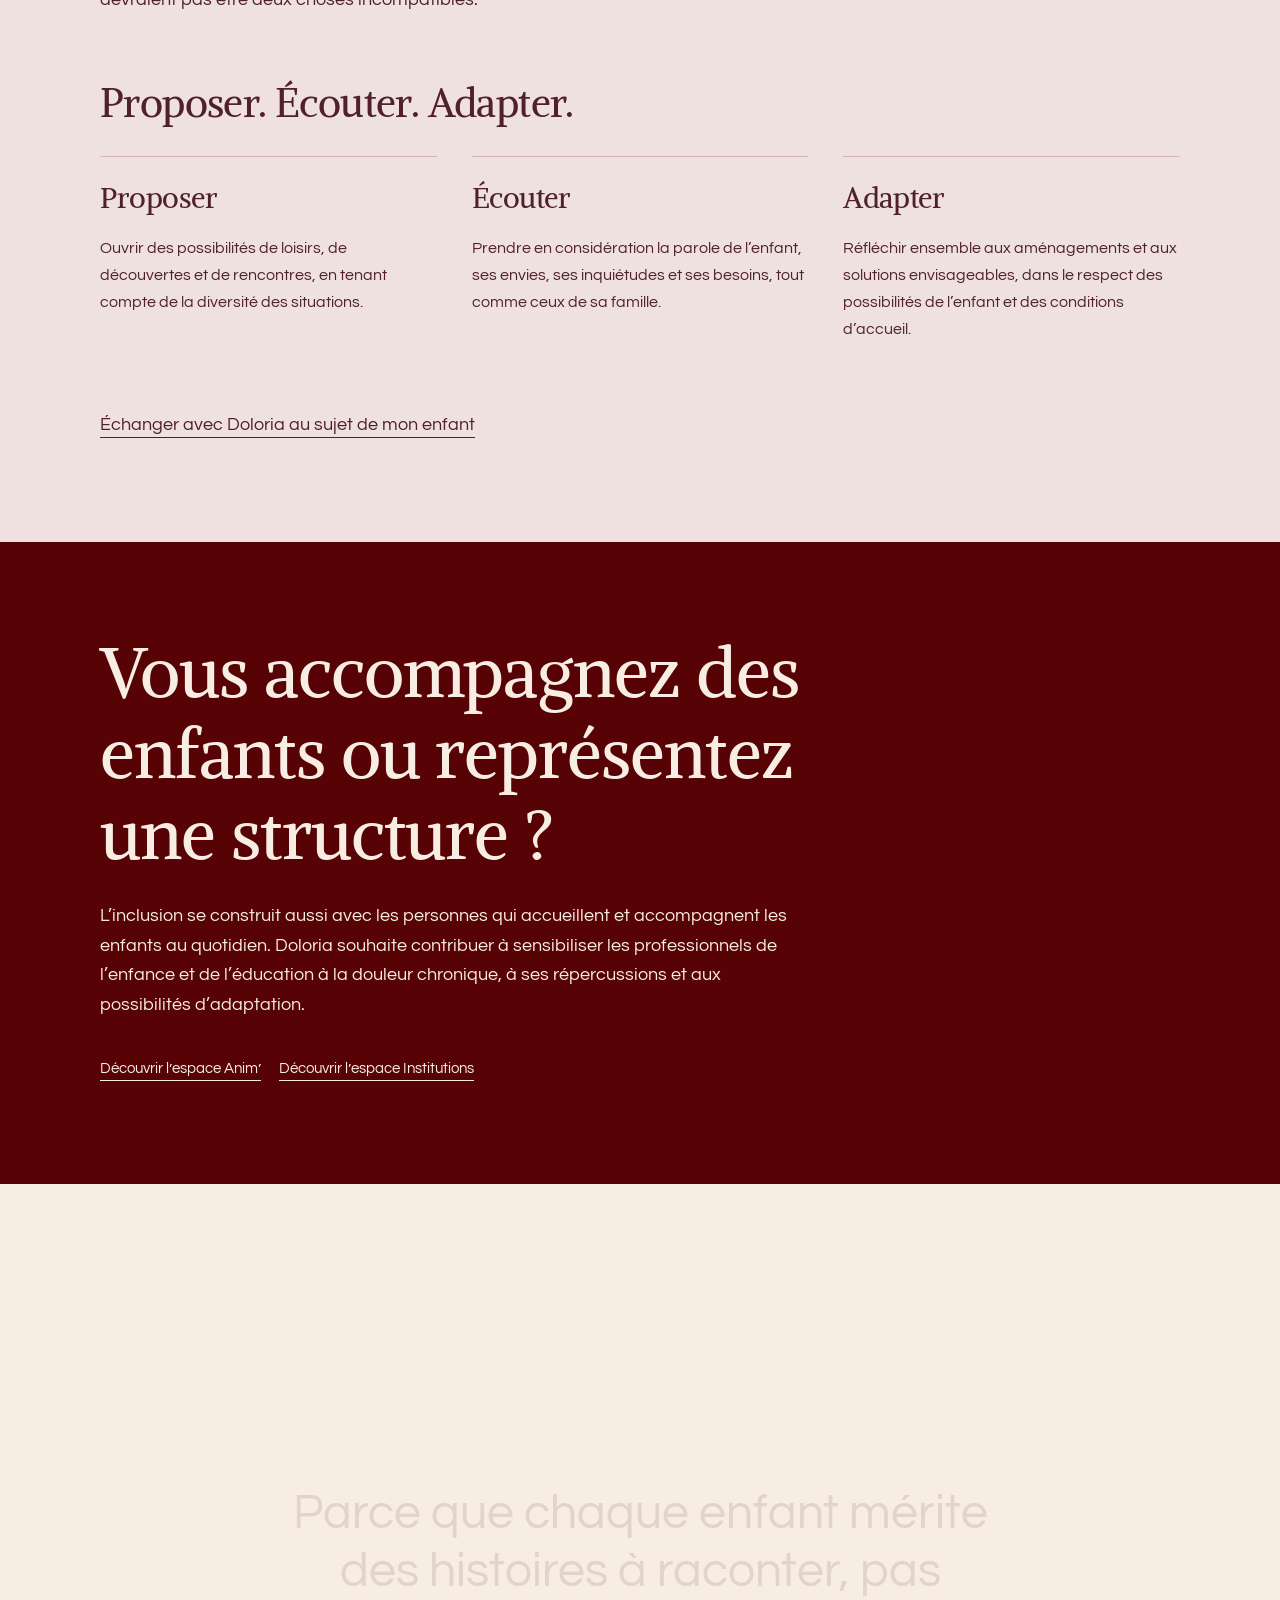
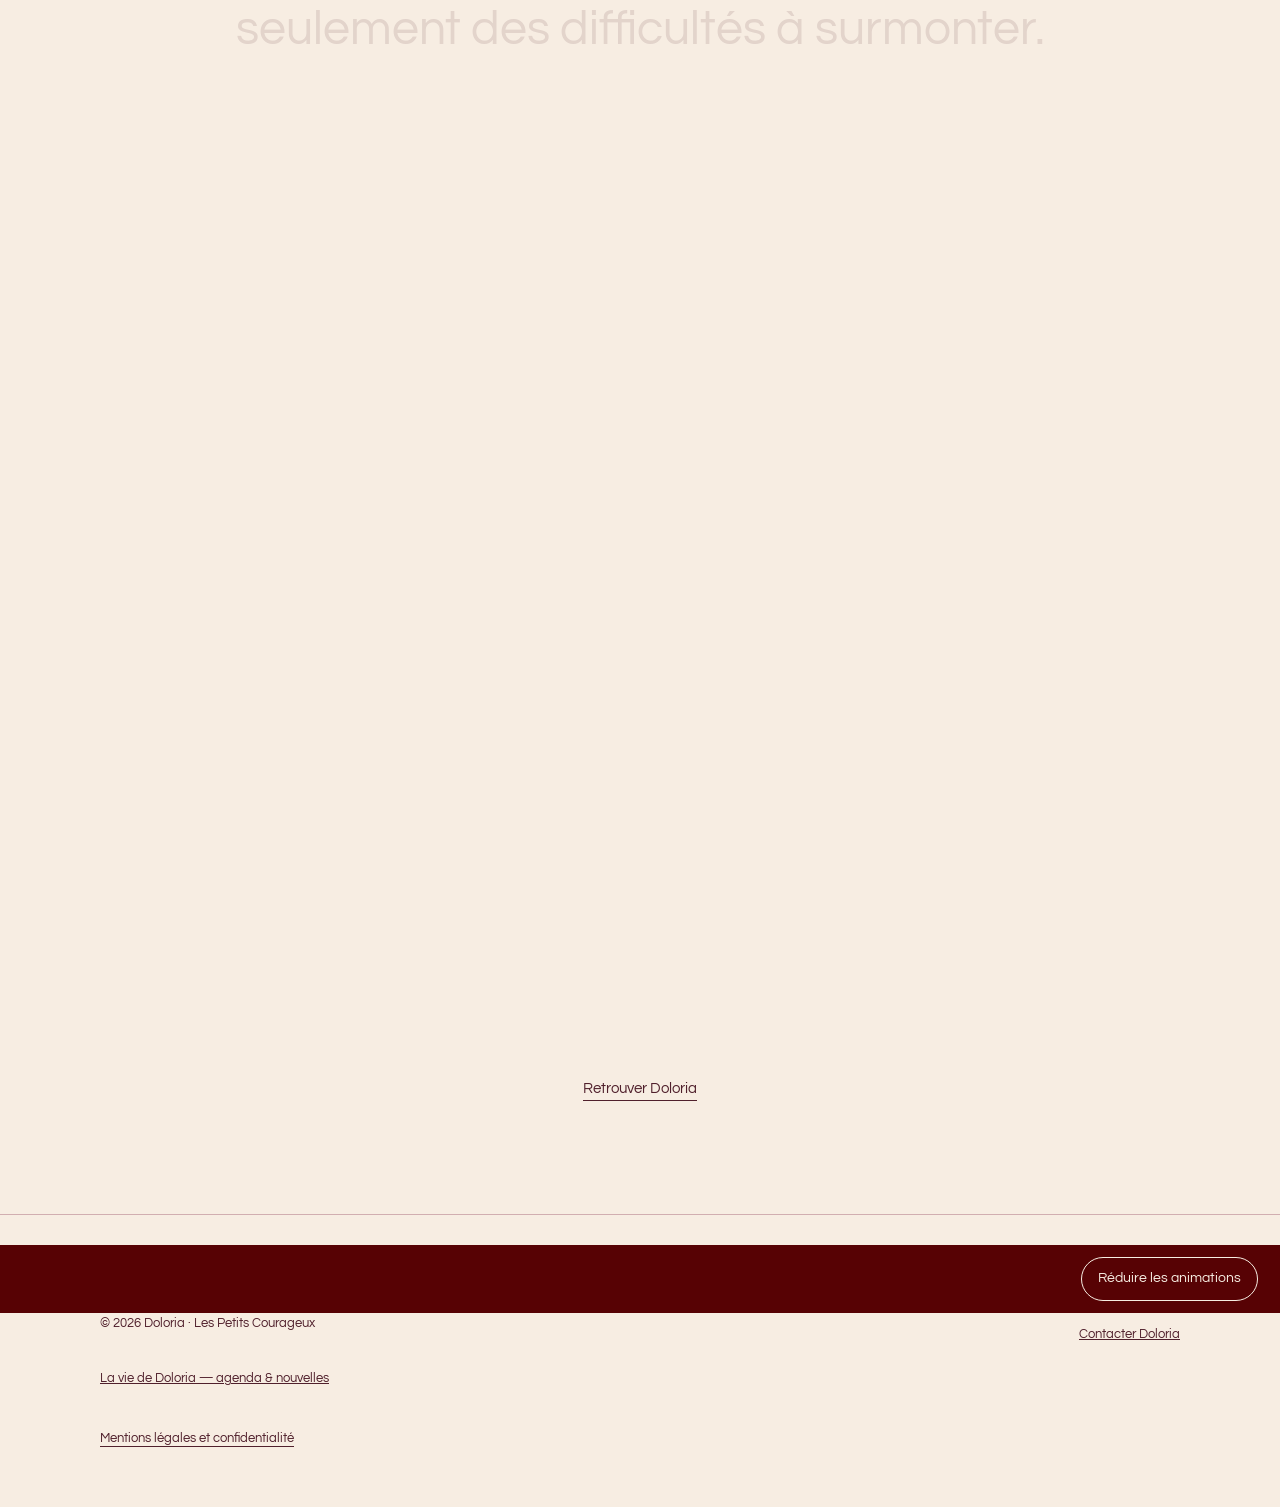
<file: petits-courageux.html>
<!doctype html>
<html lang="fr"><head><meta charset="utf-8"><meta name="viewport" content="width=device-width, initial-scale=1"><meta name="theme-color" content="#570204"><meta name="description" content="Les Petits Courageux développe des projets de loisirs, de séjours et de rencontres pour faire une place à chaque enfant, avec ou sans douleur ou maladie chronique."><title>Les Petits Courageux — Ici, tu peux simplement être un enfant.</title><style>
:root{--wine:#570204;--cream:#f7ede2;--rasp:#bf1246;--ink:#50202c}*{box-sizing:border-box}html{scroll-behavior:smooth;scroll-padding-top:30px}body{margin:0;background:var(--cream);color:var(--ink);font:18px/1.65 'Helvetica Neue',Arial,sans-serif}a{color:inherit}a:focus-visible,summary:focus-visible{outline:3px solid var(--rasp);outline-offset:6px}h1,h2,h3,p{margin:0}h1,h2,h3{font-family:Georgia,serif;font-weight:400;line-height:1.08;letter-spacing:-.045em}.wrap{max-width:1150px;padding-inline:35px;margin:auto}header{background:var(--wine);color:var(--cream)}nav{display:flex;align-items:center;justify-content:space-between;gap:25px;min-height:90px;font-size:.9rem}nav img{display:block;width:78px;height:78px}.skip{position:absolute;left:12px;top:-100px;background:white;padding:15px;z-index:20}.skip:focus{top:10px}.eyebrow{text-transform:uppercase;letter-spacing:.16em;font-size:.77rem;margin-bottom:25px}.welcome{text-align:center;background:#efd9db;padding-top:80px}.welcome h1{font-size:clamp(3.3rem,7.4vw,6.5rem)}.welcome h1 em{color:var(--rasp);font-weight:400}.welcome p{max-width:660px;margin:28px auto 0}.scene{width:100%;max-height:650px;object-fit:cover;display:block;margin-top:45px;object-position:center 62%}.audience{display:flex;justify-content:center;flex-wrap:wrap;gap:12px;margin-top:30px}.audience a,.button{display:inline-flex;padding:12px 23px;min-height:50px;border:1px solid var(--wine);border-radius:40px;text-decoration:none;font-size:.95rem}.audience a:hover,.button:hover{background:var(--wine);color:var(--cream)}section.chapter{padding-block:90px}.chapter h2{font-size:clamp(2.7rem,5.6vw,4.6rem);max-width:850px}.intro{max-width:710px;margin-top:26px}.chapter-list{margin-top:45px;max-width:870px}.chapter-list details{border-top:1px solid #83324c55;padding:22px 0}.chapter-list details:last-child{border-bottom:1px solid #83324c55}.chapter-list summary{cursor:pointer;font-size:1.25rem;padding:8px 0;min-height:48px}.chapter-list p{max-width:700px;padding-top:18px;font-size:1rem}.note{padding:25px 30px;border-left:3px solid var(--rasp);margin-top:40px;max-width:830px;background:#efd9db80}.parents{background:#e9d0d8}.pros{background:var(--wine);color:var(--cream)}.pros .eyebrow{color:#efbccb}.pros .button{border-color:var(--cream);margin-top:30px}.pros .button:hover{background:var(--cream);color:var(--wine)}.steps{display:grid;grid-template-columns:repeat(3,1fr);gap:40px;margin-top:45px}.steps article{border-top:1px solid #83324c55;padding-top:26px}.steps h3{font-size:1.8rem}.steps p{font-size:1rem;margin-top:20px}.outro{text-align:center;padding-block:75px}.outro p{font:clamp(1.9rem,4vw,3rem)/1.2 Georgia,serif;max-width:800px;margin:auto}.outro .button{margin-top:30px}footer{padding:30px 0;border-top:1px solid #83324c55;font-size:.8rem}footer .wrap{display:flex;justify-content:space-between;gap:25px}@media(max-width:650px){body{font-size:16px}.wrap{padding-inline:22px}.welcome{padding-top:55px}.welcome h1{font-size:3.3rem}.scene{height:380px;object-position:65% center}.audience{gap:10px}.audience a{font-size:.88rem;padding:10px 16px}section.chapter{padding-block:65px}.steps{grid-template-columns:1fr;gap:30px}.note{padding:20px}.chapter-list summary{font-size:1.13rem}footer .wrap{display:block}footer a{display:inline-block;margin-top:15px}}@media(prefers-reduced-motion:reduce){html{scroll-behavior:auto}}
</style><style>
/* Shared keyboard, reading and touch affordances. */
:where(a,button,summary):focus-visible{outline:3px solid #fff!important;outline-offset:3px!important;box-shadow:0 0 0 7px #570204!important}
main:focus{outline:none}
.skip{position:fixed!important;top:10px!important;left:10px;z-index:1000;background:#f7ede2;color:#570204;padding:12px 20px;transform:translateY(-200%)}
.skip:focus{transform:none}
:where(p,h1,h2,h3,a,summary){overflow-wrap:anywhere}
:where(.grid,.steps,.section-intro,.journey-bottom,.action-row)>*{min-width:0}
:where(header nav,footer .wrap){flex-wrap:wrap}
:where(header nav a,footer a){display:inline-flex;align-items:center;min-height:44px}
summary{min-height:44px}
p a{text-decoration:underline;text-underline-offset:.2em}
.accessibility-controls{padding:12px 22px;background:#570204;color:#f7ede2;text-align:right}
.accessibility-controls button{font:inherit;font-size:.875rem;min-height:44px;padding:8px 16px;border:1px solid currentColor;border-radius:24px;background:transparent;color:inherit;cursor:pointer}
.accessibility-controls[hidden]{display:none}
html.no-motion{scroll-behavior:auto!important}
.no-motion *,.no-motion *::before,.no-motion *::after{animation:none!important;transition:none!important}
.forest-door::before{content:'';position:absolute;left:50%;top:50%;width:max(100%,44px);height:max(100%,44px);transform:translate(-50%,-50%)}
.forest-door:focus-visible::after{opacity:1}
@media(max-width:760px){
 .js .nav-links{max-height:calc(100dvh - var(--header,78px));overflow-y:auto}
 .nav{column-gap:8px}
 .motion{max-width:145px}
}
@media(forced-colors:active){
 :where(a,button,summary):focus-visible{outline:3px solid Highlight!important;box-shadow:none!important}
 .pill,.button,.motion,.menu-toggle,.forest-door{border:2px solid ButtonText}
 .forest-door{background:ButtonFace}
}
@media(prefers-reduced-motion:reduce){html{scroll-behavior:auto!important}*,*::before,*::after{animation:none!important;transition:none!important}}


#sejours .steps{grid-template-columns:repeat(2,minmax(0,1fr))}#sejours .steps article:first-child{grid-column:1/-1;max-width:850px}#sejours .steps article:first-child p{max-width:710px}@media(max-width:650px){#sejours .steps{grid-template-columns:1fr}}
</style><style id="shared-header-logo">header nav a.doloria-logo{display:flex;align-items:center;flex-shrink:0;min-height:86px;text-decoration:none}header nav a.doloria-logo img{display:block;width:86px;height:86px;object-fit:contain}@media(max-width:1000px){header nav a.doloria-logo img{width:74px;height:74px}header nav a.doloria-logo{min-height:74px}}@media(max-width:760px){header nav a.doloria-logo img{width:68px;height:68px}header nav a.doloria-logo{min-height:68px}}</style><link rel="stylesheet" href="navigation.css?v=pro-4"><style>.project-status{font-size:.95rem;line-height:1.6;max-width:650px;margin:24px auto;padding:16px;border:1px solid currentColor;border-radius:12px}.project-status a{display:inline-flex;align-items:center;min-height:44px;text-underline-offset:4px}.parent-contact{display:inline-flex;align-items:center;min-height:44px;padding:12px 20px;border:1px solid currentColor;border-radius:28px;color:inherit;text-underline-offset:4px}</style><link rel="stylesheet" href="typographie.css?v=1"><link rel="stylesheet" href="petits-editorial.css?v=1"><link rel="stylesheet" href="petits-immersive.css?v=1"><link rel="stylesheet" href="text-motion.css?v=2"></head><body data-cms-page="petits-courageux"><a class="skip" href="#contenu">Aller au contenu</a><header id="site-header" class="immersive-header"><button id="immersive-menu" type="button" aria-haspopup="dialog" aria-controls="menu-dialog" hidden><span aria-hidden="true">☰</span> Menu</button><a class="immersive-logo" href="index.html" aria-label="Doloria, accueil"><img src="media/site-564880e612cbc043.webp" alt="Doloria" width="72" height="72"></a><noscript><a href="index.html">Accueil Doloria</a></noscript></header><dialog id="menu-dialog" aria-labelledby="menu-title"><div class="menu-top"><p id="menu-title">Explorer Doloria</p><button type="button" id="close-menu" aria-label="Fermer le menu">Fermer ×</button></div><nav aria-label="Navigation principale" id="immersive-links"><a href="a-propos.html">À propos</a><a href="vie-doloria.html">La vie de Doloria</a><a href="index.html#actions">Nos actions</a><a href="ressources.html">Ressources</a><details class="site-pro-menu"><summary>Espace professionnels <span aria-hidden="true">⌄</span></summary><div class="site-pro-links"><a href="professionnels.html">Santé</a><a href="professionnels-animation.html">Anim’</a><a href="professionnels-institutions.html">Institutions</a></div></details><a href="petits-courageux.html" aria-current="page">Les Petits Courageux</a><a href="contact.html">Contact</a></nav></dialog><main id="contenu" tabindex="-1"><section class="welcome" id="enfants"><div class="welcome-stage"><img class="scene" src="media/site-3c55a26c6a90379a.webp" alt="Un sentier dans une forêt bordeaux et rose rejoint une cabane. Des enfants explorent ou se reposent ensemble." width="1536" height="1024"><div class="welcome-titles"><h1 data-cms-text="titre">Entre. Tu as ta place.</h1><h2 class="welcome-subtitle" data-cms-text="soustitre">Ici, tu peux simplement être un enfant.</h2></div><a class="explore-link" href="#notre-aventure">Découvrir notre aventure <span aria-hidden="true">↓</span></a></div><div class="welcome-story wrap" id="notre-aventure"><p class="welcome-copy" data-cms-text="bienvenue1">Rire, jouer, découvrir, rencontrer d’autres enfants, partir à l’aventure et te créer des souvenirs.</p><p class="welcome-copy" data-cms-text="bienvenue2">Quand on grandit avec une douleur ou une maladie chronique, certaines choses qui paraissent simples peuvent devenir compliquées : aller à l’école, faire du sport, retrouver ses copains ou partir en séjour. Et parfois, il est difficile de trouver les mots pour expliquer ce que l’on ressent, ou ce que l’on aimerait pouvoir faire.</p><p class="welcome-copy" data-cms-text="bienvenue3">Mais la maladie peut aussi faire partie du quotidien d’un enfant autrement, lorsqu’elle touche l’un de ses parents et vient modifier les habitudes, les activités ou l’organisation de la vie familiale.</p><p class="welcome-copy" data-cms-text="bienvenue4">Avec Les Petits Courageux, nous souhaitons développer des activités et des aventures où chacun peut trouver sa place : les enfants vivant eux-mêmes avec une douleur ou une maladie chronique, ceux dont un parent est concerné, mais aussi les enfants qui ne sont pas directement touchés par la maladie.</p><p class="welcome-copy" data-cms-text="bienvenue5">Des expériences imaginées en tenant compte des envies, des besoins et des possibilités de chacun, sans que la maladie ou la douleur définisse toute l’aventure.</p><p class="welcome-copy" data-cms-text="bienvenue6">Parce qu’avant tout, il y a des enfants qui ont envie de vivre leur enfance.</p><p class="welcome-copy" data-cms-text="bienvenue7">Ici, on vient d’abord vivre quelque chose ensemble.</p></div></section><section class="chapter" id="aventures"><div class="wrap"><h2 data-cms-text="aventureTitre">Et si on imaginait l’aventure ensemble ?</h2><p class="intro" data-cms-text="aventureIntro">Chez Les Petits Courageux, nous souhaitons imaginer différentes façons de se retrouver, de découvrir et de partager des expériences.</p><div class="adventure-journey"><div class="adventure-landscape" aria-hidden="true"><img class="journey-image" src="media/site-3c55a26c6a90379a.webp" alt="" width="1536" height="1024"></div><div class="kids-carousel" role="region" aria-label="Imaginer l’aventure ensemble"><div class="kids-track" id="aventures-cartes"><article class="kids-card"><h3 data-cms-text="aventures-cartes0title">Partir à l’aventure</h3><p class="card-sub" data-cms-text="aventures-cartes0sub">Séjours et vacances</p><p data-cms-text="aventures-cartes0body">Changer d’air, découvrir de nouveaux endroits, partager la vie de groupe et vivre des aventures avec d’autres enfants et adolescents.</p></article><article class="kids-card"><h3 data-cms-text="aventures-cartes1title">Profiter de ses vacances</h3><p class="card-sub" data-cms-text="aventures-cartes1sub">Accueils de loisirs</p><p data-cms-text="aventures-cartes1body">Des journées pour jouer, créer, expérimenter et participer à des activités, dans un environnement attentif aux besoins et aux possibilités de chacun.</p></article><article class="kids-card"><h3 data-cms-text="aventures-cartes2title">Se retrouver autrement</h3><p class="card-sub" data-cms-text="aventures-cartes2sub">Sorties et activités</p><p data-cms-text="aventures-cartes2body">Des occasions de se rencontrer, de découvrir de nouvelles choses et de partager des moments ensemble, sans nécessairement partir plusieurs jours.</p></article><article class="kids-card"><h3 data-cms-text="aventures-cartes3title">Explorer à son rythme</h3><p data-cms-text="aventures-cartes3body">Chaque enfant a ses envies, ses capacités, ses besoins et sa manière de participer. Nous souhaitons construire des activités qui laissent une place aux adaptations, aux pauses et aux différentes façons de vivre une même expérience.</p></article><article class="kids-card"><h3 data-cms-text="aventures-cartes4title">Préparer ensemble</h3><p data-cms-text="aventures-cartes4body">Parce qu’un accueil inclusif ne s’improvise pas, nous souhaitons prendre le temps d’échanger avec les enfants, leurs familles et les personnes concernées pour réfléchir aux conditions qui permettront à chacun de participer.</p></article></div></div></div><div class="future-adventures" id="sejours"><h3 data-cms-text="futurTitre">Les premières aventures se préparent</h3><p data-cms-text="futurTexte">Les projets des Petits Courageux prennent forme. Aucune inscription n’est ouverte pour le moment.</p></div></div></section><section class="chapter parents" id="parents"><div class="wrap"><h2 data-cms-text="parentsTitre">Pour votre enfant. Et aussi pour vous.</h2><p class="intro" data-cms-text="parentsTexte1">Être parent, c’est accompagner son enfant dans ses découvertes, ses envies et ses aventures. Mais lorsque la douleur ou la maladie chronique fait partie du quotidien, qu’elle concerne votre enfant ou vous-même, certaines situations peuvent demander davantage d’organisation, d’adaptations ou de soutien.</p><p class="intro" data-cms-text="parentsTexte2">Confier son enfant, particulièrement lorsqu’il a des besoins spécifiques, peut aussi soulever de nombreuses questions. Sera-t-il compris ? Pourra-t-il participer ? Que se passera-t-il s’il ne se sent pas bien ?</p><p class="intro" data-cms-text="parentsTexte3">Chez Les Petits Courageux, nous souhaitons prendre le temps de comprendre votre réalité familiale, mais aussi d’écouter votre enfant, ses envies, ses besoins et ce qu’il souhaite vivre. Parce qu’il a lui aussi ses idées, ses préférences et sa manière de ressentir les choses, nous voulons lui laisser la possibilité de s’exprimer et de participer aux décisions qui le concernent.</p><p class="intro" data-cms-text="parentsTexte4">Ensemble, nous chercherons les possibilités d’accueil, les ressources et les adaptations qui pourraient lui permettre de participer aux activités dans de bonnes conditions.</p><p class="intro" data-cms-text="parentsTexte5">Et lorsque c’est possible, ces temps d’accueil pourront aussi vous permettre de vous rendre à un rendez-vous médical, de vous reposer, de répondre à vos obligations ou simplement de prendre un moment pour vous.</p><p class="intro" data-cms-text="parentsTexte6">Parce que prendre soin de soi et permettre à son enfant de vivre ses propres aventures ne devraient pas être deux choses incompatibles.</p><h3 class="principles-title" data-cms-text="principesTitre">Proposer. Écouter. Adapter.</h3><div class="kids-carousel" role="region" aria-label="Proposer, écouter, adapter"><div class="kids-track" id="familles-cartes"><article class="kids-card"><h3 data-cms-text="familles-cartes0title">Proposer</h3><p data-cms-text="familles-cartes0body">Ouvrir des possibilités de loisirs, de découvertes et de rencontres, en tenant compte de la diversité des situations.</p></article><article class="kids-card"><h3 data-cms-text="familles-cartes1title">Écouter</h3><p data-cms-text="familles-cartes1body">Prendre en considération la parole de l’enfant, ses envies, ses inquiétudes et ses besoins, tout comme ceux de sa famille.</p></article><article class="kids-card"><h3 data-cms-text="familles-cartes2title">Adapter</h3><p data-cms-text="familles-cartes2body">Réfléchir ensemble aux aménagements et aux solutions envisageables, dans le respect des possibilités de l’enfant et des conditions d’accueil.</p></article></div></div><p><a class="parent-contact" href="contact.html">Échanger avec Doloria au sujet de mon enfant</a></p></div></section><section class="chapter pros" id="pros"><div class="wrap"><span id="structures"></span><h2 data-cms-text="prosTitre">Vous accompagnez des enfants ou représentez une structure ?</h2><p class="intro" data-cms-text="prosTexte">L’inclusion se construit aussi avec les personnes qui accueillent et accompagnent les enfants au quotidien. Doloria souhaite contribuer à sensibiliser les professionnels de l’enfance et de l’éducation à la douleur chronique, à ses répercussions et aux possibilités d’adaptation.</p><div class="professional-links"><a class="button" href="professionnels-animation.html">Découvrir l’espace Anim’</a><a class="button" href="professionnels-institutions.html">Découvrir l’espace Institutions</a></div></div></section><section class="outro"><div class="wrap"><p data-cms-text="citation">Parce que chaque enfant mérite des histoires à raconter, pas seulement des difficultés à surmonter.</p><a class="button" href="index.html#petits">Retrouver Doloria</a></div></section></main><footer><div class="accessibility-controls" hidden><button id="reading-motion" type="button" aria-pressed="false">Réduire les animations</button></div><div class="wrap"><span>© 2026 Doloria · Les Petits Courageux</span><a href="mailto:contact@doloria.ch">Contacter Doloria</a></div><div class="wrap"><a href="vie-doloria.html" style="display:inline-flex;min-height:44px;align-items:center">La vie de Doloria — agenda &amp; nouvelles</a></div><div class="wrap" style="padding-top:16px;padding-bottom:16px"><a href="mentions-legales.html" style="display:inline-flex;align-items:center;min-height:44px;text-decoration:underline;text-underline-offset:4px">Mentions légales et confidentialité</a></div></footer><script src="cms-public.js" defer></script><script src="accessibility.js" defer></script><script src="petits-immersive.js?v=1" defer></script><script src="text-motion.js?v=2" defer></script></body></html>
</file>
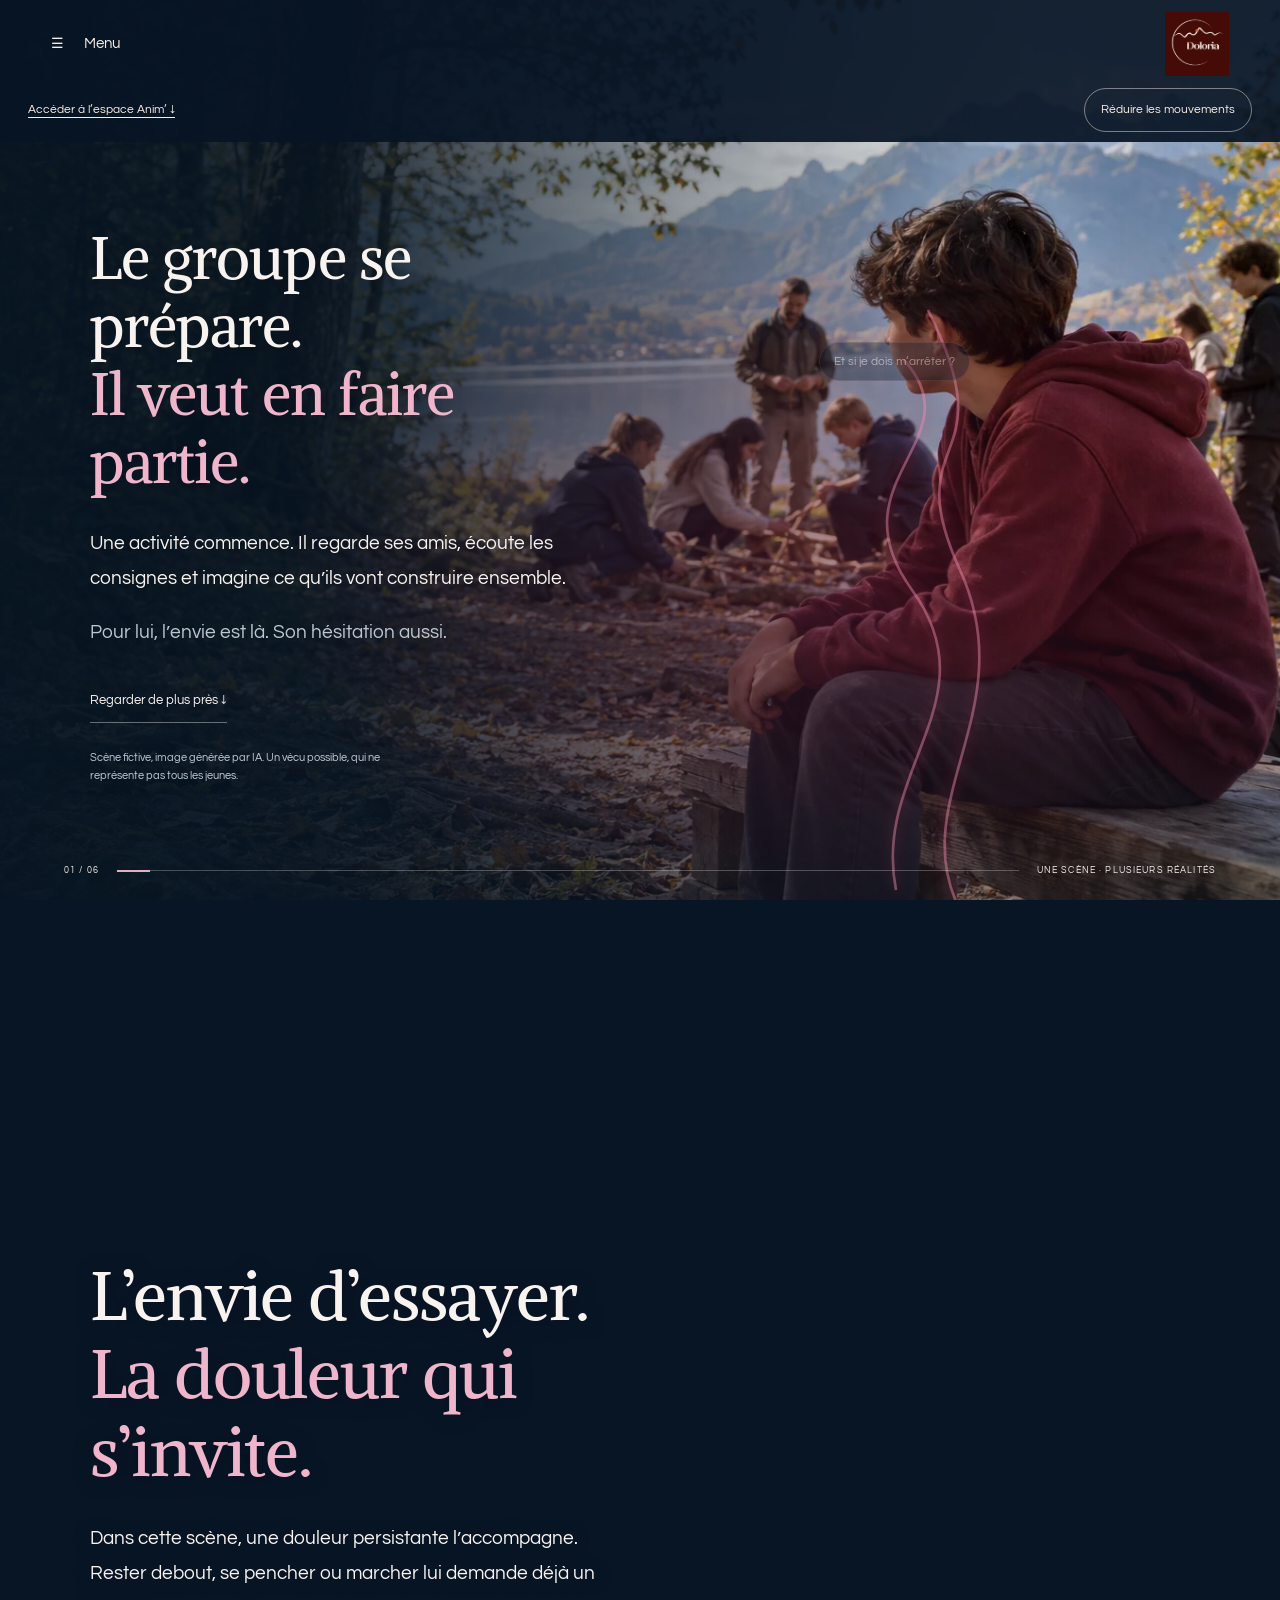
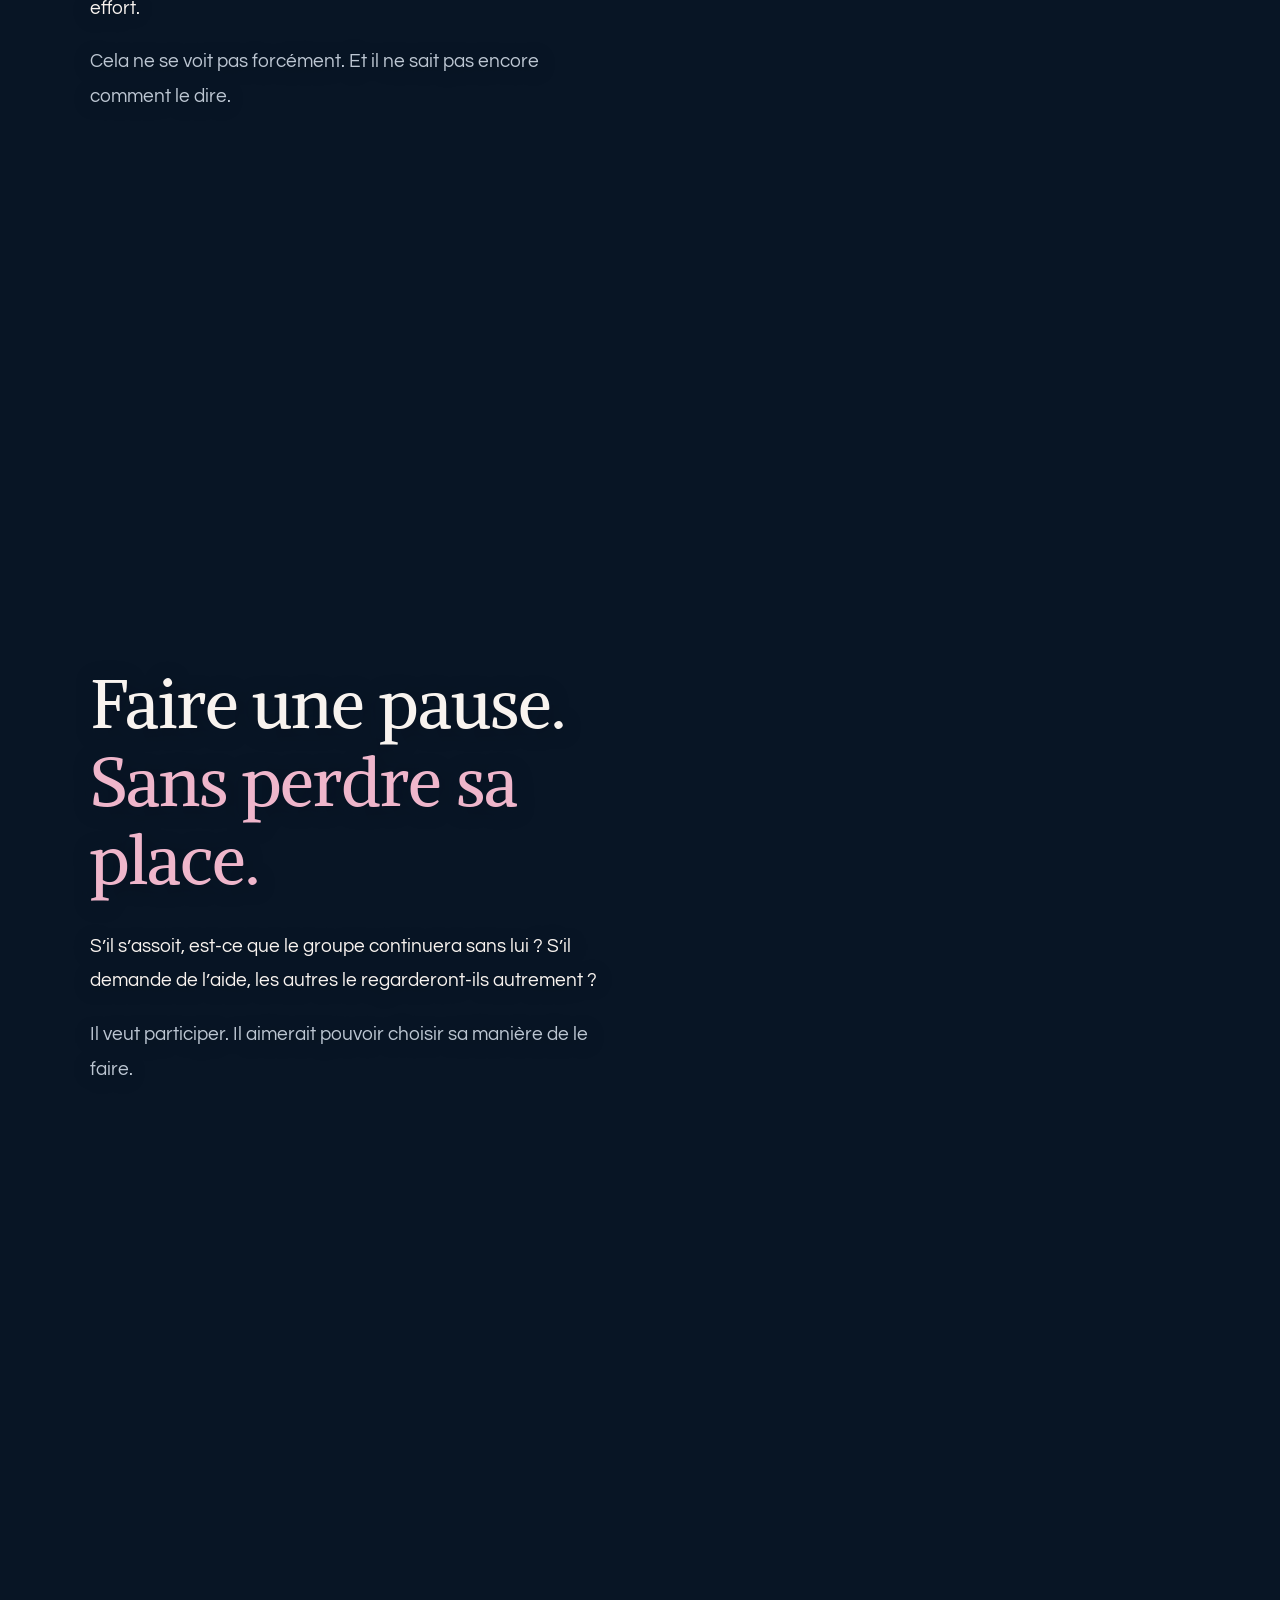
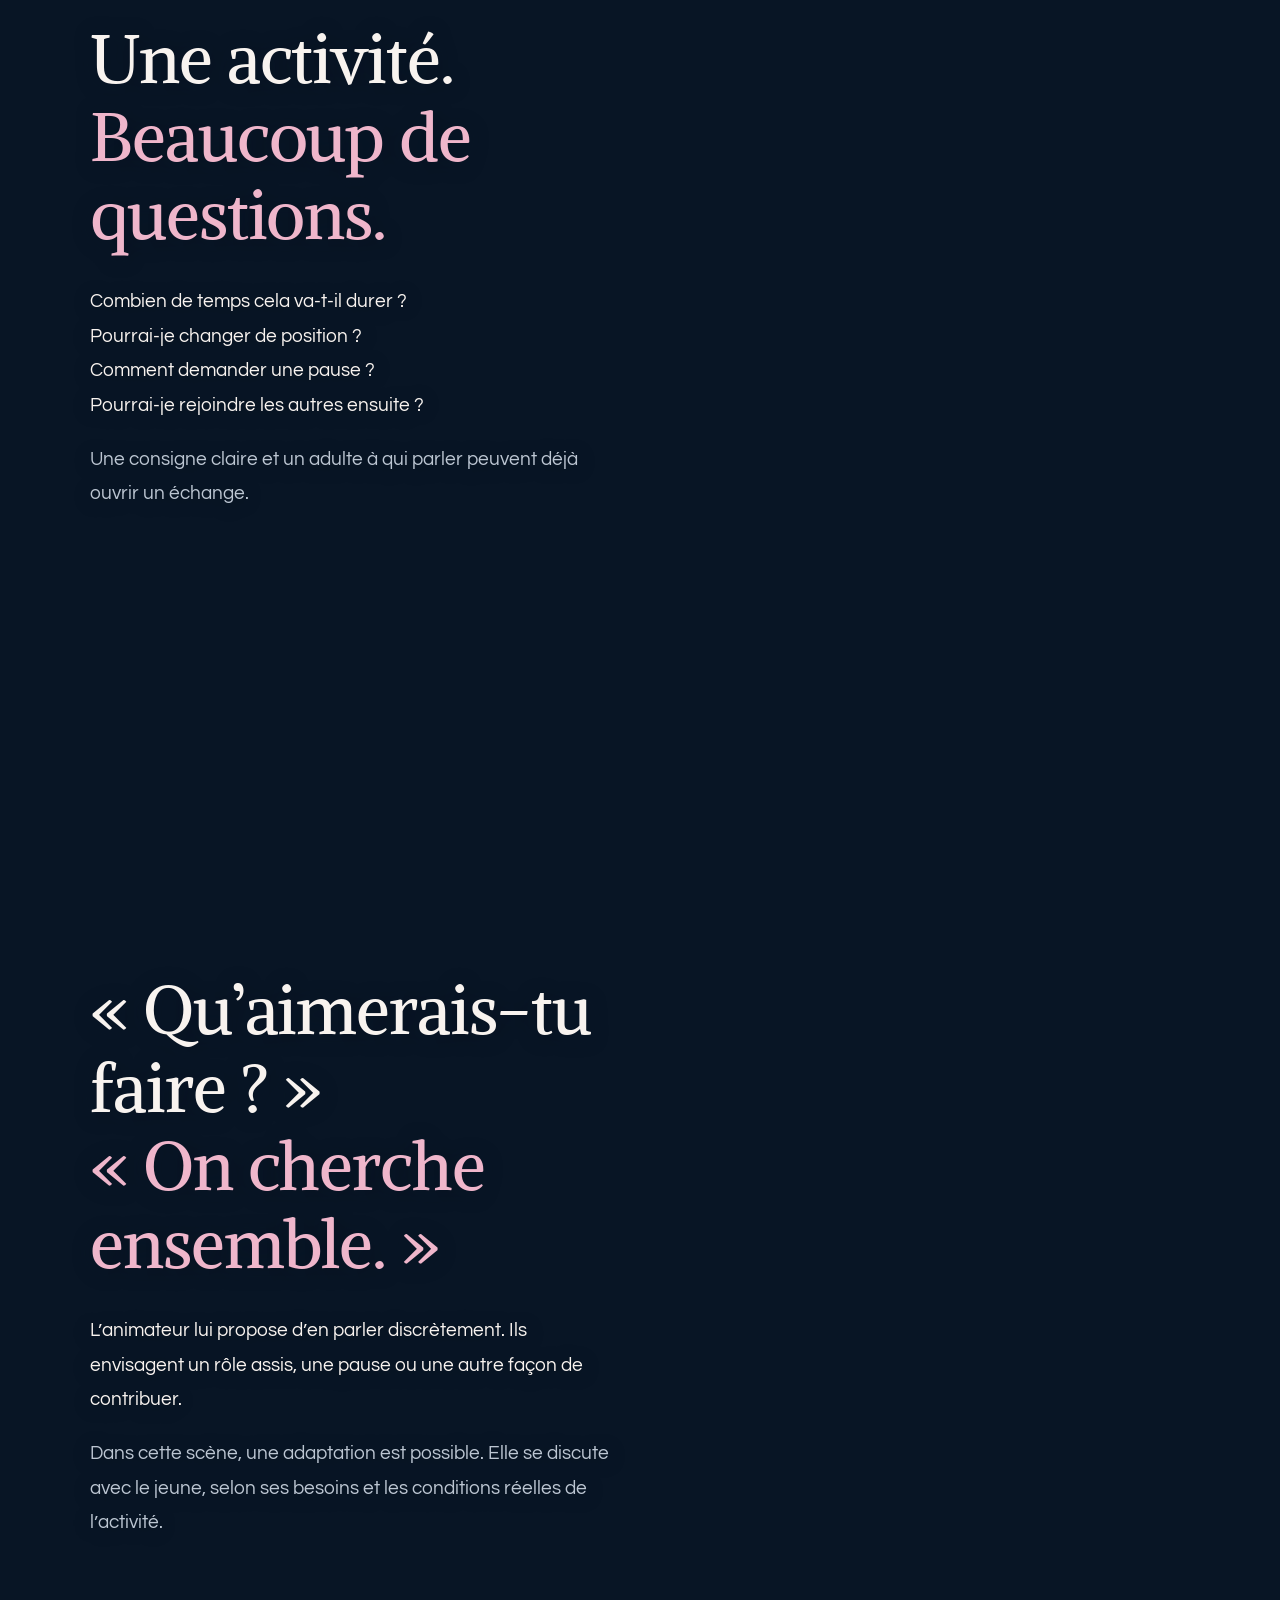
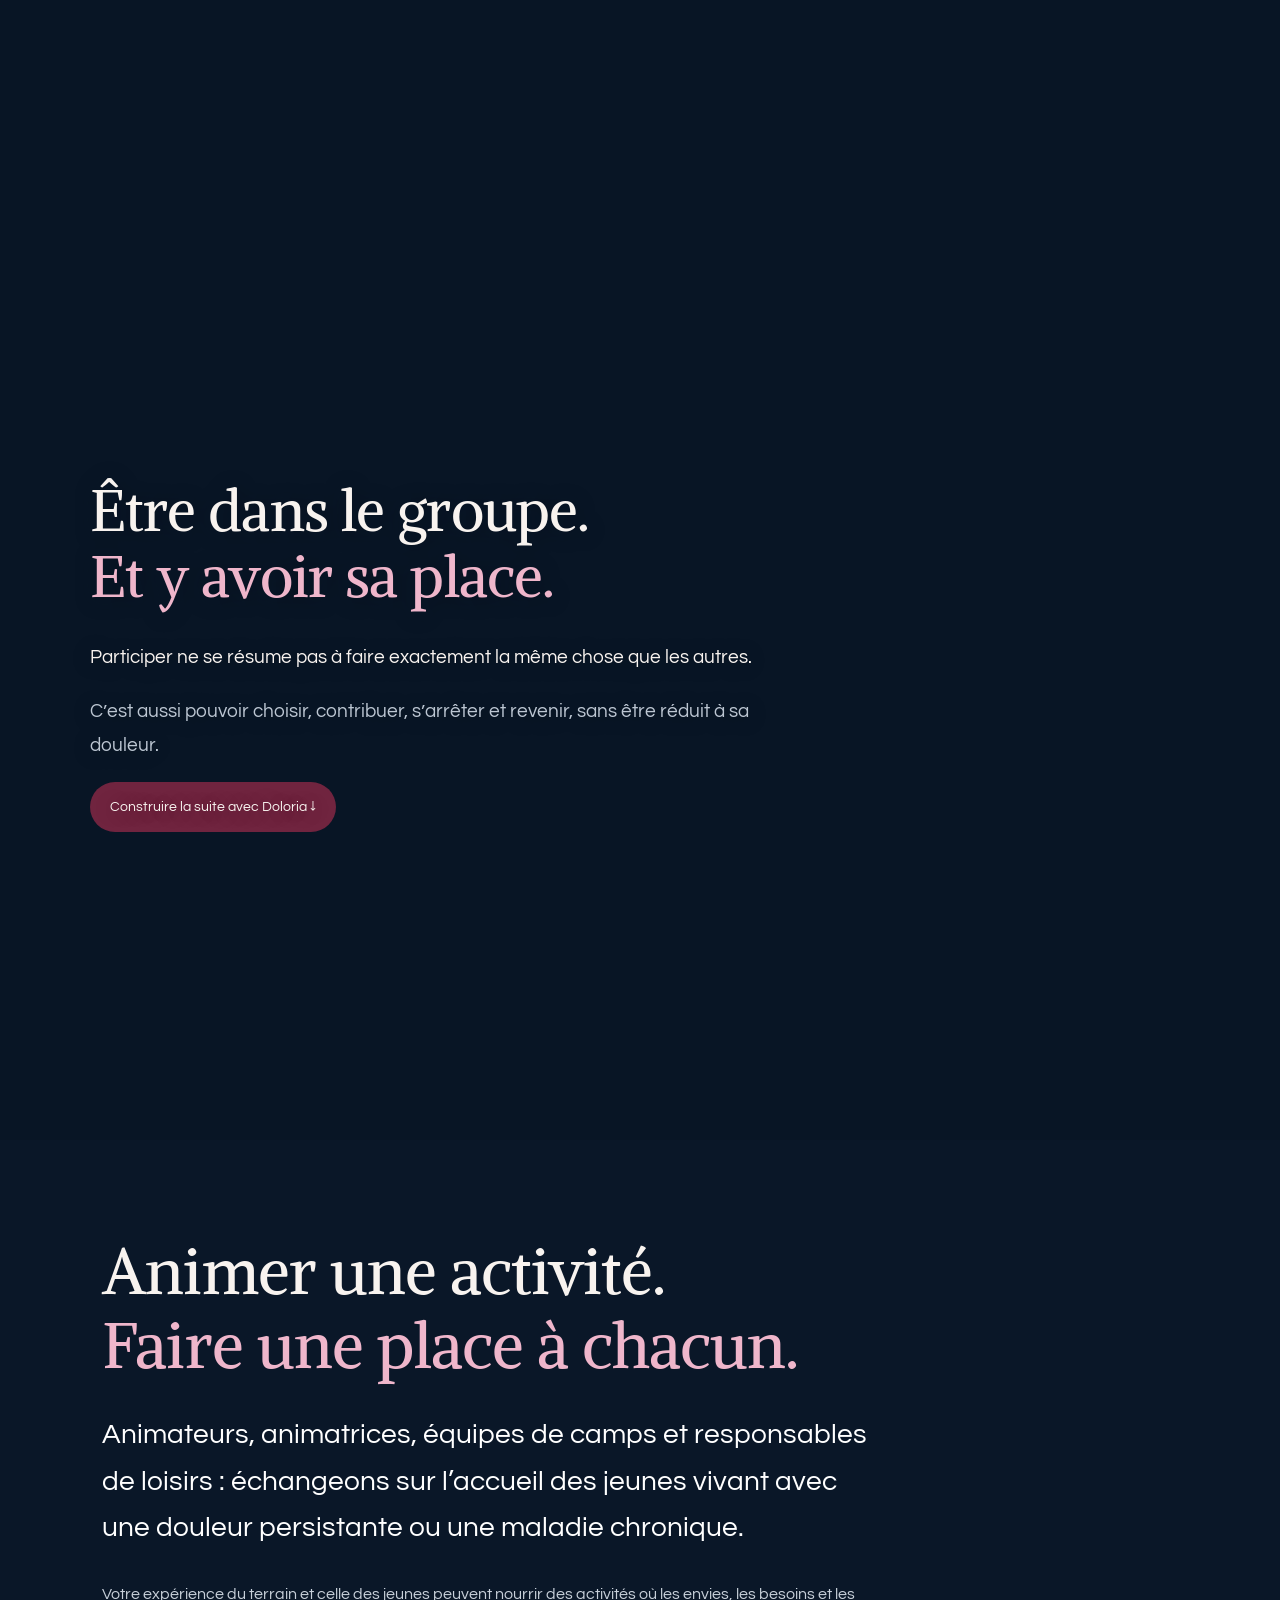
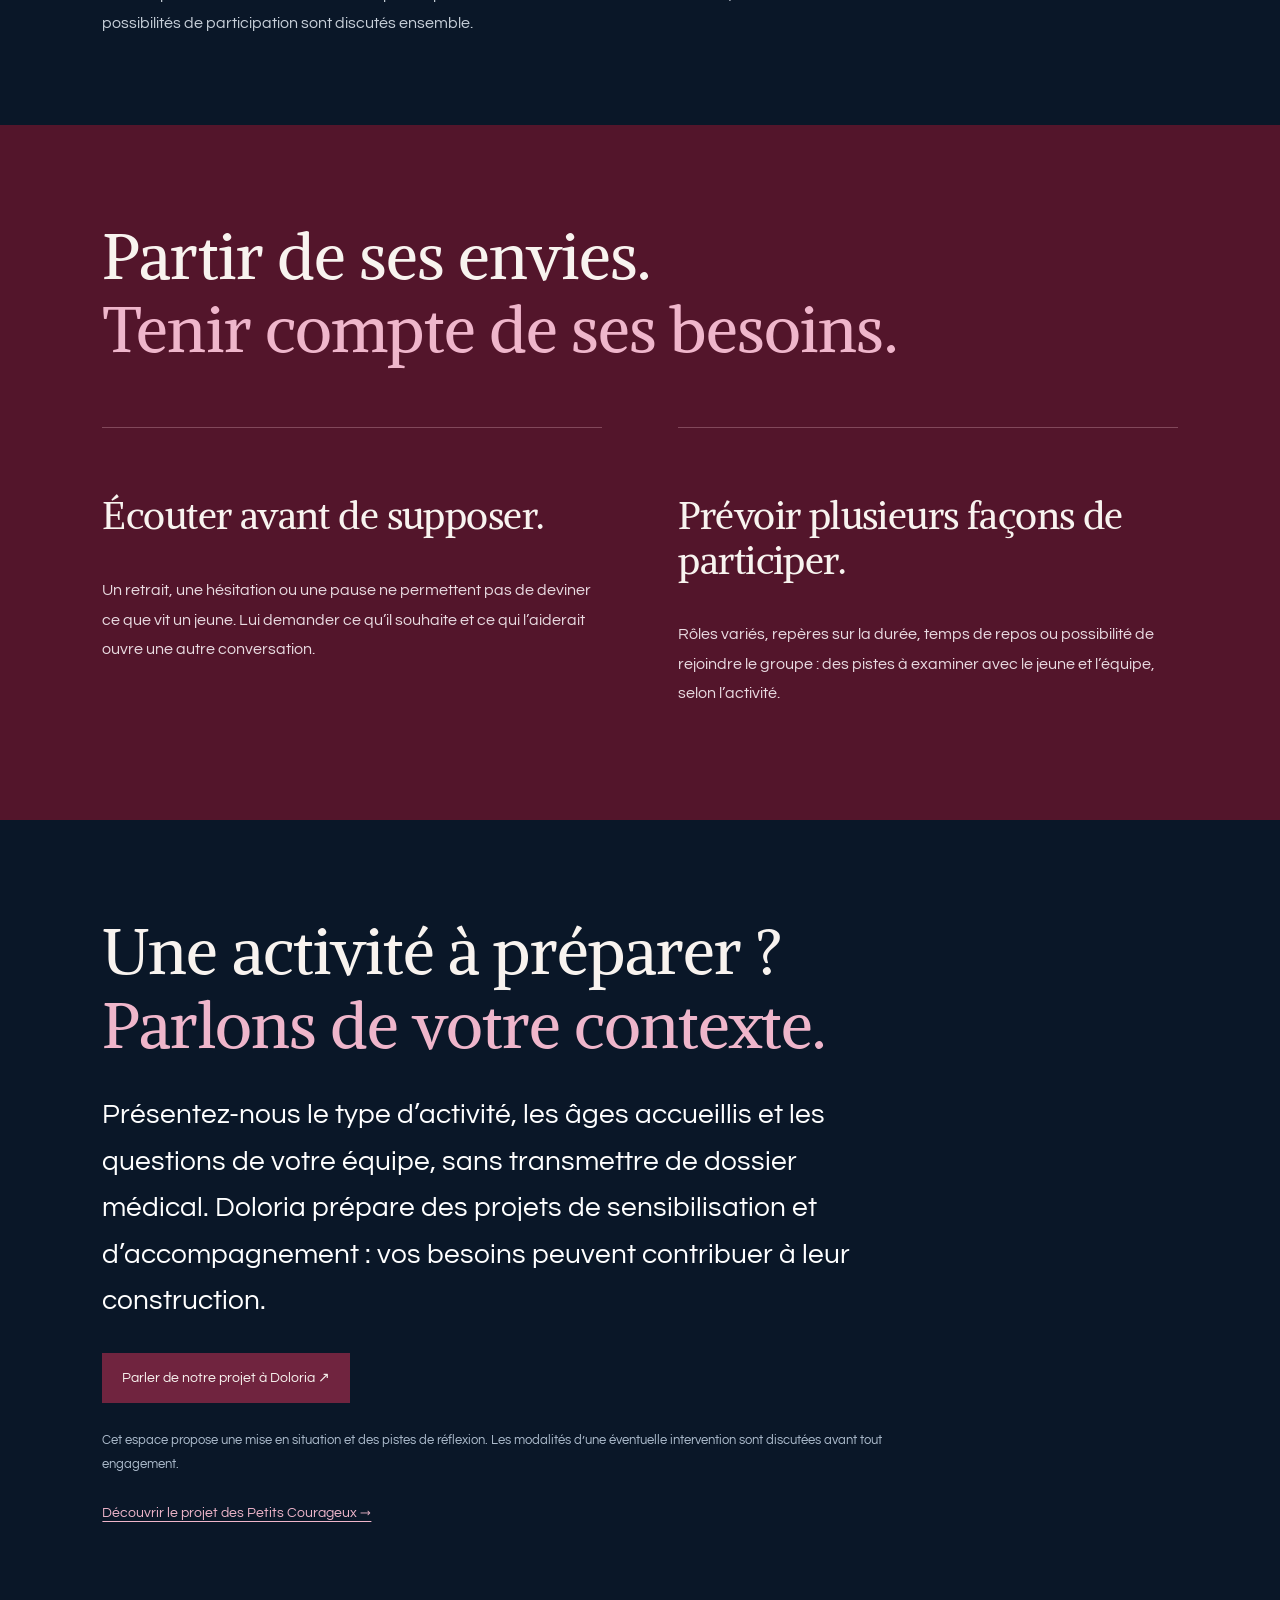
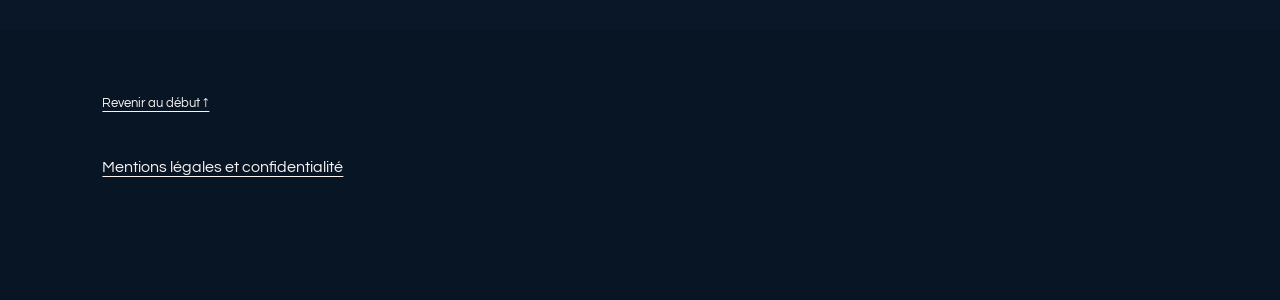
<file: professionnels-animation.html>
<!doctype html><html lang="fr"><head><meta charset="utf-8"><meta name="viewport" content="width=device-width,initial-scale=1"><title>Anim’ · Espace professionnels — Doloria</title><meta name="description" content="Animateurs, animatrices, équipes de camps et responsables de loisirs : échangeons sur l’accueil des jeunes vivant avec une douleur persistante ou une maladie chronique."><link rel="stylesheet" href="professionnels-immersion.css"><link rel="stylesheet" href="professionnels-page.css"><link rel="stylesheet" href="professionnels-parcours.css"><link rel="stylesheet" href="navigation.css?v=pro-4"><link rel="stylesheet" href="typographie.css?v=1"><link rel="stylesheet" href="site-natural.css?v=20261108-menu"><link rel="stylesheet" href="text-motion.css?v=2"></head><body class="pro-animation"><a class="skip" href="#professionnels">Aller à l’espace Anim’</a><header id="site-header" class="site-professional"><nav id="site-navigation" aria-label="Navigation principale"><a class="site-logo" href="index.html" aria-label="Doloria, accueil"><img src="media/site-564880e612cbc043.webp" alt="Doloria" width="72" height="72"></a><button id="site-menu-toggle" type="button" aria-expanded="false" aria-controls="site-menu" hidden>Menu</button><div id="site-menu"><a href="a-propos.html">À propos</a><a href="vie-doloria.html">La vie de Doloria</a><a href="index.html#actions">Nos actions</a><a href="ressources.html">Ressources</a><details class="site-pro-menu"><summary>Espace professionnels <span aria-hidden="true">⌄</span></summary><div class="site-pro-links"><a href="professionnels.html">Santé</a><a href="professionnels-animation.html" aria-current="page">Anim’</a><a href="professionnels-institutions.html">Institutions</a></div></details><a href="petits-courageux.html">Les Petits Courageux</a><a href="contact.html">Contact</a></div></nav><div class="site-tools"><a class="direct" href="#professionnels">Accéder à l’espace Anim’ ↓</a><button class="site-motion" id="motion" type="button" aria-pressed="false">Réduire les animations</button></div></header><div class="scene" aria-hidden="true"><img class="photo" src="professionnels-anim-scene.webp" width="1536" height="1024" alt="" fetchpriority="high"><div class="shade"></div><div class="pressure"></div><svg class="threads" viewBox="0 0 1600 900" preserveAspectRatio="none"><path d="M1120 890C1090 770 1240 700 1140 590S1220 440 1130 360"/><path d="M1200 910C1130 800 1280 710 1200 570S1260 470 1160 310"/></svg><div class="thoughts"><span>J’ai envie d’essayer.</span><span>Et si je dois m’arrêter ?</span><span>Je veux rester avec eux.</span></div></div><aside class="progress" aria-hidden="true"><span id="step">01 / 06</span><div><i></i></div><span>UNE SCÈNE · PLUSIEURS RÉALITÉS</span></aside><main><section class="chapter"><div class="copy"><h1>Le groupe se prépare.<br><em>Il veut en faire partie.</em></h1><p>Une activité commence. Il regarde ses amis, écoute les consignes et imagine ce qu’ils vont construire ensemble.</p><p class="quiet">Pour lui, l’envie est là. Son hésitation aussi.</p><a class="next" href="#sensation">Regarder de plus près ↓</a><small>Scène fictive, image générée par IA. Un vécu possible, qui ne représente pas tous les jeunes.</small></div></section><section class="chapter" id="sensation"><div class="copy"><h2>L’envie d’essayer.<br><em>La douleur qui s’invite.</em></h2><p>Dans cette scène, une douleur persistante l’accompagne. Rester debout, se pencher ou marcher lui demande déjà un effort.</p><p class="quiet">Cela ne se voit pas forcément. Et il ne sait pas encore comment le dire.</p></div></section><section class="chapter"><div class="copy"><h2>Faire une pause.<br><em>Sans perdre sa place.</em></h2><p>S’il s’assoit, est-ce que le groupe continuera sans lui ? S’il demande de l’aide, les autres le regarderont-ils autrement ?</p><p class="quiet">Il veut participer. Il aimerait pouvoir choisir sa manière de le faire.</p></div></section><section class="chapter"><div class="copy"><h2>Une activité.<br><em>Beaucoup de questions.</em></h2><p>Combien de temps cela va-t-il durer ?<br>Pourrai-je changer de position ?<br>Comment demander une pause ?<br>Pourrai-je rejoindre les autres ensuite ?</p><p class="quiet">Une consigne claire et un adulte à qui parler peuvent déjà ouvrir un échange.</p></div></section><section class="chapter"><div class="copy"><h2>« Qu’aimerais-tu faire ? »<br><em>« On cherche ensemble. »</em></h2><p>L’animateur lui propose d’en parler discrètement. Ils envisagent un rôle assis, une pause ou une autre façon de contribuer.</p><p class="quiet">Dans cette scène, une adaptation est possible. Elle se discute avec le jeune, selon ses besoins et les conditions réelles de l’activité.</p></div></section><section class="chapter finale" id="fin"><div class="copy"><h2>Être dans le groupe.<br><em>Et y avoir sa place.</em></h2><p>Participer ne se résume pas à faire exactement la même chose que les autres.</p><p class="quiet">C’est aussi pouvoir choisir, contribuer, s’arrêter et revenir, sans être réduit à sa douleur.</p><a class="cta" href="#professionnels">Construire la suite avec Doloria ↓</a></div></section><div class="professional" id="professionnels"><section class="intro-pro"><h2>Animer une activité.<br><em>Faire une place à chacun.</em></h2><p class="statement">Animateurs, animatrices, équipes de camps et responsables de loisirs : échangeons sur l’accueil des jeunes vivant avec une douleur persistante ou une maladie chronique.</p><p>Votre expérience du terrain et celle des jeunes peuvent nourrir des activités où les envies, les besoins et les possibilités de participation sont discutés ensemble.</p></section><section class="collaborate"><h2>Partir de ses envies.<br><em>Tenir compte de ses besoins.</em></h2><div class="collab-grid"><article><h3>Écouter avant de supposer.</h3><p>Un retrait, une hésitation ou une pause ne permettent pas de deviner ce que vit un jeune. Lui demander ce qu’il souhaite et ce qui l’aiderait ouvre une autre conversation.</p></article><article><h3>Prévoir plusieurs façons de participer.</h3><p>Rôles variés, repères sur la durée, temps de repos ou possibilité de rejoindre le groupe : des pistes à examiner avec le jeune et l’équipe, selon l’activité.</p></article></div></section><section class="research"><h2>Une activité à préparer ?<br><em>Parlons de votre contexte.</em></h2><p class="statement">Présentez-nous le type d’activité, les âges accueillis et les questions de votre équipe, sans transmettre de dossier médical. Doloria prépare des projets de sensibilisation et d’accompagnement : vos besoins peuvent contribuer à leur construction.</p><a class="cta" href="contact.html">Parler de notre projet à Doloria ↗</a><p class="contact-note">Cet espace propose une mise en situation et des pistes de réflexion. Les modalités d’une éventuelle intervention sont discutées avant tout engagement.</p><a class="text-link" href="petits-courageux.html#sejours">Découvrir le projet des Petits Courageux →</a></section></div></main><footer><a class="back" href="#">Revenir au début ↑</a><div class="wrap" style="padding-top:16px;padding-bottom:16px"><a href="mentions-legales.html" style="display:inline-flex;align-items:center;min-height:44px;text-decoration:underline;text-underline-offset:4px">Mentions légales et confidentialité</a></div></footer><script src="professionnels-parcours.js"></script><script src="site-natural.js?v=20261108-menu" defer></script><script src="text-motion.js?v=2" defer></script></body></html>
</file>
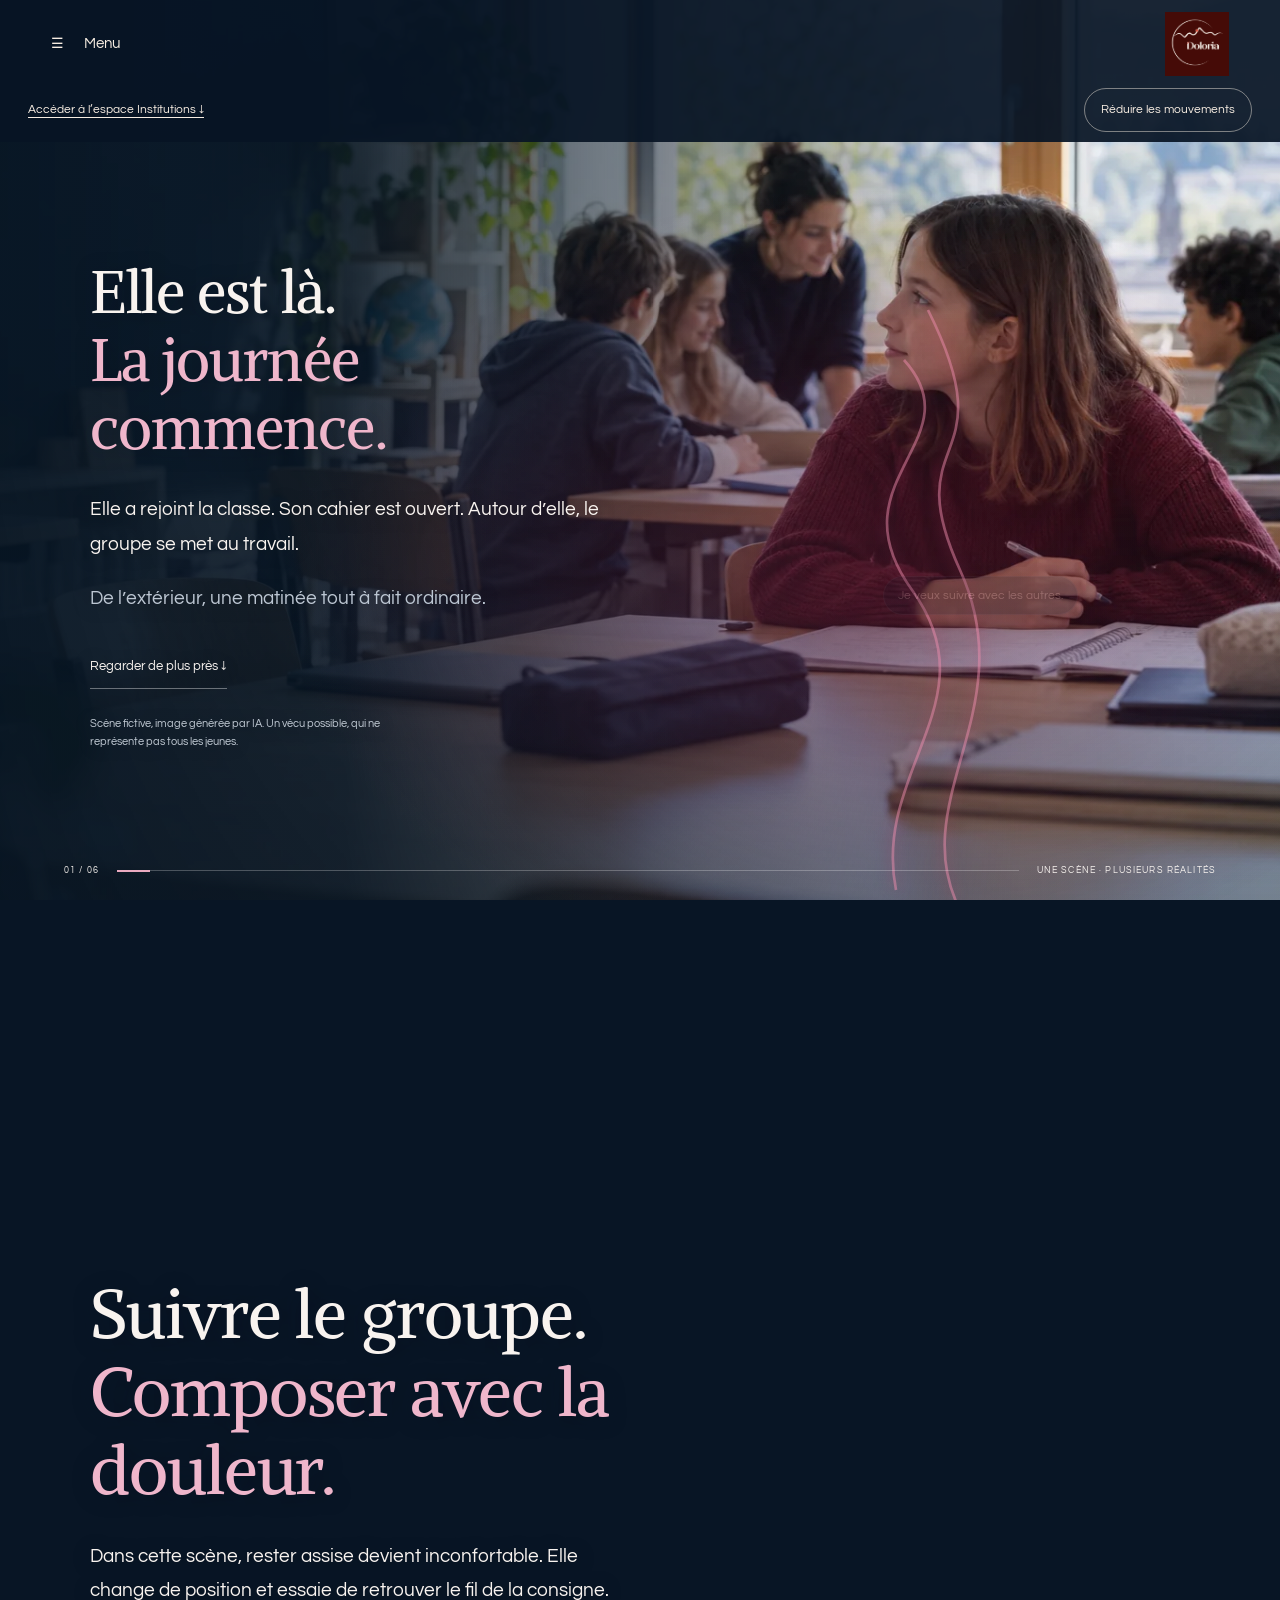
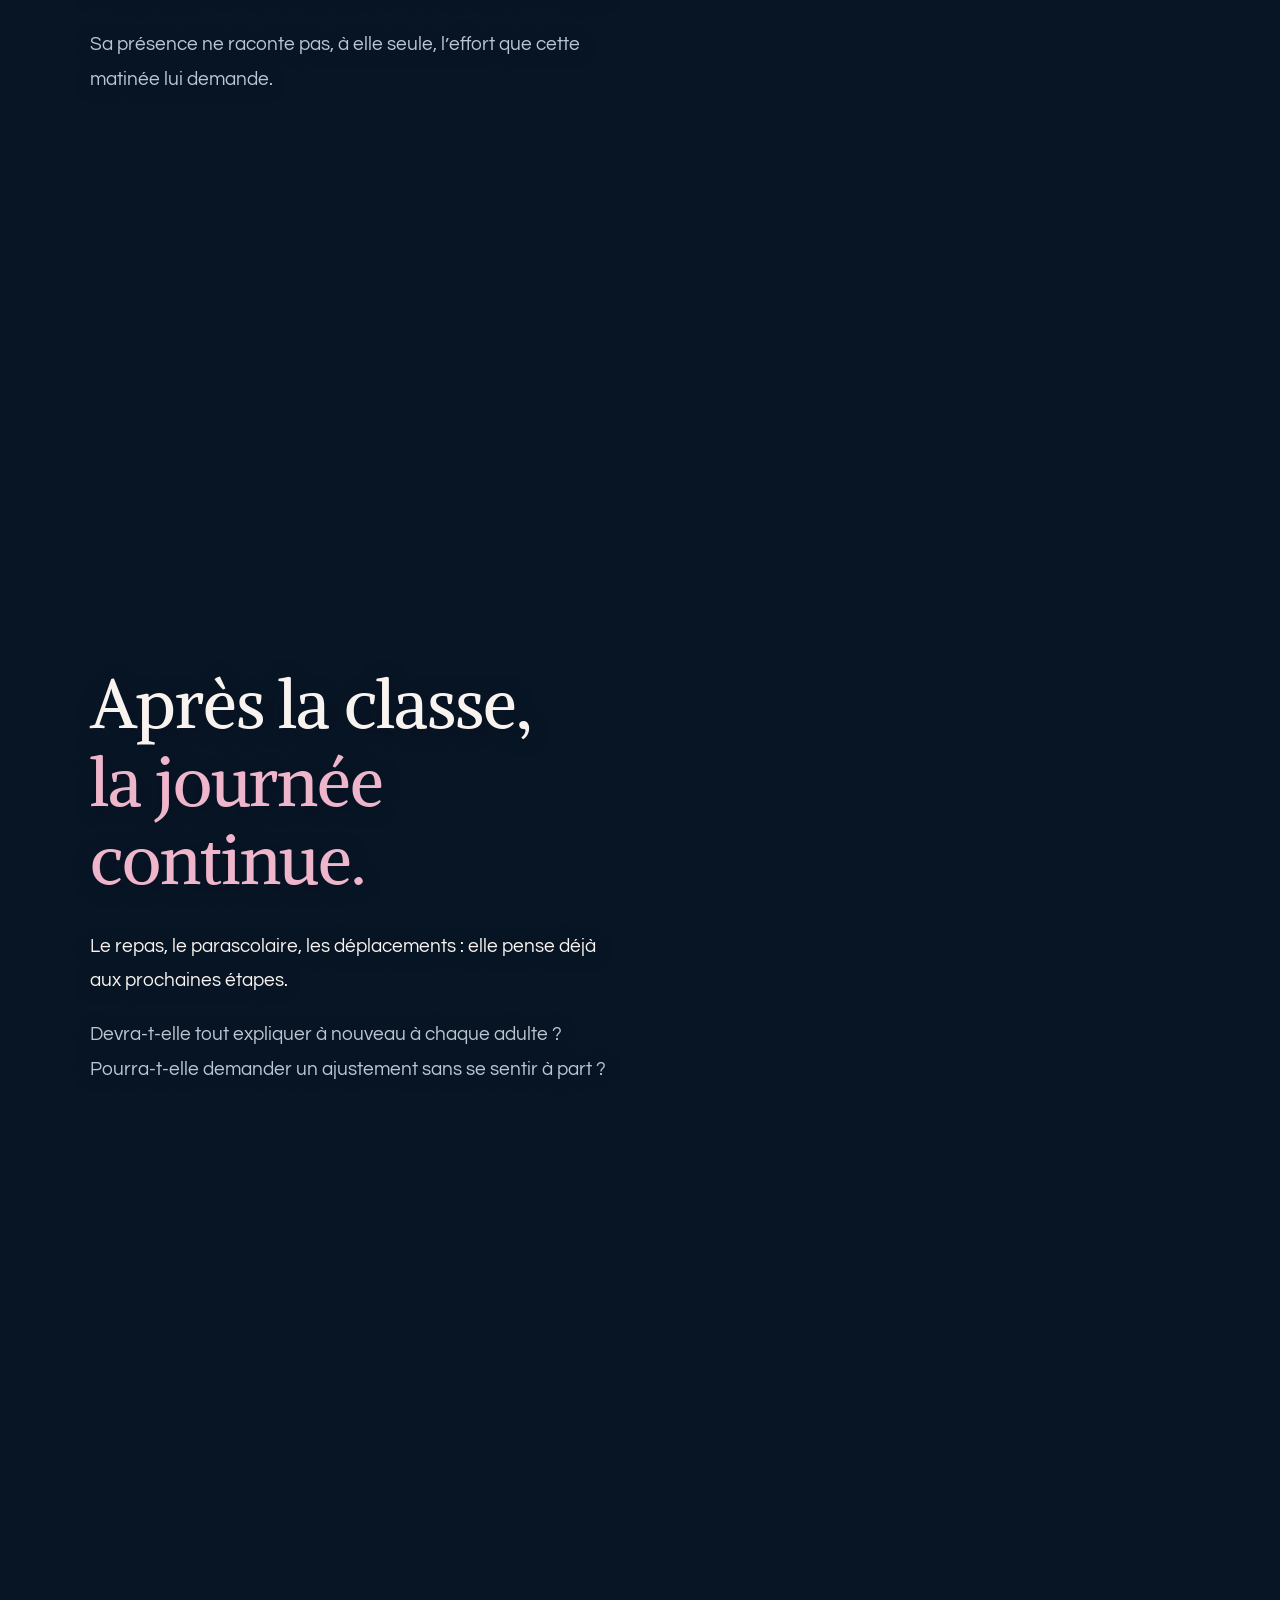
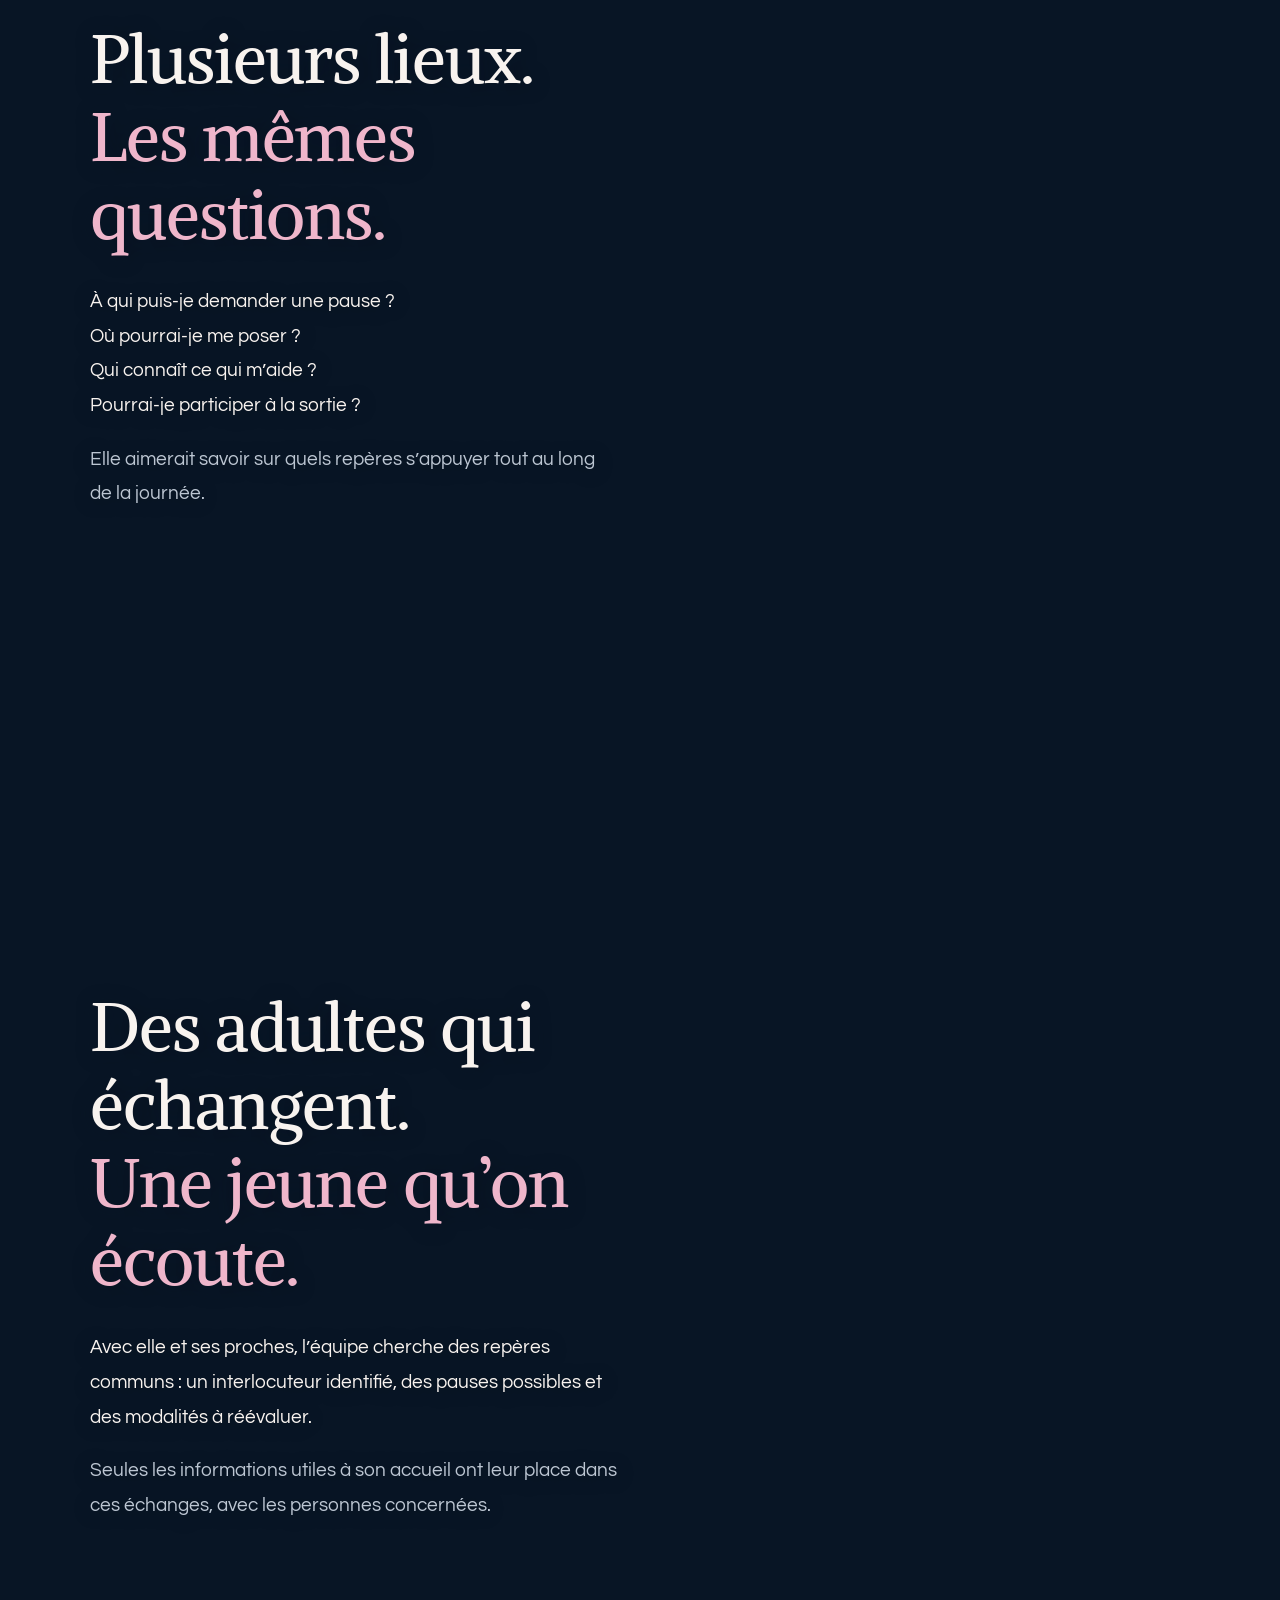
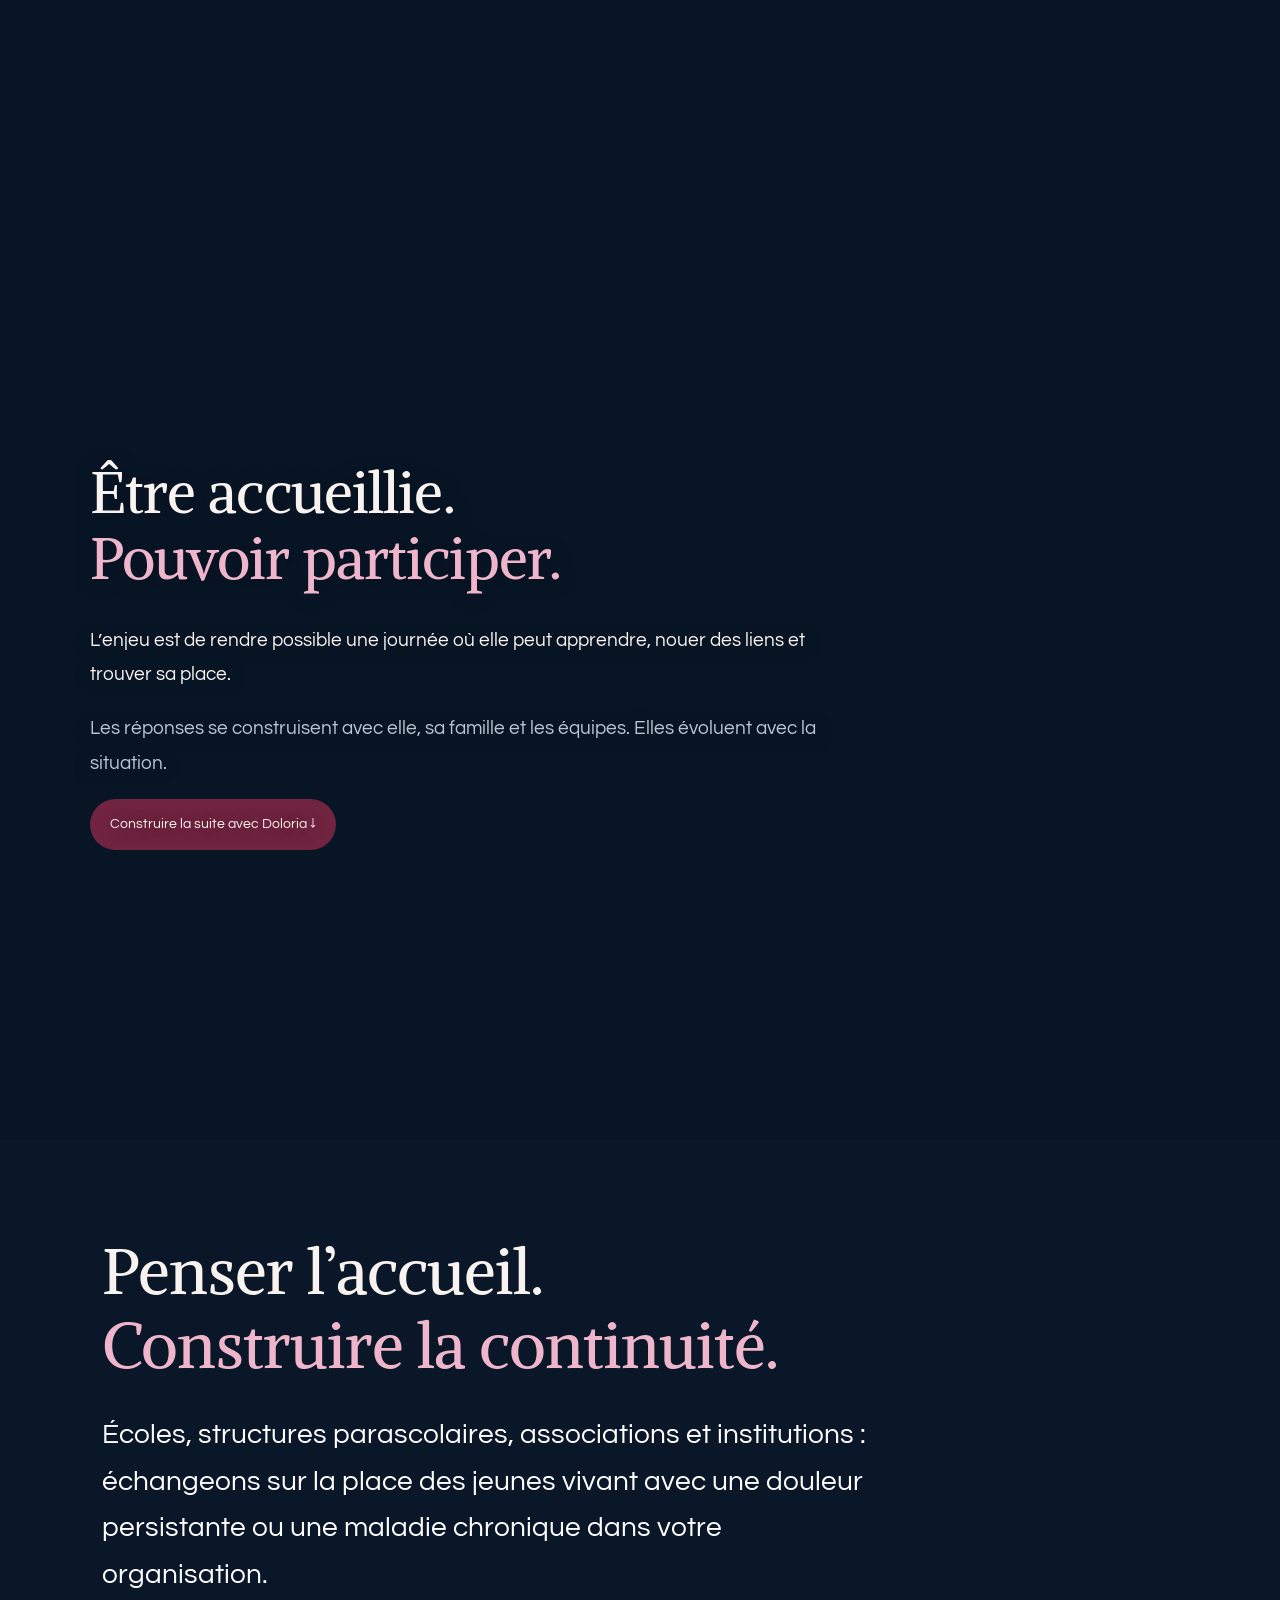
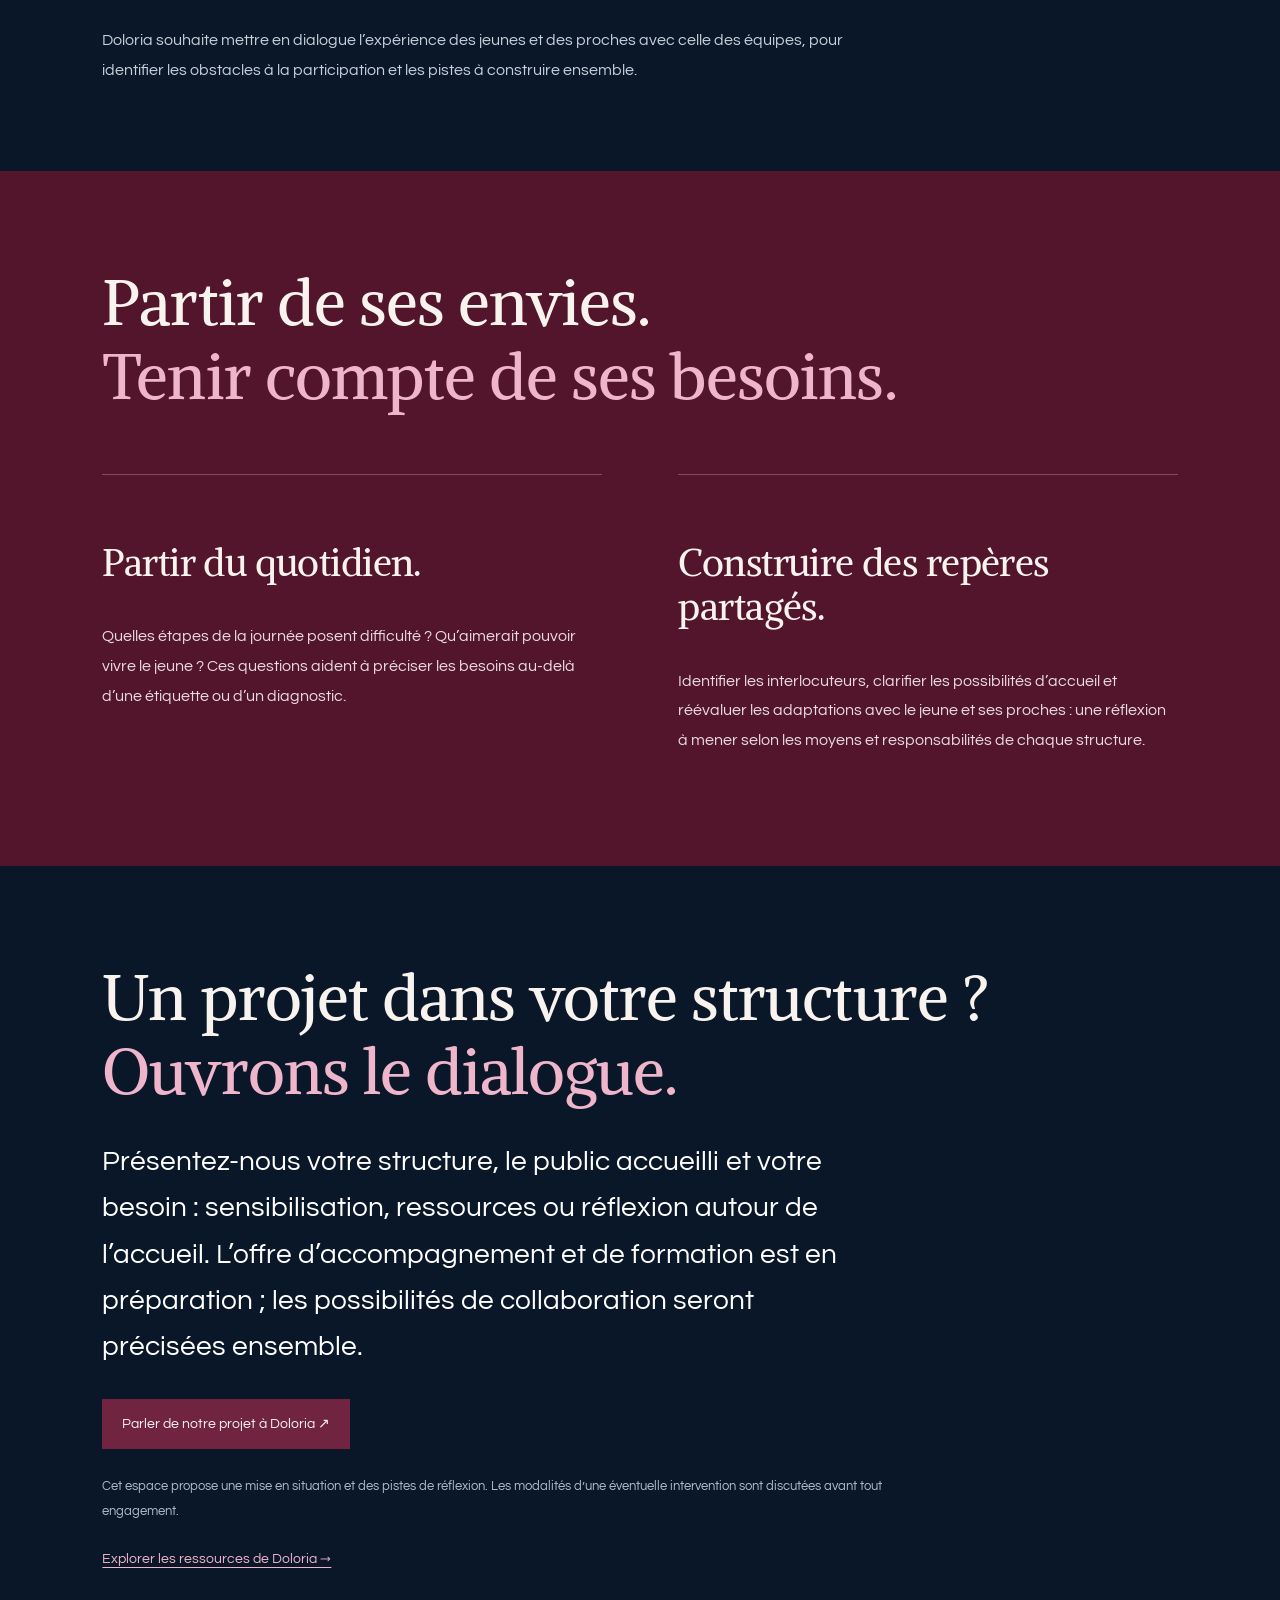
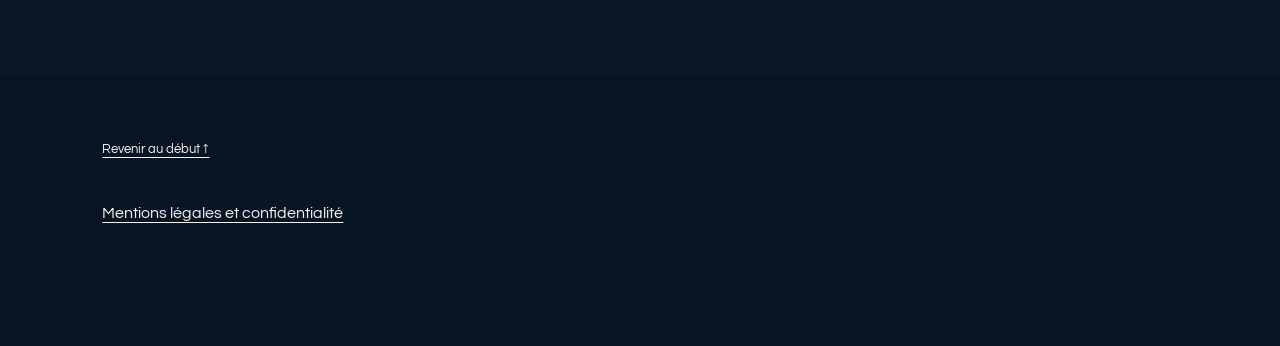
<file: professionnels-institutions.html>
<!doctype html><html lang="fr"><head><meta charset="utf-8"><meta name="viewport" content="width=device-width,initial-scale=1"><title>Institutions · Espace professionnels — Doloria</title><meta name="description" content="Écoles, structures parascolaires, associations et institutions : échangeons sur la place des jeunes vivant avec une douleur persistante ou une maladie chronique dans votre organisation."><link rel="stylesheet" href="professionnels-immersion.css"><link rel="stylesheet" href="professionnels-page.css"><link rel="stylesheet" href="professionnels-parcours.css"><link rel="stylesheet" href="navigation.css?v=pro-4"><link rel="stylesheet" href="typographie.css?v=1"><link rel="stylesheet" href="site-natural.css?v=20261108-menu"><link rel="stylesheet" href="text-motion.css?v=2"></head><body class="pro-institutions"><a class="skip" href="#professionnels">Aller à l’espace Institutions</a><header id="site-header" class="site-professional"><nav id="site-navigation" aria-label="Navigation principale"><a class="site-logo" href="index.html" aria-label="Doloria, accueil"><img src="media/site-564880e612cbc043.webp" alt="Doloria" width="72" height="72"></a><button id="site-menu-toggle" type="button" aria-expanded="false" aria-controls="site-menu" hidden>Menu</button><div id="site-menu"><a href="a-propos.html">À propos</a><a href="vie-doloria.html">La vie de Doloria</a><a href="index.html#actions">Nos actions</a><a href="ressources.html">Ressources</a><details class="site-pro-menu"><summary>Espace professionnels <span aria-hidden="true">⌄</span></summary><div class="site-pro-links"><a href="professionnels.html">Santé</a><a href="professionnels-animation.html">Anim’</a><a href="professionnels-institutions.html" aria-current="page">Institutions</a></div></details><a href="petits-courageux.html">Les Petits Courageux</a><a href="contact.html">Contact</a></div></nav><div class="site-tools"><a class="direct" href="#professionnels">Accéder à l’espace Institutions ↓</a><button class="site-motion" id="motion" type="button" aria-pressed="false">Réduire les animations</button></div></header><div class="scene" aria-hidden="true"><img class="photo" src="professionnels-institutions-scene.webp" width="1536" height="1024" alt="" fetchpriority="high"><div class="shade"></div><div class="pressure"></div><svg class="threads" viewBox="0 0 1600 900" preserveAspectRatio="none"><path d="M1120 890C1090 770 1240 700 1140 590S1220 440 1130 360"/><path d="M1200 910C1130 800 1280 710 1200 570S1260 470 1160 310"/></svg><div class="thoughts"><span>Je veux suivre avec les autres.</span><span>À qui puis-je en parler ?</span><span>Il reste toute la journée.</span></div></div><aside class="progress" aria-hidden="true"><span id="step">01 / 06</span><div><i></i></div><span>UNE SCÈNE · PLUSIEURS RÉALITÉS</span></aside><main><section class="chapter"><div class="copy"><h1>Elle est là.<br><em>La journée commence.</em></h1><p>Elle a rejoint la classe. Son cahier est ouvert. Autour d’elle, le groupe se met au travail.</p><p class="quiet">De l’extérieur, une matinée tout à fait ordinaire.</p><a class="next" href="#sensation">Regarder de plus près ↓</a><small>Scène fictive, image générée par IA. Un vécu possible, qui ne représente pas tous les jeunes.</small></div></section><section class="chapter" id="sensation"><div class="copy"><h2>Suivre le groupe.<br><em>Composer avec la douleur.</em></h2><p>Dans cette scène, rester assise devient inconfortable. Elle change de position et essaie de retrouver le fil de la consigne.</p><p class="quiet">Sa présence ne raconte pas, à elle seule, l’effort que cette matinée lui demande.</p></div></section><section class="chapter"><div class="copy"><h2>Après la classe,<br><em>la journée continue.</em></h2><p>Le repas, le parascolaire, les déplacements : elle pense déjà aux prochaines étapes.</p><p class="quiet">Devra-t-elle tout expliquer à nouveau à chaque adulte ? Pourra-t-elle demander un ajustement sans se sentir à part ?</p></div></section><section class="chapter"><div class="copy"><h2>Plusieurs lieux.<br><em>Les mêmes questions.</em></h2><p>À qui puis-je demander une pause ?<br>Où pourrai-je me poser ?<br>Qui connaît ce qui m’aide ?<br>Pourrai-je participer à la sortie ?</p><p class="quiet">Elle aimerait savoir sur quels repères s’appuyer tout au long de la journée.</p></div></section><section class="chapter"><div class="copy"><h2>Des adultes qui échangent.<br><em>Une jeune qu’on écoute.</em></h2><p>Avec elle et ses proches, l’équipe cherche des repères communs : un interlocuteur identifié, des pauses possibles et des modalités à réévaluer.</p><p class="quiet">Seules les informations utiles à son accueil ont leur place dans ces échanges, avec les personnes concernées.</p></div></section><section class="chapter finale" id="fin"><div class="copy"><h2>Être accueillie.<br><em>Pouvoir participer.</em></h2><p>L’enjeu est de rendre possible une journée où elle peut apprendre, nouer des liens et trouver sa place.</p><p class="quiet">Les réponses se construisent avec elle, sa famille et les équipes. Elles évoluent avec la situation.</p><a class="cta" href="#professionnels">Construire la suite avec Doloria ↓</a></div></section><div class="professional" id="professionnels"><section class="intro-pro"><h2>Penser l’accueil.<br><em>Construire la continuité.</em></h2><p class="statement">Écoles, structures parascolaires, associations et institutions : échangeons sur la place des jeunes vivant avec une douleur persistante ou une maladie chronique dans votre organisation.</p><p>Doloria souhaite mettre en dialogue l’expérience des jeunes et des proches avec celle des équipes, pour identifier les obstacles à la participation et les pistes à construire ensemble.</p></section><section class="collaborate"><h2>Partir de ses envies.<br><em>Tenir compte de ses besoins.</em></h2><div class="collab-grid"><article><h3>Partir du quotidien.</h3><p>Quelles étapes de la journée posent difficulté ? Qu’aimerait pouvoir vivre le jeune ? Ces questions aident à préciser les besoins au-delà d’une étiquette ou d’un diagnostic.</p></article><article><h3>Construire des repères partagés.</h3><p>Identifier les interlocuteurs, clarifier les possibilités d’accueil et réévaluer les adaptations avec le jeune et ses proches : une réflexion à mener selon les moyens et responsabilités de chaque structure.</p></article></div></section><section class="research"><h2>Un projet dans votre structure ?<br><em>Ouvrons le dialogue.</em></h2><p class="statement">Présentez-nous votre structure, le public accueilli et votre besoin : sensibilisation, ressources ou réflexion autour de l’accueil. L’offre d’accompagnement et de formation est en préparation ; les possibilités de collaboration seront précisées ensemble.</p><a class="cta" href="contact.html">Parler de notre projet à Doloria ↗</a><p class="contact-note">Cet espace propose une mise en situation et des pistes de réflexion. Les modalités d’une éventuelle intervention sont discutées avant tout engagement.</p><a class="text-link" href="ressources.html">Explorer les ressources de Doloria →</a></section></div></main><footer><a class="back" href="#">Revenir au début ↑</a><div class="wrap" style="padding-top:16px;padding-bottom:16px"><a href="mentions-legales.html" style="display:inline-flex;align-items:center;min-height:44px;text-decoration:underline;text-underline-offset:4px">Mentions légales et confidentialité</a></div></footer><script src="professionnels-parcours.js"></script><script src="site-natural.js?v=20261108-menu" defer></script><script src="text-motion.js?v=2" defer></script></body></html>
</file>
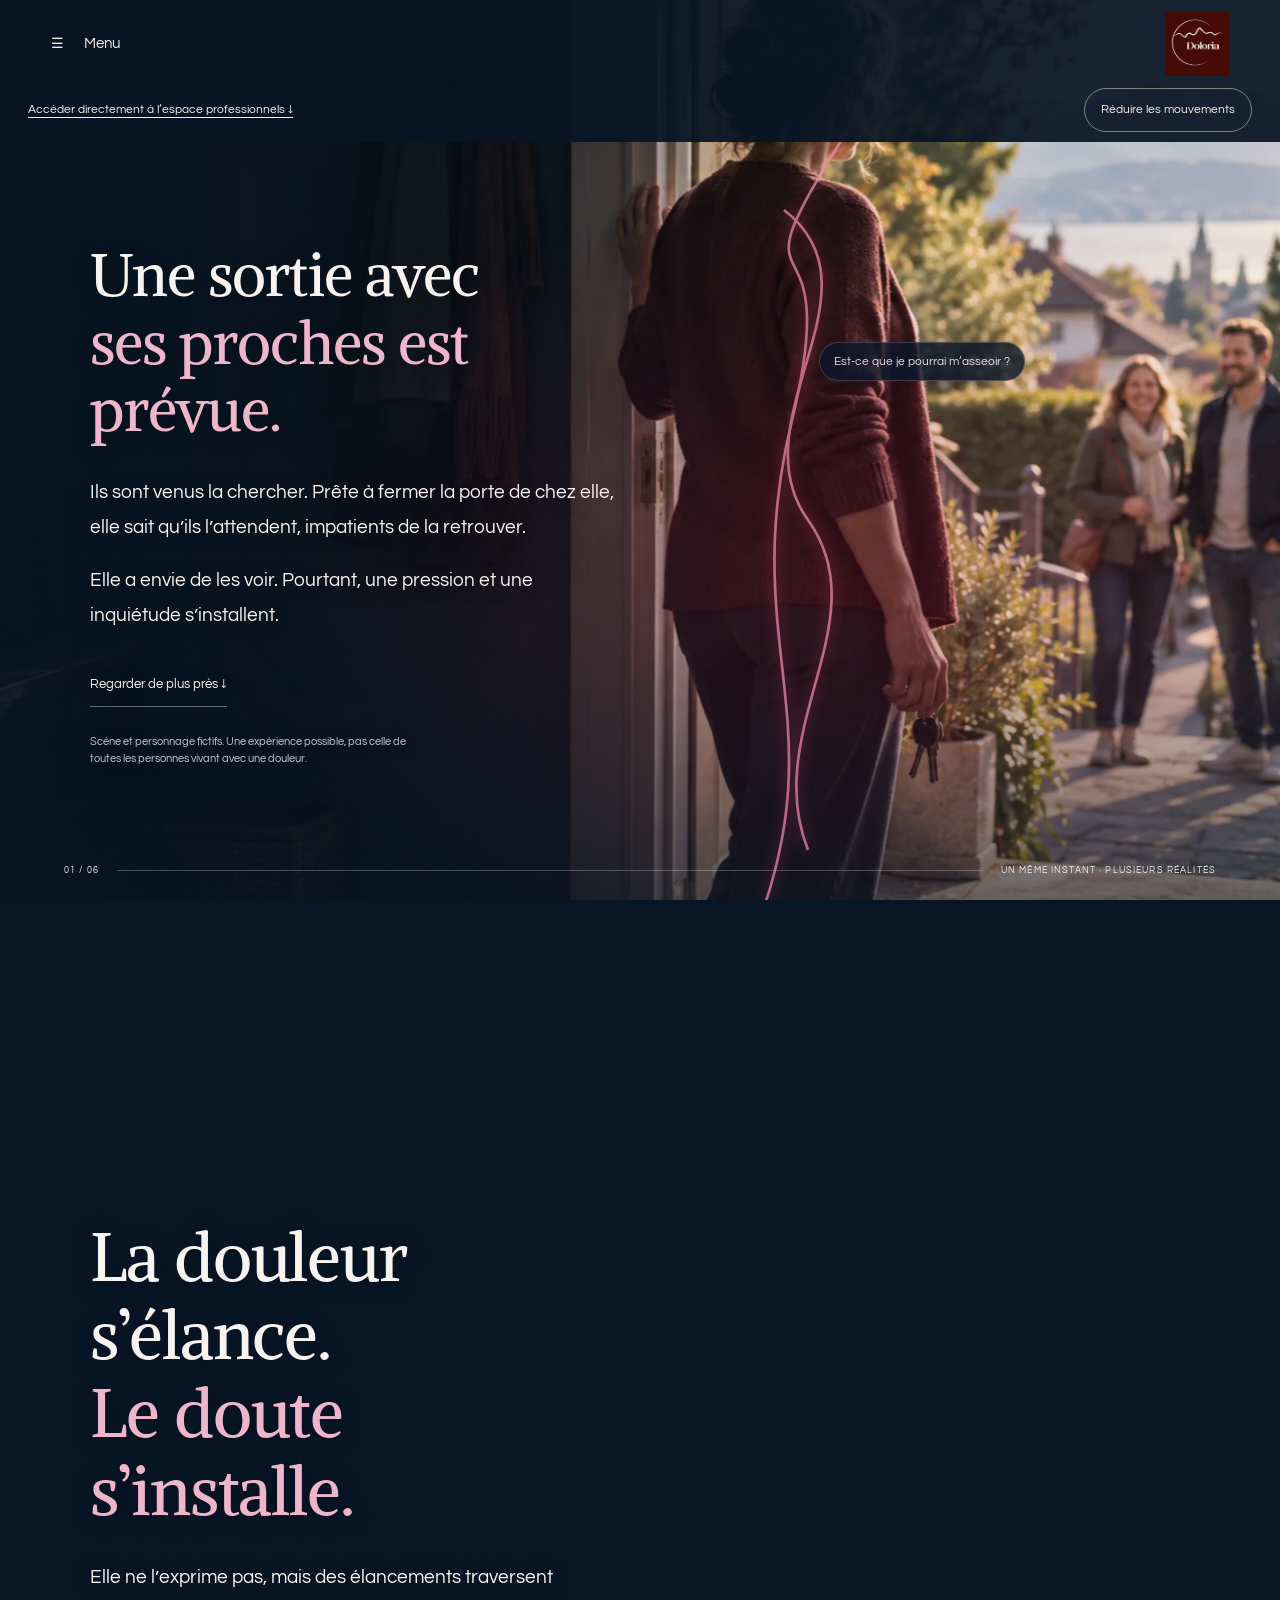
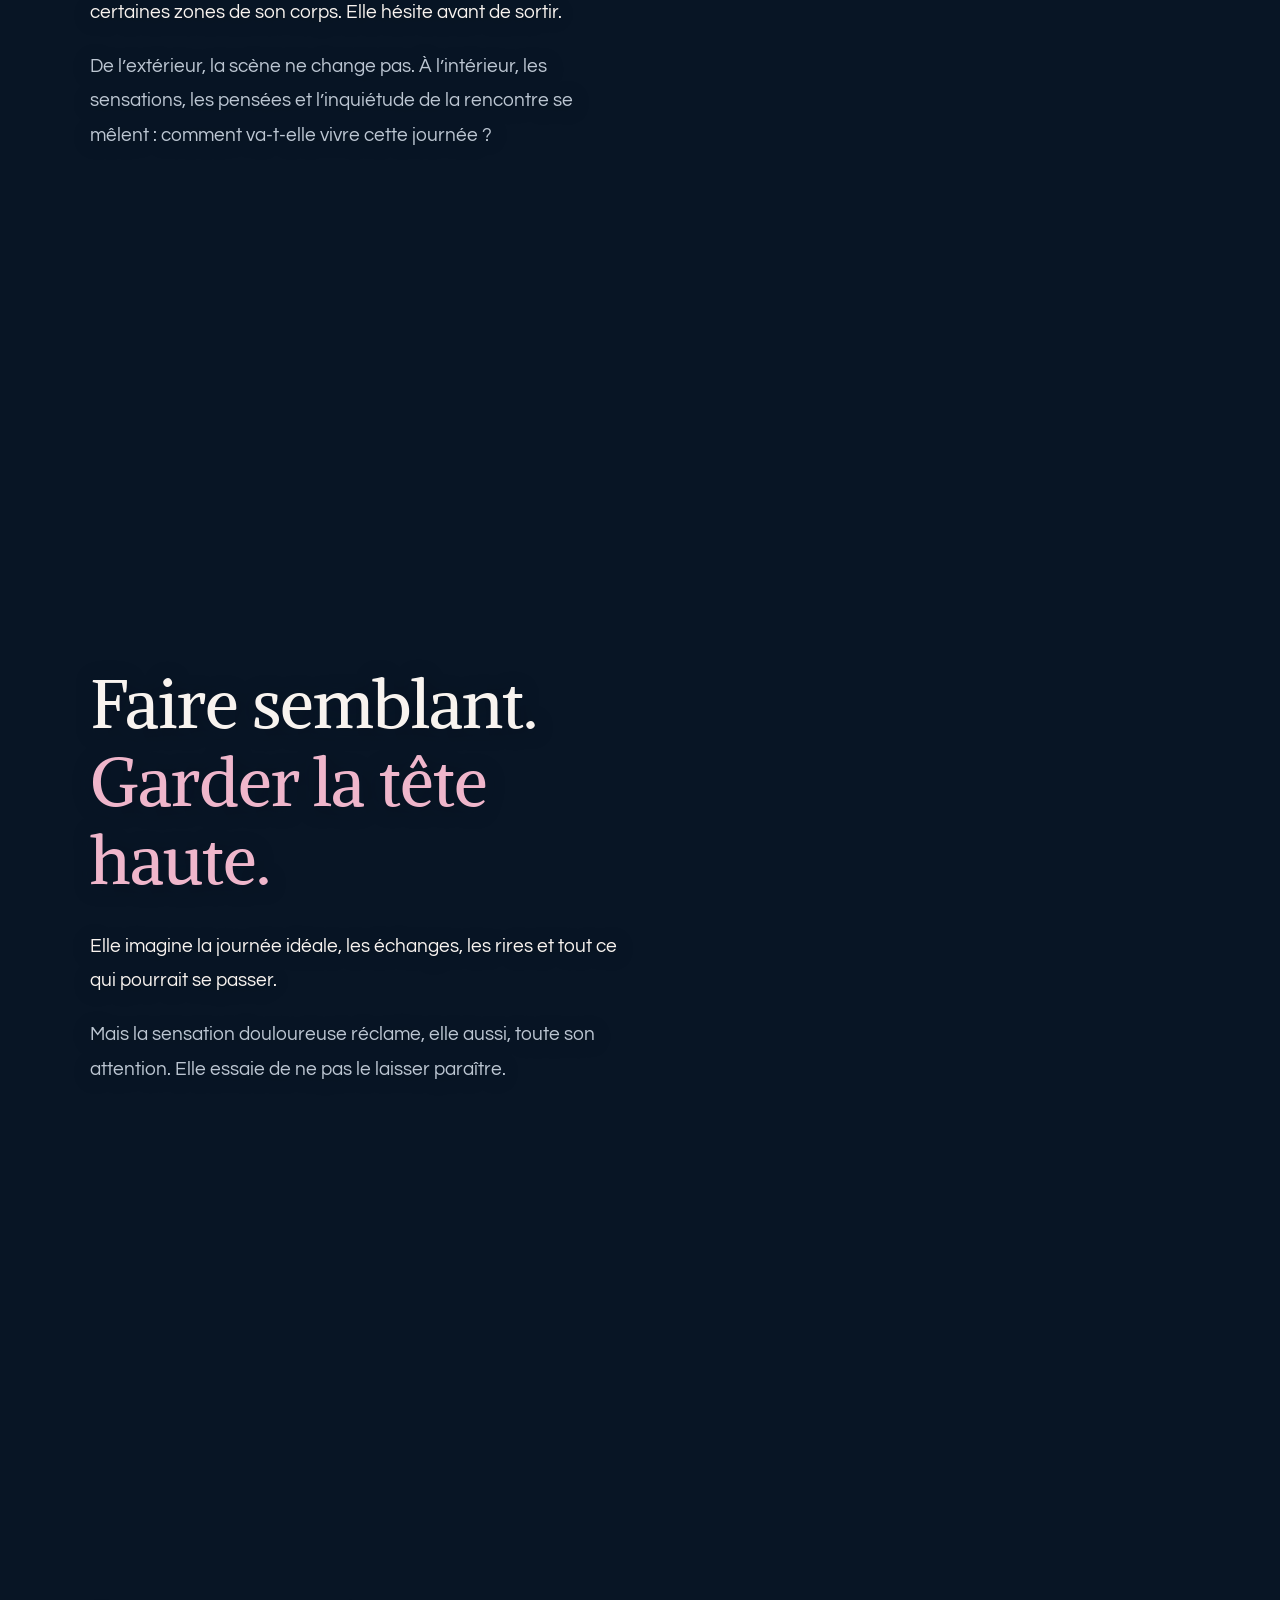
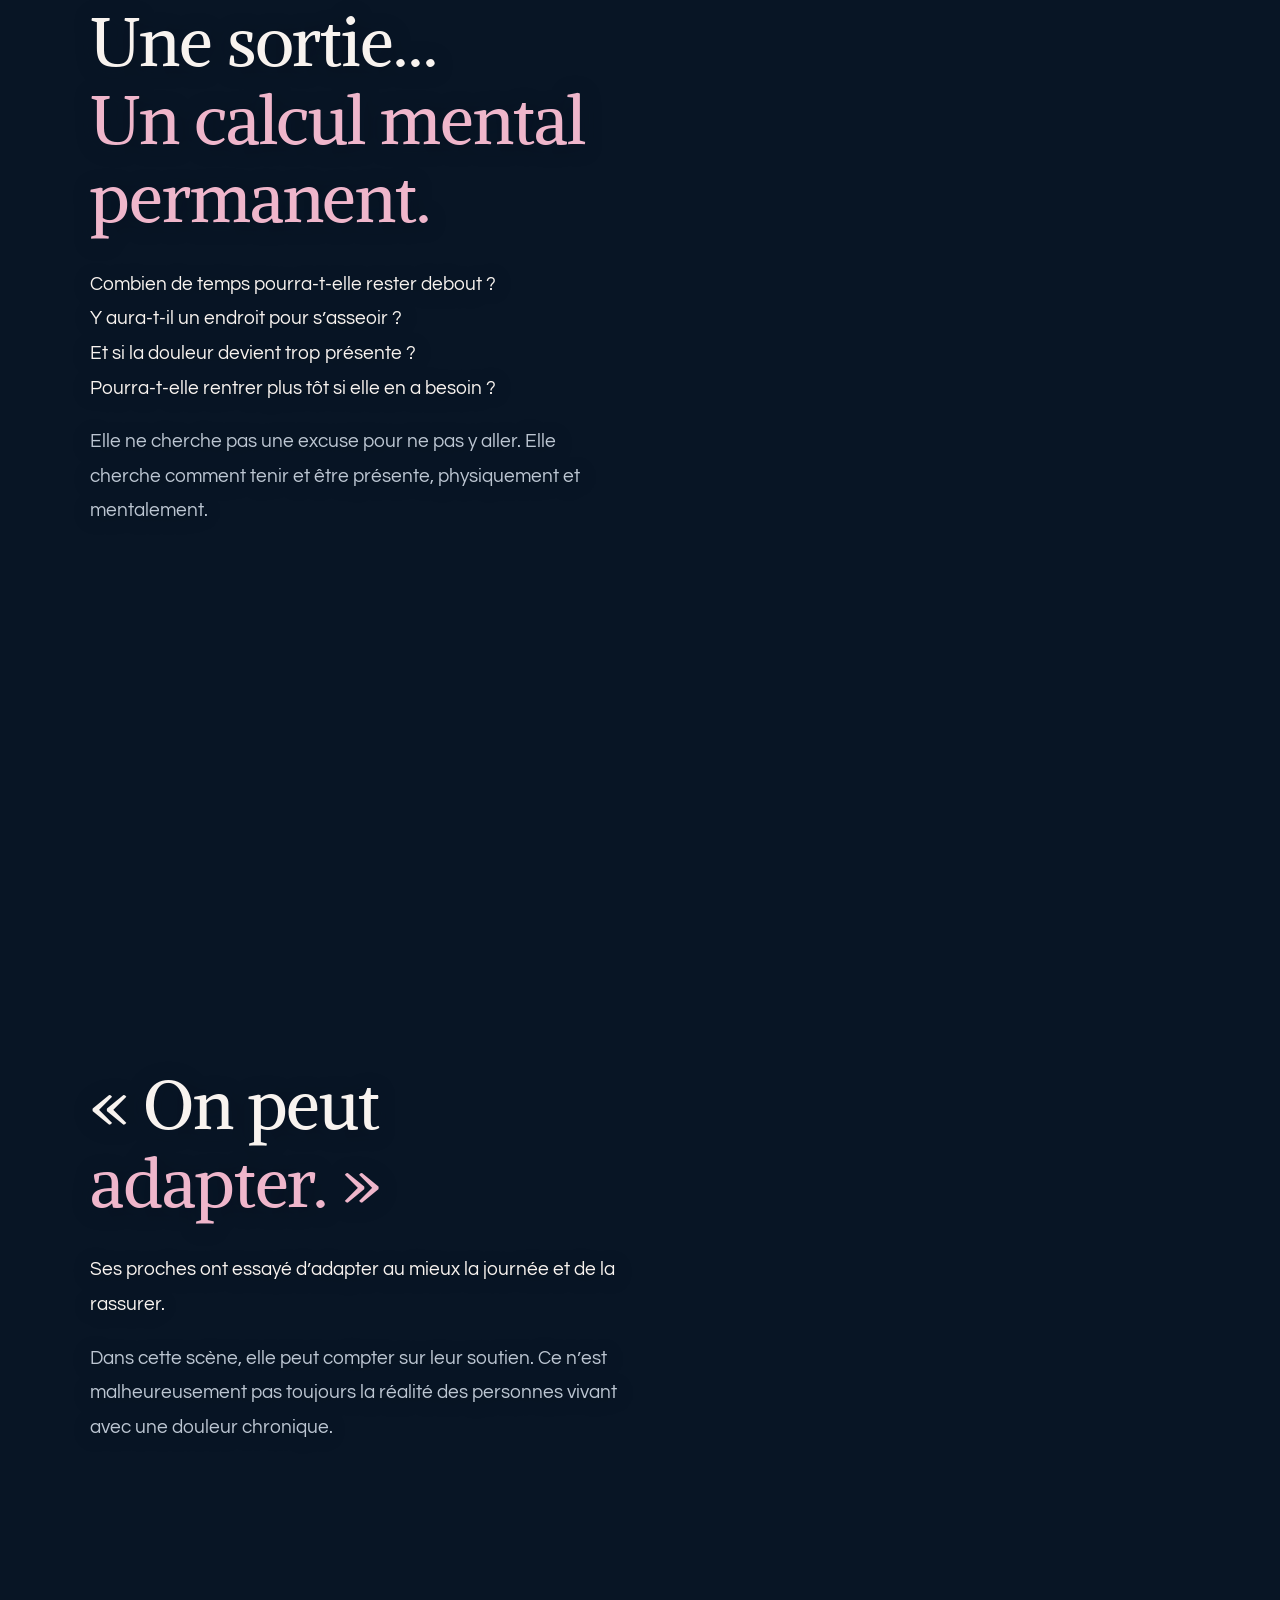
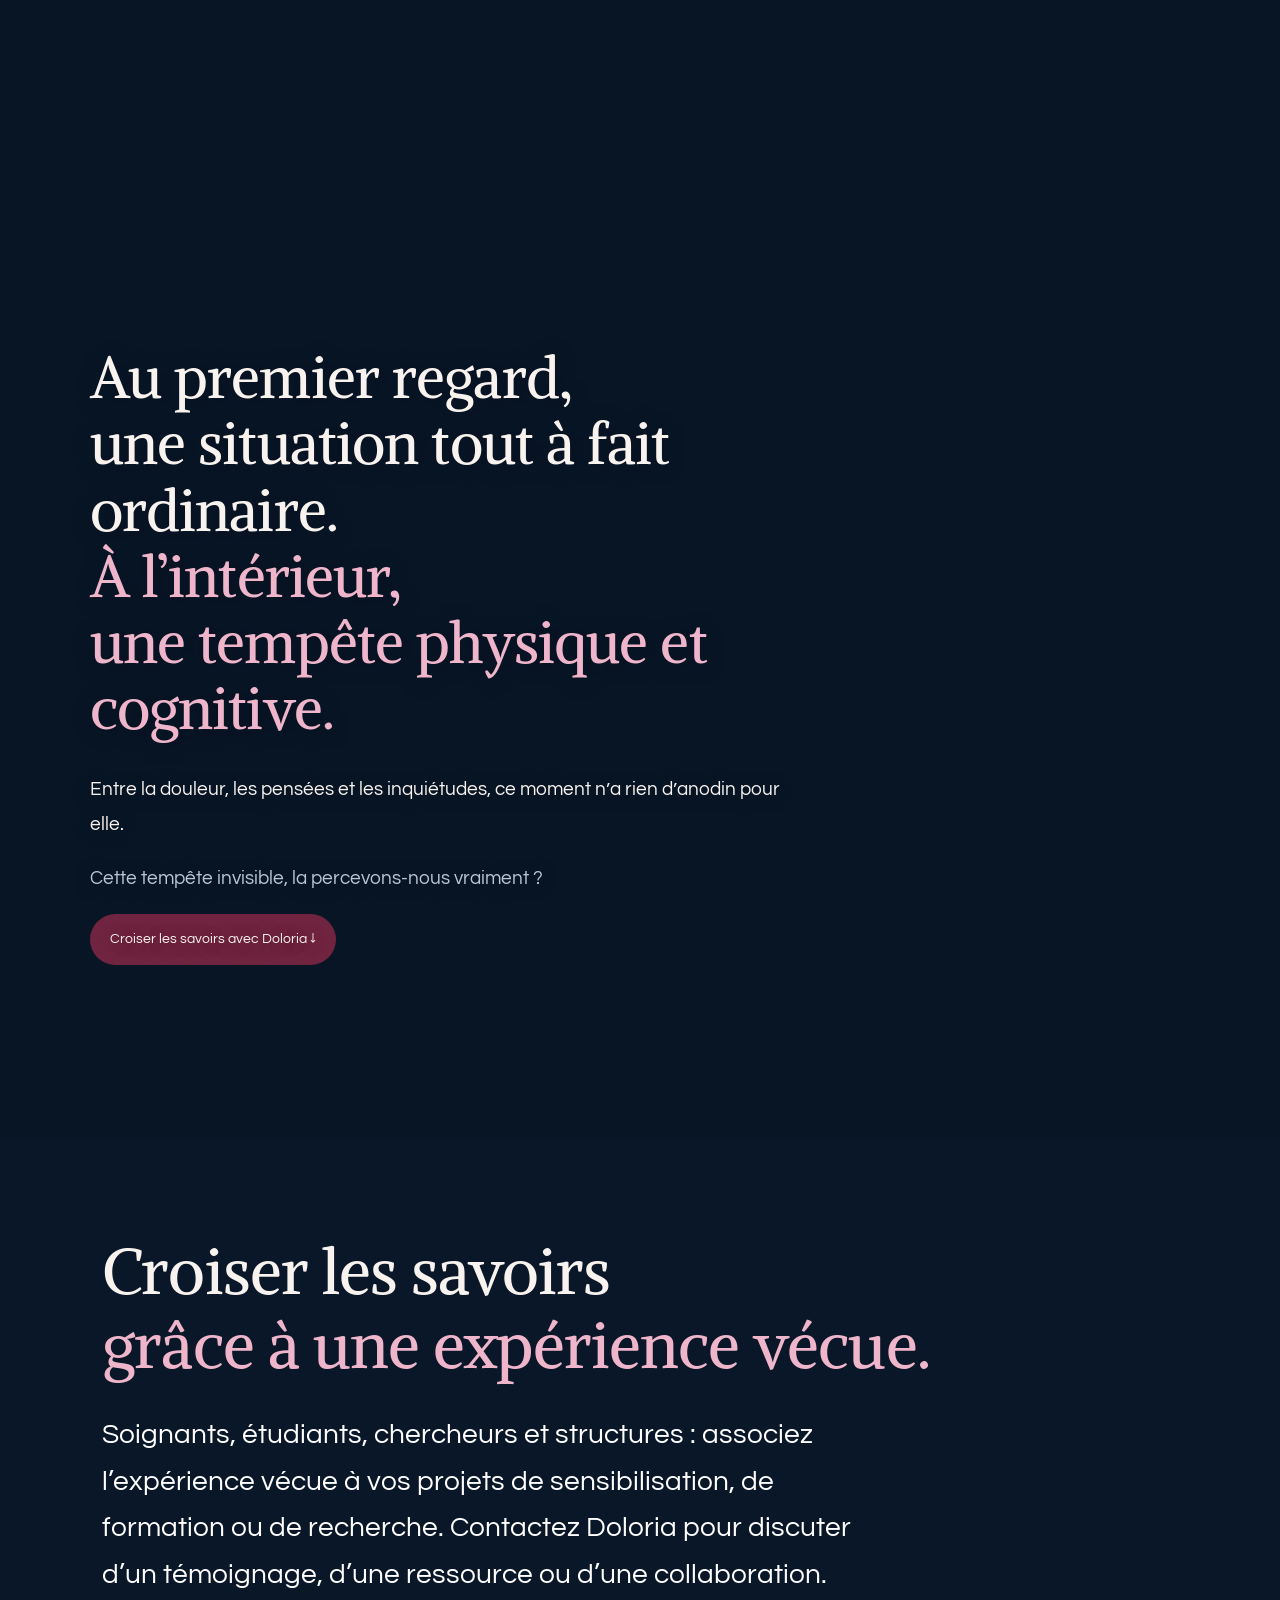
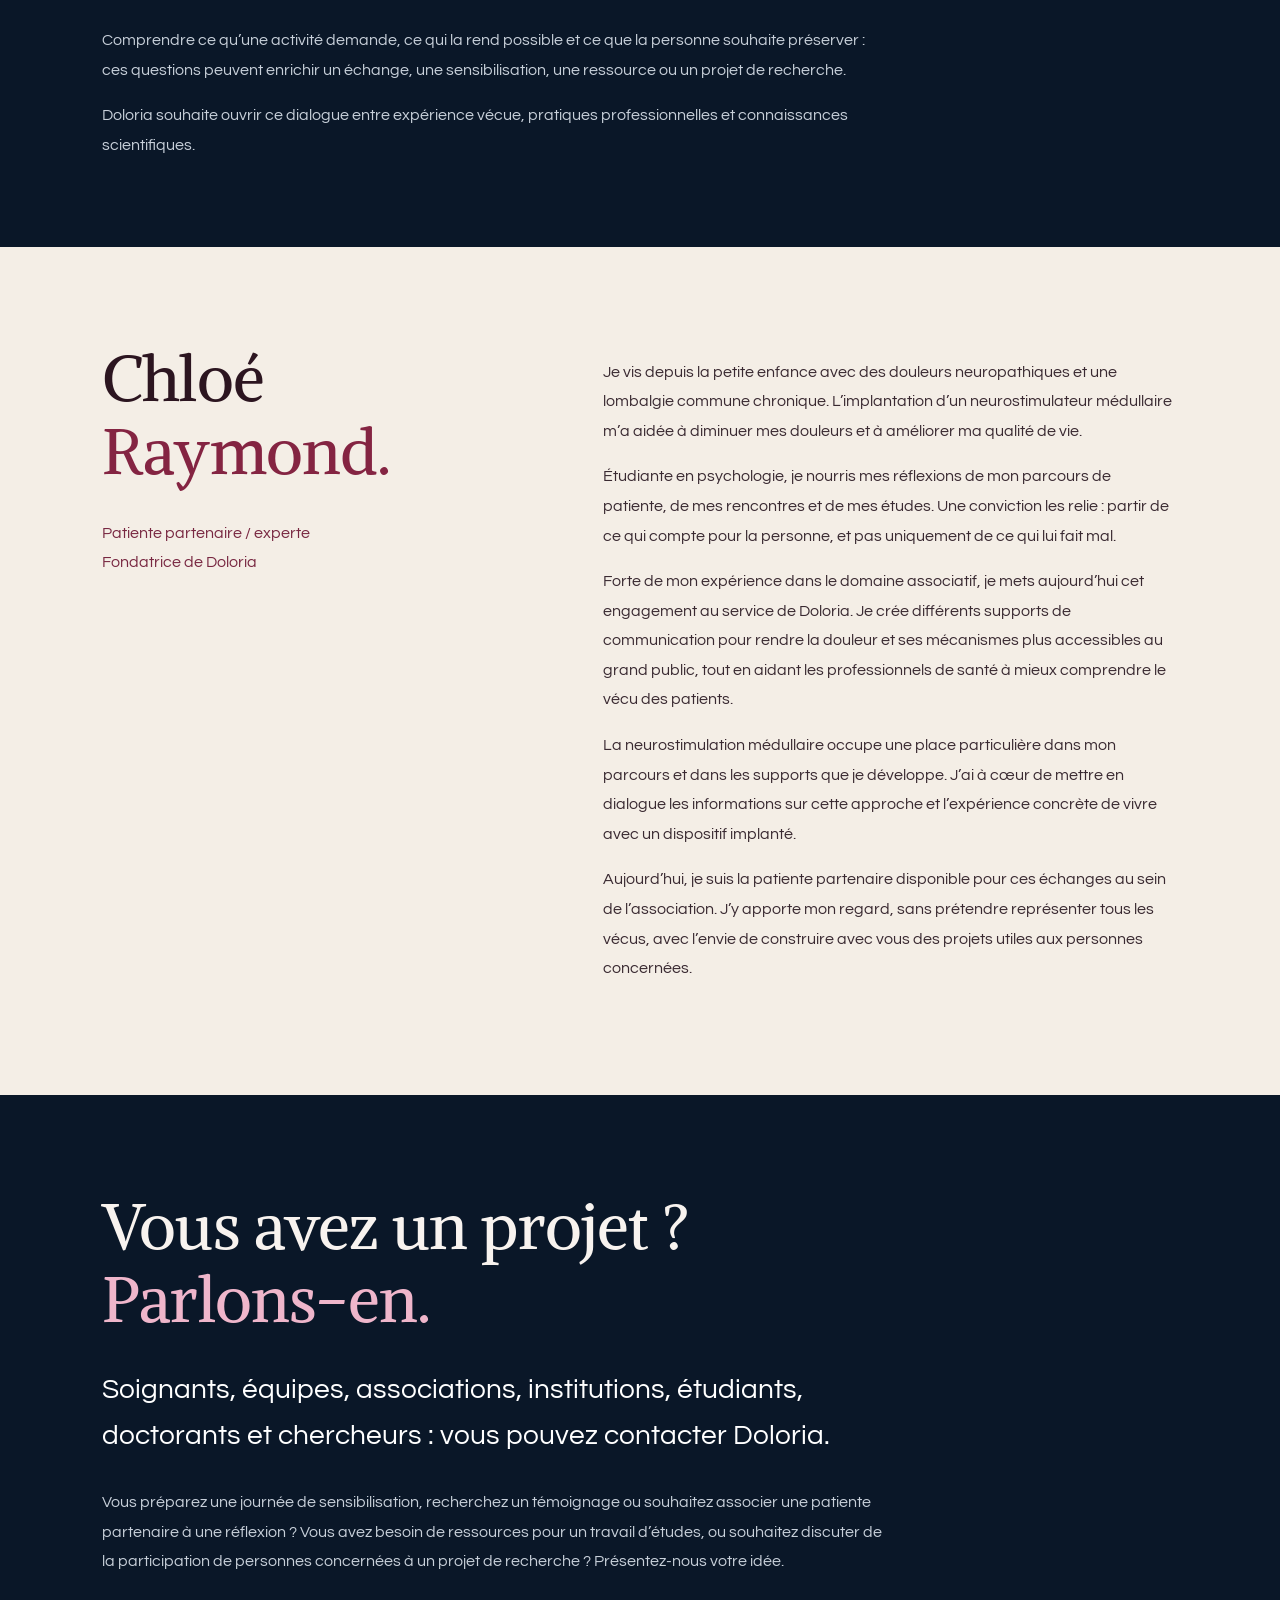
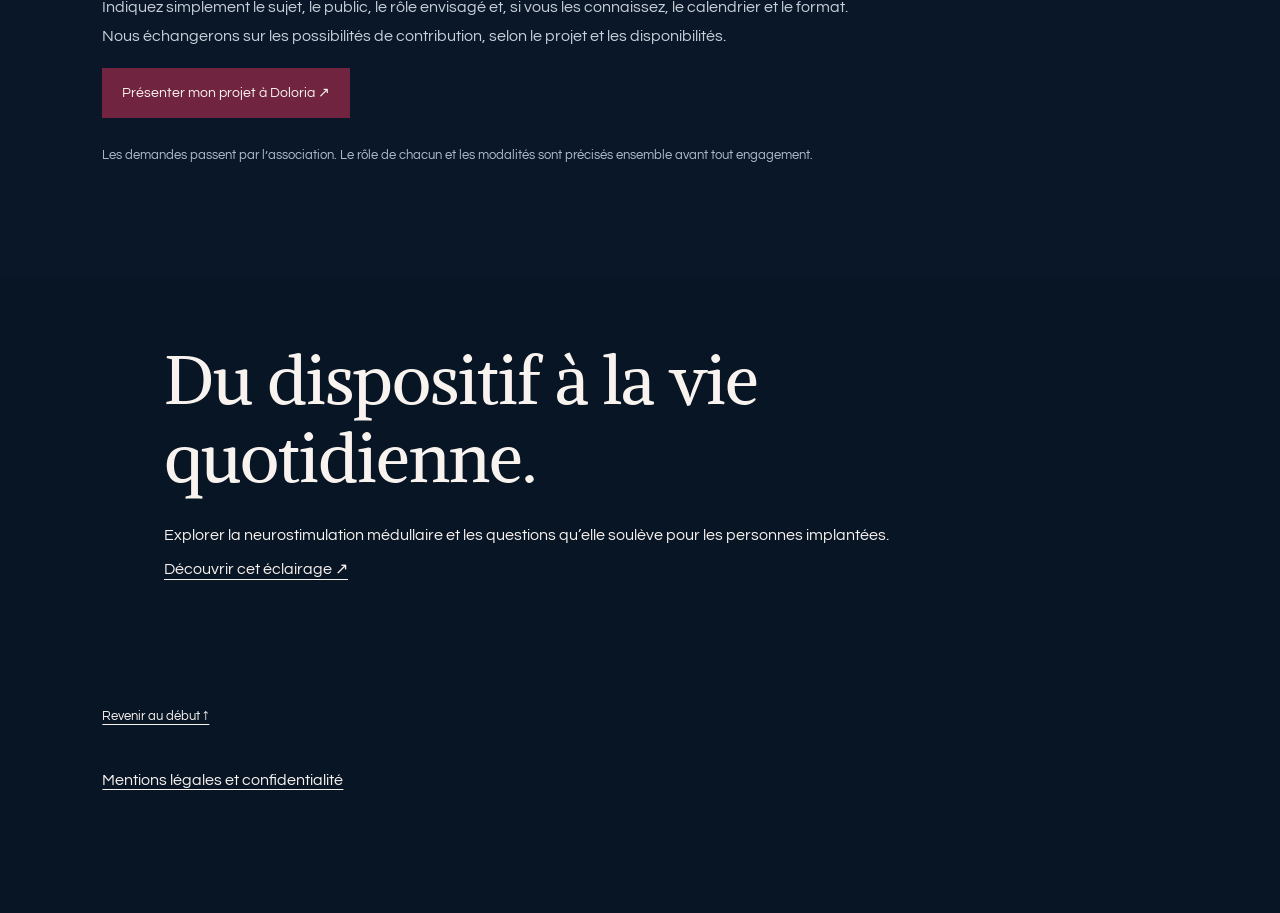
<file: professionnels.html>
<!doctype html><html lang="fr"><head><meta charset="utf-8"><meta name="viewport" content="width=device-width,initial-scale=1"><title>Santé · Espace professionnels — Doloria</title><link rel="stylesheet" href="professionnels-immersion.css"><link rel="stylesheet" href="professionnels-page.css"><meta name="description" content="Professionnels, étudiants et chercheurs : échangez avec Doloria et Chloé Raymond, patiente partenaire, autour de l’expérience vécue de la douleur chronique."><link rel="stylesheet" href="navigation.css?v=pro-4"><link rel="stylesheet" href="typographie.css?v=1"><link rel="stylesheet" href="site-natural.css?v=20261108-menu"><link rel="stylesheet" href="text-motion.css?v=2"></head><body>
<a class="skip" href="#professionnels">Aller à l’espace professionnels</a><header id="site-header" class="site-professional"><nav id="site-navigation" aria-label="Navigation principale"><a class="site-logo" href="index.html" aria-label="Doloria, accueil"><img src="media/site-564880e612cbc043.webp" alt="Doloria" width="72" height="72"></a><button id="site-menu-toggle" type="button" aria-expanded="false" aria-controls="site-menu" hidden>Menu</button><div id="site-menu"><a href="a-propos.html">À propos</a><a href="vie-doloria.html">La vie de Doloria</a><a href="index.html#actions">Nos actions</a><a href="ressources.html">Ressources</a><details class="site-pro-menu"><summary>Espace professionnels <span aria-hidden="true">⌄</span></summary><div class="site-pro-links"><a href="professionnels.html" aria-current="page">Santé</a><a href="professionnels-animation.html">Anim’</a><a href="professionnels-institutions.html">Institutions</a></div></details><a href="petits-courageux.html">Les Petits Courageux</a><a href="contact.html">Contact</a></div></nav><div class="site-tools"><a class="direct" href="#professionnels">Accéder directement à l’espace professionnels ↓</a><button class="site-motion" id="motion" type="button" aria-pressed="false">Réduire les animations</button></div></header>
<div class="scene" aria-hidden="true"><img class="photo" src="professionnels-scene.webp" alt="" fetchpriority="high"><div class="shade"></div><div class="pressure"></div><svg class="threads" viewBox="0 0 1600 900" preserveAspectRatio="none"><path d="M1010 850C950 730 1100 620 1010 520S1110 290 980 210"/><path d="M940 940C1050 720 920 650 990 420S900 330 1060 130"/></svg><div class="thoughts"><span>La douleur s’élance.</span><span>Est-ce que je pourrai m’asseoir ?</span><span>Je veux les retrouver.</span></div></div>
<aside class="progress" aria-hidden="true"><span id="step">01 / 06</span><div><i></i></div><span>UN MÊME INSTANT · PLUSIEURS RÉALITÉS</span></aside>
<main><section class="chapter"><div class="copy"><h1>Une sortie avec<br><em>ses proches est prévue.</em></h1><p>Ils sont venus la chercher. Prête à fermer la porte de chez elle, elle sait qu’ils l’attendent, impatients de la retrouver.</p><p>Elle a envie de les voir. Pourtant, une pression et une inquiétude s’installent.</p><a class="next" href="#sensation">Regarder de plus près ↓</a><small>Scène et personnage fictifs. Une expérience possible, pas celle de toutes les personnes vivant avec une douleur.</small></div></section>
<section class="chapter" id="sensation"><div class="copy"><h2>La douleur s’élance.<br><em>Le doute s’installe.</em></h2><p>Elle ne l’exprime pas, mais des élancements traversent certaines zones de son corps. Elle hésite avant de sortir.</p><p class="quiet">De l’extérieur, la scène ne change pas. À l’intérieur, les sensations, les pensées et l’inquiétude de la rencontre se mêlent : comment va-t-elle vivre cette journée ?</p></div></section>
<section class="chapter"><div class="copy"><h2>Faire semblant.<br><em>Garder la tête haute.</em></h2><p>Elle imagine la journée idéale, les échanges, les rires et tout ce qui pourrait se passer.</p><p class="quiet">Mais la sensation douloureuse réclame, elle aussi, toute son attention. Elle essaie de ne pas le laisser paraître.</p></div></section>
<section class="chapter"><div class="copy"><h2>Une sortie…<br><em>Un calcul mental permanent.</em></h2><p>Combien de temps pourra-t-elle rester debout ?<br>Y aura-t-il un endroit pour s’asseoir ?<br>Et si la douleur devient trop présente ?<br>Pourra-t-elle rentrer plus tôt si elle en a besoin ?</p><p class="quiet">Elle ne cherche pas une excuse pour ne pas y aller. Elle cherche comment tenir et être présente, physiquement et mentalement.</p></div></section>
<section class="chapter"><div class="copy"><h2>« On peut<br><em>adapter. »</em></h2><p>Ses proches ont essayé d’adapter au mieux la journée et de la rassurer.</p><p class="quiet">Dans cette scène, elle peut compter sur leur soutien. Ce n’est malheureusement pas toujours la réalité des personnes vivant avec une douleur chronique.</p></div></section>
<section class="chapter finale" id="fin"><div class="copy"><h2>Au premier regard,<br>une situation tout à fait ordinaire.<br><em>À l’intérieur,<br>une tempête physique et cognitive.</em></h2><p>Entre la douleur, les pensées et les inquiétudes, ce moment n’a rien d’anodin pour elle.</p><p class="quiet">Cette tempête invisible, la percevons-nous vraiment ?</p><a class="cta" href="#professionnels">Croiser les savoirs avec Doloria ↓</a></div></section>
<div class="professional" id="professionnels">
<section class="intro-pro"><h2>Croiser les savoirs<br><em>grâce à une expérience vécue.</em></h2><p class="statement">Soignants, étudiants, chercheurs et structures : associez l’expérience vécue à vos projets de sensibilisation, de formation ou de recherche. Contactez Doloria pour discuter d’un témoignage, d’une ressource ou d’une collaboration.</p><p>Comprendre ce qu’une activité demande, ce qui la rend possible et ce que la personne souhaite préserver : ces questions peuvent enrichir un échange, une sensibilisation, une ressource ou un projet de recherche.</p><p>Doloria souhaite ouvrir ce dialogue entre expérience vécue, pratiques professionnelles et connaissances scientifiques.</p></section>
<section class="profile" id="chloe"><div><h2>Chloé<br><em>Raymond.</em></h2><p class="role">Patiente partenaire / experte<br>Fondatrice de Doloria</p></div><div><p>Je vis depuis la petite enfance avec des douleurs neuropathiques et une lombalgie commune chronique. L’implantation d’un neurostimulateur médullaire m’a aidée à diminuer mes douleurs et à améliorer ma qualité de vie.</p><p>Étudiante en psychologie, je nourris mes réflexions de mon parcours de patiente, de mes rencontres et de mes études. Une conviction les relie : partir de ce qui compte pour la personne, et pas uniquement de ce qui lui fait mal.</p><p>Forte de mon expérience dans le domaine associatif, je mets aujourd’hui cet engagement au service de Doloria. Je crée différents supports de communication pour rendre la douleur et ses mécanismes plus accessibles au grand public, tout en aidant les professionnels de santé à mieux comprendre le vécu des patients.</p><p>La neurostimulation médullaire occupe une place particulière dans mon parcours et dans les supports que je développe. J’ai à cœur de mettre en dialogue les informations sur cette approche et l’expérience concrète de vivre avec un dispositif implanté.</p><p>Aujourd’hui, je suis la patiente partenaire disponible pour ces échanges au sein de l’association. J’y apporte mon regard, sans prétendre représenter tous les vécus, avec l’envie de construire avec vous des projets utiles aux personnes concernées.</p></div></section>
<section class="research" id="recherche"><h2>Vous avez un projet ?<br><em>Parlons-en.</em></h2><p class="statement">Soignants, équipes, associations, institutions, étudiants, doctorants et chercheurs : vous pouvez contacter Doloria.</p><p>Vous préparez une journée de sensibilisation, recherchez un témoignage ou souhaitez associer une patiente partenaire à une réflexion ? Vous avez besoin de ressources pour un travail d’études, ou souhaitez discuter de la participation de personnes concernées à un projet de recherche ? Présentez-nous votre idée.</p><p>Indiquez simplement le sujet, le public, le rôle envisagé et, si vous les connaissez, le calendrier et le format. Nous échangerons sur les possibilités de contribution, selon le projet et les disponibilités.</p><a class="cta" href="contact.html">Présenter mon projet à Doloria ↗</a><p class="contact-note">Les demandes passent par l’association. Le rôle de chacun et les modalités sont précisés ensemble avant tout engagement.</p></section></div>
<section style="max-width:1000px;margin:0 auto;padding:65px 24px"><h2>Du dispositif à la vie quotidienne.</h2><p>Explorer la neurostimulation médullaire et les questions qu’elle soulève pour les personnes implantées.</p><a href="neuromodulation.html">Découvrir cet éclairage ↗</a></section></main>
<footer><a class="back" href="#">Revenir au début ↑</a><div class="wrap" style="padding-top:16px;padding-bottom:16px"><a href="mentions-legales.html" style="display:inline-flex;align-items:center;min-height:44px;text-decoration:underline;text-underline-offset:4px">Mentions légales et confidentialité</a></div></footer><script src="professionnels.js?v=motion-2"></script><script src="site-natural.js?v=20261108-menu" defer></script><script src="text-motion.js?v=2" defer></script></body></html>
</file>
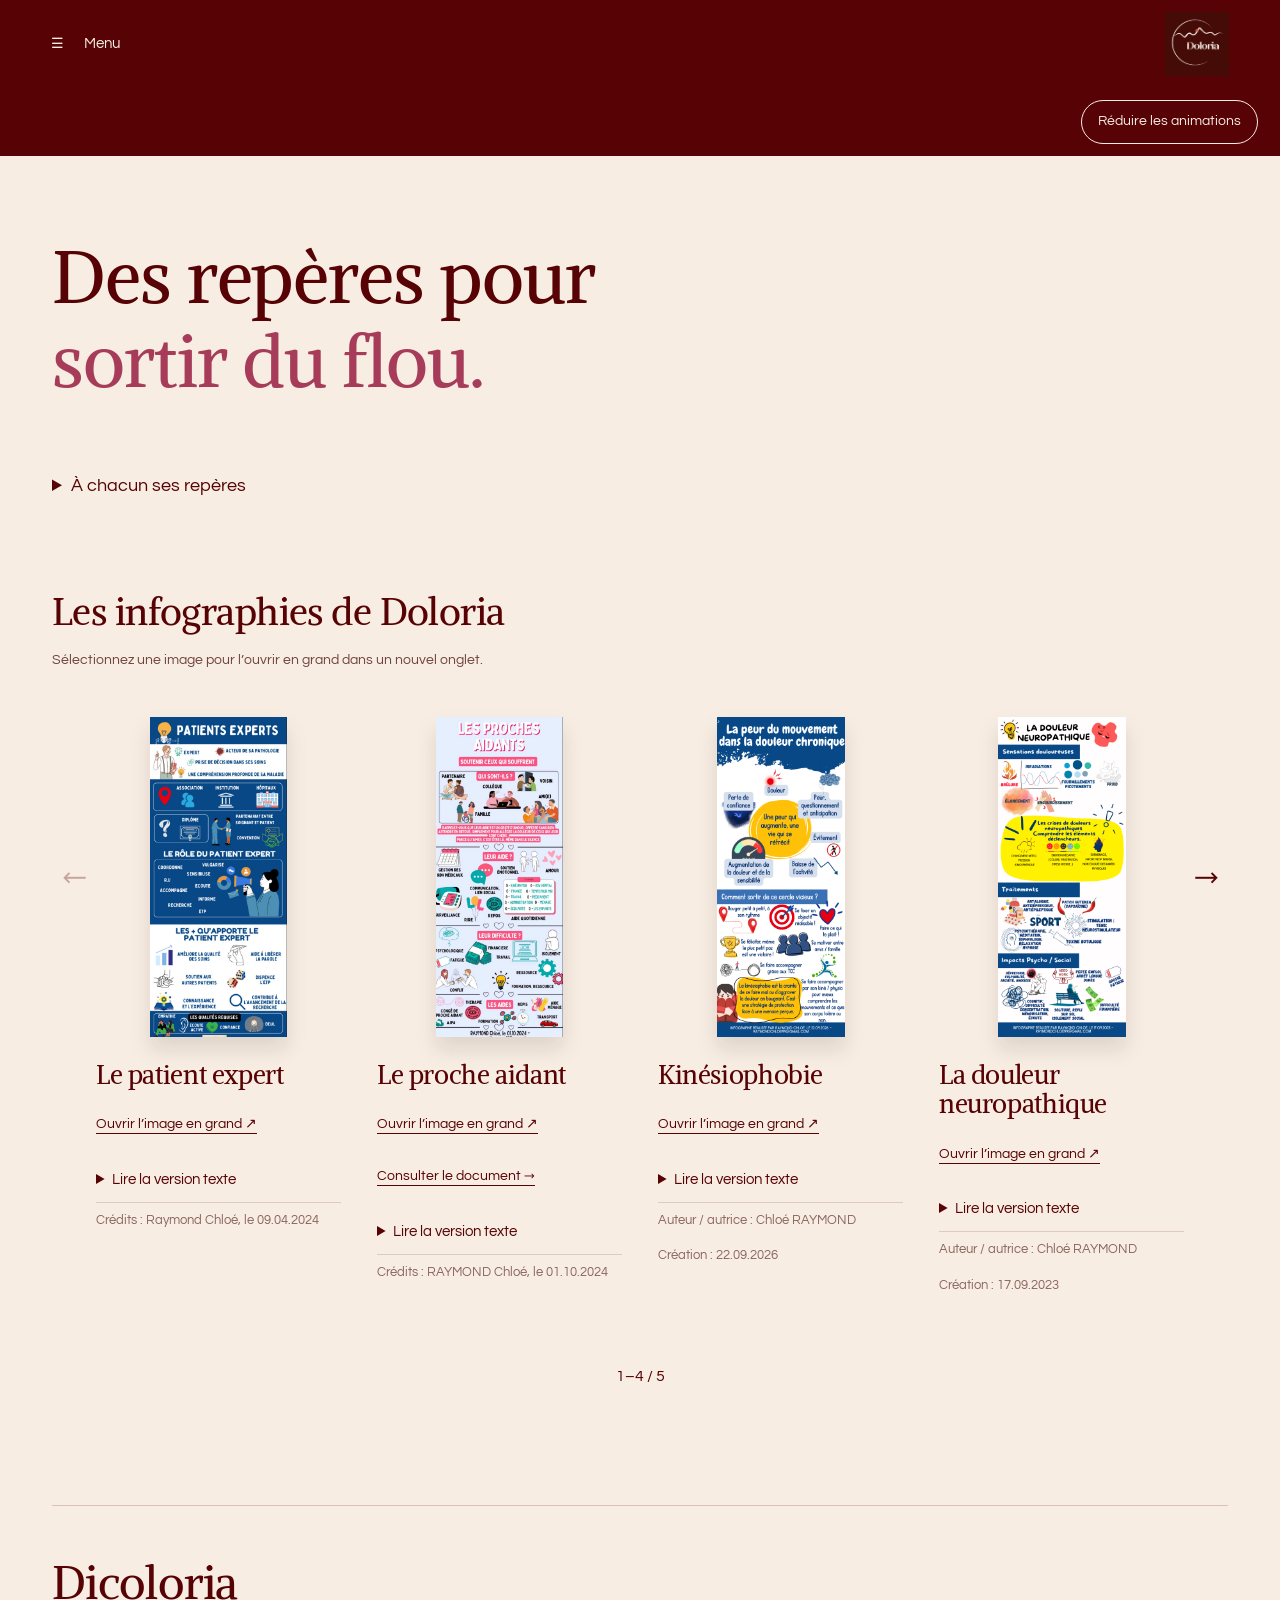
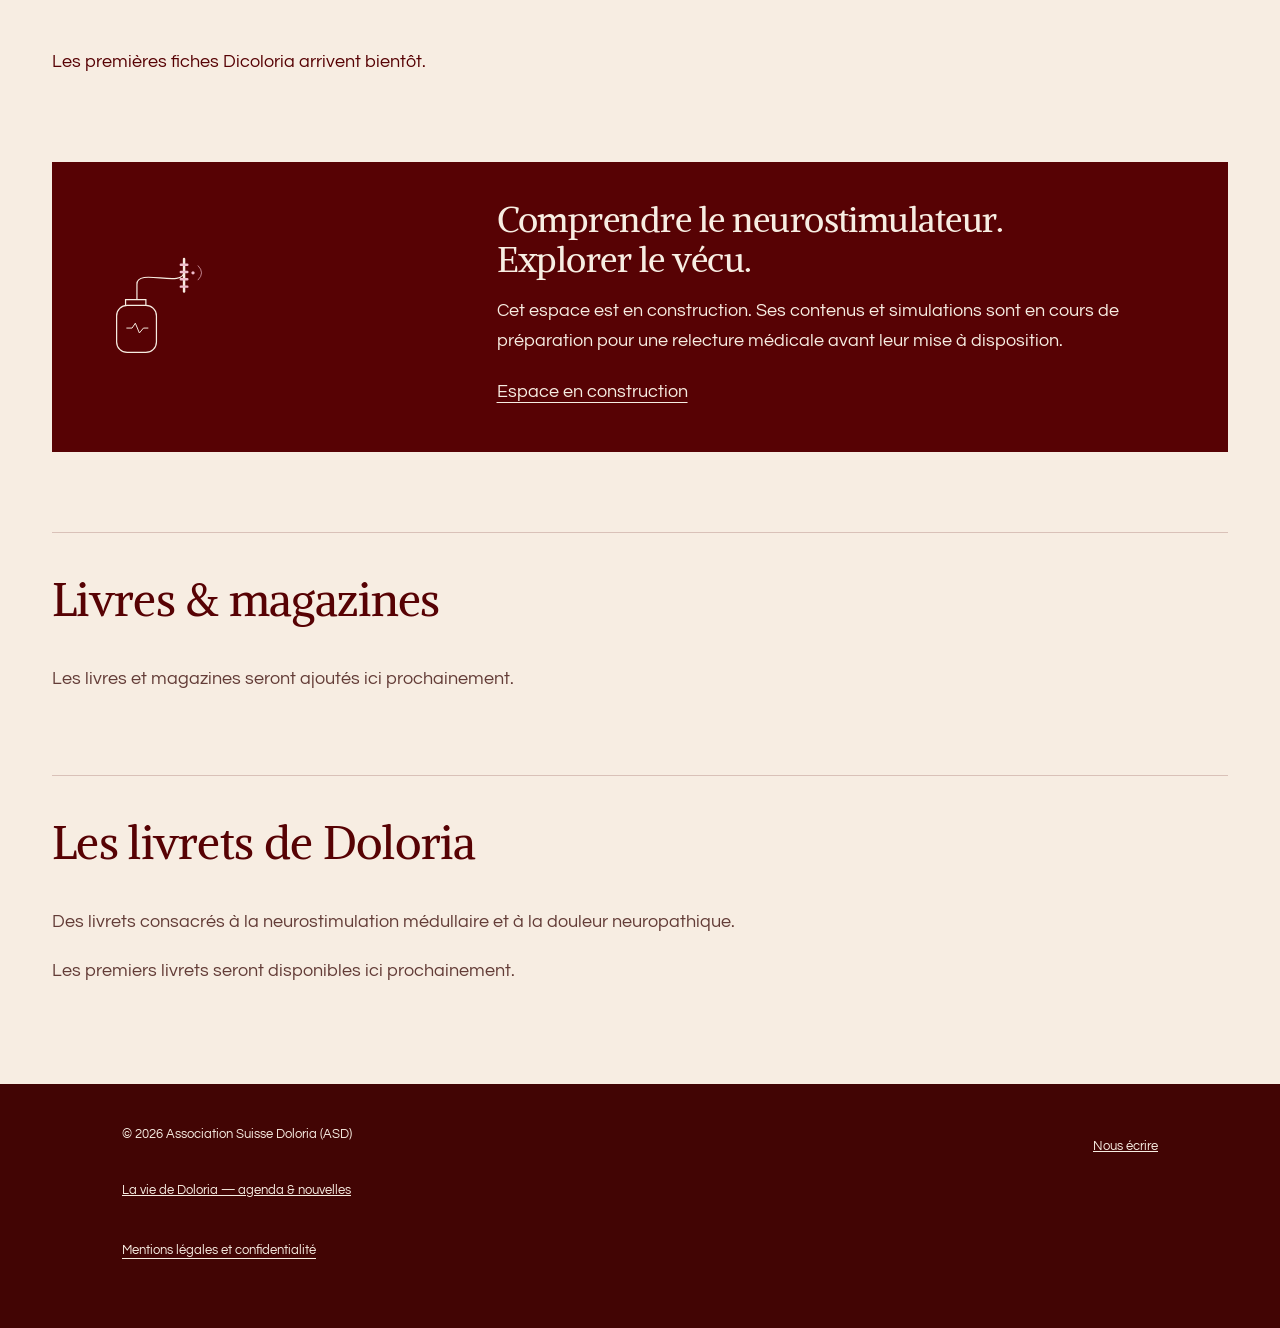
<file: ressources.html>
<!doctype html><html lang="fr"><head><meta charset="utf-8"><meta name="viewport" content="width=device-width,initial-scale=1"><meta name="description" content="Ressources et sensibilisation autour de la douleur chronique — Doloria."><title>Ressources — Doloria</title><link rel="stylesheet" href="info-pages.css"><style>/* Shared keyboard, reading and touch affordances. */:where(a,button,summary):focus-visible{outline:3px solid #fff!important;outline-offset:3px!important;box-shadow:0 0 0 7px #570204!important}main:focus{outline:none}.skip{position:fixed!important;top:10px!important;left:10px;z-index:1000;background:#f7ede2;color:#570204;padding:12px 20px;transform:translateY(-200%)}.skip:focus{transform:none}:where(p,h1,h2,h3,a,summary){overflow-wrap:anywhere}:where(.grid,.steps,.section-intro,.journey-bottom,.action-row)>*{min-width:0}:where(header nav,footer .wrap){flex-wrap:wrap}:where(header nav a,footer a){display:inline-flex;align-items:center;min-height:44px}summary{min-height:44px}p a{text-decoration:underline;text-underline-offset:.2em}.accessibility-controls{padding:12px 22px;background:#570204;color:#f7ede2;text-align:right}.accessibility-controls button{font:inherit;font-size:.875rem;min-height:44px;padding:8px 16px;border:1px solid currentColor;border-radius:24px;background:transparent;color:inherit;cursor:pointer}.accessibility-controls[hidden]{display:none}html.no-motion{scroll-behavior:auto!important}.no-motion *,.no-motion *::before,.no-motion *::after{animation:none!important;transition:none!important}.forest-door::before{content:'';position:absolute;left:50%;top:50%;width:max(100%,44px);height:max(100%,44px);transform:translate(-50%,-50%)}.forest-door:focus-visible::after{opacity:1}@media(max-width:760px){ .js .nav-links{max-height:calc(100dvh - var(--header,78px));overflow-y:auto} .nav{column-gap:8px} .motion{max-width:145px}}@media(forced-colors:active){ :where(a,button,summary):focus-visible{outline:3px solid Highlight!important;box-shadow:none!important} .pill,.button,.motion,.menu-toggle,.forest-door{border:2px solid ButtonText} .forest-door{background:ButtonFace}}@media(prefers-reduced-motion:reduce){html{scroll-behavior:auto!important}*,*::before,*::after{animation:none!important;transition:none!important}}</style><style id="resources-typography">
body{font-family:'Glacial Indifference','Helvetica Neue',Arial,sans-serif}
nav a:first-child,.page h1,.page h2,.page h3{font-family:'Swiss 721','Helvetica Neue',Arial,sans-serif;font-weight:400}
.page h1{font-size:clamp(2.75rem,5.5vw,4.75rem);line-height:1.08;letter-spacing:-.045em}
.page h1 em{font-style:normal}
.page h2{font-size:clamp(1.75rem,3vw,2.5rem);line-height:1.15;letter-spacing:-.025em}
.page h3{line-height:1.2;letter-spacing:-.02em}
.lead{line-height:1.65}
</style>
<style id="shared-header-logo">header nav a.doloria-logo{display:flex;align-items:center;flex-shrink:0;min-height:86px;text-decoration:none}header nav a.doloria-logo img{display:block;width:86px;height:86px;object-fit:contain}@media(max-width:1000px){header nav a.doloria-logo img{width:74px;height:74px}header nav a.doloria-logo{min-height:74px}}@media(max-width:760px){header nav a.doloria-logo img{width:68px;height:68px}header nav a.doloria-logo{min-height:68px}}</style><link rel="stylesheet" href="ressources-library.css?v=bibliotheque-1">
<link rel="stylesheet" href="navigation.css?v=pro-4"><link rel="stylesheet" href="typographie.css?v=1"><link rel="stylesheet" href="site-natural.css?v=20261108-menu"><link rel="stylesheet" href="ressources-galerie.css?v=neuro-repere-2"><link rel="stylesheet" href="ressources-collection.css?v=dicoloria-1"><link rel="stylesheet" href="text-motion.css?v=2"><link rel="stylesheet" href="infographies-slider.css?v=dicoloria-1"></head><body data-cms-page="ressources"><a class="skip" href="#contenu">Aller au contenu</a><header id="site-header"><nav id="site-navigation" aria-label="Navigation principale"><a class="site-logo" href="index.html" aria-label="Doloria, accueil"><img src="media/site-564880e612cbc043.webp" alt="Doloria" width="72" height="72"></a><button id="site-menu-toggle" type="button" aria-expanded="false" aria-controls="site-menu" hidden>Menu</button><div id="site-menu"><a href="a-propos.html">À propos</a><a href="vie-doloria.html">La vie de Doloria</a><a href="index.html#actions">Nos actions</a><a href="ressources.html" aria-current="page">Ressources</a><details class="site-pro-menu"><summary>Espace professionnels <span aria-hidden="true">⌄</span></summary><div class="site-pro-links"><a href="professionnels.html">Santé</a><a href="professionnels-animation.html">Anim’</a><a href="professionnels-institutions.html">Institutions</a></div></details><a href="petits-courageux.html">Les Petits Courageux</a><a href="contact.html">Contact</a></div></nav></header><div class="accessibility-controls" hidden><button id="reading-motion" type="button" aria-pressed="false">Réduire les animations</button></div><main class="page" id="contenu" tabindex="-1"><div class="wrap"><div class="resource-opening"><h1><span data-cms-text="t002" >Des repères pour</span><br><em data-cms-text="t003" >sortir du flou.</em></h1><details class="library-about"><summary>À chacun ses repères</summary><div class="resources-intro"><p data-cms-text="intro_1">Comprendre la douleur, c’est aussi apprendre à mieux comprendre la manière dont elle s’invite dans une vie. Qu’est-ce qui l’influence ? Qu’est-ce qui aide, ou au contraire complique le quotidien ? Qu’a-t-on déjà essayé, adapté ou abandonné ? Vers qui se tourner et quelles autres possibilités explorer ?</p><p data-cms-text="intro_2">Que vous viviez avec une douleur, accompagniez un proche, exerciez auprès de personnes concernées ou soyez simplement curieux, Doloria vous invite à explorer des ressources pour enrichir vos connaissances, questionner vos représentations et découvrir de nouvelles pistes.</p><p data-cms-text="intro_3">Infographies, lectures, livrets et outils pratiques : certaines ressources vous parleront, d’autres peut-être moins. À chacun d’y puiser ce qui lui semble utile, pour mieux comprendre, échanger, accompagner ou continuer à faire une place à ce qui compte.</p></div></details></div><section class="resource-section" id="infographies" aria-labelledby="infographies-title"><h2 data-cms-text="infographies_titre" id="infographies-title">Les infographies de Doloria</h2><p id="resources-status" role="status">Chargement des infographies…</p><p class="resource-hint">Sélectionnez une image pour l’ouvrir en grand dans un nouvel onglet.</p><div id="cms-resources" class="resource-carousel" aria-label="Infographies"></div><noscript><p>Activez JavaScript pour consulter les documents, ou contactez Doloria.</p></noscript></section><section class="resource-section" id="dicoloria" aria-labelledby="dicoloria-title"><h2 id="dicoloria-title">Dicoloria</h2><p id="dicoloria-status" role="status">Chargement des fiches…</p><div id="cms-dicoloria" class="resource-carousel" aria-label="Dicoloria"></div><noscript><p>Activez JavaScript pour consulter les fiches.</p></noscript></section><aside class="neuro-resource"><div class="neuro-resource-mark"><svg class="neuro-resource-device" viewBox="0 0 160 150" fill="none" aria-hidden="true" focusable="false"><rect x="18" y="73" width="49" height="58" rx="13" stroke="currentColor" stroke-width="1.5"/><path d="M29 73v-7h25v7M43 66V47c0-21 58 6 58-16V16" stroke="currentColor" stroke-width="1.5"/><path d="M101 16v40" stroke="currentColor" stroke-width="3" stroke-linecap="round"/><path d="M97 23h8m-8 9h8m-8 9h8m-8 9h8" stroke="#efbccb" stroke-width="3" stroke-linecap="round"/><path d="M30 101h7l4-6 5 12 5-6h6" stroke="currentColor" stroke-width="1.2"/><circle cx="112" cy="33" r="2" fill="#efbccb"/><path d="M118 24q9 9 0 18" stroke="#efbccb" stroke-width="1.2" opacity=".7"/></svg></div><h2>Comprendre le neurostimulateur.<br>Explorer le vécu.</h2><p>Cet espace est en construction. Ses contenus et simulations sont en cours de préparation pour une relecture médicale avant leur mise à disposition.</p><a href="neuromodulation.html">Espace en construction</a></aside><section class="resource-section" id="lectures" aria-labelledby="lectures-title"><h2 data-cms-text="lectures_titre" id="lectures-title">Livres &amp; magazines</h2><p id="lectures-status" role="status">Chargement des documents…</p><div id="book-filters" class="book-filters" hidden><label for="book-category">Explorer par thème</label><select id="book-category"><option value="">Tous les ouvrages</option></select></div><div id="lectures-list" class="publication-list"></div></section><section class="resource-section" id="livrets" aria-labelledby="livrets-title"><h2 data-cms-text="livrets_titre" id="livrets-title">Les livrets de Doloria</h2><p data-cms-text="livrets_intro" >Des livrets consacrés à la neurostimulation médullaire et à la douleur neuropathique.</p><p id="livrets-status" role="status">Chargement des documents…</p><div id="livrets-list" class="publication-list"></div></section></div></main><dialog id="book-dialog" aria-labelledby="book-dialog-title"><button type="button" id="book-close">Fermer ✕</button><div id="book-detail"></div></dialog><footer><div class="wrap"><span>© 2026 Association Suisse Doloria (ASD)</span><a href="contact.html">Nous écrire</a></div><div class="wrap"><a href="vie-doloria.html" style="display:inline-flex;min-height:44px;align-items:center">La vie de Doloria — agenda &amp; nouvelles</a></div><div class="wrap" style="padding-top:16px;padding-bottom:16px"><a href="mentions-legales.html" style="display:inline-flex;align-items:center;min-height:44px;text-decoration:underline;text-underline-offset:4px">Mentions légales et confidentialité</a></div></footer><script src="cms-public.js?v=couvertures-1" defer></script><script src="accessibility.js" defer></script><script src="ressources-library.js?v=20261118" defer></script>
<script src="site-natural.js?v=20261108-menu" defer></script><script src="text-motion.js?v=2" defer></script><script src="infographies-slider.js?v=dicoloria-1" defer></script><script src="dicoloria.js?v=1" defer></script></body></html>
</file>
<file: navigation.css>
#site-header{position:sticky;inset:0 0 auto;z-index:100;display:block;padding:0;background:#570204;color:#f7ede2;border-bottom:1px solid #f7ede233;font-family:'Helvetica Neue',Arial,sans-serif}
#site-header.site-professional{position:fixed;background:#081525ed}
#site-navigation{display:flex;align-items:center;justify-content:flex-start;gap:20px;max-width:1600px;margin:auto;padding:8px 28px;min-height:88px!important;flex-wrap:nowrap}
#site-header .site-logo{display:flex;flex-shrink:0;min-height:64px;padding:0}
#site-header .site-logo img{display:block;width:72px;height:72px;object-fit:contain}
#site-menu{display:flex;align-items:center;gap:20px;margin-left:auto}
#site-menu a{display:flex;align-items:center;min-height:44px;padding:8px 0;color:inherit;font-family:inherit!important;font-size:14px;font-weight:400;line-height:1.4;letter-spacing:0;text-decoration:none;white-space:nowrap}
#site-menu a:hover,#site-menu a[aria-current]{text-decoration:underline;text-underline-offset:7px;text-decoration-thickness:2px}
#site-header button{margin:0;border:1px solid #f7ede277;border-radius:28px;background:transparent;color:inherit;font:14px/1.3 'Helvetica Neue',Arial,sans-serif;min-height:44px;padding:10px 16px;max-width:none;cursor:pointer}
#site-menu-toggle{display:none}
#site-header .site-motion{flex-shrink:0;font-size:12px}
#site-header .site-tools{display:flex;justify-content:flex-end;align-items:center;gap:20px;padding:0 28px 10px}
#site-header .direct{display:inline-flex;align-items:center;min-height:44px;margin:0;padding:0;font-size:12px;max-width:none;text-decoration:underline;line-height:1.4}
#site-header a:focus-visible,#site-header button:focus-visible{outline:3px solid #fff;outline-offset:3px}
@media(max-width:1400px){
 #site-navigation{gap:14px}
 #site-header.nav-ready #site-menu-toggle{display:block}
 #site-header.nav-ready #site-menu{position:absolute;top:100%;left:0;right:0;display:none;max-height:calc(100dvh - var(--site-header-height,88px));overflow-y:auto;overscroll-behavior:contain;background:#570204;padding:14px 28px 22px;border-bottom:1px solid #f7ede255;margin:0;flex-direction:column;align-items:stretch;gap:0}
 #site-header.site-professional #site-menu{background:#081525}
 #site-header.nav-ready #site-menu.open{display:flex}
 #site-menu a{white-space:normal;padding:12px 0;font-size:16px}
 #site-header .site-motion{margin-left:auto}
 #site-header:not(.nav-ready) #site-navigation{flex-wrap:wrap}
 #site-header:not(.nav-ready) #site-menu{flex-basis:100%;flex-wrap:wrap;margin:0}
}
@media(max-width:600px){#site-navigation{padding:6px 18px;min-height:78px!important;gap:10px}#site-header .site-logo img{width:60px;height:60px}#site-header .site-motion{font-size:11px;padding:9px 10px;max-width:145px}#site-header .site-tools{padding:0 18px 8px;gap:12px}#site-header .direct{max-width:190px;font-size:11px}#site-header button{font-size:14px}#site-header.site-professional~main .chapter:first-child{padding-top:180px}}
@media print{#site-header{display:none}}

.skip:focus{z-index:1001}
/* A native disclosure remains usable without JavaScript. */
#site-menu .site-pro-menu{position:relative;max-width:none;margin:0;padding:0;border:0}
#site-menu .site-pro-menu>summary{display:flex;align-items:center;gap:8px;min-height:44px;padding:8px 0;list-style:none;cursor:pointer;font:400 14px/1.4 'Helvetica Neue',Arial,sans-serif;letter-spacing:0;white-space:nowrap;color:inherit}
#site-menu .site-pro-menu>summary::-webkit-details-marker{display:none}
#site-menu .site-pro-menu>summary::marker{content:''}
#site-menu .site-pro-menu>summary:hover,#site-menu .site-pro-menu.has-current>summary{text-decoration:underline;text-underline-offset:7px}
#site-menu .site-pro-menu>summary:focus-visible{outline:3px solid #fff;outline-offset:3px}
#site-menu .site-pro-menu>summary span{font:inherit;letter-spacing:0;transition:transform .18s}
#site-menu .site-pro-menu[open]>summary span{transform:rotate(180deg)}
#site-menu .site-pro-links{position:absolute;top:100%;left:-18px;min-width:215px;padding:10px 18px 16px;background:#570204;border:1px solid #f7ede244;border-radius:0 0 12px 12px;box-shadow:0 16px 28px #18010340;z-index:101}
#site-menu .site-pro-links a{padding:12px 4px;min-height:46px;white-space:normal}
#site-header.site-professional .site-pro-links{background:#081525}
@media(max-width:1400px){#site-menu .site-pro-menu{width:100%}#site-menu .site-pro-menu>summary{padding:12px 0;font-size:16px;white-space:normal;justify-content:space-between}#site-menu .site-pro-links{position:static;min-width:0;margin:0 0 8px 12px;padding:0 0 0 18px;box-shadow:none;border:0;border-left:1px solid #f7ede266;border-radius:0;background:transparent}#site-menu .site-pro-links a{padding:12px 0}}
@media(prefers-reduced-motion:reduce){#site-menu .site-pro-menu>summary span{transition:none}}
</file>
<file: typographie.css>
/* Official Doloria typography: regular weights only. Fonts served locally. */
@font-face{font-family:Questrial;src:url('questrial-Questrial-Regular.ttf') format('truetype');font-weight:400;font-style:normal;font-display:swap}
@font-face{font-family:Alike;src:url('alike-Alike-Regular.ttf') format('truetype');font-weight:400;font-style:normal;font-display:swap}
html{font-synthesis:none}
body,body *{font-family:Questrial,Arial,sans-serif!important;font-weight:400!important;font-synthesis:none}
h1,h2,h3,h4,h5,h6,[role="heading"],h1 *,h2 *,h3 *,h4 *,h5 *,h6 *,[role="heading"] *,
#doloria-intro .intro-screen>p,#doloria-intro .intro-screen>p *,
.hero-watermark,.pause-word,.season-label,.outro>p,.outro .wrap>p,.return p{
font-family:Alike,Georgia,serif!important;font-weight:400!important;font-style:normal!important;letter-spacing:-.015em!important;line-height:1.15!important}
h1,h2,h3,h4,h5,h6{overflow-wrap:break-word}

/* Override legacy page-specific declarations, including nested emphasis. */
body:not(#doloria-legacy) :is(a,button,summary,input,textarea,select){font-family:Questrial,Arial,sans-serif!important;font-weight:400!important}
body:not(#doloria-legacy) :is(h1,h2,h3,h4,h5,h6,[role="heading"]),body:not(#doloria-legacy) :is(h1,h2,h3,h4,h5,h6,[role="heading"]) *{font-family:Alike,Georgia,serif!important;font-weight:400!important;font-style:normal!important}
</file>
<file: site-natural.css>
/* Shared open layouts. Existing content, carousels and scenes keep their behavior. */
body #site-header.natural-ready{position:sticky;top:0;border:0;background:var(--wine,#570204);box-shadow:none}body #site-header.site-professional.natural-ready{position:fixed;background:#081525ed}body #site-navigation{justify-content:space-between;max-width:none;padding:10px 4vw;min-height:88px!important}body #site-header.natural-ready #site-menu-toggle{display:inline-flex!important;order:-1;align-items:center;gap:10px;border:0;border-radius:0;font-size:15px;padding:12px 0;background:transparent}body #site-menu-toggle:before{content:'☰';font-size:14px;margin-right:10px}body #site-header .site-logo{margin-left:auto}body #site-header .site-logo img{width:64px;height:64px}html.natural-menu-open{overflow:hidden}
#doloria-navigation{position:fixed;inset:0 auto 0 0;margin:0;width:min(520px,100%);max-width:100%;height:100dvh;max-height:100dvh;overflow-y:auto;border:0;padding:30px clamp(24px,5vw,60px);background:#f7ede2;color:#570204;box-shadow:18px 0 65px #18030830}#doloria-navigation::backdrop{background:#21050899;backdrop-filter:blur(5px)}.natural-menu-top{display:flex;justify-content:space-between;align-items:center;gap:12px;margin-bottom:35px}.natural-menu-top p{font-size:12px;text-transform:uppercase;letter-spacing:.13em}.natural-menu-top button{background:none;border:0;color:inherit;font:inherit;padding:10px;min-height:48px;cursor:pointer}#doloria-navigation nav{display:block;min-height:0;padding:0}#doloria-navigation #site-menu{position:static!important;inset:auto!important;display:flex!important;flex-direction:column;align-items:stretch;gap:12px;margin:0;padding:0;max-height:none;overflow:visible;background:none;box-shadow:none;border:0;transform:none;visibility:visible}#doloria-navigation #site-menu>a,#doloria-navigation summary{display:block;font-family:Alike,Georgia,serif!important;font-size:clamp(1.4rem,3vw,1.9rem)!important;font-weight:400;line-height:1.35;white-space:normal;min-height:48px;padding:10px 0;color:inherit;text-decoration:none}#doloria-navigation #site-menu a[aria-current]{color:#bf1246}#doloria-navigation .site-pro-links{position:static;display:flex;flex-direction:column;gap:8px;padding:8px 0 8px 20px;background:none;color:inherit;border:0;box-shadow:none;min-width:0}#doloria-navigation details:not([open]) .site-pro-links{display:none}#doloria-navigation .site-pro-links a{font-family:Questrial,Arial,sans-serif!important;font-size:17px!important;min-height:44px;white-space:normal}#doloria-navigation :focus-visible{outline:2px solid #bf1246;outline-offset:5px}
body .page{padding-top:80px}body .page h1,body .opening h1{text-wrap:balance}body .lead,body .resources-intro{line-height:1.75}body .card{border:0;border-radius:0;background:transparent;box-shadow:none}body .values-track .card{padding:40px 0;min-height:0;border-top:1px solid #f7ede240}body .values-track .card h3{font-size:clamp(2.2rem,5vw,4rem)}body .values-track .card p{max-width:680px;font-size:1.12rem;line-height:1.75}body .values-controls,body .actions-controls{justify-content:flex-start;gap:24px}body .values-controls button,body .actions-controls button,body .carousel-controls button{border:0;border-radius:0;background:transparent;box-shadow:none;min-height:48px;text-decoration:underline;text-underline-offset:7px}body .actions-track .action-row{border:0;border-radius:0;background:transparent;padding:45px 0;box-shadow:none;border-top:1px solid #f7ede240}body .actions-track .action-row p{line-height:1.75}body .founder-story{border-radius:0;box-shadow:none}body .story-copy{max-width:760px}body .note{background:transparent;border-left:0;border-top:1px solid #f7ede240;padding:24px 0}body .contact-box{background:transparent;color:inherit;border:0;border-top:1px solid #f7ede240;border-radius:0;padding:35px 0;box-shadow:none}body .contact-box a{background:transparent;color:inherit;border-radius:0;padding:12px 0;text-decoration:underline;text-underline-offset:7px}body .contact-box a:hover{background:transparent;color:#efbccb}body .contact-guidance{border-radius:0;box-shadow:none}
body .resource-shortcuts a,body .anchors a{border:0;border-radius:0;background:transparent;padding-left:0;padding-right:0;text-decoration:underline;text-underline-offset:7px}body .resource-shortcuts,body .anchors{gap:20px 35px}body .resource-section{padding-top:50px}body .resource-section h2{font-size:clamp(2rem,4.5vw,3.7rem)}body .resource-carousel .card{border-radius:0}body .booklet-carousel .publication{border-radius:0;background:transparent;box-shadow:none}body .workshop-tile,body .journal-story,body .journal-featured,body .memory-album{border-radius:0;box-shadow:none}body .journal-story{background:transparent}body .life-section{padding-top:70px}body .life-section h2,body .journal-heading h2{font-size:clamp(2.1rem,4.5vw,3.8rem)}body .calendar{border-radius:0;box-shadow:none}body .professional .collab-grid article{background:transparent;border-radius:0;box-shadow:none}body .professional .cta{border-radius:0;box-shadow:none}body .professional .statement{line-height:1.65}body .professional .contact-note{border-radius:0}body .grid{column-gap:65px}body .grid>.card{padding:28px 0;border-top:1px solid #f7ede240}
@media(max-width:700px){body .page{padding-top:50px}body .values-track .card,body .actions-track .action-row{padding:28px 0}body .values-track .card p{font-size:1rem}body .life-section{padding-top:45px}body #site-header .site-tools{gap:12px;padding-inline:20px}body .resource-shortcuts,body .anchors{gap:8px 22px}}
@media(prefers-reduced-motion:no-preference){#doloria-navigation[open]{animation:natural-menu-in .28s ease-out}@keyframes natural-menu-in{from{transform:translateX(-35px);opacity:.5}to{transform:none;opacity:1}}}.no-motion #doloria-navigation{animation:none!important}
/* Consistent side arrows and a quiet centered position indicator. */
body .side-carousel{display:grid;grid-template-columns:48px minmax(0,1fr) 48px;column-gap:22px;row-gap:18px;align-items:center;width:100%;margin-top:30px}body .side-carousel>.side-carousel-track{grid-column:2;grid-row:1;min-width:0;width:100%;max-width:100%;margin:0}body .side-carousel>.side-carousel-controls{display:contents}body .side-carousel>.side-carousel-controls[hidden]{display:none!important}body .side-carousel-controls button{grid-row:1;grid-column:1;align-self:center;justify-self:center;min-width:44px;min-height:48px;padding:8px!important;border:0!important;border-radius:0!important;text-decoration:none!important;background:none!important;color:inherit;font-size:1.7rem!important;line-height:1;cursor:pointer}body .side-carousel-controls button:last-of-type{grid-column:3}body .side-carousel-controls>span{grid-column:2;grid-row:2;justify-self:center;text-align:center}body .actions-track .action-row{border-top:0!important}body .side-carousel-controls button:disabled{opacity:.3;cursor:default}@media(max-width:600px){body .side-carousel{grid-template-columns:36px minmax(0,1fr) 36px;column-gap:6px}body .side-carousel-controls button{min-width:36px;padding:4px!important}body .actions-track .action-row h3{font-size:1.8rem}}

/* Compact navigation, framed like a wavy paper label. */
#doloria-navigation{inset:18px auto 18px 18px;width:min(420px,calc(100% - 36px));height:auto;max-height:calc(100dvh - 36px);padding:32px 42px;background:transparent;border:0;box-shadow:none;isolation:isolate;scrollbar-width:thin;scrollbar-color:#ab6a78 transparent}
#doloria-navigation:before{content:'';position:fixed;inset:18px auto 18px 18px;width:min(420px,calc(100% - 36px));z-index:-1;pointer-events:none;background:url("data:image/svg+xml,%3Csvg xmlns='http://www.w3.org/2000/svg' viewBox='0 0 420 800' preserveAspectRatio='none'%3E%3Cpath d='M22 20 Q38 8 60 20 T105 20 T150 20 T195 20 T240 20 T285 20 T330 20 T375 20 Q410 8 400 50 Q386 75 400 100 T400 150 T400 200 T400 250 T400 300 T400 350 T400 400 T400 450 T400 500 T400 550 T400 600 T400 650 T400 700 T400 750 Q412 795 375 780 Q350 766 325 780 T275 780 T225 780 T175 780 T125 780 T75 780 T25 780 Q7 777 20 740 Q34 715 20 690 T20 640 T20 590 T20 540 T20 490 T20 440 T20 390 T20 340 T20 290 T20 240 T20 190 T20 140 T20 90 Q7 50 22 20Z' fill='%23f7ede2' stroke='%23570204' stroke-width='3'/%3E%3C/svg%3E") center/100% 100% no-repeat;filter:drop-shadow(8px 8px 18px #21050844)}
#doloria-navigation::backdrop{background:#21050866;backdrop-filter:blur(3px)}
#doloria-navigation .natural-menu-top{margin-bottom:14px;gap:8px}
#doloria-navigation .natural-menu-top p{text-transform:none;letter-spacing:0;font-family:Alike,Georgia,serif;font-size:23px}
#doloria-navigation .natural-menu-top button{font-size:15px;padding:8px;min-height:44px}
#doloria-navigation #site-menu{gap:3px}
#doloria-navigation #site-menu>a,#doloria-navigation summary{font-size:22px!important;line-height:1.25;min-height:46px;padding:10px 0}
#doloria-navigation .site-pro-links{gap:0;padding:2px 0 6px 16px}
#doloria-navigation .site-pro-links a{font-size:16px!important;min-height:44px}
#doloria-navigation #site-menu>a:hover,#doloria-navigation summary:hover{color:#ae2452}
@media(max-width:480px){#doloria-navigation{padding:28px 36px;inset:10px auto 10px 10px;width:calc(100% - 20px);max-height:calc(100dvh - 20px)}#doloria-navigation:before{inset:10px auto 10px 10px;width:calc(100% - 20px)}#doloria-navigation #site-menu>a,#doloria-navigation summary{font-size:21px!important}}
#doloria-navigation{bottom:auto;height:fit-content;min-height:550px;padding-bottom:42px}
#doloria-navigation:before{position:absolute;inset:0;width:100%;height:100%}
@media(max-width:480px){#doloria-navigation{bottom:auto;min-height:0;padding-bottom:40px}#doloria-navigation:before{inset:0;width:100%;height:100%}}
</file>
<file: text-motion.css>
/* Only the text fragments move: layout, links and existing scenes are unchanged. */
.doloria-motion-word{display:inline-block;max-width:100%;vertical-align:baseline;white-space:normal}
@media(prefers-reduced-motion:reduce){.doloria-motion-word{transform:none!important;opacity:1!important}}
.no-motion .doloria-motion-word,.still .doloria-motion-word{transform:none!important;opacity:1!important}
@media print{.doloria-motion-word{transform:none!important;opacity:1!important}}

/* Quotes are written by scroll distance, not an automatic entrance. */
.doloria-quote-track{position:relative;min-height:150svh}
.doloria-quote-stage{position:sticky;top:16svh;min-height:64svh;display:flex;align-items:center;justify-content:center}
.doloria-scroll-quote{width:100%}
.doloria-quote-word{display:inline-block;white-space:nowrap}
.doloria-quote-char{opacity:1}
body .breathe:has(.doloria-quote-track){overflow:visible}
body .about-beacon.doloria-scroll-quote{margin:0!important}
.doloria-quotes-still .doloria-quote-track{min-height:0}
.doloria-quotes-still .doloria-quote-stage{position:static;min-height:0}
.doloria-quotes-still .doloria-quote-char{opacity:1!important}
@media(max-width:700px){.doloria-quote-track{min-height:130svh}.doloria-quote-stage{top:18svh;min-height:60svh}}
@media(prefers-reduced-motion:reduce),print{.doloria-quote-track{min-height:0}.doloria-quote-stage{position:static;min-height:0}.doloria-quote-char{opacity:1!important}}

.doloria-quote-word,.doloria-quote-char{color:inherit!important;font:inherit!important}


.doloria-quote-readable{position:absolute!important;width:1px!important;height:1px!important;padding:0!important;margin:-1px!important;overflow:hidden!important;clip-path:inset(50%)!important;white-space:nowrap!important;border:0!important}
</file>
<file: univers.css>
/* Isolated motion study. All overrides disappear with the comparison switch. */


.universe-bridge{display:none}
.univers-doloria .after-care{position:relative;isolation:isolate;background:linear-gradient(var(--deep),#430507 65%,#570204);padding:clamp(60px,8vw,120px) 0 230px;overflow:visible}
.univers-doloria .after-care .universe-word{position:absolute;bottom:50px;left:3vw;font-family:Alike,Georgia,serif;font-size:clamp(120px,27vw,380px);line-height:1;color:#efbccb;opacity:.055;pointer-events:none;transform:translateY(var(--with-drift,0px));z-index:-1}
.univers-doloria .after-care-layout{grid-template-columns:1.05fr 1fr;gap:clamp(45px,8vw,120px)}
.univers-doloria .after-care h2{position:sticky;top:calc(var(--header,88px) + 65px);font-size:clamp(2.6rem,5vw,4.8rem);line-height:1.12;max-width:12ch;align-self:start}
.univers-doloria .after-care-copy{padding-top:7px;padding-bottom:70px;max-width:530px}
.univers-doloria .after-care-copy p{font-size:clamp(1.08rem,1.45vw,1.3rem);line-height:1.65;margin-bottom:48px}
.univers-doloria .after-care-copy p:nth-child(3){font-family:Alike,Georgia,serif;font-size:clamp(1.65rem,2.5vw,2.4rem);line-height:1.3}
.univers-doloria .after-care-copy .after-care-ending{margin-top:60px}
.univers-doloria .journey{margin-top:-125px;border-radius:54% 46% 0 0 / 125px 85px 0 0;padding-top:195px;z-index:2;overflow:visible;background:var(--cream);transform:translateY(var(--land-rise,0px))}
.univers-doloria .journey h2{max-width:17ch;margin-left:auto;font-size:clamp(2.8rem,5.6vw,5.4rem);line-height:1.13;position:relative;z-index:2}
.univers-doloria .journey-bottom{margin-top:95px;gap:9vw}
.univers-doloria .journey-bottom h3{font-size:clamp(1.8rem,3vw,2.8rem);max-width:14ch}
.univers-doloria .journey-line{position:relative;z-index:1}
.univers-doloria .universe-bridge{display:block;position:absolute;inset:0;width:100%;height:100%;overflow:visible;pointer-events:none;z-index:3}
.univers-doloria .universe-bridge path{fill:none;stroke:#be627c;stroke-width:1.8;vector-effect:non-scaling-stroke}.univers-doloria .universe-bridge .bridge-ghost{opacity:.16}.univers-doloria .universe-bridge .bridge-ink{opacity:.65}.univers-doloria .universe-bridge circle{fill:#bd315a;stroke:#f7ede2;stroke-width:3}
.univers-doloria .breathe{margin-top:-2px}
.univers-doloria .journey + .breathe:before{height:65px}
@media(max-width:760px){.univers-doloria .after-care{padding-top:65px;padding-bottom:145px}.univers-doloria .after-care-layout{grid-template-columns:1fr;gap:36px}.univers-doloria .after-care h2{position:relative;top:auto;max-width:17ch;font-size:clamp(2.2rem,8vw,3.3rem)}.univers-doloria .after-care-copy{padding-bottom:0}.univers-doloria .after-care-copy p{margin-bottom:30px}.univers-doloria .journey{margin-top:-65px;border-radius:50% 40% 0 0 / 65px 35px 0 0;padding-top:110px}.univers-doloria .journey h2{font-size:clamp(2.5rem,9.5vw,3.6rem);margin-left:0;max-width:17ch}.univers-doloria .journey-bottom{margin-top:45px;gap:30px}.univers-doloria .universe-bridge path{stroke-width:1.2}.univers-doloria .universe-bridge circle{r:4}}
@media(prefers-reduced-motion:reduce){.univers-doloria .journey,.univers-doloria .after-care .universe-word{transform:none!important}.universe-bridge{display:none!important}.univers-doloria .after-care h2{position:relative;top:auto}}
.no-motion.univers-doloria .journey,.no-motion.univers-doloria .after-care .universe-word{transform:none!important}.no-motion .universe-bridge{display:none!important}.no-motion.univers-doloria .after-care h2{position:relative;top:auto}
@media print{.universe-tools,.universe-bridge{display:none!important}.univers-doloria .journey{transform:none!important}.univers-doloria .after-care h2{position:static}}

.universe-word{display:none}.univers-doloria .universe-word{display:block}

.movement-panorama[hidden],.univers-doloria #actions[hidden]{display:none!important}
.movement-panorama{background:#570204;color:#f7ede2;position:relative}
.movement-stage{padding:100px 0 60px;overflow:hidden;background:radial-gradient(ellipse at 90% 75%,#86203b66,transparent 60%)}
.movement-heading{padding:0 6vw;display:flex;justify-content:space-between;align-items:center;gap:30px}
.movement-heading h2{font-family:Alike,Georgia,serif!important;font-weight:400!important;font-size:clamp(32px,4vw,62px);line-height:1.15;margin:0;max-width:18ch}
.movement-progress{color:#efbccb;font-size:18px;white-space:nowrap}
.movement-track{display:flex;flex-direction:column}
.movement-scene{position:relative;padding:60px 8vw;min-width:0;display:flex;align-items:center;gap:5vw}
.movement-number{font-family:Alike,Georgia,serif;font-size:clamp(120px,21vw,320px);line-height:1;color:#efbccb33;flex:none;letter-spacing:-.07em}
.movement-copy{position:relative;max-width:600px}.movement-copy h3{font-family:Alike,Georgia,serif!important;font-weight:400!important;font-size:clamp(32px,3.5vw,58px);line-height:1.12;margin:0 0 24px}.movement-copy p{font-size:clamp(17px,1.5vw,23px);line-height:1.6;margin:0 0 14px;color:#e7c9c3}.movement-copy a{color:#f7ede2;display:inline-block;margin-top:20px;text-underline-offset:7px}.movement-copy .neuro-entry{font-size:16px}
.movement-footer{padding:0 6vw;display:flex;justify-content:space-between;gap:25px;color:#efbccb;font-size:15px}
.movement-panorama.is-pinned{height:340vh}.is-pinned .movement-stage{position:sticky;top:0;height:100vh;box-sizing:border-box;display:flex;flex-direction:column;justify-content:space-between;padding-top:115px;padding-bottom:38px}.is-pinned .movement-window{width:100%;overflow:hidden}.is-pinned .movement-track{flex-direction:row;width:max-content;will-change:transform}.is-pinned .movement-scene{flex:0 0 88vw;width:88vw;box-sizing:border-box;padding:25px 6vw;min-height:340px}.is-pinned .movement-scene:nth-child(even) .movement-number{color:#f7ede21c}.is-pinned .movement-scene:last-child{width:100vw;flex-basis:100vw}
@media(max-width:900px){.movement-stage{padding-top:70px}.movement-heading{align-items:flex-start}.movement-progress{display:none}.movement-scene{padding:45px 6vw;gap:20px;align-items:flex-start}.movement-number{font-size:85px}.movement-copy h3{font-size:31px}.movement-footer{display:none}}
@media(prefers-reduced-motion:reduce){.movement-track{transform:none!important}}
.movement-panorama h2,.movement-panorama h2 span,.movement-panorama h3,.movement-panorama p,.movement-panorama .doloria-word{opacity:1!important;transform:none!important;filter:none!important}
.story-library{display:none}.univers-doloria .story-library{display:block;margin:65px 0 20px}.story-invitation{color:#75524f;font-size:19px;text-align:center;margin:0 0 45px}.story-shelf{display:grid;grid-template-columns:repeat(3,minmax(0,1fr));gap:clamp(25px,5vw,75px);align-items:start;padding:10px 20px 35px}.story-book{min-width:0;perspective:1500px;position:relative;color:#570204}.story-book summary{list-style:none;cursor:pointer;position:relative;outline-offset:12px}.story-book summary::-webkit-details-marker{display:none}.book-cover{display:flex;flex-direction:column;position:relative;background:#f5f4f2;border-radius:2px 9px 9px 2px;padding:22px 18px 20px 26px;box-shadow:6px 5px 0 #ded3c8,9px 8px 0 #fff9f0,13px 11px 0 #d6c6bb,16px 18px 30px #57020422;transform:rotate(-3deg);transform-origin:left center;transition:transform .65s ease,box-shadow .65s ease;z-index:2;border-left:8px solid #8d3045}.story-book:nth-child(2) .book-cover{transform:rotate(2deg);border-color:#632226}.story-book:nth-child(3) .book-cover{transform:rotate(-1deg);border-color:#b84d6a}.book-cover:before{content:'';position:absolute;left:5px;top:0;bottom:0;width:2px;background:#5702041a}.book-name{font:400 clamp(32px,3.3vw,50px)/1.1 Alike,Georgia,serif;text-align:center}.book-cover img{width:100%;height:clamp(220px,27vw,370px);object-fit:contain;mix-blend-mode:multiply;display:block;margin:8px 0}.book-theme{text-align:center;font:400 20px/1.25 Alike,Georgia,serif}.book-open{text-align:center;font:15px/1.4 Questrial,Arial,sans-serif;margin-top:16px;color:#90465a}.book-under{position:absolute;inset:0;display:flex;align-items:center;justify-content:center;text-align:center;background:#fffaf0;padding:25px;font:26px/1.4 Alike,Georgia,serif;border-radius:4px;box-shadow:0 5px 20px #57020413}.story-book summary:hover .book-cover{transform:rotate(0) translateY(-8px)}.story-book[open] .book-cover{transform:rotateY(-22deg) rotate(-2deg);box-shadow:12px 12px 25px #57020425}.book-story{padding:35px 12px 0;animation:story-arrival .5s ease}.book-story h3{font:400 28px/1.2 Alike,Georgia,serif;margin:0 0 16px}.book-story p{color:#75524f;line-height:1.65;font-size:18px;margin:0 0 18px}.book-story .story-wish{color:#9a2549;font:400 23px/1.4 Alike,Georgia,serif}.story-common{text-align:center;max-width:850px;margin:55px auto 20px;font:400 clamp(26px,3vw,40px)/1.35 Alike,Georgia,serif;color:#570204}.story-common em{font-style:normal;color:#aa3157}.story-fiction{text-align:center;font-size:14px;color:#75524f;max-width:600px;margin:auto}.univers-doloria .story-library~.journey-bottom{margin-top:70px}@keyframes story-arrival{from{opacity:0;transform:translateY(12px)}to{opacity:1;transform:none}}@media(max-width:760px){.story-shelf{grid-template-columns:1fr;max-width:360px;margin:auto;gap:60px;padding:10px 20px}.book-cover img{height:300px}.story-invitation{font-size:17px}.story-common{margin-top:60px}.story-library{padding-bottom:10px}}@media(prefers-reduced-motion:reduce){.book-cover{transition:none!important}.book-story{animation:none!important}}.no-motion .book-cover{transition:none!important}.no-motion .book-story{animation:none!important}
.book-name,.book-theme{font-family:Alike,Georgia,serif!important;font-weight:400!important}.book-cover{background:#f4f4f4}.book-cover img{mix-blend-mode:normal}.story-library p,.story-library h3{opacity:1!important;filter:none!important;transform:none!important}.story-library{scroll-margin-top:120px}

/* Requested white word in the main homepage title. */
#hero-title [data-cms-text="t003"],#hero-title [data-cms-text="t003"] *{color:#fff!important}

body .hero #hero-title{max-width:none;font-size:clamp(1.55rem,5.7vw,5.6rem)!important;line-height:1.15!important;letter-spacing:-.035em!important}
body .hero #hero-title .hero-sentence{display:block;white-space:nowrap}
body .hero #hero-title .hero-title-line{display:inline}
body .hero #hero-title .hero-title-line + .hero-title-line:before{content:' '}
@media(max-width:760px){body .hero #hero-title{font-size:clamp(1.25rem,5.9vw,2.8rem)!important;line-height:1.25!important}}
.life-collage{display:none}.univers-doloria .life-collage{display:block;margin:40px 0 70px;position:relative;scroll-margin-top:115px}.univers-doloria .hero{display:block;min-height:0;padding-bottom:35px}.univers-doloria .hero-foot{position:relative;bottom:auto;margin-top:30px}.life-pictures{display:grid;grid-template-columns:repeat(4,minmax(0,1fr));gap:22px;align-items:start}.life-label{margin:0;opacity:var(--reveal,1);transform:translateY(calc((1 - var(--reveal,1))*65px)) rotate(calc(var(--tilt) * var(--reveal,1)));transform-origin:50% 15%;will-change:transform,opacity}.life-label img{width:100%;height:auto;display:block}.life-label:nth-child(even){margin-top:35px}.life-label figcaption{padding:14px 8px 0;text-align:center}.life-label h3{font:400 clamp(20px,1.9vw,29px)/1.2 Alike,Georgia,serif!important;letter-spacing:-.02em!important;color:#f7ede2}.hero .life-label p{font:16px/1.45 Questrial,Arial,sans-serif!important;margin:12px auto 0;color:#e7c9c3;max-width:24ch;opacity:1!important;transform:none!important}.hero .life-message{font:400 clamp(28px,3.4vw,48px)/1.25 Alike,Georgia,serif!important;text-align:center;max-width:none;margin:65px auto 0;opacity:1!important;transform:none!important}.life-message span{color:#efbccb}@media(max-width:760px){.life-pictures{grid-template-columns:repeat(2,minmax(0,1fr));gap:35px 14px}.life-label:nth-child(even){margin-top:25px}.life-label h3{font-size:21px!important}.hero .life-label p{font-size:15px!important}.univers-doloria .life-collage{margin-top:35px}.hero .life-message{margin-top:50px}}@media(max-width:390px){.life-label h3{font-size:18px!important}.hero .life-label p{font-size:14px!important}}@media(prefers-reduced-motion:reduce){.life-label{opacity:1!important;transform:none!important;will-change:auto}}.no-motion .life-label{opacity:1!important;transform:none!important;will-change:auto}

/* Open the next chapter from its centre, instead of a rounded panel. */
.univers-doloria .universe-word{display:none!important}
.univers-doloria .after-care{padding-bottom:110px}
.univers-doloria .journey{margin-top:0;border-radius:0;padding-top:100px;transform:none!important;isolation:isolate}
.univers-doloria .journey #journey-title{margin-inline:auto;text-align:center;max-width:1100px;font-size:clamp(2.4rem,5.6vw,5.4rem);line-height:1.15}
.chapter-reveal{display:none}
.univers-doloria .chapter-reveal{display:block;position:absolute;inset:0 0 auto;height:clamp(280px,45vw,510px);overflow:hidden;pointer-events:none;z-index:5}
.chapter-reveal:before,.chapter-reveal:after{content:'';position:absolute;top:0;bottom:0;width:50.2%;background:#570204;will-change:transform}
.chapter-reveal:before{left:0;transform:translateX(calc(-101% * var(--chapter-open,1)));border-right:1px solid #efbccb44}
.chapter-reveal:after{right:0;transform:translateX(calc(101% * var(--chapter-open,1)));border-left:1px solid #efbccb44}
@media(max-width:760px){.univers-doloria .after-care{padding-bottom:65px}.univers-doloria .journey{padding-top:75px}.univers-doloria .journey #journey-title{max-width:22ch}.univers-doloria .chapter-reveal{height:350px}}
@media(prefers-reduced-motion:reduce){.chapter-reveal{display:none!important}}
.no-motion .chapter-reveal{display:none!important}

/* One shared introduction and narrative, without the repeated lower block. */
.univers-doloria .journey-bottom{display:none}
.story-library .story-invitation{font:400 clamp(25px,3vw,40px)/1.3 Alike,Georgia,serif!important;text-align:center;color:#570204;margin:0 auto 55px;max-width:850px}
.story-library .story-common{max-width:820px;margin:60px auto 30px;text-align:left}
.story-library .story-common p{max-width:none;font:400 19px/1.65 Questrial,Arial,sans-serif;margin:0 0 20px;color:#75524f}
.story-library .story-common .story-common-lead{font:400 clamp(25px,2.5vw,34px)/1.35 Alike,Georgia,serif;color:#a72b50;margin-bottom:28px}
@media(max-width:760px){.story-library .story-common p{font-size:17px}.story-library .story-common{margin-top:45px}}
</file>
<file: info-pages.css>
:root{--wine:#570204;--deep:#340102;--cream:#f7ede2;--rasp:#bf1246;--rose:#efbccb;--muted:#dcc0b8;--ink:#50202c}*{box-sizing:border-box}html{scroll-behavior:smooth}body{margin:0;background:var(--wine);color:var(--cream);font:18px/1.65 'Helvetica Neue',Arial,sans-serif}a{color:inherit}a:focus-visible{outline:3px solid var(--rose);outline-offset:6px}.wrap{max-width:1100px;padding-inline:32px;margin:auto}header{border-bottom:1px solid #f7ede226}nav{min-height:95px;display:flex;align-items:center;justify-content:space-between;gap:24px}nav a{text-decoration:none}nav a:first-child{font:2rem/1 Georgia,serif}nav a:last-child{text-decoration:underline;text-underline-offset:5px}.page{padding-block:110px 140px}.eyebrow{text-transform:uppercase;color:var(--rose);letter-spacing:.16em;font-size:.78rem;margin-bottom:28px}.page h1{font:400 clamp(3.5rem,8vw,7.5rem)/.92 Georgia,serif;letter-spacing:-.07em;max-width:1000px;margin:0}.page h1 em{color:var(--rose);font-weight:400}.lead{font-size:1.25rem;max-width:720px;color:var(--muted);margin:35px 0 75px}.grid{display:grid;grid-template-columns:repeat(2,1fr);gap:25px;margin-top:60px}.card{border:1px solid #f7ede238;border-radius:7px 18px 12px 16px;padding:28px 30px;min-height:220px}.card .num{color:var(--rose);font-size:.8rem;letter-spacing:.12em}.card h2{font:400 clamp(2rem,3.4vw,3.1rem)/1 Georgia,serif;letter-spacing:-.05em;margin:30px 0 15px}.card p{color:var(--muted);margin:0}.note{border-left:3px solid var(--rasp);padding:21px 25px;background:#ffffff09;max-width:780px;margin-top:50px}.contact-box{background:var(--cream);color:var(--wine);padding:40px;border-radius:8px 20px 12px 18px;max-width:800px;margin-top:55px}.contact-box h2{font:400 clamp(2rem,4vw,3.4rem)/1 Georgia,serif;margin:0 0 18px}.contact-box a{display:inline-flex;background:var(--wine);color:var(--cream);padding:13px 20px;border-radius:10px 15px 9px 14px;text-decoration:none;margin-top:20px}.contact-box a:hover{background:var(--rasp)}footer{background:#250102;padding:40px 0;font-size:.82rem;color:var(--muted)}footer .wrap{display:flex;justify-content:space-between;gap:20px}@media(max-width:700px){body{font-size:16px}.wrap{padding-inline:22px}nav{min-height:78px}nav a:first-child{font-size:1.7rem}.page{padding-block:75px 90px}.lead{font-size:1.08rem;margin-bottom:50px}.grid{grid-template-columns:1fr;margin-top:40px}.card{min-height:0}.contact-box{padding:28px 23px}footer .wrap{display:block}footer a{display:inline-block;margin-top:18px}}@media(prefers-reduced-motion:reduce){html{scroll-behavior:auto}}
</file>
<file: about-invisible.css>
body[data-cms-page="a-propos"]{background:#570204;color:#f7ede2}body[data-cms-page="a-propos"] .page{overflow:clip}body[data-cms-page="a-propos"] .about-beacon{position:relative;isolation:isolate;border:0;color:#570204;padding:85px 0;margin:55px 0!important;max-width:none;text-wrap:balance}body[data-cms-page="a-propos"] .about-beacon:before{content:'';position:absolute;inset:0 -100vw;background:#ead8bd;z-index:-2}body[data-cms-page="a-propos"] .about-beacon:after{content:'';position:absolute;inset:-1px calc((1036px - 100vw)/2);z-index:-1;background-image:url("data:image/svg+xml,%3Csvg xmlns='http://www.w3.org/2000/svg' viewBox='0 0 1440 200' preserveAspectRatio='none'%3E%3Cpath d='M0 0H1440V8C1050 35 450 -10 0 18Z M0 183C420 162 1000 212 1440 180V200H0Z' fill='%23570204'/%3E%3C/svg%3E");background-size:100% 100%;pointer-events:none}.invisible-story{display:grid;grid-template-columns:minmax(260px,.85fr) minmax(0,1.15fr);gap:65px;align-items:start;margin-top:45px}.invisible-art{position:sticky;top:115px;height:min(680px,75vh);min-height:430px;--reveal:0}.invisible-art svg{width:100%;height:100%;display:block}.human-outline{opacity:calc(.3 + var(--reveal)*.7)}.inner-lines{opacity:var(--reveal);transition:opacity .3s}.invisible-word{position:absolute;font-family:Alike,Georgia,serif;color:#efbccb;font-size:clamp(1.2rem,2vw,1.6rem);text-shadow:0 2px 8px #570204}.w1{left:0;top:13%;color:#f0dfc7}.w2{right:0;top:48%;opacity:var(--reveal)}.w3{left:0;bottom:15%;opacity:var(--reveal)}.invisible-caption{position:absolute;bottom:0;width:100%;text-align:center;font-size:.85rem;color:#dcc0b8}body .invisible-story .story-copy{margin-top:0;max-width:none}body .invisible-story .story-copy p{line-height:1.8}body .invisible-story .story-copy .story-highlight{font-size:1.15em;color:#efbccb}body .invisible-story .story-copy [data-cms-text="histoire_13"]{font-family:Questrial,Arial,sans-serif!important;font-size:1em;line-height:1.8;color:inherit;margin:0 0 26px;padding:0;background:none}body .invisible-story .founder-signature{margin-top:0;padding-top:5px}@media(max-width:1100px){body[data-cms-page="a-propos"] .about-beacon:after{left:-32px;right:-32px}.invisible-story{gap:35px}}@media(max-width:700px){body[data-cms-page="a-propos"] .about-beacon{padding:60px 0;margin:40px 0!important}body[data-cms-page="a-propos"] .about-beacon:after{left:-22px;right:-22px}.invisible-story{grid-template-columns:1fr;gap:30px}.invisible-art{position:relative;top:auto;height:450px;min-height:0;--reveal:1}.invisible-word{font-size:1.3rem}}@media(prefers-reduced-motion:reduce){.invisible-art{--reveal:1!important}.inner-lines{transition:none}}.no-motion .invisible-art{--reveal:1!important}
</file>
<file: about-univers.css>
.values[hidden]{display:none!important}.values-panorama{width:100vw;margin:70px calc(50% - 50vw) 0;background:#570204;color:#f7ede2;position:relative}.values-stage{overflow:hidden;padding:70px 0;background:radial-gradient(ellipse at 80% 70%,#972b4e55,transparent 65%)}.values-stage header{display:flex;justify-content:space-between;align-items:center;padding:0 7vw;gap:25px}.values-stage h2{font:400 clamp(30px,3.5vw,52px)/1.2 Alike,Georgia,serif!important;max-width:20ch;opacity:1!important}.values-position{color:#efbccb;white-space:nowrap}.values-ribbon{display:flex;flex-direction:column}.value-scene{display:flex;align-items:center;gap:5vw;padding:50px 7vw}.value-index{font:400 clamp(80px,13vw,190px)/1 Alike,Georgia,serif;color:#efbccb44;letter-spacing:-.06em}.value-scene>div{max-width:650px}.value-scene h3{font:400 clamp(28px,4.2vw,64px)/1.15 Alike,Georgia,serif!important;overflow-wrap:anywhere;margin-bottom:25px!important;opacity:1!important}.value-scene p{font:20px/1.65 Questrial,Arial,sans-serif;color:#e8c9c6;opacity:1!important;transform:none!important}.values-hint{padding:0 7vw;font-size:15px;color:#efbccb;max-width:none;display:flex;justify-content:space-between}.values-panorama.pinned{height:420vh}.pinned .values-stage{height:100vh;position:sticky;top:0;display:flex;flex-direction:column;justify-content:space-between;padding:120px 0 45px;box-sizing:border-box}.values-window{overflow:hidden}.pinned .values-ribbon{flex-direction:row;width:max-content;will-change:transform}.pinned .value-scene{width:90vw;flex:0 0 90vw;box-sizing:border-box}.pinned .value-scene:last-child{width:100vw;flex-basis:100vw}
body .founder-story{margin-top:0;padding:100px clamp(24px,5vw,75px);display:grid;grid-template-columns:.85fr 1.3fr;gap:7vw;background:#f7ede2;color:#570204;overflow:visible}body .founder-story #story-title{font:400 clamp(32px,3.6vw,54px)/1.18 Alike,Georgia,serif;position:sticky;top:135px;align-self:start;max-width:12ch;margin:0;opacity:1!important}body .founder-story .story-copy{max-width:700px}body .story-copy p.story-reading{font-size:19px;line-height:1.75;margin:0 0 30px;opacity:calc(.5 + var(--reading,1)*.5)!important;transform:translateY(calc((1 - var(--reading,1))*14px))!important;color:#633632}body .story-copy p.story-highlight{font:400 clamp(23px,2.3vw,32px)/1.45 Alike,Georgia,serif;color:#a3224e;border:0;padding:10px 0}body .story-copy p.founder-signature{font:400 28px Alike,Georgia,serif;text-transform:none;color:#570204}
@media(max-width:900px){.value-scene{gap:22px;padding:35px 6vw;align-items:flex-start}.value-index{font-size:65px}.value-scene p{font-size:18px}.values-hint span{display:none}body .founder-story{display:block;padding:65px 22px}body .founder-story #story-title{position:static;max-width:20ch;margin-bottom:40px}.values-stage{padding:50px 0}.values-stage header{margin-bottom:25px}.values-position{display:none}}
@media(prefers-reduced-motion:reduce){body .story-copy p.story-reading{opacity:1!important;transform:none!important}}.no-motion .story-copy p.story-reading{opacity:1!important;transform:none!important}
@media(max-width:600px){.value-scene{display:block;padding:30px 7vw}.value-index{display:block;font-size:48px;margin-bottom:14px}.value-scene h3{font-size:clamp(25px,7vw,34px)!important;overflow-wrap:normal;margin-bottom:16px!important}.value-scene p{font-size:18px}.values-stage h2{font-size:30px!important}}

body[data-cms-page="a-propos"] .about-beacon:before{background:#efbccb}
/* Témoignage : une feuille personnelle, annotée au fil de la lecture. */
body .founder-story{position:relative;display:block;max-width:850px;margin:125px auto 80px;padding:90px clamp(25px,6vw,85px) 65px;border:0;background-color:#f7f0e7;background-image:url("data:image/svg+xml,%3Csvg xmlns='http://www.w3.org/2000/svg' width='180' height='180'%3E%3Cfilter id='n'%3E%3CfeTurbulence type='fractalNoise' baseFrequency='.8' numOctaves='3' stitchTiles='stitch'/%3E%3C/filter%3E%3Cpath fill='%23927961' opacity='.045' filter='url(%23n)' d='M0 0h180v180H0z'/%3E%3C/svg%3E");box-shadow:0 20px 60px #26020040;box-sizing:border-box}
body .founder-story #story-title{position:static;max-width:20ch;margin:0 auto 48px;text-align:center;font-size:clamp(32px,4vw,49px)}
body .founder-story .story-copy{max-width:680px;margin:0 auto}
body .story-copy p.story-reading{opacity:calc(.72 + var(--reading,1)*.28)!important}
.story-copy mark{color:inherit;background:linear-gradient(176deg,transparent 9%,#efbccbaa 12%,#efbccbd9 89%,transparent 94%);padding:.06em .14em;box-decoration-break:clone;-webkit-box-decoration-break:clone;border-radius:.18em .4em .15em .25em}
.story-clip{position:absolute;left:50%;top:-74px;transform:translateX(-50%) rotate(-3deg);width:105px;height:135px;filter:drop-shadow(2px 5px 3px #26020040);pointer-events:none}
body .story-copy .founder-signature{margin-top:30px;text-align:right;letter-spacing:0}
@media(max-width:600px){body .founder-story{margin:105px 0 45px;padding:65px 24px 38px}body .founder-story #story-title{font-size:30px;margin-bottom:32px}.story-clip{width:82px;height:110px;top:-64px}}
@media(prefers-reduced-motion:reduce){body .story-copy p.story-reading{opacity:1!important}}
.no-motion .story-copy p.story-reading{opacity:1!important}
</file>
<file: neuromodulation.css>
:root{--wine:#570204;--cream:#f7ede2;--rose:#efb7c6}html{scroll-behavior:smooth}body{margin:0;background:var(--wine);color:var(--cream)}*{box-sizing:border-box}a{color:inherit;text-underline-offset:6px}a,button{touch-action:manipulation}a:focus-visible,button:focus-visible,summary:focus-visible{outline:3px solid #efb7c6;outline-offset:6px}.skip{position:fixed;top:-100px;left:20px;z-index:1000;padding:15px;background:var(--cream);color:var(--wine)}.skip:focus{top:10px}.eyebrow{text-transform:uppercase;letter-spacing:.17em;font-size:.78rem;color:var(--rose)}.neuro-intro,.neuro-wrap{width:min(1120px,calc(100% - 64px));margin:auto}.neuro-intro{padding:90px 0 70px}.neuro-intro h1{font-size:clamp(2.8rem,5.6vw,5.6rem);max-width:1000px;margin:30px 0}.neuro-intro>p:not(.eyebrow){font-size:1.2rem;line-height:1.7;max-width:700px}.intro-links{display:flex;gap:20px 30px;flex-wrap:wrap;align-items:center;margin-top:35px}.intro-links a,.intro-links button{min-height:44px;display:inline-flex;align-items:center;font-size:1rem}.intro-links button{color:inherit;background:transparent;border:1px solid #efb7c655;border-radius:4px;padding:10px 15px;cursor:pointer}.neuro-experience{width:min(1240px,100%);margin:auto;display:grid;grid-template-columns:1fr 1fr;gap:65px;padding:0 32px;position:relative}.neuro-figure{margin:0;position:sticky;top:100px;height:calc(100svh - 120px);max-height:780px;align-self:start;display:flex;flex-direction:column;justify-content:center}.neuro-figure svg{display:block;width:100%;height:calc(100% - 58px);min-height:0;overflow:visible}.neuro-figure figcaption{font-size:.76rem;line-height:1.5;color:#dbc4bd;text-align:center;padding:10px 0}.neuro-step{min-height:85svh;display:flex;flex-direction:column;justify-content:center;padding:70px 0}.neuro-step h2{font-size:clamp(2rem,3.6vw,3.3rem);margin:22px 0}.neuro-step p{line-height:1.75;font-size:1.12rem;max-width:460px}.neuro-step .eyebrow{opacity:.6}.neuro-step.is-active .eyebrow{opacity:1}.anatomy,.electrodes,.generator,.connection-label{opacity:1}.connection path{stroke-dasharray:1;stroke-dashoffset:0}.neuro-experience.is-animated .anatomy{opacity:var(--anatomy,0)}.neuro-experience.is-animated .electrodes{opacity:var(--electrode,0)}.neuro-experience.is-animated .generator{opacity:var(--box,0)}.neuro-experience.is-animated .connection-label{opacity:var(--wire,0)}.neuro-experience.is-animated .connection path{stroke-dashoffset:calc(1 - var(--wire,0))}.neuro-life{background:var(--cream);color:var(--wine);padding:85px 0;margin-top:40px}.neuro-life .eyebrow{color:var(--wine)}.neuro-life h2,.neuro-voice h2{font-size:clamp(2rem,4vw,3.7rem);max-width:800px}.neuro-life p,.neuro-voice p{font-size:1.12rem;line-height:1.7;max-width:780px}.neuro-questions{display:grid;grid-template-columns:repeat(3,1fr);gap:40px;margin-top:45px}.neuro-questions h3{font-size:1.7rem}.neuro-questions p{font-size:1rem}.neuro-life .neuro-note{font-size:.9rem;margin-top:35px}.neuro-voice{padding-top:90px;padding-bottom:90px}.neuro-sources{padding-bottom:65px;color:#ddc4bf}.neuro-sources h2{font-size:1.5rem}.neuro-sources p,.neuro-sources li{font-size:.88rem;line-height:1.7}.neuro-sources li{margin-bottom:12px}.neuro-entry{margin:20px 0 0!important;font-size:1rem!important}@media(max-width:760px){.neuro-intro,.neuro-wrap{width:calc(100% - 40px)}.neuro-intro{padding-top:50px}.neuro-experience{display:block;padding:0 20px}.neuro-figure{top:78px;height:42svh;max-height:390px;background:var(--wine);z-index:2;padding-top:6px}.neuro-figure figcaption{font-size:.65rem;padding:4px 0}.neuro-step{min-height:75svh;padding:40px 0 60px;justify-content:flex-end}.neuro-step h2{font-size:2rem;margin:15px 0}.neuro-step p{font-size:1rem;margin:0}.neuro-questions{grid-template-columns:1fr;gap:15px}.intro-links{align-items:flex-start;flex-direction:column;gap:15px}.neuro-life{padding:55px 0}.neuro-intro h1{font-size:2.6rem}}.neuro-experience.is-static .neuro-step{min-height:0;padding:30px 0}.neuro-experience.is-static .neuro-figure{position:relative;top:0;height:650px;max-height:none}.neuro-experience.is-static .neuro-steps{padding-bottom:40px}@media(max-width:760px){.neuro-experience.is-static .neuro-figure{height:480px}}@media(prefers-reduced-motion:reduce){html{scroll-behavior:auto}}html.no-motion{scroll-behavior:auto}
.electrodes rect{fill:#c7a477;stroke:#fff1dd;stroke-width:.6}
.sim-section{padding:85px 0;background:#360b15}.sim-section h2{font-size:clamp(2.1rem,4vw,3.6rem);max-width:800px}.sim-disclaimer{max-width:820px;font-size:.98rem;line-height:1.65;color:#e2c9c4}.sim-disclaimer strong{color:#fff1df}.sim-controls,.sim-steps{display:flex;flex-wrap:wrap;gap:12px;margin:25px 0}.sim-controls button,.sim-steps button{font:inherit;color:inherit;background:transparent;border:1px solid #efb7c666;padding:12px 16px;min-height:44px;border-radius:3px;cursor:pointer}.sim-controls button[aria-pressed=true],.sim-steps button[aria-pressed=true]{background:#f7ede2;color:#570204;border-color:#f7ede2}.sim-layout{display:grid;grid-template-columns:1.2fr 1fr;gap:45px;align-items:center}.sim-drawing svg{width:100%;display:block;height:auto}.sim-legend{display:flex;gap:15px;flex-wrap:wrap;font-size:.8rem;color:#efb7c6}.sim-legend span+span{color:#f6dbb3}#sim-state{font-size:.82rem;color:#d8b7b3;line-height:1.6;min-height:3.2em}.sim-explanations h3{font-size:2rem}.sim-explanations p{font-size:1.06rem;line-height:1.7}#sim-explanation{min-height:250px}.sim-explanations .sim-limit{font-size:.86rem;color:#d8b7b3;border-top:1px solid #efb7c633;padding-top:22px}.sim-steps button{font-size:.88rem}.impulse-flow,.exchange-flow{animation:signal-flow 2.4s linear infinite;animation-play-state:paused}.exchange-flow{animation-duration:5s}.field-ring{animation:field-breathe 3s ease-in-out infinite;animation-play-state:paused;transform-origin:382px 267px}.sim-layout.is-playing .impulse-flow,.sim-layout.is-playing .exchange-flow,.sim-layout.is-playing .field-ring{animation-play-state:running}.sim-layout.is-off .impulse-flow,.sim-layout.is-off .sim-field{visibility:hidden}.sim-layout[data-step="0"] .sim-exchanges,.sim-layout[data-step="0"] .sim-flow{opacity:.4}.sim-layout[data-step="2"] .sim-field{opacity:.45}@keyframes signal-flow{to{stroke-dashoffset:-108}}@keyframes field-breathe{50%{opacity:.35;transform:scale(.94)}}@media(max-width:760px){.sim-section{padding:55px 0}.sim-layout{grid-template-columns:1fr;gap:15px}.sim-controls{gap:10px}.sim-controls button{width:100%}.sim-explanations h3{font-size:1.8rem}#sim-explanation{min-height:0}.sim-steps button{flex:1;padding:10px 6px;font-size:.8rem}}@media(prefers-reduced-motion:reduce){.sim-layout .impulse-flow,.sim-layout .exchange-flow,.sim-layout .field-ring{animation:none!important}}

.neuro-intro>p.neuro-subtitle{font-size:clamp(1.3rem,2.1vw,1.85rem);line-height:1.45;max-width:850px;color:#efb7c6;margin:24px 0}.neuro-step>p{white-space:pre-line}.neuro-step{min-height:100svh}.remote-control{opacity:1}.neuro-experience.is-animated .remote-control{opacity:var(--remote,0)}@media(max-width:760px){.neuro-step{min-height:90svh}.neuro-step>p{line-height:1.65}}

/* Continuité dispositif / circuits : chaque couleur garde son propre trajet. */
.sim-layout{grid-template-columns:1.25fr 1fr;align-items:start}.sim-drawing{min-width:0}.sim-contact-help{font-size:.85rem;line-height:1.5;color:#f7ede2}.sim-contact{cursor:pointer;outline:none}.sim-contact:focus-visible .contact-hit{stroke:#fff4df;stroke-width:2}.sim-contact[aria-pressed=true] .contact-metal{fill:#fff3dc;stroke:#efb7c6;stroke-width:2}.sim-contact:hover .contact-hit{fill:#f7ede211}.nerve-signals,.circuit-brain,.sim-device,.sim-field{transition:opacity .5s}.sim-layout[data-step="0"] .nerve-signals,.sim-layout[data-step="1"] .nerve-signals{opacity:.35}.sim-layout[data-step="2"] .sim-field{opacity:1}.sim-layout[data-step="3"] .circuit-brain{stroke-width:2}.local-ring{animation:local-breathe 3.5s ease-in-out infinite;animation-play-state:paused;transform-box:fill-box;transform-origin:center}.sim-layout.is-playing .local-ring{animation-play-state:running}.sim-layout.is-off .local-ring{animation-play-state:paused}.sim-steps{display:grid;grid-template-columns:1fr 1fr}.sim-steps button{text-align:left}.sim-layout .exchange-flow{animation-duration:6s}#sim-explanation{min-height:285px}@keyframes local-breathe{50%{opacity:.45;transform:scale(.92)}}@media(max-width:760px){.sim-layout{grid-template-columns:1fr}.sim-steps button{font-size:.9rem;padding:12px}#sim-explanation{min-height:0}}@media(prefers-reduced-motion:reduce){.sim-layout *{animation:none!important;transition:none!important}}

.sim-layout .circuit-brain{opacity:.55}.sim-layout[data-step="3"] .circuit-brain{opacity:1}

/* Trajets explicites : les points progressent du début vers la fin de chaque voie. */
.sim-section{background:radial-gradient(ellipse at 25% 45%,#602234 0,transparent 52%),#270b16}.sim-layout{grid-template-columns:1.5fr 1fr;gap:40px}.sim-drawing svg{filter:drop-shadow(0 12px 30px #17061066)}.sim-layout .circuit-brain{opacity:1}.travelling-signal{filter:drop-shadow(0 0 5px #efb7c655)}.sim-layout.is-off #device-particles{visibility:hidden}.sim-legend span:nth-child(2){color:#b8a8ef}.sim-legend span:nth-child(3){color:#fff0ca}.sim-steps{display:flex;flex-direction:column;gap:0;margin-top:0}.sim-steps button{border:0;border-bottom:1px solid #efb7c633;border-radius:0;padding:18px 0;color:#ccb4bf}.sim-steps button[aria-pressed=true]{background:transparent;color:#fff0ca;border-color:#fff0ca}.sim-steps button[aria-pressed=true]::after{content:' ←';float:right}.sim-explanations{padding-top:25px}.sim-explanations h3{font-size:clamp(1.5rem,2.6vw,2.3rem)}.sim-controls button{border-radius:28px}.sim-contact-help{max-width:540px}.sim-layout #sim-explanation{min-height:260px}.sim-layout svg{overflow:visible}#fonctionnement,#sim-scene{scroll-margin-top:110px}@media(max-width:760px){.sim-layout{grid-template-columns:1fr}.sim-steps{display:grid;grid-template-columns:1fr 1fr;gap:0 18px}.sim-explanations{padding-top:0}.sim-layout #sim-explanation{min-height:0}}@media(prefers-reduced-motion:reduce){.travelling-signal{display:none}}

.gate-trigger{cursor:zoom-in;outline:none}.gate-trigger:focus-visible circle:first-child{stroke:#fff;stroke-width:4}.gate-open{font:inherit;background:transparent;color:#fff0ca;border:0;border-bottom:1px solid #fff0ca88;padding:16px 0;min-height:48px;cursor:zoom-in;margin:12px 0}.gate-open:hover{color:#fff}#gate-dialog{width:min(1100px,calc(100% - 24px));max-width:none;max-height:calc(100svh - 24px);border:1px solid #b8889b66;border-radius:16px;background:radial-gradient(ellipse at 25% 50%,#5d293e,transparent 65%),#260d19;color:#f7ede2;padding:0;overflow:auto}#gate-dialog::backdrop{background:#14050de0;backdrop-filter:blur(7px)}.gate-shell{padding:28px clamp(18px,4vw,48px) 32px}.gate-header{display:flex;align-items:center;justify-content:space-between;gap:20px}.gate-header .eyebrow{font-size:.72rem}.gate-header button,.gate-controls button{font:inherit;min-height:44px;cursor:pointer;color:inherit;background:transparent;border:1px solid #efb7c655;padding:10px 16px;border-radius:28px}.gate-header button{flex-shrink:0}.gate-shell h2{font-size:clamp(1.9rem,4vw,3rem);font-weight:400;line-height:1.15;margin:25px 0 18px}.gate-shell p{line-height:1.6}.gate-shell>p{max-width:870px}.gate-controls{display:flex;flex-wrap:wrap;gap:12px;margin:25px 0}.gate-controls button[aria-pressed=true]{background:#fff0ca;color:#360b15}.gate-grid{display:grid;grid-template-columns:1.35fr 1fr;gap:28px;align-items:center}.gate-figure{margin:0}.gate-figure svg{display:block;width:100%;height:auto}.gate-figure figcaption,.gate-caution,.gate-footnote{font-size:.8rem;color:#d8bcc6;line-height:1.6}.gate-reading h3{font-size:1.7rem;font-weight:400;margin:12px 0}.gate-summary{margin:25px 0;border-block:1px solid #efb7c633;padding:10px 0}.gate-summary span{display:inline-grid;place-items:center;border:1px solid #efb7c655;border-radius:50%;width:25px;height:25px;margin-right:7px;color:#fff0ca}.gate-link-scs{font-size:.93rem}.gate-inhibitory{opacity:.3;transition:opacity .6s}#gate-dialog.is-inhibited .gate-inhibitory{opacity:1}.gate-footnote{padding-top:20px}body.gate-modal-open{overflow:hidden}@media(max-width:760px){.gate-grid{grid-template-columns:1fr}.gate-shell{padding:18px}.gate-controls{flex-direction:column}.gate-controls button{width:100%}.gate-header{align-items:flex-start}.gate-reading h3{font-size:1.6rem}}@media(prefers-reduced-motion:reduce){#gate-dialog *{transition:none!important}}

/* Un parcours unique, sur le bordeaux uni. */
.sim-section.story-section{background:#360b15}.story-intro{font-size:1.2rem;line-height:1.65;max-width:760px}.story-note{font-size:.85rem;line-height:1.6;color:#d8bcc6;max-width:850px}.story [hidden]{display:none!important}.story-tabs{display:flex;gap:20px;border-bottom:1px solid #efb7c633;margin:35px 0 25px}.story button{font:inherit;cursor:pointer;min-height:44px;color:inherit}.story-tabs button{flex:1;border:0;border-bottom:2px solid transparent;padding:16px 0;background:none;text-align:left;color:#cbb1bc}.story-tabs button[aria-pressed=true]{color:#fff0ca;border-bottom-color:#fff0ca}.story-layout{display:grid;grid-template-columns:1.35fr 1fr;gap:45px;align-items:center;min-height:580px}.story-visual svg{width:100%;height:auto;display:block;max-height:620px}.story-reading h3{font-size:clamp(1.8rem,3vw,2.5rem);font-weight:400;margin:18px 0}.story-reading>div>p{line-height:1.7;font-size:1.1rem}.story-tools{display:flex;flex-direction:column;align-items:flex-start;gap:12px;margin:25px 0}.story-tools button{background:none;border:1px solid #efb7c677;border-radius:25px;padding:12px 20px}.story-tools button[aria-pressed=true]{background:#fff0ca;color:#360b15}.story-key{border-top:1px solid #efb7c633;padding-top:22px;line-height:1.6;color:#fff0ca}.story-navigation{display:flex;align-items:center;justify-content:space-between;gap:15px;padding:25px 0;margin-top:15px;border-top:1px solid #efb7c633}.story-navigation button{background:none;border:0;padding:12px 0}.story button:disabled{opacity:.4;cursor:default}.story [data-contact]{cursor:pointer}.story .story-descending{display:none}.story[data-story="0"] .sim-device,.story[data-story="0"] .sim-contact,.story[data-story="0"] .sim-field,.story[data-story="0"] .story-hardware{display:none}.story .gate-trigger{pointer-events:none}.story[data-story="0"] .gate-trigger{visibility:hidden}.story.is-off #device-particles,.story.is-off .sim-field{visibility:hidden}.story-zoom .gate-inhibitory{opacity:.3}.story.is-inhibited .story-zoom .gate-inhibitory{opacity:1}#gate-dialog{background:#360b15}.story .circuit-brain{opacity:1}.story .local-ring{animation:none}@media(max-width:760px){.story-tabs{gap:10px}.story-tabs button{font-size:.85rem}.story-layout{grid-template-columns:1fr;gap:15px;min-height:0}.story-visual svg{max-height:440px}.story-navigation{flex-wrap:wrap}.story-navigation button{font-size:.9rem;max-width:44%}.story-reading>div>p{font-size:1rem}}

/* Progressive neuropathic pain journey */
.story-tabs{display:flex;flex-wrap:wrap;gap:8px 18px}.story-tabs button{min-height:44px;font-size:.95rem}
.story:not([data-story="5"]) :is(.sim-device,.sim-contact,.sim-field,.story-hardware){display:none}
.story:not([data-story="0"]) .story-descending{display:none}
.story[data-story="3"] .story-descending,.story[data-story="4"] .story-descending,.story[data-story="5"] .story-descending{display:initial}
.story[data-story="0"] :is(.circuit-brain,.story-cord,.nerve-tracks,.story-relay,.direction-arrows){opacity:.12}
.story .context-labels{display:none}.story[data-story="3"] .context-labels{display:initial}
.story[data-story="4"] .story-relay{filter:drop-shadow(0 0 9px #f28cae)}
.story-more{margin-top:20px;border-top:1px solid #efb7c640;padding-top:12px}.story-more summary{cursor:pointer;min-height:44px;padding:10px 0;color:#fff0ca}.story-more p{line-height:1.65;color:#f7ede2}
.story-visual{align-self:start;position:sticky;top:110px}.story-visual svg{min-height:330px}.story-layout{align-items:start}
.sensation-line{opacity:.7}.story.is-running .sensation-line{animation:neuro-sensation 3.6s ease-in-out infinite}
@keyframes neuro-sensation{0%,100%{opacity:.4}50%{opacity:1}}
.story button:focus-visible,.story summary:focus-visible{outline:2px solid #fff0ca;outline-offset:5px}
@media(max-width:760px){.story-visual{position:static}.story-visual svg{max-height:390px;min-height:0}.story-tabs button{font-size:.82rem}.story-layout{gap:12px}.story-reading h3{margin-top:10px}}
@media(prefers-reduced-motion:reduce){.story.is-running .sensation-line{animation:none}}

/* Distinct teaching states: structure, spontaneous activity, local relay. */
.story-keyboard{font-size:.85rem;color:#e3c5d0;line-height:1.5;margin:12px 0 24px}.story-view-label{color:#fff0ca;letter-spacing:.03em;margin:0 0 14px;font-size:1.05rem}
.story .ectopic-inset{display:none}.story[data-story="2"] .ectopic-inset{display:initial}.story:not([data-story="2"]) .ectopic-origin{opacity:.25}
.story[data-story="1"] .neuropathy-mark{opacity:.18}.story[data-story="2"] #signal-body{stroke-width:4}
.story-influences{display:grid;grid-template-columns:1fr 1fr;gap:12px;border-block:1px solid #efb7c640;padding:12px 0;margin-bottom:14px;font-size:.86rem;line-height:1.55}.story-influences p{margin:0}.story-influences span{display:block;color:#fff0ca;margin-bottom:4px}
.story[data-story="4"] .story-body{width:110px;position:absolute;right:0;top:0;opacity:.55;pointer-events:none}.story[data-story="4"] .story-body svg{min-height:0;max-height:110px}.story[data-story="4"] .story-visual{padding-top:4px}.story[data-story="4"] .story-view-label{padding-right:115px;min-height:50px}.story-zoom svg{max-height:520px}.relay-caption{color:#fff0ca;font-size:1rem;line-height:1.45;border-left:3px solid #fff0ca;padding-left:14px}
.contact-learning{margin:24px 0;padding-block:18px;border-block:1px solid #efb7c640}.contact-invitation{font-size:.95rem;line-height:1.5}.contact-topics{display:flex;flex-wrap:wrap;gap:8px 16px;margin:12px 0 18px}.contact-topics button{border:0;border-bottom:2px solid transparent;background:transparent;padding:10px 0;font-size:.9rem}.contact-topics button[aria-pressed="true"]{border-color:#fff0ca;color:#fff0ca}.contact-learning h4{font-family:Alike,serif;font-weight:400;font-size:1.4rem;margin:12px 0}.contact-learning p{line-height:1.6}.contact-learning a{display:inline-flex;align-items:center;min-height:44px;text-decoration:underline;text-underline-offset:4px;font-size:.85rem;color:#fff0ca}.story [data-contact][aria-pressed="true"] .contact-metal{stroke:#fff;stroke-width:3}.story [data-contact]:focus-visible{outline:none}.story [data-contact]:focus-visible .contact-hit{stroke:#fff0ca;stroke-width:2}
.story.is-running .ectopic-spark{animation:nerve-origin 3s ease-in-out infinite}@keyframes nerve-origin{0%,100%{stroke-opacity:.5;fill-opacity:.1}50%{stroke-opacity:1;fill-opacity:.26}}
@media(max-width:760px){.story-influences{font-size:.8rem}.story-zoom svg{max-height:none}.story[data-story="4"] .story-body{width:80px}.story[data-story="4"] .story-view-label{padding-right:85px}.story-view-label{font-size:.95rem}.contact-learning{margin-top:18px}}
@media(prefers-reduced-motion:reduce){.story.is-running .ectopic-spark{animation:none}}
.story[data-story="4"] .story-view-label{min-height:90px}
@media(max-width:760px){.story-zoom svg text{font-size:21px}.story-zoom svg text[y="512"],.story-zoom svg text[y="536"]{font-size:14px}.story-zoom svg text[y="367"]{font-size:24px}}
</file>
<file: occipital.css>
.neuro-panel[hidden],#neuro-common[hidden],[data-neuro-only][hidden]{display:none!important}
#choisir,#occipital{scroll-margin-top:110px}.neuro-choice{padding-block:55px 75px}.neuro-choice h2{font-family:Alike,serif;font-weight:400;font-size:clamp(2rem,4vw,3.5rem);max-width:850px}.neuro-choice>p{line-height:1.65}.neuro-choice-options{display:grid;grid-template-columns:1fr 1fr;gap:clamp(25px,5vw,70px);margin:35px 0}.neuro-choice-options button{display:flex;flex-direction:column;align-items:flex-start;gap:18px;padding:28px 0;text-align:left;color:inherit;background:transparent;border:0;border-block:1px solid #efb7c665;cursor:pointer;font:inherit}.neuro-choice-number{color:#efb7c6;font-size:.85rem;letter-spacing:.12em}.neuro-choice-name{font-family:Alike,serif;font-weight:400;font-size:clamp(2rem,3.5vw,3rem);line-height:1.15}.neuro-choice-description{line-height:1.7}.neuro-choice-action{margin-top:auto;padding-top:8px;text-decoration:underline;text-underline-offset:6px;color:#fff0ca}.neuro-choice-options button:hover,.neuro-choice-options button[aria-pressed=true]{border-color:#fff0ca}.neuro-choice-options button:focus-visible{outline:2px solid #fff0ca;outline-offset:8px}.neuro-choice-status{font-size:.9rem;color:#efb7c6}.neuro-back-choice{display:inline-flex;align-items:center;min-height:44px;color:#fff0ca;text-decoration:underline;text-underline-offset:4px;margin-bottom:28px}.anatomy-command{padding-block:25px}.anatomy-command button{font:inherit;background:none;color:inherit;border:1px solid #efb7c660;border-radius:28px;padding:12px 20px;min-height:44px}
.ons [hidden]{display:none!important}.ons .story-visual svg{min-height:0;max-height:640px}.ons .ons-hardware,.ons .ons-descending,.ons .ons-mechanism-label{display:none}.ons[data-ons-step="0"] .ons-anatomy{opacity:.13}.ons[data-ons-step="2"] .ons-mechanism-label{display:initial}.ons[data-ons-step="3"] .ons-descending,.ons[data-ons-step="5"] .ons-descending,.ons[data-ons-step="5"] .ons-hardware{display:initial}.ons[data-ons-step="2"][data-ons-example="neuralgie"] .ons-peripheral{stroke-width:5;stroke:#fff0ca}.ons[data-ons-step="2"][data-ons-example="migraine"] .ons-brain{fill:#efb7c64a;stroke:#fff0ca;stroke-width:3}.ons.is-off #ons-device-dots,.ons.is-off #ons-field{visibility:hidden}.ons.is-on .ons-tcc{stroke:#fff0ca;stroke-width:3}.ons-options{margin:20px 0}.ons-options p{line-height:1.6}.ons-options button{border:0;border-bottom:2px solid transparent;background:none;color:inherit;padding:10px 0;margin:0 16px 8px 0;font:inherit;min-height:44px;cursor:pointer}.ons-options button[aria-pressed=true]{border-color:#fff0ca;color:#fff0ca}.ons [data-ons-contact]{cursor:pointer}.ons [data-ons-contact][aria-pressed=true] .contact-metal{stroke:#fff;stroke-width:3}.ons [data-ons-contact]:focus-visible{outline:none}.ons [data-ons-contact]:focus-visible .contact-hit{stroke:#fff0ca;stroke-width:2}.ons[data-ons-route="occipital"] .ons-route-trigeminal,.ons[data-ons-route="trigeminal"] .ons-route-occipital{opacity:.2}.ons.is-running .ons-sensation{animation:ons-sensation 4s ease-in-out infinite}@keyframes ons-sensation{0%,100%{opacity:.12}50%{opacity:.3}}
.ons-practical{padding-block:60px}.ons-practical h2{font-family:Alike,serif;font-weight:400;font-size:clamp(1.8rem,3vw,2.8rem)}.ons-practical-grid{display:grid;grid-template-columns:1fr 1fr;gap:20px 45px;margin-top:30px}.ons-practical details{border-top:1px solid #efb7c655;padding-block:15px}.ons-practical summary{font-family:Alike,serif;font-weight:400;font-size:1.25rem;cursor:pointer;min-height:44px}.ons-practical p{line-height:1.7}.ons summary:focus-visible,.ons button:focus-visible,.ons-practical summary:focus-visible{outline:2px solid #fff0ca;outline-offset:5px}
@media(max-width:760px){.neuro-choice-options,.ons-practical-grid{grid-template-columns:1fr}.neuro-choice-options{gap:20px}.neuro-choice-options button{gap:12px;padding:24px 0}.neuro-choice{padding-block:25px 45px}.ons .story-visual svg{max-height:none}.ons .story-visual{position:static}.ons .story-layout{gap:20px}}
@media(prefers-reduced-motion:reduce){.ons.is-running .ons-sensation{animation:none}}
</file>
<file: petits-editorial.css>
.welcome h1{max-width:1000px;margin:auto}.welcome .welcome-subtitle{font-size:clamp(1.8rem,4vw,3rem);max-width:780px;margin:24px auto 36px;color:var(--rasp)}.welcome .welcome-copy{max-width:760px;margin:16px auto 0;text-align:left}.welcome .welcome-copy:first-of-type,.welcome .welcome-copy:last-of-type{text-align:center}.welcome .welcome-copy:first-of-type{font-size:1.25em;margin-bottom:28px}.welcome .welcome-copy:last-of-type{color:var(--wine);margin-top:26px}.chapter .intro+.intro{margin-top:16px}.kids-carousel{margin-top:38px;max-width:850px}.kids-track{display:flex;gap:24px;overflow-x:auto;scroll-snap-type:x mandatory;scrollbar-width:thin;padding:4px 4px 18px}.kids-card{flex:0 0 100%;min-width:0;scroll-snap-align:start;background:#efd9db;border:1px solid #83324c33;border-radius:36px 12px 32px 12px;padding:clamp(26px,5vw,52px)}.parents .kids-card{background:var(--cream)}.kids-card h3{font-size:clamp(1.9rem,4vw,2.7rem);margin-bottom:20px}.kids-card p{max-width:650px}.kids-card .card-sub{color:var(--rasp);margin-bottom:12px}.kids-controls{display:flex;justify-content:center;align-items:center;gap:18px;margin-top:12px}.kids-controls[hidden]{display:none}.kids-controls button{font:inherit;font-size:1rem;color:var(--wine);background:transparent;border:1px solid currentColor;border-radius:30px;min-height:48px;padding:10px 20px;cursor:pointer}.kids-controls button:disabled{opacity:.4;cursor:default}.kids-controls span{white-space:nowrap;min-width:40px;text-align:center}.future-adventures{border-top:1px solid #83324c55;margin-top:55px;padding-top:32px;max-width:850px}.future-adventures h3,.principles-title{font-size:clamp(1.8rem,4vw,2.5rem)}.future-adventures p{margin-top:18px}.principles-title{margin-top:45px}.parent-contact{margin-top:30px}.professional-links{display:flex;flex-wrap:wrap;gap:18px}.professional-links .button{margin-top:24px}@media(max-width:650px){.welcome h1{font-size:2.9rem}.kids-controls{gap:10px}.kids-controls button{padding:10px 14px}.kids-card{padding:26px}.professional-links{gap:0}.scene{height:380px}}
</file>
<file: petits-immersive.css>
/* A page-sized illustration, followed by an open editorial journey. */
#site-header.immersive-header{position:absolute;inset:0 0 auto;z-index:20;display:flex;align-items:center;justify-content:space-between;padding:15px 4vw;background:transparent;border:0;height:100px;color:#f7ede2}#immersive-menu,#close-menu{font:inherit;cursor:pointer;border:0;background:none;color:inherit;min-height:48px;padding:10px}#immersive-menu{display:flex;gap:14px;align-items:center;text-shadow:0 1px 8px #31070e}#immersive-menu[hidden]{display:none}.immersive-logo img{width:68px;height:68px;object-fit:contain}#menu-dialog{position:fixed;inset:0 auto 0 0;margin:0;width:min(520px,100%);max-width:100%;height:100dvh;max-height:100dvh;background:var(--cream);color:var(--wine);border:0;padding:30px clamp(24px,5vw,60px);overflow-y:auto}#menu-dialog::backdrop{background:#21050899;backdrop-filter:blur(5px)}.menu-top{display:flex;align-items:center;justify-content:space-between;gap:15px;margin-bottom:40px}.menu-top p{font-size:.8rem;text-transform:uppercase;letter-spacing:.12em}#immersive-links{display:flex;flex-direction:column;align-items:stretch;gap:12px}#immersive-links>a,#immersive-links summary{font-family:Alike,Georgia,serif;font-size:clamp(1.4rem,3vw,1.9rem);font-weight:400;text-decoration:none;padding:10px 0}#immersive-links a[aria-current]{color:var(--rasp)}#immersive-links .site-pro-links{position:static;display:flex;background:transparent;border:0;box-shadow:none;flex-direction:column;padding:10px 0 10px 20px;gap:8px;color:inherit}#immersive-links details:not([open]) .site-pro-links{display:none}#immersive-links .site-pro-links a{font-size:1.1rem;min-height:44px}html.menu-visible{overflow:hidden}
.welcome{padding:0;background:var(--cream)}.welcome-stage{min-height:90svh;position:relative;display:flex;flex-direction:column;justify-content:center;isolation:isolate;overflow:hidden;padding:140px 7vw 100px;color:var(--cream)}.welcome-stage:after{content:'';position:absolute;inset:0;background:linear-gradient(180deg,#24051070,#24051038 45%,#24051099);z-index:-1}.welcome-stage .scene{position:absolute;inset:0;width:100%;height:100%;max-height:none;margin:0;object-fit:cover;object-position:center;z-index:-2}.welcome-titles{max-width:1000px;margin:auto}.welcome .eyebrow{font-size:.7rem;letter-spacing:.16em}.welcome h1{font-size:clamp(3.5rem,7.5vw,7rem);line-height:1.06;text-wrap:balance}.welcome .welcome-subtitle{color:var(--cream);font-size:clamp(1.5rem,3vw,2.6rem);max-width:680px;margin:30px auto 0;text-wrap:balance}.explore-link{position:absolute;bottom:30px;left:0;width:100%;text-align:center;font-size:.85rem;text-decoration:none;min-height:44px}.explore-link span{display:block;margin-top:5px}.welcome-story{padding-top:100px;padding-bottom:80px}.welcome .welcome-copy{max-width:740px;font-size:1.08rem;line-height:1.75}.welcome .welcome-copy:first-of-type{font-family:Alike,Georgia,serif;font-size:clamp(1.9rem,4vw,3rem);line-height:1.25;text-align:left;margin-bottom:45px}.welcome .welcome-copy:last-of-type{font-family:Alike,Georgia,serif;font-size:1.7rem;text-align:left;margin-top:35px}section.chapter{padding-block:90px}.chapter h2{font-size:clamp(2.5rem,5.5vw,4.6rem);text-wrap:balance}.adventure-journey{display:grid;grid-template-columns:1fr 1fr;gap:7%;margin-top:70px;align-items:start}.adventure-landscape{position:sticky;top:35px;height:75svh;overflow:hidden}.journey-image{width:100%;height:100%;object-fit:cover;object-position:65% center}.kids-carousel{max-width:none;margin:0}.kids-track{display:block;overflow:visible;padding:0;scroll-snap-type:none}.kids-card,.parents .kids-card{background:none;border:0;border-radius:0;padding:55px 0;min-height:65svh;display:flex;flex-direction:column;justify-content:center}.kids-card h3{font-size:clamp(2rem,3.7vw,3.1rem)}.kids-card p{font-size:1.08rem;line-height:1.7}.kids-card .card-sub{font-size:.8rem;text-transform:uppercase;letter-spacing:.12em;order:-1;margin-bottom:18px}.future-adventures{margin-top:65px;padding:40px 0;border-top:1px solid #83324c40}.parents{background:#eee1df}.parents .intro{max-width:740px}.principles-title{margin-top:65px}.parents .kids-track{display:grid;grid-template-columns:repeat(3,1fr);gap:35px;margin-top:30px}.parents .kids-card{min-height:0;justify-content:start;padding:25px 0;border-top:1px solid #83324c40}.parents .kids-card h3{font-size:1.8rem}.parents .kids-card p{font-size:1rem}.parent-contact,.professional-links .button,.outro .button{border:0;border-radius:0;padding-left:0;padding-right:0;text-decoration:underline;text-underline-offset:7px}.pros .button:hover,.outro .button:hover{background:transparent;color:inherit}.outro{padding-block:100px}.outro p{max-width:900px;text-wrap:balance}.kids-card{transition:opacity .7s,transform .7s}.motion-ready .kids-card.waiting{opacity:.22;transform:translateY(18px)}
@media(max-width:700px){.welcome-stage{min-height:85svh;padding-inline:24px}.welcome-stage .scene{object-position:62% center}.welcome h1{font-size:3.4rem}.welcome-story{padding-top:65px;padding-bottom:35px}.adventure-journey{grid-template-columns:1fr;gap:20px;margin-top:38px}.adventure-landscape{position:relative;top:auto;height:55svh}.kids-card{min-height:0;padding:36px 0}.parents .kids-track{grid-template-columns:1fr;gap:10px}.parents .kids-card{padding:25px 0}.chapter h2{font-size:2.7rem}.welcome .welcome-copy{font-size:1rem}.welcome .welcome-copy:first-of-type{font-size:2rem}.outro{padding-block:70px}}
@media(prefers-reduced-motion:reduce){.kids-card{transition:none}.motion-ready .kids-card.waiting{opacity:1;transform:none}}.no-motion .kids-card.waiting{opacity:1;transform:none}
#site-header.immersive-header{position:fixed;pointer-events:none}#site-header.immersive-header>*{pointer-events:auto}#immersive-menu{background:#570204e8;color:#f7ede2;border-radius:0;text-shadow:none;padding:12px 18px}.immersive-logo{display:block}

/* Crisp white lettering over the illustration. */
body .welcome-stage .welcome-titles,body .welcome-stage .welcome-titles h1,body .welcome-stage .welcome-subtitle,body .welcome-stage .eyebrow{color:#fff!important;text-shadow:0 2px 16px #21030ddd,0 1px 3px #21030d}body .welcome-stage .eyebrow{font-size:clamp(.82rem,1.3vw,1rem);letter-spacing:.12em;line-height:1.6}body .welcome-stage:after{background:linear-gradient(180deg,#24051088,#24051070 45%,#24051099)}body .welcome-stage .explore-link{color:#fff}
</file>
<file: professionnels-immersion.css>
*{box-sizing:border-box}html{background:#081525;color:#f8f3ef;font-family:'Helvetica Neue',Arial,sans-serif;scroll-behavior:smooth}body{margin:0}a,button{font:inherit;color:inherit}button{cursor:pointer}a{text-underline-offset:.3em}a:focus-visible,button:focus-visible,summary:focus-visible{outline:3px solid #f0adca;outline-offset:5px}.skip{position:fixed;top:0;left:20px;transform:translateY(-130%);background:white;color:#081525;z-index:20;padding:15px}.skip:focus{transform:none}header{position:fixed;inset:0 0 auto;z-index:10;padding:12px 5vw;display:flex;align-items:center;gap:20px;background:linear-gradient(#081525bb,transparent)}header img{object-fit:contain}header span{font-size:.6rem;letter-spacing:.16em}header button{margin-left:auto;padding:12px 16px;min-height:44px;font-size:.7rem;border:1px solid #ffffff50;border-radius:30px;background:#08152588}.scene{position:fixed;inset:0;overflow:hidden;pointer-events:none}.photo{width:100%;height:100%;object-fit:cover;object-position:65% 50%;transform-origin:64% 50%;will-change:transform}.shade{position:absolute;inset:0;background:linear-gradient(90deg,#071523e8 0%,#07152399 30%,#0715230a 66%),linear-gradient(0deg,#07152399,transparent 30%)}.pressure{position:absolute;inset:0;background:radial-gradient(ellipse at 68% 65%,#9c20434d,transparent 48%);opacity:var(--pressure,0)}.threads{position:absolute;inset:0;width:100%;height:100%;fill:none;stroke:#ec9fb8;stroke-width:1.2;opacity:var(--signal,0);stroke-dasharray:5 10;filter:drop-shadow(0 0 5px #cb5874)}.thoughts{position:absolute;inset:0}.thoughts span{position:absolute;padding:10px 14px;background:#0b182bd9;border:1px solid #e6b4c440;border-radius:22px;color:#f6e5ec;font-size:.76rem;opacity:0;max-width:210px;line-height:1.4}.thoughts span:nth-child(1){left:69%;top:64%}.thoughts span:nth-child(2){left:64%;top:38%}.thoughts span:nth-child(3){left:79%;top:77%}main{position:relative}.chapter{min-height:110svh;display:flex;align-items:center;padding:130px 7vw 110px}.copy{max-width:640px;width:48%;text-shadow:0 2px 20px #07152366}.eyebrow{font-size:.64rem!important;text-transform:uppercase;letter-spacing:.19em;color:#e0c7d3!important;margin:0 0 30px;line-height:1.6!important}h1,h2{font-size:clamp(2.8rem,5.3vw,5.7rem);line-height:1.06;letter-spacing:-.05em;font-weight:400;margin:0 0 30px}em{font-style:normal;color:#efb6cb}.copy p{font-size:clamp(1rem,1.5vw,1.35rem);line-height:1.8}.quiet{color:#bcc6d2}.copy small{display:block;font-size:.69rem;color:#c1cad4;line-height:1.6;max-width:330px;margin-top:26px}.next{display:inline-block;min-height:44px;padding:15px 0;font-size:.82rem;text-decoration:none;border-bottom:1px solid #ffffff60;margin-top:10px}.cta{display:inline-flex;align-items:center;min-height:48px;padding:15px 20px;background:#70243f;border-radius:30px;text-decoration:none;font-size:.85rem;line-height:1.5}.finale .copy{width:66%;max-width:920px}.progress{position:fixed;left:5vw;right:5vw;bottom:25px;display:flex;align-items:center;gap:18px;z-index:8;font-size:.55rem;letter-spacing:.13em;pointer-events:none}.progress>div{flex:1;height:1px;background:#ffffff40}.progress i{display:block;height:2px;background:#eaaaC0;width:0}footer{position:relative;z-index:3;background:#081525;padding:85px 8vw 95px}footer h2{font-size:clamp(2.5rem,5vw,4.5rem)}footer p{max-width:750px;color:#c2cbd7;line-height:1.8}details{max-width:750px;margin-top:45px;border-top:1px solid #ffffff30;padding-top:15px}summary{cursor:pointer;min-height:44px;padding-block:12px;font-size:.8rem}details p{font-size:.8rem}.back{display:block;width:fit-content;margin-top:30px;min-height:44px;font-size:.8rem;padding-block:12px}.still{scroll-behavior:auto}.still .photo{transform:none!important}.still .threads{display:none}@media(max-width:700px){header{padding:10px 20px;gap:9px}header img{width:48px;height:48px}header span{font-size:.46rem;max-width:90px;line-height:1.7}header button{font-size:.6rem;padding:10px}.chapter{padding:110px 25px 90px;min-height:115svh;align-items:flex-end}.copy,.finale .copy{width:100%;max-width:520px}.shade{background:linear-gradient(0deg,#071523f5 0%,#071523b0 43%,#07152310 85%)}.photo{object-position:66% 50%}.copy h1,.copy h2{font-size:2.9rem}.copy p{font-size:1.03rem}.thoughts span{font-size:.63rem;max-width:175px}.thoughts span:nth-child(1){left:52%;top:25%}.thoughts span:nth-child(2){left:39%;top:19%}.thoughts span:nth-child(3){left:47%;top:32%}.progress>span:last-child{display:none}footer{padding:65px 25px 90px}}@media(prefers-reduced-motion:reduce){html{scroll-behavior:auto}.photo{transform:none!important}.threads{display:none}}
</file>
<file: professionnels-page.css>
header .direct{margin-left:auto;font-size:.7rem;text-decoration:none;max-width:240px;line-height:1.5;padding:12px 0;min-height:44px}header button{margin-left:0}.professional{position:relative;background:#0a1728;z-index:3;scroll-margin-top:90px}.professional section{padding:95px 8vw;scroll-margin-top:90px}.professional h2{font-size:clamp(2.7rem,5vw,5.3rem)}.professional p{font-size:1rem;line-height:1.85;max-width:780px;color:#c8d0da}.professional .statement{font-size:clamp(1.3rem,2.2vw,2rem);line-height:1.5;color:#fff}.pro-nav{display:flex;flex-wrap:wrap;gap:15px 30px;margin-top:40px;border-top:1px solid #ffffff30;padding-top:22px}.pro-nav a{min-height:44px;padding:12px 0;font-size:.85rem;text-decoration:none}.profile{display:grid;grid-template-columns:1fr 1.4fr;gap:7vw;background:#f4eee6;color:#2c1520}.profile em{color:#842442}.profile p,.profile .statement{color:#392931}.profile .eyebrow{color:#782741!important}.profile .role{font-size:1rem;line-height:1.8;color:#782741}.text-link{display:inline-block;min-height:44px;padding:15px 0;color:#70243f;font-size:.9rem}.collaborate{background:#53152b}.collab-grid{display:grid;grid-template-columns:1fr 1fr;gap:6vw;margin-top:60px}.collab-grid article{border-top:1px solid #e7b8c150;padding-top:27px}.number{font-size:.63rem;letter-spacing:.16em;color:#dfb6c5}.collab-grid h3{font-weight:400;font-size:clamp(1.8rem,3vw,2.8rem);line-height:1.15;letter-spacing:-.04em}.collab-grid p{color:#eadce2}.collab-grid .cta{background:#f4eee6;color:#53152b;margin-top:15px}.research{background:#0a1728}.in-professional .progress{visibility:hidden}.in-professional header{background:#0a1728f5}.in-professional header .direct{visibility:hidden}.in-professional #motion{visibility:hidden}footer{padding-top:25px}footer details{margin-top:0}@media(max-width:700px){header .direct{font-size:.58rem;max-width:130px;line-height:1.5}header>span{display:none}header{gap:10px}header button{font-size:.56rem;max-width:105px}.professional section{padding:60px 25px}.profile,.collab-grid{grid-template-columns:1fr;gap:35px}.professional h2{font-size:2.75rem}.pro-nav{gap:4px 20px}.in-professional header .direct{display:none}}
.parcours,.studies,.supports{border-top:1px solid #ffffff20}.professional .studies{background:#111f32}.professional .supports{background:#f4eee6;color:#2c1520}.supports em{color:#842442}.professional .supports p{color:#392931}.supports .eyebrow{color:#782741!important}.support-list{max-width:1000px;display:grid;grid-template-columns:1fr 1fr;gap:30px 55px;margin-top:40px}.support-list article{border-top:1px solid #70243f40;padding-top:15px}.support-list h3{font-size:1.5rem;font-weight:400;letter-spacing:-.025em;line-height:1.3}.vision{background:#102034}.professional .parcours p,.professional .studies p,.professional .vision p{max-width:820px}@media(max-width:700px){.support-list{grid-template-columns:1fr;gap:20px}}
.threads{stroke-dasharray:none;stroke-width:2.7;stroke:#eb87a9;filter:drop-shadow(0 0 7px #b93c65);opacity:var(--signal,.45)}.threads path{animation:lancinante 4.8s ease-in-out infinite;vector-effect:non-scaling-stroke}.threads path:nth-child(2){animation-delay:-2s}@keyframes lancinante{0%,100%{stroke-width:2.2;stroke-opacity:.65}45%{stroke-width:3.6;stroke-opacity:1}72%{stroke-width:2.7;stroke-opacity:.8}}.still .threads{display:block!important}.still .threads path{animation:none;stroke-width:2.5;stroke-opacity:.8}.in-professional .threads path{animation-play-state:paused}.contact-note{font-size:.82rem!important;color:#aebdce!important;margin-top:25px}.professional .intro-pro{padding-bottom:70px}@media(prefers-reduced-motion:reduce){.threads{display:block!important}.threads path{animation:none!important;stroke-width:2.5;stroke-opacity:.8}}
.chapter:first-child h1{font-size:clamp(2.8rem,4.6vw,5rem)}.finale .copy h2{font-size:clamp(2.5rem,4.5vw,4.7rem);line-height:1.12}.chapter .copy{overflow-wrap:break-word}@media(max-width:700px){.chapter:first-child h1{font-size:2.7rem}.finale .copy h2{font-size:2.55rem}.chapter{height:auto;min-height:115svh}}
</file>
<file: professionnels-parcours.css>
/* Keep a readable text layer while the scene stays visible during the journey. */
.pro-animation .photo{object-position:72% 50%;transform-origin:72% 50%}
.pro-institutions .photo{object-position:72% 50%;transform-origin:72% 50%}
.pro-animation .shade,.pro-institutions .shade{background:linear-gradient(90deg,#071523f5 0%,#071523df 27%,#07152380 49%,#0715230a 80%),linear-gradient(0deg,#07152377,transparent 50%)}
.professional .research .text-link{display:block;color:#efb6cb}
.threads{opacity:calc(var(--signal,0.25)*.7)}
@media(max-width:700px){.pro-animation .shade,.pro-institutions .shade{background:linear-gradient(0deg,#071523fa 0%,#071523e8 45%,#07152355 80%,#07152344)}.chapter .copy{width:100%}.thoughts span{max-width:170px}.thoughts span:nth-child(3){left:42%;top:34%}}
</file>
<file: ressources-library.css>
.resources-intro{max-width:780px}.resources-intro p{margin:0 0 24px}.resources-intro p:last-child{color:var(--rose)}.resource-section{margin-top:76px;padding-top:42px;border-top:1px solid #f7ede230}.resource-section h2{margin-top:0}.resource-carousel{display:flex;gap:24px;overflow-x:auto;scroll-snap-type:x mandatory;align-items:flex-start;padding:4px 4px 20px;overscroll-behavior-x:contain}.resource-carousel>.card{flex:0 0 100%;box-sizing:border-box;min-width:0;scroll-snap-align:start;border:0;background:transparent;padding:0;min-height:0}.resource-carousel img{max-height:78vh;object-fit:contain;object-position:left center}.resource-carousel h3,.publication-list h3{font-family:inherit;font-size:1.6rem;line-height:1.25}.resource-carousel details{max-width:780px}.resource-carousel summary{cursor:pointer;padding:14px 0}.carousel-controls{display:flex;align-items:center;justify-content:space-between;gap:16px;margin-top:14px}.carousel-controls[hidden]{display:none}.carousel-controls button{background:transparent;color:inherit;border:1px solid currentColor;border-radius:28px;padding:12px 18px;min-height:44px;font:inherit;cursor:pointer}.carousel-controls button:disabled{opacity:.45;cursor:default}.resource-carousel:focus-visible,.resource-section a:focus-visible,.resource-section button:focus-visible,.resource-section summary:focus-visible{outline:3px solid #f7ede2;outline-offset:4px}.publication-list{display:grid;gap:36px}.publication{display:grid;grid-template-columns:minmax(100px,180px) 1fr;gap:28px;align-items:start;padding:24px 0;border-bottom:1px solid #f7ede230}.publication img{display:block;width:100%;height:auto;max-height:280px;object-fit:contain}.publication:not(:has(img)){grid-template-columns:1fr}.resource-link,.publication a{display:inline-flex;align-items:center;min-height:44px;text-underline-offset:5px}.publication p{white-space:pre-line}.resource-contact{padding-bottom:20px}@media(max-width:600px){.resource-section{margin-top:50px;padding-top:30px}.carousel-controls{gap:8px;font-size:.85rem}.carousel-controls button{padding:10px}.publication{grid-template-columns:1fr}.publication img{max-width:160px}}@media(prefers-reduced-motion:reduce){.resource-carousel{scroll-behavior:auto}}

/* Reading comfort, without changing the CMS fields. */
.resources-audience{margin:24px 0}.resources-audience summary{cursor:pointer;padding:12px 0;text-decoration:underline;text-underline-offset:5px}.resources-audience p{margin:18px 0}
.resource-shortcuts{display:flex;flex-wrap:wrap;gap:12px;margin-top:28px}.resource-shortcuts a,.infographic-actions a{display:inline-flex;align-items:center;min-height:44px;padding:10px 18px;border:1px solid #f7ede266;border-radius:28px;color:inherit;text-decoration:none;font:inherit}.resource-shortcuts a:hover,.infographic-actions a:hover{background:#f7ede216}
.carousel-controls{margin:20px 0}.resource-hint{font-size:.9rem;line-height:1.5;max-width:650px}.infographic-preview{display:flex;justify-content:center;align-items:center;max-width:600px;padding:20px;background:#f7ede20c;border:1px solid #f7ede230;border-radius:12px;margin:20px 0}.resource-carousel .infographic-preview img{display:block;width:auto;max-width:100%;height:auto;max-height:65vh;object-fit:contain;margin:0}.infographic-actions{display:flex;flex-wrap:wrap;gap:12px;margin:20px 0}.resource-carousel details p{white-space:pre-line;line-height:1.65}.resource-carousel>.card>p{font-size:.9rem;max-width:780px}.resource-carousel details{border-bottom:1px solid #f7ede230}.resource-section{scroll-margin-top:20px}
@media(max-width:600px){.infographic-preview{padding:12px}.resource-shortcuts{gap:8px}.resource-shortcuts a{font-size:.9rem;padding:8px 12px}.resource-carousel .infographic-preview img{max-height:60vh}}
.resources-intro{margin-top:32px}.resource-shortcuts{justify-content:flex-start;min-height:0}.resource-shortcuts a:first-child,.resource-shortcuts a:last-child{font:inherit;font-size:.95rem;text-decoration:none}
/* Centered resources and a digital bookshelf. */
#resources-status:empty{display:none}.resource-carousel{max-width:800px;margin-inline:auto}.resource-carousel>.card{text-align:center}.resource-carousel .infographic-preview{margin:20px auto;box-sizing:border-box;width:100%}.resource-carousel .infographic-actions{justify-content:center}.resource-carousel details,.resource-carousel>.card>p{margin-inline:auto;text-align:left}.carousel-controls{max-width:800px;margin:22px auto;justify-content:center}.resource-hint{margin-inline:auto;text-align:center}.resources-intro p{margin-bottom:16px}
#lectures-list{display:grid;grid-template-columns:repeat(auto-fit,minmax(150px,1fr));gap:35px 25px;align-items:end;margin-top:30px}#lectures-list .publication{display:block;border-bottom:8px solid #f7ede240;padding:0 8px 18px;text-align:center}#lectures-list button{border:0;background:none;color:inherit;cursor:pointer;width:100%;padding:0;text-align:center;font:inherit}#lectures-list img{width:100%;height:240px;max-width:190px;object-fit:contain;margin:0 auto 18px;transform-origin:bottom;transition:transform .22s ease}#lectures-list button:hover img,#lectures-list button:focus-visible img{transform:scale(1.04)}#lectures-list h3{font-size:1.2rem;margin:12px 0 8px}.book-filters{margin:25px 0}.book-filters[hidden]{display:none}.book-filters select{font:inherit;margin-left:15px;padding:10px;border-radius:8px;max-width:100%}.booklet-carousel{display:flex;gap:24px;overflow-x:auto;scroll-snap-type:x mandatory;overscroll-behavior-x:contain;max-width:800px;margin-inline:auto;padding:8px 0 20px}.booklet-carousel>.publication{flex:0 0 100%;box-sizing:border-box;scroll-snap-align:start;min-width:0}.booklet-carousel>.publication img{max-width:220px;margin:auto}
#book-dialog{box-sizing:border-box;width:min(760px,calc(100% - 32px));max-height:90dvh;overflow:auto;padding:26px;border:0;border-radius:20px;background:#f7ede2;color:#570204}#book-dialog::backdrop{background:#18050ddd}#book-close{position:sticky;top:0;display:block;margin-left:auto;min-height:44px;padding:12px 20px;border:0;border-radius:25px;background:#570204;color:#f7ede2;cursor:pointer;font:inherit}#book-detail h2{font-size:clamp(1.8rem,4vw,3rem)}#book-detail img{display:block;max-width:100%;max-height:340px;margin:24px auto}#book-detail p{white-space:pre-line}#book-detail a{color:inherit;display:inline-block;padding:12px 0}#book-dialog button:focus-visible{outline:3px solid #bd0b46;outline-offset:4px}
@media(max-width:500px){#lectures-list{grid-template-columns:repeat(2,minmax(0,1fr));gap:25px 14px}#lectures-list img{height:190px}#lectures-list h3{font-size:1.1rem}.booklet-carousel>.publication{display:block}.carousel-controls button{font-size:.85rem}.book-filters select{margin:10px 0 0}}
@media(prefers-reduced-motion:reduce){#lectures-list img{transition:none!important;transform:none!important}}
.no-motion #lectures-list img{transition:none!important;transform:none!important}

#lectures-list .publication[hidden],#booklet-controls[hidden]{display:none!important}
</file>
<file: ressources-galerie.css>
/* A quiet reading room for Doloria's resources. Scoped to this page. */
body[data-cms-page="ressources"]{--gallery-ink:#570204;--gallery-paper:#f7ede2;--gallery-rose:#eee9e1;background:var(--gallery-paper);color:var(--gallery-ink)}
body[data-cms-page="ressources"] .page{padding-top:clamp(45px,7vw,95px);padding-bottom:80px;overflow:clip}
body[data-cms-page="ressources"] .page>.wrap{max-width:1240px}
body[data-cms-page="ressources"] .resource-opening{display:grid;grid-template-columns:1fr 1fr;gap:28px 7%;align-items:start;margin-bottom:38px}
body[data-cms-page="ressources"] .resource-opening>.eyebrow{grid-column:1/-1;margin-bottom:0;color:#8b3448}
body[data-cms-page="ressources"] .resource-opening h1{margin:0;font-size:clamp(2.8rem,5.2vw,5.5rem);line-height:1.12;letter-spacing:-.025em;text-wrap:balance}
body[data-cms-page="ressources"] .resource-opening h1 em{color:#a63c59}
body[data-cms-page="ressources"] .resources-intro{margin:0;font-size:1rem;line-height:1.75;max-width:65ch;color:#633c37}
body[data-cms-page="ressources"] .resources-intro p:last-child{color:#792b3c}
body[data-cms-page="ressources"] .resource-shortcuts{border-block:1px solid #57020428;padding:12px 0;gap:12px 36px;margin:0}
body[data-cms-page="ressources"] .resource-shortcuts a{color:#570204!important;text-decoration:none;border:0;min-height:44px}
body[data-cms-page="ressources"] .resource-shortcuts a:hover{text-decoration:underline;text-underline-offset:7px}
body[data-cms-page="ressources"] .neuro-resource{max-width:none!important;margin:35px 0 70px!important;display:grid;grid-template-columns:1fr 2fr;column-gap:7%;padding:22px 0}
body[data-cms-page="ressources"] .neuro-resource .eyebrow{grid-row:1/4;color:#8b3448;margin-top:8px}
body[data-cms-page="ressources"] .neuro-resource h2{font-size:clamp(1.5rem,2.8vw,2.2rem);margin:0;line-height:1.25}
body[data-cms-page="ressources"] .neuro-resource p:not(.eyebrow){color:#633c37;line-height:1.65;margin:15px 0}
body[data-cms-page="ressources"] .neuro-resource a{color:#570204;min-height:44px;display:inline-flex;align-items:center;text-underline-offset:5px}
body[data-cms-page="ressources"] .resource-section{border-color:#57020430;scroll-margin-top:110px}
body[data-cms-page="ressources"] #infographies{position:relative;isolation:isolate;border:0;margin-top:0;padding:65px 0 45px}
body[data-cms-page="ressources"] #infographies:before{content:"";position:absolute;z-index:-1;inset:0 -100vw;background:var(--gallery-rose)}
body[data-cms-page="ressources"] .resource-section h2{font-size:clamp(2rem,3.6vw,3.2rem);font-weight:400;line-height:1.2}
body[data-cms-page="ressources"] #infographies-title{text-align:center;margin-bottom:16px}
body[data-cms-page="ressources"] .resource-hint{color:#70443e;margin:0 auto 28px;max-width:38em}
body[data-cms-page="ressources"] #infographies .side-carousel{grid-template-columns:48px minmax(0,1fr) 48px;gap:14px 20px;max-width:1040px;margin-inline:auto}
body[data-cms-page="ressources"] #cms-resources{padding:8px 0 26px;scrollbar-width:thin;scrollbar-color:#b58d85 transparent}
body[data-cms-page="ressources"] #cms-resources>.card{color:#570204;padding:0;background:transparent;border:0;box-shadow:none}
body[data-cms-page="ressources"] #cms-resources h3{font-family:Alike,Georgia,serif;font-weight:400;font-size:clamp(1.45rem,2.4vw,2.1rem);margin:5px auto 28px;max-width:30ch;line-height:1.25}
body[data-cms-page="ressources"] #cms-resources .infographic-preview{position:relative;display:flex;width:fit-content;max-width:calc(100% - 16px);padding:14px 14px 32px;margin:18px auto 28px;background:#fffdf8;border:0;border-radius:0;box-shadow:0 1px 2px #201b1612,0 10px 22px -14px #201b1645;transition:box-shadow .2s ease}
body[data-cms-page="ressources"] #cms-resources .infographic-preview:hover{box-shadow:0 1px 3px #201b1618,0 13px 25px -14px #201b1655}
body[data-cms-page="ressources"] #cms-resources .infographic-preview:before{content:"";position:absolute;z-index:1;width:29px;height:72px;top:-20px;left:24px;transform:rotate(-12deg);pointer-events:none;background:center/contain no-repeat url("data:image/svg+xml,%3Csvg xmlns='http://www.w3.org/2000/svg' viewBox='0 0 32 80'%3E%3Cdefs%3E%3ClinearGradient id='m'%3E%3Cstop stop-color='%2381817d'/%3E%3Cstop offset='.38' stop-color='%23e9e9e4'/%3E%3Cstop offset='.65' stop-color='%23a6a6a0'/%3E%3Cstop offset='1' stop-color='%235c5d59'/%3E%3C/linearGradient%3E%3C/defs%3E%3Cpath d='M23 22V60C23 76 5 76 5 60V15C5 0 29 0 29 15V58C29 68 13 68 13 58V21' fill='none' stroke='%23201b16' stroke-opacity='.16' stroke-width='4.5' transform='translate(1 1)'/%3E%3Cpath d='M23 22V60C23 76 5 76 5 60V15C5 0 29 0 29 15V58C29 68 13 68 13 58V21' fill='none' stroke='url(%23m)' stroke-width='3' stroke-linecap='round'/%3E%3C/svg%3E")}
body[data-cms-page="ressources"] #cms-resources .infographic-preview img{display:block;width:auto;height:auto;max-width:100%;max-height:min(68vh,740px);object-fit:contain;object-position:center;border-radius:0;box-shadow:0 0 0 1px #57020410}
body[data-cms-page="ressources"] #cms-resources .infographic-actions{margin:15px auto;justify-content:center}
body[data-cms-page="ressources"] #cms-resources .infographic-actions a{color:#570204;padding:7px 0;min-height:44px;border:0;border-radius:0;text-decoration:underline;text-underline-offset:6px;background:transparent;font-size:.95rem}
body[data-cms-page="ressources"] #cms-resources details{max-width:600px;color:#633c37;border-color:#57020430;margin-top:20px}
body[data-cms-page="ressources"] #cms-resources summary{color:#570204;font-size:.95rem}
body[data-cms-page="ressources"] #cms-resources>.card>p{max-width:600px;color:#70443e;font-size:.85rem}
body[data-cms-page="ressources"] #infographies .side-carousel-controls button{color:#570204}
body[data-cms-page="ressources"] #carousel-position{font-size:.9rem;letter-spacing:.12em;color:#70443e}
body[data-cms-page="ressources"] #lectures,body[data-cms-page="ressources"] #livrets{margin-top:60px;padding-top:40px}
body[data-cms-page="ressources"] #lectures p,body[data-cms-page="ressources"] #livrets p{color:#633c37;line-height:1.7}
body[data-cms-page="ressources"] #lectures-list .publication{border-bottom-color:#c5a48d}
body[data-cms-page="ressources"] .publication,body[data-cms-page="ressources"] .publication a{color:#570204}
body[data-cms-page="ressources"] footer{background:#420504;color:#f7ede2}
body[data-cms-page="ressources"] footer a{color:inherit}
@media(max-width:760px){body[data-cms-page="ressources"] .resource-opening{grid-template-columns:1fr;gap:22px}body[data-cms-page="ressources"] .resources-intro{font-size:1rem}body[data-cms-page="ressources"] .neuro-resource{display:block;margin:28px 0 45px!important}body[data-cms-page="ressources"] .neuro-resource .eyebrow{margin-bottom:18px}body[data-cms-page="ressources"] #infographies{padding-top:42px}body[data-cms-page="ressources"] #infographies .side-carousel{grid-template-columns:44px minmax(0,1fr) 44px;column-gap:2px}body[data-cms-page="ressources"] #cms-resources{padding-inline:0}body[data-cms-page="ressources"] #cms-resources .infographic-preview{padding:10px 10px 24px;max-width:calc(100% - 8px)}body[data-cms-page="ressources"] #infographies .side-carousel-controls button{min-width:44px}body[data-cms-page="ressources"] #cms-resources .infographic-preview img{max-height:65vh}}
@media(prefers-reduced-motion:reduce){body[data-cms-page="ressources"] #cms-resources .infographic-preview{transition:none}}

@media(max-width:760px){body[data-cms-page="ressources"] #cms-resources .infographic-preview:before{width:23px;height:57px;left:18px;top:-16px}}

/* A burgundy landmark for the neurostimulation resource. */
body[data-cms-page="ressources"] .neuro-resource{position:relative;isolation:isolate;background:#570204;color:#f7ede2;padding:38px clamp(24px,4vw,50px);grid-template-columns:minmax(140px,1fr) 2fr;column-gap:5%;margin:35px 0 70px!important}
body[data-cms-page="ressources"] .neuro-resource-mark{grid-column:1;grid-row:1/4;align-self:center}
body[data-cms-page="ressources"] .neuro-resource .eyebrow{color:#efbccb;margin:0 0 10px}
body[data-cms-page="ressources"] .neuro-resource-device{display:block;width:130px;max-width:100%;height:auto;color:#f7ede2}
body[data-cms-page="ressources"] .neuro-resource h2{color:#f7ede2;grid-column:2}
body[data-cms-page="ressources"] .neuro-resource p:not(.eyebrow){color:#f7ede2;grid-column:2}
body[data-cms-page="ressources"] .neuro-resource a{color:#f7ede2;grid-column:2;justify-self:start}
@media(max-width:760px){body[data-cms-page="ressources"] .neuro-resource{display:block;padding:26px 22px}body[data-cms-page="ressources"] .neuro-resource-mark{display:flex;align-items:center;justify-content:space-between;gap:12px;margin-bottom:20px}body[data-cms-page="ressources"] .neuro-resource .eyebrow{margin:0}body[data-cms-page="ressources"] .neuro-resource-device{width:82px;flex-shrink:0}}
@media(max-width:400px){body[data-cms-page="ressources"] .neuro-resource .eyebrow{font-size:.65rem;letter-spacing:.09em;white-space:nowrap}body[data-cms-page="ressources"] .neuro-resource-device{width:64px}}
</file>
<file: ressources-collection.css>
/* Doloria collection: existing CMS artwork, no fabricated covers. */
body[data-cms-page="ressources"] .resource-opening{display:block;max-width:1050px;padding-bottom:12px}
body[data-cms-page="ressources"] .resource-opening h1{max-width:1000px;font-size:clamp(2.8rem,6.5vw,6rem);font-weight:400;line-height:1.06;letter-spacing:-.035em;margin:24px 0}
.library-about{max-width:800px;margin:20px 0}.library-about summary{cursor:pointer;font-size:1.1rem;padding:12px 0}.library-about .resources-intro{margin-top:16px;max-width:none}
body[data-cms-page="ressources"] .resource-shortcuts{margin:22px 0 0;padding-bottom:25px;border-bottom:1px solid #57020430;gap:clamp(16px,4vw,54px)}
body[data-cms-page="ressources"] .resource-shortcuts a{border:0;border-radius:0;padding:8px 0;font-size:1.05rem}
body[data-cms-page="ressources"] #infographies{margin-top:44px;padding-top:0}
body[data-cms-page="ressources"] #infographies::before{display:none}
body[data-cms-page="ressources"] #infographies h2{font-size:clamp(1.9rem,3vw,2.8rem)}
body[data-cms-page="ressources"] .resource-hint{text-align:left;margin:14px 0 34px}
body[data-cms-page="ressources"] :is(:is(#cms-resources,#cms-dicoloria),.featured-resource){display:grid;grid-template-columns:repeat(3,minmax(0,1fr));gap:55px 32px;max-width:none;width:100%;padding:0;overflow:visible;align-items:start;scroll-snap-type:none}
body[data-cms-page="ressources"] :is(:is(#cms-resources,#cms-dicoloria),.featured-resource)>.card{text-align:left;display:flex;flex-direction:column;padding:0!important;background:transparent!important;border:0!important;min-width:0;animation:collection-enter .65s ease both}
body[data-cms-page="ressources"] :is(:is(#cms-resources,#cms-dicoloria),.featured-resource)>.card:nth-child(2){animation-delay:.1s}
body[data-cms-page="ressources"] :is(:is(#cms-resources,#cms-dicoloria),.featured-resource)>.card:nth-child(3){animation-delay:.2s}
body[data-cms-page="ressources"] :is(:is(#cms-resources,#cms-dicoloria),.featured-resource) .infographic-preview{width:100%;max-width:none;margin:0 0 24px;padding:0;border:0;border-radius:0;background:transparent;box-shadow:none;display:block;transition:transform .3s ease}
body[data-cms-page="ressources"] :is(:is(#cms-resources,#cms-dicoloria),.featured-resource) .infographic-preview::before,body[data-cms-page="ressources"] :is(:is(#cms-resources,#cms-dicoloria),.featured-resource) .infographic-preview::after{display:none}
body[data-cms-page="ressources"] :is(:is(#cms-resources,#cms-dicoloria),.featured-resource) .infographic-preview img{display:block;width:100%;height:340px;max-height:none;object-fit:contain;object-position:center bottom;filter:drop-shadow(0 12px 10px #260b081c);margin:0}
body[data-cms-page="ressources"] :is(:is(#cms-resources,#cms-dicoloria),.featured-resource) .infographic-preview:hover{transform:translateY(-7px)}
body[data-cms-page="ressources"] :is(:is(#cms-resources,#cms-dicoloria),.featured-resource) h3{font-family:Alike,Georgia,serif;font-weight:400;font-size:clamp(1.25rem,2vw,1.65rem);margin:0 0 12px;line-height:1.25}
body[data-cms-page="ressources"] :is(:is(#cms-resources,#cms-dicoloria),.featured-resource) .infographic-actions{justify-content:flex-start;margin:0 0 12px;gap:8px}
body[data-cms-page="ressources"] :is(:is(#cms-resources,#cms-dicoloria),.featured-resource) .infographic-actions a{padding:6px 0;border:0;border-radius:0;font-size:.9rem;text-decoration:underline;text-underline-offset:5px}
body[data-cms-page="ressources"] :is(:is(#cms-resources,#cms-dicoloria),.featured-resource) details{width:100%;margin:0;border-color:#57020425;font-size:.9rem}
body[data-cms-page="ressources"] :is(:is(#cms-resources,#cms-dicoloria),.featured-resource) summary{padding:9px 0;min-height:44px}
body[data-cms-page="ressources"] :is(:is(#cms-resources,#cms-dicoloria),.featured-resource)>.card>p{margin:7px 0;font-size:.8rem;opacity:.8}
body[data-cms-page="ressources"] .neuro-resource{margin:60px 0}
body[data-cms-page="ressources"] #lectures,body[data-cms-page="ressources"] #livrets{margin-top:80px;padding-top:40px;border-top:1px solid #57020430}
body[data-cms-page="ressources"] :is(#lectures-list,#livrets-list).cover-fan{display:block;position:relative;perspective:1200px;height:530px;max-width:none;width:100%;overflow:hidden;margin:25px 0 0;padding:20px 0}
body[data-cms-page="ressources"] :is(#lectures-list,#livrets-list).fan-empty{display:none}
body[data-cms-page="ressources"] .cover-fan .publication{position:absolute;left:50%;top:40px;width:270px;display:block!important;border:0!important;padding:0!important;text-align:center;transform:translateX(calc(-50% + var(--offset)*180px)) translateY(calc(var(--distance)*24px)) rotateY(calc(var(--offset)*-12deg)) scale(calc(1 - var(--distance)*.08));opacity:1;transition:transform .5s ease,opacity .5s ease;transform-origin:center center}
body[data-cms-page="ressources"] .cover-fan .publication[hidden]{display:none!important}
body[data-cms-page="ressources"] .cover-fan .publication[inert]{opacity:0;pointer-events:none}
body[data-cms-page="ressources"] .cover-fan .publication button{display:block;width:100%;border:0;background:transparent;color:inherit;padding:0;cursor:pointer;font:inherit;text-align:center}
body[data-cms-page="ressources"] .cover-fan .publication img{width:100%;height:330px;max-height:none;max-width:none;object-fit:contain;margin:0 0 20px;transform:none!important;filter:drop-shadow(8px 16px 10px #300a0a26)}
body[data-cms-page="ressources"] .cover-fan .publication h3{font-family:Alike,Georgia,serif;font-weight:400;font-size:1.4rem;margin:12px 0 8px}
body[data-cms-page="ressources"] .cover-fan .publication span{display:block;font-size:.95rem;margin-top:8px}
body[data-cms-page="ressources"] .cover-fan .publication span:last-child{text-decoration:underline;text-underline-offset:6px}
body[data-cms-page="ressources"] .cover-fan .publication:not(.is-selected) :is(h3,span){visibility:hidden}
.fan-controls{display:flex;justify-content:center;align-items:center;gap:32px;margin:12px auto 30px}.fan-controls[hidden]{display:none}.fan-controls button{font:inherit;color:inherit;background:none;border:0;border-bottom:1px solid currentColor;padding:12px;min-height:44px;cursor:pointer}.fan-controls button:disabled{opacity:.35;cursor:default}.fan-controls span{min-width:60px;text-align:center}
@keyframes collection-enter{from{opacity:0;transform:translateY(16px)}to{opacity:1;transform:none}}
@media(min-width:1100px){body[data-cms-page="ressources"] :is(:is(#cms-resources,#cms-dicoloria),.featured-resource){grid-template-columns:repeat(3,minmax(0,1fr));gap:64px 48px}body[data-cms-page="ressources"] :is(:is(#cms-resources,#cms-dicoloria),.featured-resource) .infographic-preview img{height:400px}}
@media(max-width:760px){body[data-cms-page="ressources"] :is(:is(#cms-resources,#cms-dicoloria),.featured-resource){grid-template-columns:repeat(2,minmax(0,1fr));gap:36px 20px}body[data-cms-page="ressources"] :is(:is(#cms-resources,#cms-dicoloria),.featured-resource) .infographic-preview img{height:280px}body[data-cms-page="ressources"] .cover-fan .publication{width:220px;transform:translateX(calc(-50% + var(--offset)*135px)) translateY(calc(var(--distance)*20px)) rotateY(calc(var(--offset)*-12deg)) scale(calc(1 - var(--distance)*.1))}body[data-cms-page="ressources"] .cover-fan .publication img{height:290px}}
@media(max-width:480px){body[data-cms-page="ressources"] :is(:is(#cms-resources,#cms-dicoloria),.featured-resource){grid-template-columns:1fr;gap:44px}body[data-cms-page="ressources"] :is(:is(#cms-resources,#cms-dicoloria),.featured-resource) .infographic-preview img{height:380px}body[data-cms-page="ressources"] .resource-opening h1{font-size:2.8rem}body[data-cms-page="ressources"] .resource-shortcuts{gap:16px}body[data-cms-page="ressources"] .resource-shortcuts a{font-size:.9rem}.fan-controls{gap:12px;font-size:.9rem}}
@media(prefers-reduced-motion:reduce){body[data-cms-page="ressources"] *{animation:none!important;transition:none!important}}
body[data-cms-page="ressources"] :is(:is(#cms-resources,#cms-dicoloria),.featured-resource) .infographic-preview img{box-shadow:none}
body[data-cms-page="ressources"] #infographies h2{text-align:left}
body[data-cms-page="ressources"] .page{padding-top:44px}
body[data-cms-page="ressources"] .resource-shortcuts{border-top:0;margin-top:0}
body[data-cms-page="ressources"] :is(:is(#cms-resources,#cms-dicoloria),.featured-resource) .infographic-preview:is(:hover,:focus-visible){box-shadow:none;background:transparent}
@media(max-width:760px){body[data-cms-page="ressources"] :is(#lectures-list,#livrets-list).cover-fan{height:430px}}

body[data-cms-page="ressources"] .resource-opening{position:relative;max-width:none;display:grid;grid-template-columns:1.3fr .7fr;column-gap:50px;align-items:start}
.resource-opening>.eyebrow,.resource-opening>h1,.resource-opening>.library-about{grid-column:1}
body[data-cms-page="ressources"] .resource-opening h1{font-size:clamp(2.8rem,5.7vw,5.4rem)}
body[data-cms-page="ressources"] .featured-resource{grid-column:2;grid-row:1 / span 4;display:block;margin:0;padding:0;width:100%;max-width:340px;justify-self:end}
body[data-cms-page="ressources"] .featured-resource .infographic-preview img{height:330px;object-fit:contain}
body[data-cms-page="ressources"] :is(#cms-resources,#cms-dicoloria){grid-template-columns:repeat(4,minmax(0,1fr));gap:36px}
body[data-cms-page="ressources"] :is(#cms-resources,#cms-dicoloria) .infographic-preview img{height:320px}
@media(max-width:900px){body[data-cms-page="ressources"] :is(#cms-resources,#cms-dicoloria){grid-template-columns:repeat(2,minmax(0,1fr));gap:30px}body[data-cms-page="ressources"] .resource-opening{grid-template-columns:1fr}.resource-opening>.eyebrow,.resource-opening>h1,.resource-opening>.library-about{grid-column:1}body[data-cms-page="ressources"] .featured-resource{grid-column:1;grid-row:auto;justify-self:center;margin-top:24px}}
@media(max-width:480px){body[data-cms-page="ressources"] :is(#cms-resources,#cms-dicoloria){grid-template-columns:1fr}body[data-cms-page="ressources"] :is(#cms-resources,#cms-dicoloria) .infographic-preview img{height:380px}}
body[data-cms-page="ressources"] #contenu .featured-resource{display:block;max-width:340px}
body[data-cms-page="ressources"] #contenu .featured-resource .infographic-preview img{height:330px}
body[data-cms-page="ressources"] .resource-opening>.eyebrow{grid-column:1;grid-row:1}
body[data-cms-page="ressources"] .resource-opening>h1{grid-column:1;grid-row:2}
body[data-cms-page="ressources"] .resource-opening>.library-about{grid-column:1;grid-row:3}
body[data-cms-page="ressources"] .resource-opening{row-gap:12px;grid-template-rows:auto auto 1fr}
@media(max-width:900px){body[data-cms-page="ressources"] #contenu .resource-opening>.featured-resource{grid-row:4;grid-column:1}}
body[data-cms-page="ressources"] #contenu .featured-resource>.card>p{color:#570204;opacity:.75}
</file>
<file: infographies-slider.css>
/* Infographies : galerie horizontale, présentation conservée. */
body[data-cms-page="ressources"] .infographic-slider{position:relative;padding:0 44px}
body[data-cms-page="ressources"] :is(#cms-resources,#cms-dicoloria){display:grid;grid-template-columns:none;grid-auto-flow:column;grid-auto-columns:calc((100% - 108px)/4);gap:36px;overflow-x:auto;overflow-y:hidden;scroll-snap-type:x mandatory;scrollbar-width:thin;scrollbar-color:#a33b59 #eadbd0;padding:12px 0 20px;cursor:grab;overscroll-behavior-x:contain}
body[data-cms-page="ressources"] :is(#cms-resources,#cms-dicoloria)>.card{scroll-snap-align:start;min-width:0}
body[data-cms-page="ressources"] :is(#cms-resources,#cms-dicoloria).is-dragging{cursor:grabbing;scroll-snap-type:none;user-select:none}
:is(#cms-resources,#cms-dicoloria) img{-webkit-user-drag:none}
.infographic-arrow{position:absolute;top:150px;width:44px;height:48px;border:0;background:none;color:#570204;font:32px Questrial,Arial,sans-serif;cursor:pointer;z-index:2}
.infographic-arrow.prev{left:0}.infographic-arrow.next{right:0}.infographic-arrow:disabled{opacity:.3;cursor:default}
.infographic-count{text-align:center;color:#570204;font:16px Questrial,Arial,sans-serif;margin:16px 0 0}
.infographic-slider [hidden]{display:none!important}
@media(max-width:900px){body[data-cms-page="ressources"] :is(#cms-resources,#cms-dicoloria){grid-auto-columns:calc((100% - 30px)/2);gap:30px}}
@media(max-width:600px){body[data-cms-page="ressources"] .infographic-slider{padding:0 30px}body[data-cms-page="ressources"] :is(#cms-resources,#cms-dicoloria){grid-auto-columns:100%;gap:24px}.infographic-arrow{width:30px;top:170px}}
</file>
